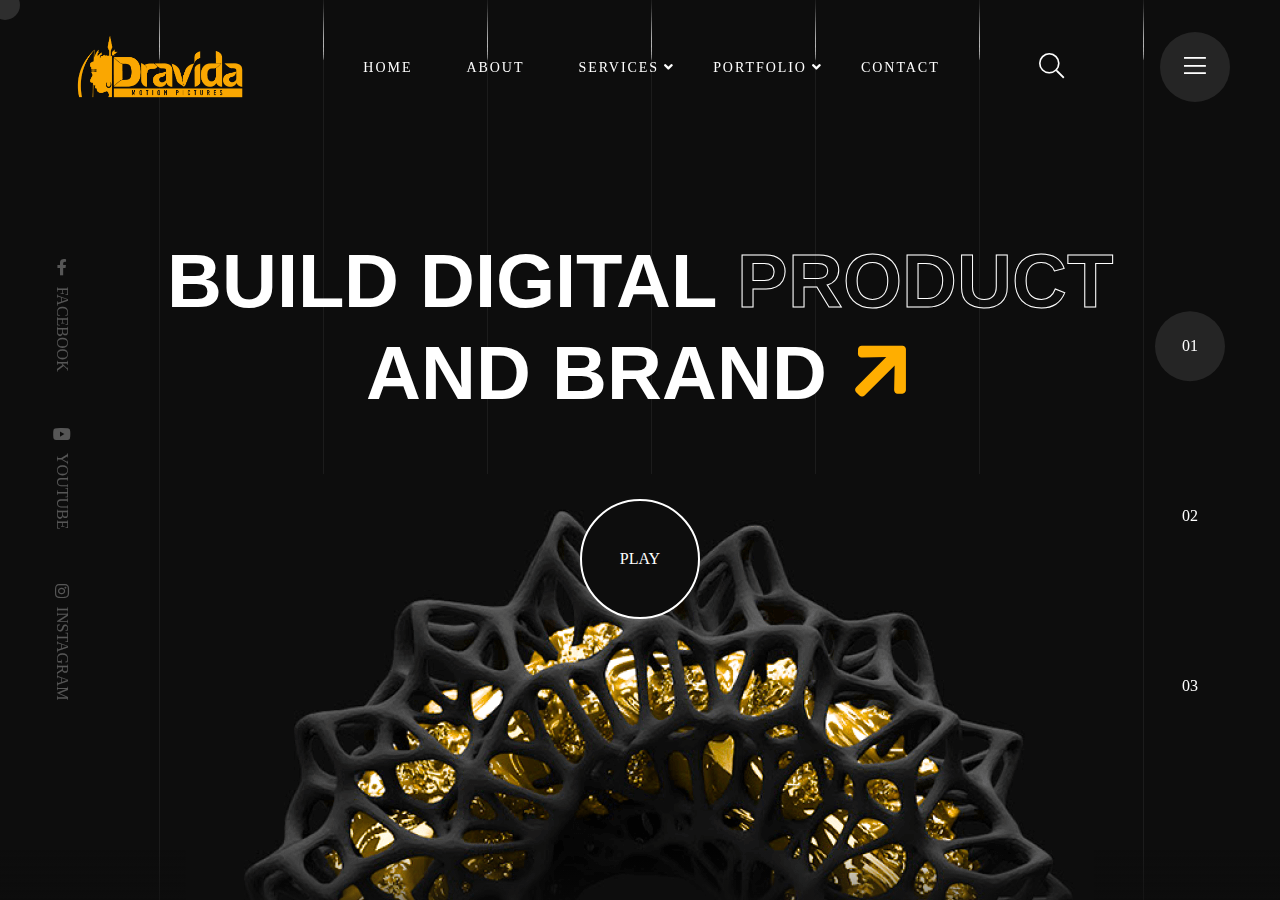
<file: index.html>
<!DOCTYPE html>
<html lang="en">
<head>
    <meta charset="UTF-8">
    <meta name="viewport" content="width=device-width, initial-scale=1.0">
    <title>DRAVIDA MOTION PICTURES - Advertising agency - Digital Studio  </title>
	<meta name="description" content="DRAVIDA MOTION PICTURES - Digital Marketing Agency ">
	<meta name="keywords" content="advertising, advertising agency, agency, agency theme, business, creative agency, digital, digital advertising, digital agency, digital marketing, digital marketing agency, digital theme, marketing, startup">
	<meta name="author" content="pn">
	<link rel="shortcut icon" href="dravida-motion-pictures-logo.png" type="image/x-icon">

</head>
<frameset rows="*,0" frameborder="no" border="0" framespacing="0">
    <frame src="Dravida/index.html" name="mainFrame" id="mainFrame" title="mainFrame" />
    
  </frameset>
  <noframes><body>
  </body></noframes>
</html>
</file>
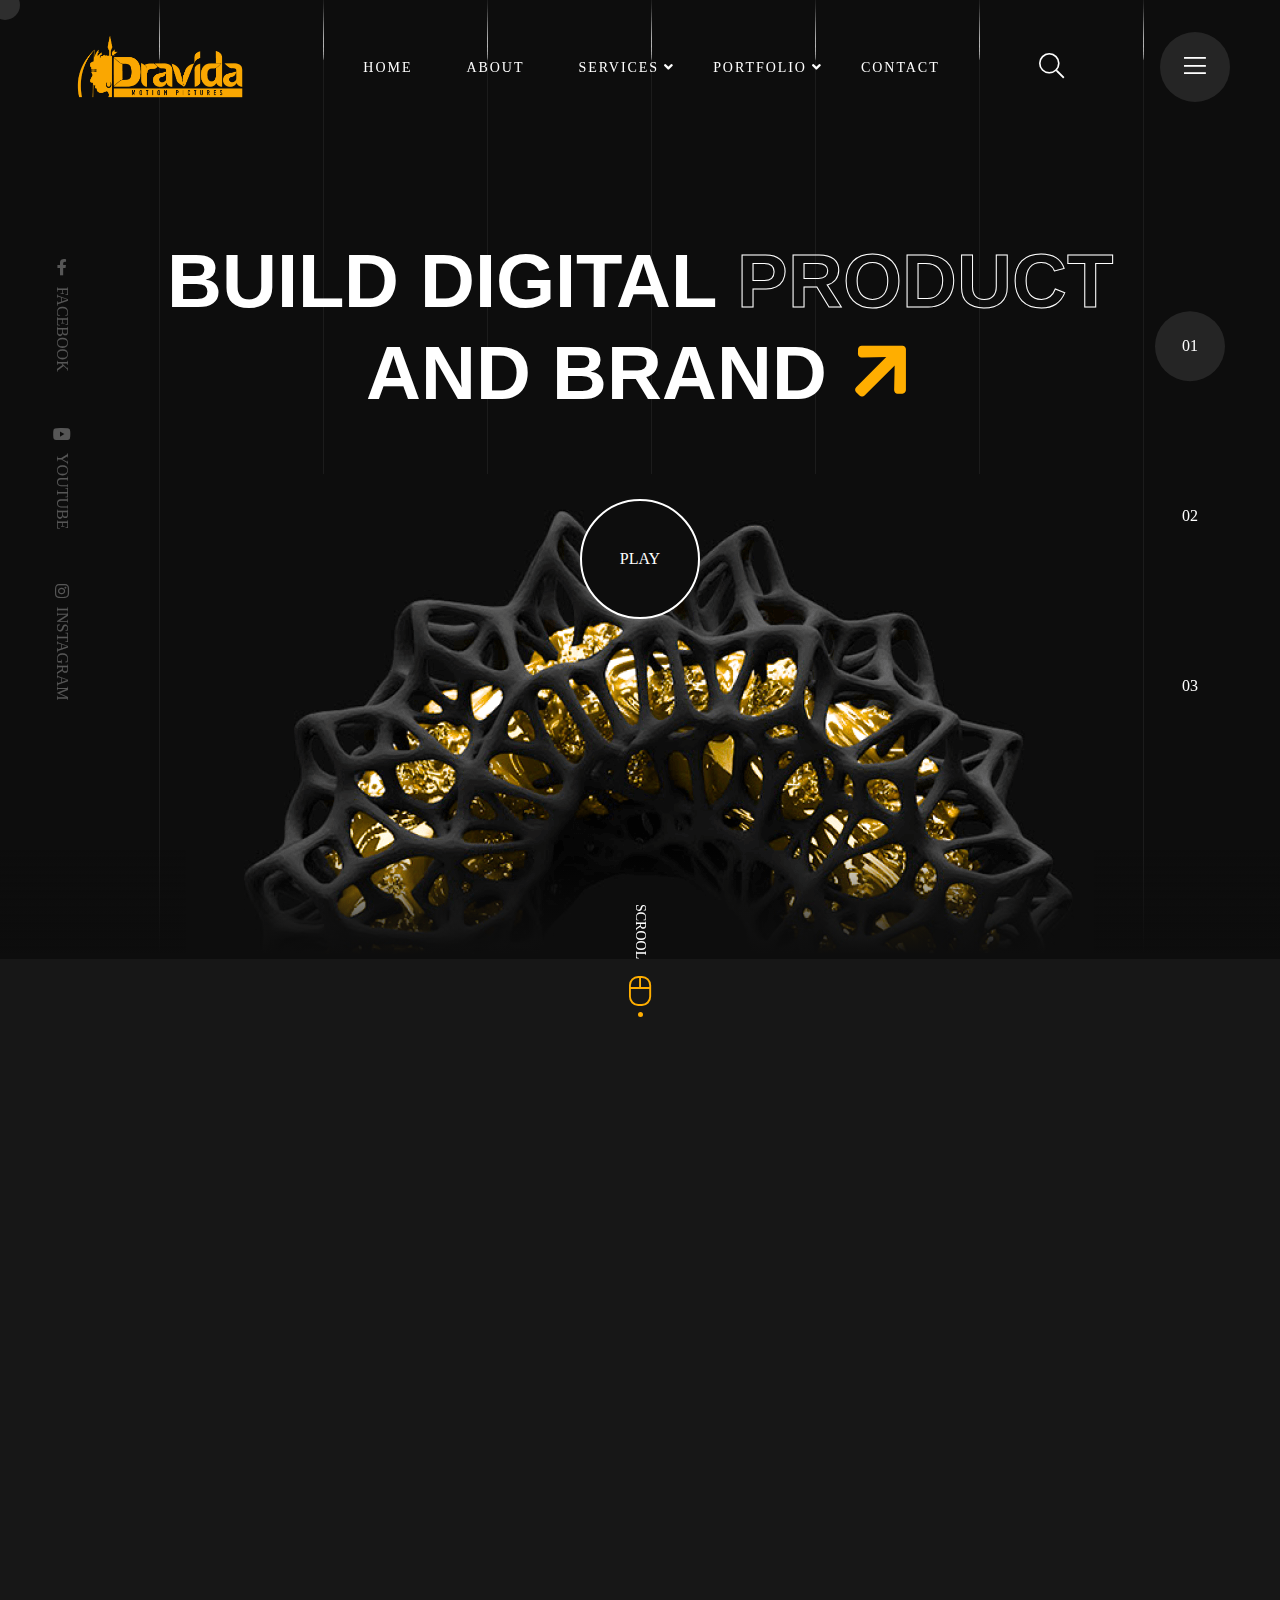
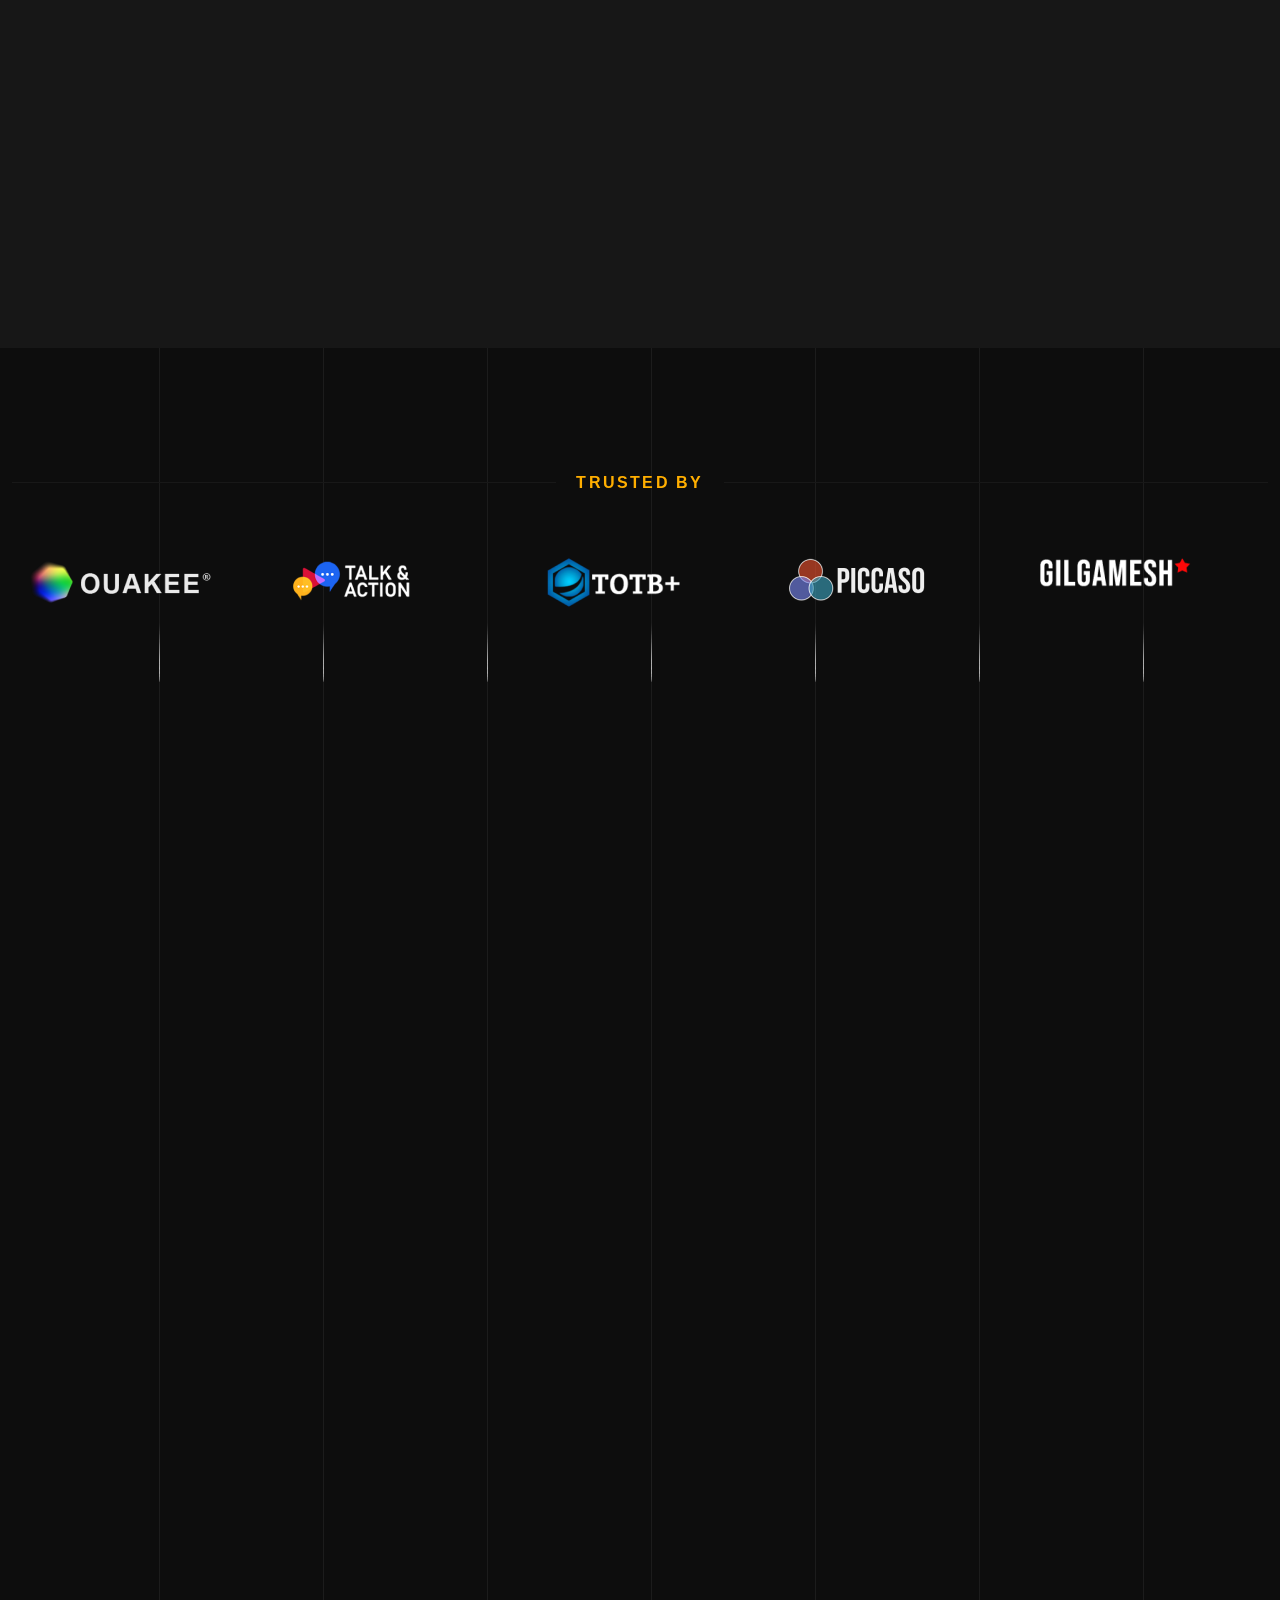
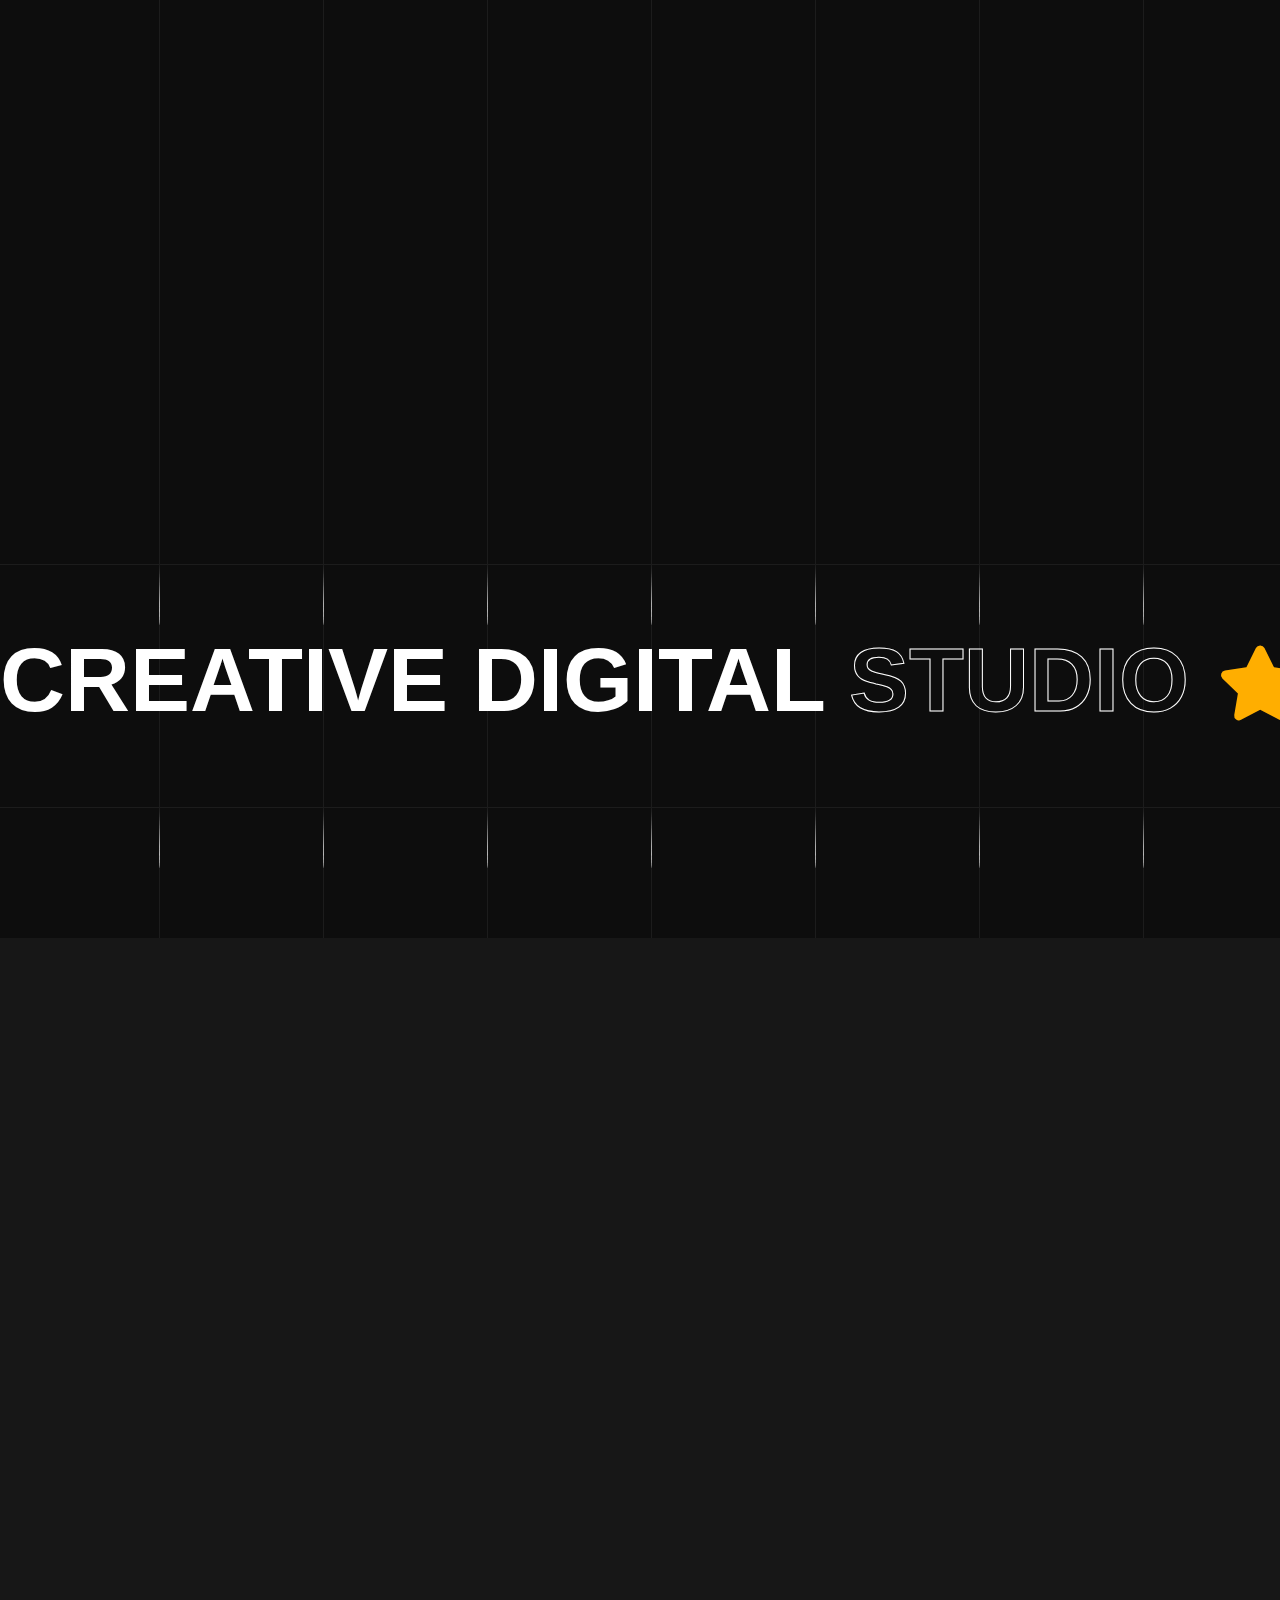
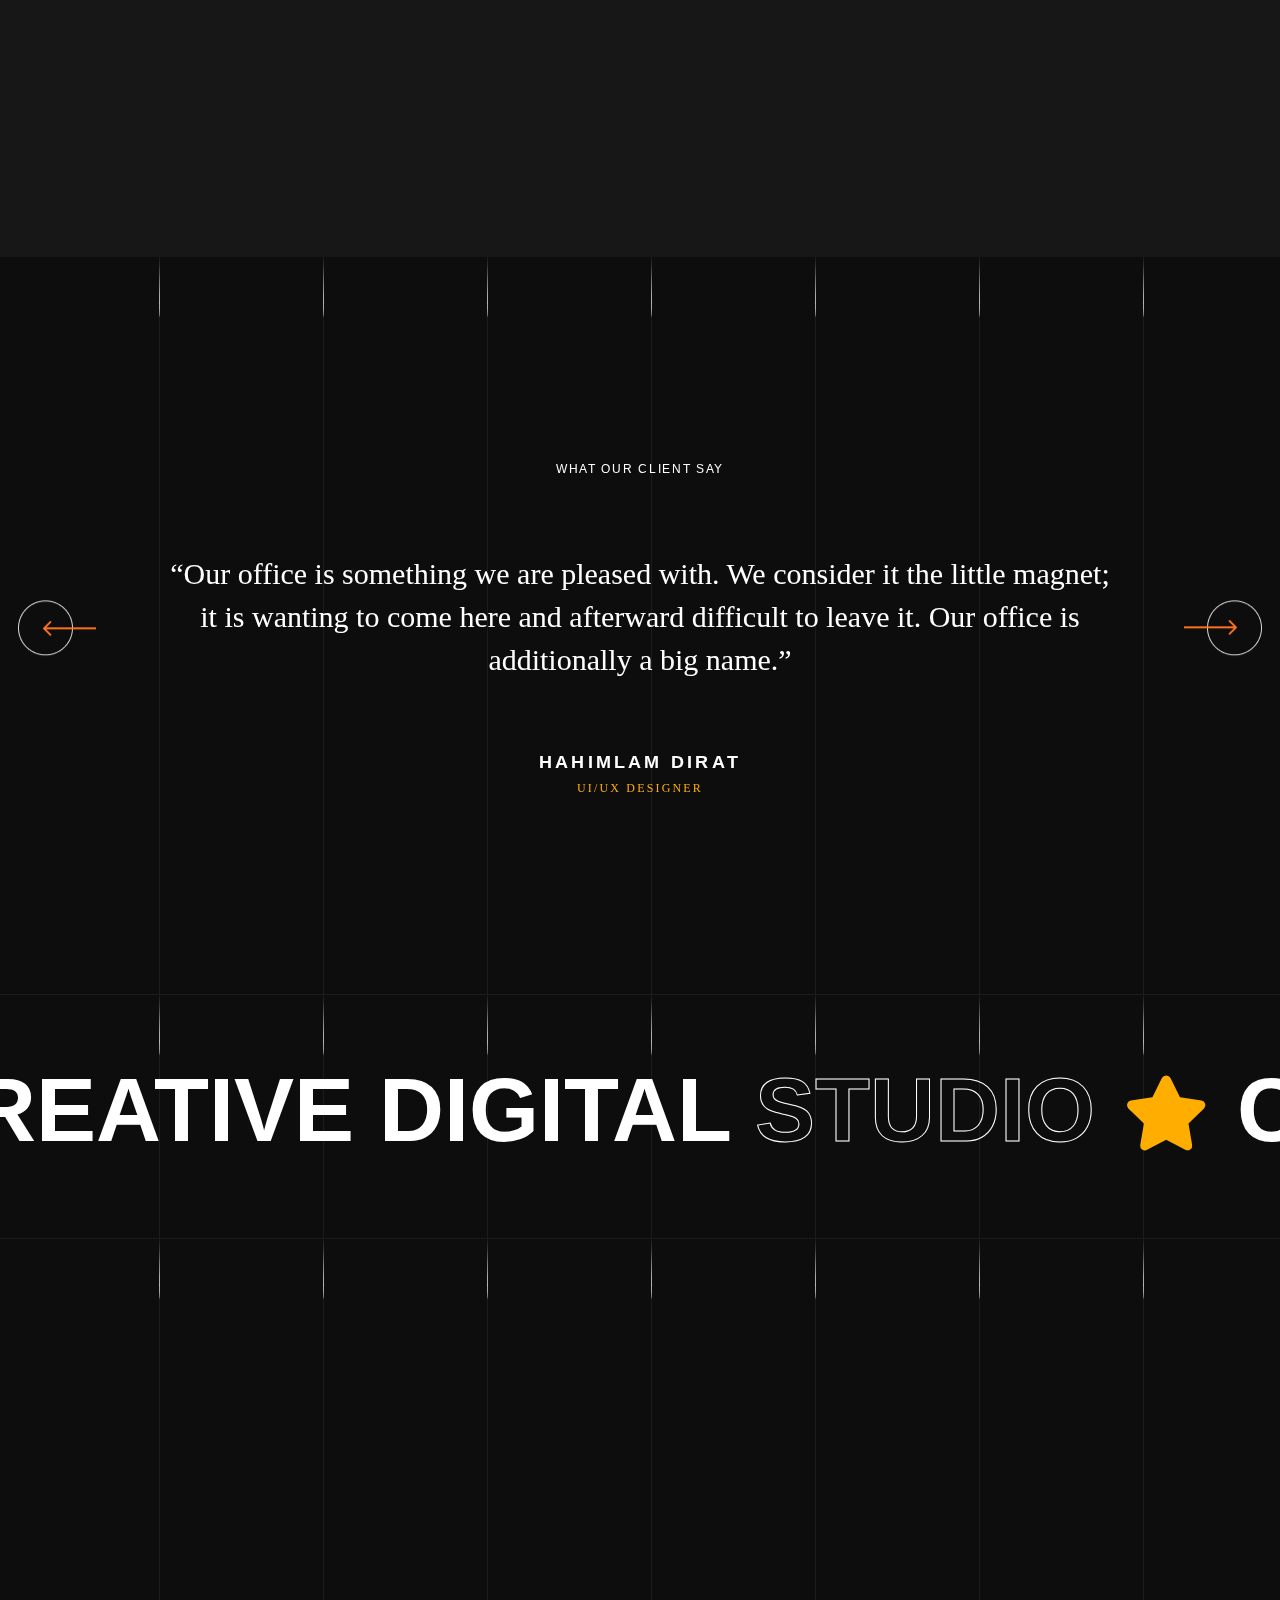
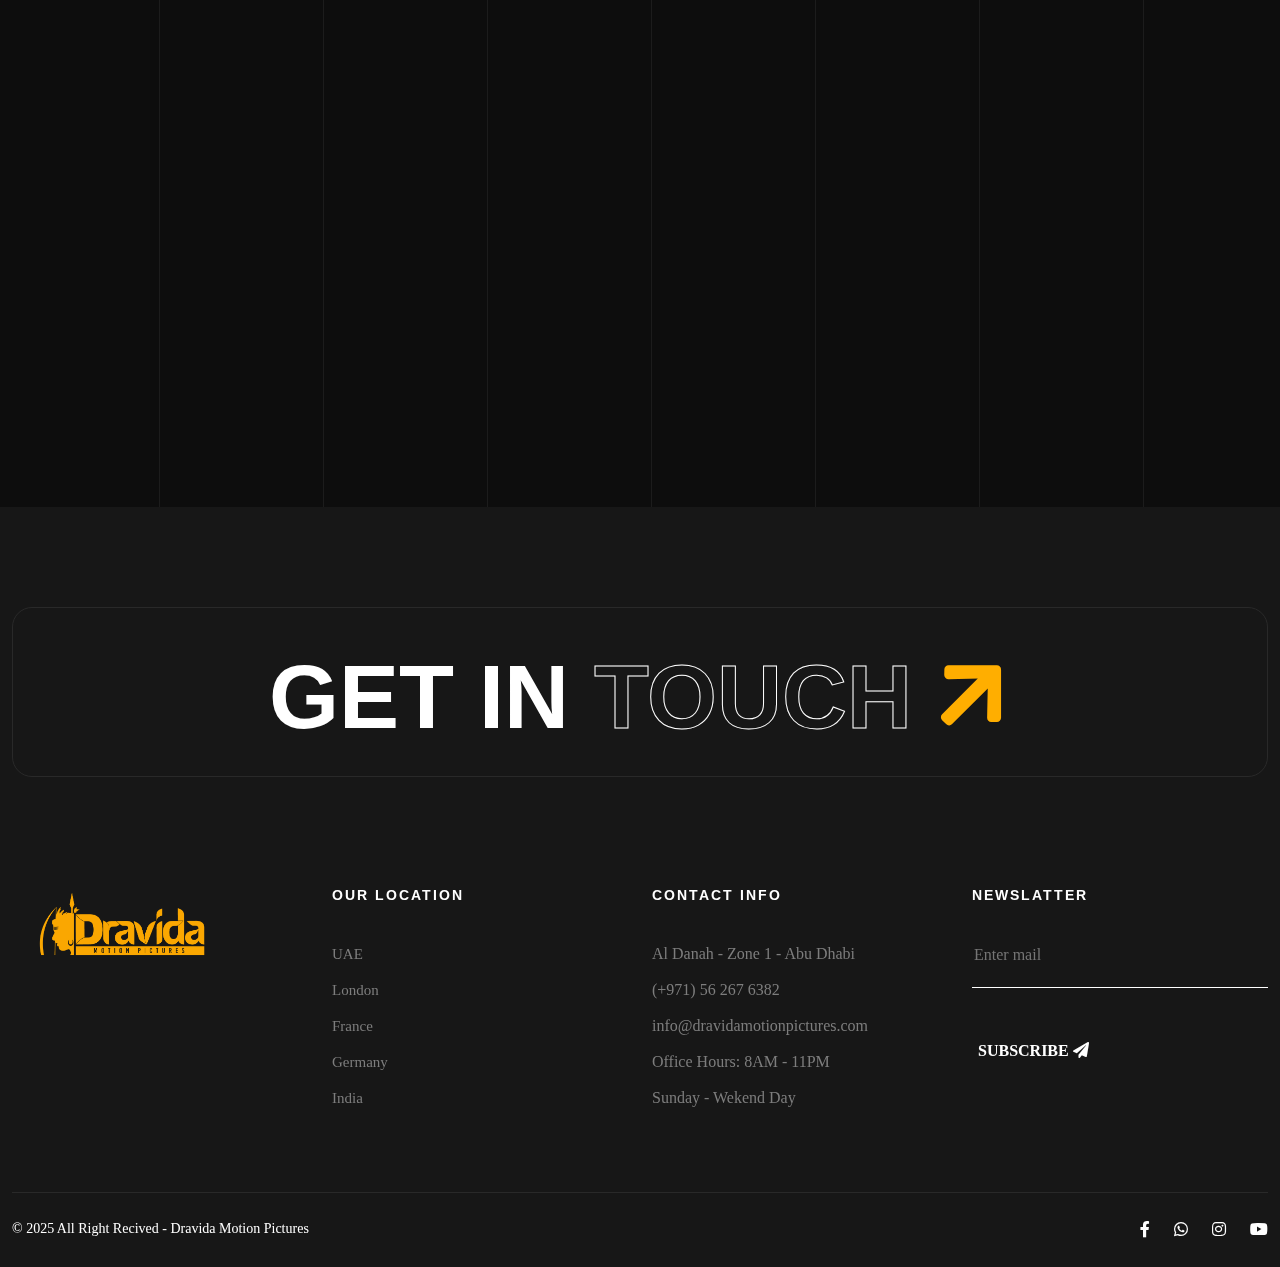
<file: Dravida/index.html>
<!DOCTYPE html>
<html lang="en">

<head>
	<meta charset="UTF-8">
	<title>DRAVIDA MOTION PICTURES - Advertising agency - Digital Studio  </title>
	<meta name="description" content="DRAVIDA MOTION PICTURES - Digital Marketing Agency ">
	<meta name="keywords" content="advertising, advertising agency, agency, agency theme, business, creative agency, digital, digital advertising, digital agency, digital marketing, digital marketing agency, digital theme, marketing, startup">
	<meta name="author" content="pn">
	<link rel="shortcut icon" href="assets/img/logo/logo/dravida-motion-pictures-logo.png" type="image/x-icon">
	<!-- Mobile Specific Meta -->
	<meta name="viewport" content="width=device-width, initial-scale=1">

	<link rel="stylesheet" href="assets/css/bootstrap.min.css">
	<link rel="stylesheet" href="assets/css/fontawesome-all.css">
	<link rel="stylesheet" href="assets/css/animate.css">
	<link rel="stylesheet" href="assets/css/video.min.css">
	<link rel="stylesheet" href="assets/css/slick-theme.css">
	<link rel="stylesheet" href="assets/css/slick.css">
	<link rel="stylesheet" href="assets/css/global.css">
	<link rel="stylesheet" href="assets/css/style.css">

	<script>
        var isNS = (navigator.appName == "PN") ? 1 : 0;
        if(navigator.appName == "PN") document.captureEvents(Event.MOUSEDOWN||Event.MOUSEUP);
        function mischandler(){
        return false;
        }
        function mousehandler(e){
        var myevent = (isNS) ? e : event;
        var eventbutton = (isNS) ? myevent.which : myevent.button;
        if((eventbutton==2)||(eventbutton==3)) return false;
        }
        document.oncontextmenu = mischandler;
        document.onmousedown = mousehandler;
        document.onmouseup = mousehandler;
        </script>


</head>
<body class="ori-digital-studio">
	<div id="preloader"></div>
	<div class="up">
		<a href="#" class="scrollup text-center"><i class="fas fa-chevron-up"></i></a>
	</div>
	<div class="cursor"></div>
<!-- Start of header section
	============================================= -->
	<header id="ori-header" class="ori-header-section header-style-one">
		<div class="ori-header-content-area">
			<div class="ori-header-content d-flex align-items-center justify-content-between">
				<div class="brand-logo">
					<a href=""><img src="assets/img/logo/logo/dravida-motion-pictures-logo-Abu-Dhabi.png" width="220" alt=""></a>
				</div>
				<div class="ori-main-navigation-area">
					<nav class="ori-main-navigation clearfix ul-li">
						<ul id="main-nav" class="nav navbar-nav clearfix">
							<li class="dropdown ori-megamenu">
								<a href="">Home</a>
								
							</li>
							<li><a href="about.html">About</a></li>
							
							<li class="dropdown">
								<a href="service.html">Services</a>
								<ul class="dropdown-menu clearfix">
									<li><a href="service.html">Services</a></li>
									<li class="dropdown">
										<a href="service-single.html">Service Details</a>
										<ul class="dropdown-menu clearfix">
												<li><a href="service-single.html">Photography</a></li>
												<li><a href="service-single.html">Videography</a></li>
												<li><a href="service-single.html">Logo Design</a></li>
												<li><a href="service-single.html">Brand Design</a></li>
											<li><a href="service-single.html">Digital Marketing</a></li>
											<li><a href="service-single.html">Product Design</a></li>
											<li><a href="service-single.html">Web Development</a></li>
											<li><a href="service-single.html">UI/UX Design</a></li>
											<li><a href="service-single.html">Mobile Solutions</a></li>
											<li><a href="service-single.html">App Development</a></li>
											<li><a href="service-single.html">Email Marketing</a></li>
										</ul>
									</li>
									
									<li><a href="faq.html">FAQ</a></li>
									
									<li><a href="mission.html">Mission & Vision</a></li>
								</ul>
							</li>
							
							<li class="dropdown">
								<a href="%21.html#">Portfolio</a>
								<ul class="dropdown-menu clearfix">
									<li><a href="portfolio.html">Portfolio </a></li>
									<li><a href="portfolio-single.html">Portfolio Details</a></li>
								</ul>
							</li>
							<li><a href="contact.html">Contact</a></li>
						</ul>
					</nav>
				</div>
				<div class="ori-header-sidebar-search d-flex align-items-center">
					<div class="ori-search-btn">
						<button class="search-box-outer"><i class="fal fa-search"></i></button>
					</div>
					<div class="ori-sidenav-btn navSidebar-button">
						<button><i class="fal fa-bars"></i></button>
					</div>
				</div>
			</div>
			<div class="mobile_menu position-relative">
				<div class="mobile_menu_button open_mobile_menu">
					<i class="fal fa-bars"></i>
				</div>
				<div class="mobile_menu_wrap">
					<div class="mobile_menu_overlay open_mobile_menu"></div>
					<div class="mobile_menu_content">
						<div class="mobile_menu_close open_mobile_menu">
							<i class="fal fa-times"></i>
						</div>
						<div class="m-brand-logo">
							<a  href=""><img src="assets/img/logo/logo/dravida-motion-pictures-logo-Abu-Dhabi.png" width="120" alt=""></a>
						</div>
						<nav class="mobile-main-navigation  clearfix ul-li">
							<ul id="m-main-nav" class="nav navbar-nav clearfix">
								<li >
									<a href="">Home</a>
									
								</li>
								<li><a href="about.html">About</a></li>
								
								<li class="dropdown">
									<a href="service.html">Services</a>
									<ul class="dropdown-menu clearfix">
										<li><a href="service.html">Services</a></li>
										<li class="dropdown">
											<a href="service-single.html">Services Details</a>
											<ul class="dropdown-menu clearfix">
												<li><a href="service-single.html">Photography</a></li>
												<li><a href="service-single.html">Videography</a></li>
												<li><a href="service-single.html">Logo Design</a></li>
												<li><a href="service-single.html">Brand Design</a></li>
												<li><a href="service-single.html">Digital Marketing</a></li>
												<li><a href="service-single.html">Product Design</a></li>
												<li><a href="service-single.html">Web Development</a></li>
											<li><a href="service-single.html">UI/UX Design</a></li>
												<li><a href="service-single.html">Mobile Solutions</a></li>
												<li><a href="service-single.html">App Development</a></li>
												<li><a href="service-single.html">Email Marketing</a></li>
											</ul>
										</li>
										
										<li><a href="faq.html">FAQ </a></li>
										
										<li><a href="mission.html">Mission & Vision</a></li>
									</ul>
								</li>
								
								<li class="dropdown">
									<a href="%21.html#">Portfolio</a>
									<ul class="dropdown-menu clearfix">
										<li><a href="portfolio.html">Portfolio </a></li>
										<li><a href="portfolio-single.html">Portfolio Details</a></li>
									</ul>
								</li>
								<li><a href="contact.html">Contact</a></li>
							</ul>
						</nav>
					</div>
				</div>
				<!-- /Mobile-Menu -->
			</div>
		</div>
	</header><!-- /header -->

	<!-- Search PopUp -->
	<div class="search-popup">
		<button class="close-search style-two"><span class="fal fa-times"></span></button>
		<button class="close-search"><span class="fa fa-arrow-up"></span></button>
		<form method="post" action="">
			<div class="form-group">
				<input type="search" name="search-field" value="" placeholder="Search Here" required="">
				<button type="submit"><i class="fa fa-search"></i></button>
			</div>
		</form>
	</div>
	<!-- Sidebar sidebar Item -->
	<div class="xs-sidebar-group info-group">
		<div class="xs-overlay xs-bg-black">
			<div class="row loader-area">
				<div class="col-3 preloader-wrap">
					<div class="loader-bg"></div>
				</div>
				<div class="col-3 preloader-wrap">
					<div class="loader-bg"></div>
				</div>
				<div class="col-3 preloader-wrap">
					<div class="loader-bg"></div>
				</div>
				<div class="col-3 preloader-wrap">
					<div class="loader-bg"></div>
				</div>
			</div>
		</div>
		<div class="xs-sidebar-widget">
			<div class="sidebar-widget-container">
				<div class="widget-heading">
					<a href="#" class="close-side-widget">
						X
					</a>
				</div>
				<div class="sidebar-textwidget">

					<div class="sidebar-info-contents headline pera-content">
						<div class="content-inner">
							<div class="logo">
								<a href="index.html"><img src="assets/img/logo/logo/dravida-motion-pictures-logo-Abu-Dhabi.png" width="220" alt=""></a>
							</div>
							<div class="content-box">
								<h5>About Us</h5>
								<p class="text">At Dravida Motion Pictures, creativity meets purpose. We are more than just an advertising agency—we are storytellers, dreamers, and strategists who craft campaigns that inspire, engage, and deliver results.</p>
							</div>
							<div class="gallery-box ul-li">
								
							</div>
							<div class="content-box">
								<h5>Social Account</h5>
								<ul class="social-box">
									<li><a href="https://www.instagram.com/dravida_motionpictures/" target="_blank" class="fab fa-instagram"></a></li>
									<li><a href="https://www.youtube.com/@dravida_motionpictures" target="_blank" class="fab fa-youtube"></a></li>
									<li><a href="https://www.facebook.com/dravidamotionpictures/" target="_blank" class="fab fa-facebook-f"></a></li>
									<li><a href="https://wa.me/971562676382#" target="_blank" class="fab fa-whatsapp"></a></li>
								</ul>
							</div>
						</div>
					</div>
				</div>
			</div>
		</div>
	</div>
<!-- End of header section
	============================================= -->

<!-- Start of Slider section
	============================================= -->
	<section id="ori-slider-1" class="ori-slider-section-1 position-relative">
		<div class="ori-slider-content-wrapper-1 postion-relative">
			<div class="ori-slider-social position-absolute text-uppercase ul-li">
				<ul>
					<li><a href="https://www.facebook.com/dravidamotionpictures/" target="_blank"><i class="fab fa-facebook-f"></i> Facebook</a></li>
					<li><a href="https://www.youtube.com/@dravida_motionpictures" target="_blank"><i class="fab fa-youtube"></i> Youtube</a></li>
					<li><a href="https://www.instagram.com/dravida_motionpictures/" target="_blank"><i class="fab fa-instagram"></i>Instagram</a></li>
				</ul>
			</div>
			<div class="ori-slider-wrap-1">
				<div  class="ori-slider-content-1 position-relative">
					<div class="ori-slider-text text-center  text-uppercase">
						<h1>Build Digital <span>PRoduct</span> 
							and Brand <i class="fas fa-arrow-right"></i>
						</h1>
						<div class="slider-play-btn">
							<a class="video_box d-flex align-items-center justify-content-center text-uppercase" href="https://www.youtube.com/watch?v=f17-br7b4R0">PLAY</a>
						</div>
						<div class="ori-slider-img position-absolute">
							<img src="assets/img/slider/slider-1.png" alt="">
						</div>
					</div>
				</div>
				<div class="ori-slider-content-1 position-relative">
					<div class="ori-slider-text text-center  text-uppercase">
						<h1>Build Digital <span>PRoduct</span> 
							and Brand <i class="fas fa-arrow-right"></i>
						</h1>
						<div class="slider-play-btn">
							<a class="video_box d-flex align-items-center justify-content-center text-uppercase" href="https://www.youtube.com/watch?v=f17-br7b4R0">PLAY</a>
						</div>
						<div class="ori-slider-img position-absolute">
							<img src="assets/img/slider/slider-1.png" alt="">
						</div>
					</div>
				</div>
				<div class="ori-slider-content-1 position-relative">
					<div class="ori-slider-text text-center  text-uppercase">
						<h1>Build Digital <span>PRoduct</span> 
							and Brand <i class="fas fa-arrow-right"></i>
						</h1>
						<div class="slider-play-btn">
							<a class="video_box d-flex align-items-center justify-content-center text-uppercase" href="https://www.youtube.com/watch?v=f17-br7b4R0">PLAY</a>
						</div>
						<div class="ori-slider-img position-absolute">
							<img src="assets/img/slider/slider-1.png" alt="">
						</div>
					</div>
				</div>
			</div>
			<div class="line_animation">
				<div class="line_area"></div>
				<div class="line_area"></div>
				<div class="line_area"></div>
				<div class="line_area"></div>
				<div class="line_area"></div>
				<div class="line_area"></div>
				<div class="line_area"></div>
				<div class="line_area"></div>
			</div>
		</div>
		<div  class="ori-slider-scroll position-absolute text-uppercase">
			<span>SCrool </span>
			<div class="scroll-mouse">
				<i class="fal fa-mouse"></i>
			</div>
		</div>
	</section>				
<!-- End of Slider section
	============================================= -->

<!-- Start of Service section
	============================================= -->
	<section id="ori-service-1" class="ori-service-section-1">
		<div class="ori-service-wrapper-1">
			<div class="container">
				<div class="ori-service-top-content-1 d-flex justify-content-between align-items-center">
					<div class="ori-section-title-1 text-uppercase wow fadeInLeft" data-wow-delay="200ms" data-wow-duration="1500ms">
						<h2>Modern digital <span> design experience</span></h2>
					</div>
					<div class="ori-btn-1 text-uppercase wow fadeInRight" data-wow-delay="300ms" data-wow-duration="1500ms">
						<a href="service.html">Our services</a>
					</div>
				</div>
				<div class="ori-service-content-1">
					<div class="row">
						<div class="col-lg-4 wow fadeInUp" data-wow-delay="400ms" data-wow-duration="1500ms">
							<div class="ori-service-inner-item position-relative">
								<div class="ori-service-more position-absolute">
									<a href="about.html"><i class="fas fa-arrow-right"></i></a>
								</div>
								<div class="ori-service-img-title position-relative">
									<div class="ori-service-img">
										<img src="assets/img/service/ser1.png" alt="">
									</div>
									<div class="ori-service-title text-center position-absolute">
										<h3>About us  <i class="fal fa-arrow-right"></i></h3>
									</div> 
								</div>
							</div>
						</div>
						<div class="col-lg-4 wow fadeInUp" data-wow-delay="600ms" data-wow-duration="1500ms">
							<div class="ori-service-inner-item position-relative">
								<div class="ori-service-more position-absolute">
									<a href="mission.html"><i class="fas fa-arrow-right"></i></a>
								</div>
								<div class="ori-service-img-title position-relative">
									<div class="ori-service-img">
										<img src="assets/img/service/ser2.png" alt="">
									</div>
									<div class="ori-service-title text-center position-absolute">
										<h3>Our Mission  <i class="fal fa-arrow-right"></i></h3>
									</div> 
								</div>
							</div>
						</div>
						<div class="col-lg-4 wow fadeInUp" data-wow-delay="800ms" data-wow-duration="1500ms">
							<div class="ori-service-inner-item position-relative">
								<div class="ori-service-more position-absolute">
									<a href="service.html"><i class="fas fa-arrow-right"></i></a>
								</div>
								<div class="ori-service-img-title position-relative">
									<div class="ori-service-img">
										<img src="assets/img/service/ser3.png" alt="">
									</div>
									<div class="ori-service-title text-center position-absolute">
										<h3>Our approach  <i class="fal fa-arrow-right"></i></h3>
									</div> 
								</div>
							</div>
						</div>
					</div>
				</div>
			</div>
		</div>
	</section>
<!-- End of Service section
	============================================= -->

<!-- Start of Sponsor section
	============================================= -->
	<section id="ori-sponsor-1" class="ori-sponsor-section-1 position-relative">
		<div class="container">
			<div class="ori-sponsor-title text-uppercase text-center">
				<h3><i></i> <span>Trusted by</span> <i></i> </h3>
			</div>
			<div class="ori-sponsor-content">
				<div class="ori-sponsor-slider">
					<div class="ori-sponsor-item">
						<div class="ori-sponsor-img">
							<a href="#">
								<img src="assets/img/sponsor/sp1.png" alt="">
							</a>
						</div>
					</div>
					<div class="ori-sponsor-item">
						<div class="ori-sponsor-img">
							<a href="#">
								<img src="assets/img/sponsor/sp2.png" alt="">
							</a>
						</div>
					</div>
					<div class="ori-sponsor-item">
						<div class="ori-sponsor-img">
							<a href="#">
								<img src="assets/img/sponsor/sp3.png" alt="">
							</a>
						</div>
					</div>
					<div class="ori-sponsor-item">
						<div class="ori-sponsor-img">
							<a href="#">
								<img src="assets/img/sponsor/sp4.png" alt="">
							</a>
						</div>
					</div>
					<div class="ori-sponsor-item">
						<div class="ori-sponsor-img">
							<a href="#">
								<img src="assets/img/sponsor/sp5.png" alt="">
							</a>
						</div>
					</div>
					<div class="ori-sponsor-item">
						<div class="ori-sponsor-img">
							<a href="#">
								<img src="assets/img/sponsor/sp1.png" alt="">
							</a>
						</div>
					</div>
					<div class="ori-sponsor-item">
						<div class="ori-sponsor-img">
							<a href="#">
								<img src="assets/img/sponsor/sp2.png" alt="">
							</a>
						</div>
					</div>
					<div class="ori-sponsor-item">
						<div class="ori-sponsor-img">
							<a href="#">
								<img src="assets/img/sponsor/sp3.png" alt="">
							</a>
						</div>
					</div>
				</div>
			</div>
		</div>
		<div class="line_animation">
			<div class="line_area"></div>
			<div class="line_area"></div>
			<div class="line_area"></div>
			<div class="line_area"></div>
			<div class="line_area"></div>
			<div class="line_area"></div>
			<div class="line_area"></div>
			<div class="line_area"></div>
		</div>
	</section>				
<!-- End of Sponsor section
	============================================= -->

<!-- Start of Project section
	============================================= -->
	<section id="ori-project-1" class="ori-project-section-1 position-relative">
		<div class="container">
			<div class="ori-project-content-1 position-relative">
				<div class="row">
					<div class="col-lg-4">
						<div class="ori-project-tab-btn-content">
							<div class="ori-section-title-1 text-uppercase wow fadeInUp" data-wow-delay="200ms" data-wow-duration="1500ms">
								<h2>complete <span> project</span></h2>
							</div>
							<div class="ori-project-tab-btn ul-li-block text-uppercase wow fadeInUp" data-wow-delay="400ms" data-wow-duration="1500ms">
								<ul class="nav nav-pills" id="pills-tab" role="tablist">
									<li class="nav-item" role="presentation">
										<button class="nav-link active" id="pills-home-tab" data-bs-toggle="pill" data-bs-target="#pills-home" type="button" role="tab" aria-controls="pills-home" aria-selected="true">Photography & Videography</button>
									</li>
									<li class="nav-item" role="presentation">
										<button class="nav-link" id="pills-profile-tab" data-bs-toggle="pill" data-bs-target="#pills-profile" type="button" role="tab" aria-controls="pills-profile" aria-selected="false">Digital Art</button>
									</li>
									<li class="nav-item" role="presentation">
										<button class="nav-link" id="pills-contact-tab" data-bs-toggle="pill" data-bs-target="#pills-contact" type="button" role="tab" aria-controls="pills-contact" aria-selected="false">Branding Design</button>
									</li>
									<li class="nav-item" role="presentation">
										<button class="nav-link" id="interior-tab" data-bs-toggle="pill" data-bs-target="#interior" type="button" role="tab" aria-controls="pills-contact" aria-selected="false">Web Project</button>
									</li>
									<li class="nav-item" role="presentation">
										<button class="nav-link" id="construction-tab" data-bs-toggle="pill" data-bs-target="#construction" type="button" role="tab" aria-controls="pills-contact" aria-selected="false">Graphic Design</button>
									</li>
								</ul>
							</div>
						</div>
					</div>
					<div class="col-lg-8">
						<div class="ori-project-tab-content wow fadeInUp" data-wow-delay="500ms" data-wow-duration="1500ms">
							<div class="tab-content" id="pills-tabContent">
								<div class="tab-pane fade show active" id="pills-home" role="tabpanel" aria-labelledby="pills-home-tab">
									<div class="ori-project-item-1 position-relative">
										<div class="ori-project-img">
											<img src="assets/img/project/pro1.png" alt="">
										</div>
										<div class="ori-project-text position-absolute">
											<h3><a href="portfolio-single.html">Portrait Man Digital Art</a></h3>
											<span class="text-uppercase project-category"><a href="#">Baskcate Ball Art</a></span>
										</div>
										<div class="ori-project-link position-absolute">
											<a href="portfolio-single.html"><i class="fas fa-arrow-right"></i></a>
										</div>
									</div>
									<div class="ori-project-item-1 position-relative">
										<div class="ori-project-img">
											<img src="assets/img/project/pro2.png" alt="">
										</div>
										<div class="ori-project-text position-absolute">
											<h3><a href="portfolio-single.html">Portrait Man Digital Art</a></h3>
											<span class="text-uppercase project-category"><a href="#">Baskcate Ball Art</a></span>
										</div>
										<div class="ori-project-link position-absolute">
											<a href="portfolio-single.html"><i class="fas fa-arrow-right"></i></a>
										</div>
									</div>
									<div class="ori-project-item-1 position-relative">
										<div class="ori-project-img">
											<img src="assets/img/project/pro3.png" alt="">
										</div>
										<div class="ori-project-text position-absolute">
											<h3><a href="portfolio-single.html">Portrait Man Digital Art</a></h3>
											<span class="text-uppercase project-category"><a href="#">Baskcate Ball Art</a></span>
										</div>
										<div class="ori-project-link position-absolute">
											<a href="portfolio-single.html"><i class="fas fa-arrow-right"></i></a>
										</div>
									</div>
								</div>
								<div class="tab-pane fade" id="pills-profile" role="tabpanel" aria-labelledby="pills-home-tab">
									<div class="ori-project-item-1 position-relative">
										<div class="ori-project-img">
											<img src="assets/img/project/pro1.png" alt="">
										</div>
										<div class="ori-project-text position-absolute">
											<h3><a href="portfolio-single.html">Portrait Man Digital Art</a></h3>
											<span class="text-uppercase project-category"><a href="#">Baskcate Ball Art</a></span>
										</div>
										<div class="ori-project-link position-absolute">
											<a href="portfolio-single.html"><i class="fas fa-arrow-right"></i></a>
										</div>
									</div>
									<div class="ori-project-item-1 position-relative">
										<div class="ori-project-img">
											<img src="assets/img/project/pro2.png" alt="">
										</div>
										<div class="ori-project-text position-absolute">
											<h3><a href="portfolio-single.html">Portrait Man Digital Art</a></h3>
											<span class="text-uppercase project-category"><a href="#">Baskcate Ball Art</a></span>
										</div>
										<div class="ori-project-link position-absolute">
											<a href="portfolio-single.html"><i class="fas fa-arrow-right"></i></a>
										</div>
									</div>
									<div class="ori-project-item-1 position-relative">
										<div class="ori-project-img">
											<img src="assets/img/project/pro3.png" alt="">
										</div>
										<div class="ori-project-text position-absolute">
											<h3><a href="portfolio-single.html">Portrait Man Digital Art</a></h3>
											<span class="text-uppercase project-category"><a href="#">Baskcate Ball Art</a></span>
										</div>
										<div class="ori-project-link position-absolute">
											<a href="portfolio-single.html"><i class="fas fa-arrow-right"></i></a>
										</div>
									</div>
								</div>
								<div class="tab-pane fade" id="pills-contact" role="tabpanel" aria-labelledby="pills-home-tab">
									<div class="ori-project-item-1 position-relative">
										<div class="ori-project-img">
											<img src="assets/img/project/pro1.png" alt="">
										</div>
										<div class="ori-project-text position-absolute">
											<h3><a href="portfolio-single.html">Portrait Man Digital Art</a></h3>
											<span class="text-uppercase project-category"><a href="#">Baskcate Ball Art</a></span>
										</div>
										<div class="ori-project-link position-absolute">
											<a href="portfolio-single.html"><i class="fas fa-arrow-right"></i></a>
										</div>
									</div>
									<div class="ori-project-item-1 position-relative">
										<div class="ori-project-img">
											<img src="assets/img/project/pro2.png" alt="">
										</div>
										<div class="ori-project-text position-absolute">
											<h3><a href="portfolio-single.html">Portrait Man Digital Art</a></h3>
											<span class="text-uppercase project-category"><a href="#">Baskcate Ball Art</a></span>
										</div>
										<div class="ori-project-link position-absolute">
											<a href="portfolio-single.html"><i class="fas fa-arrow-right"></i></a>
										</div>
									</div>
									<div class="ori-project-item-1 position-relative">
										<div class="ori-project-img">
											<img src="assets/img/project/pro3.png" alt="">
										</div>
										<div class="ori-project-text position-absolute">
											<h3><a href="portfolio-single.html">Portrait Man Digital Art</a></h3>
											<span class="text-uppercase project-category"><a href="#">Baskcate Ball Art</a></span>
										</div>
										<div class="ori-project-link position-absolute">
											<a href="portfolio-single.html"><i class="fas fa-arrow-right"></i></a>
										</div>
									</div>
								</div>
								<div class="tab-pane fade" id="interior" role="tabpanel" aria-labelledby="pills-home-tab">
									<div class="ori-project-item-1 position-relative">
										<div class="ori-project-img">
											<img src="assets/img/project/pro1.png" alt="">
										</div>
										<div class="ori-project-text position-absolute">
											<h3><a href="portfolio-single.html">Portrait Man Digital Art</a></h3>
											<span class="text-uppercase project-category"><a href="#">Baskcate Ball Art</a></span>
										</div>
										<div class="ori-project-link position-absolute">
											<a href="portfolio-single.html"><i class="fas fa-arrow-right"></i></a>
										</div>
									</div>
									<div class="ori-project-item-1 position-relative">
										<div class="ori-project-img">
											<img src="assets/img/project/pro2.png" alt="">
										</div>
										<div class="ori-project-text position-absolute">
											<h3><a href="portfolio-single.html">Portrait Man Digital Art</a></h3>
											<span class="text-uppercase project-category"><a href="#">Baskcate Ball Art</a></span>
										</div>
										<div class="ori-project-link position-absolute">
											<a href="portfolio-single.html"><i class="fas fa-arrow-right"></i></a>
										</div>
									</div>
									<div class="ori-project-item-1 position-relative">
										<div class="ori-project-img">
											<img src="assets/img/project/pro3.png" alt="">
										</div>
										<div class="ori-project-text position-absolute">
											<h3><a href="portfolio-single.html">Portrait Man Digital Art</a></h3>
											<span class="text-uppercase project-category"><a href="#">Baskcate Ball Art</a></span>
										</div>
										<div class="ori-project-link position-absolute">
											<a href="portfolio-single.html"><i class="fas fa-arrow-right"></i></a>
										</div>
									</div>
								</div>
								<div class="tab-pane fade" id="construction" role="tabpanel" aria-labelledby="pills-home-tab">
									<div class="ori-project-item-1 position-relative">
										<div class="ori-project-img">
											<img src="assets/img/project/pro1.png" alt="">
										</div>
										<div class="ori-project-text position-absolute">
											<h3><a href="portfolio-single.html">Portrait Man Digital Art</a></h3>
											<span class="text-uppercase project-category"><a href="#">Baskcate Ball Art</a></span>
										</div>
										<div class="ori-project-link position-absolute">
											<a href="portfolio-single.html"><i class="fas fa-arrow-right"></i></a>
										</div>
									</div>
									<div class="ori-project-item-1 position-relative">
										<div class="ori-project-img">
											<img src="assets/img/project/pro2.png" alt="">
										</div>
										<div class="ori-project-text position-absolute">
											<h3><a href="portfolio-single.html">Portrait Man Digital Art</a></h3>
											<span class="text-uppercase project-category"><a href="#">Baskcate Ball Art</a></span>
										</div>
										<div class="ori-project-link position-absolute">
											<a href="portfolio-single.html"><i class="fas fa-arrow-right"></i></a>
										</div>
									</div>
									<div class="ori-project-item-1 position-relative">
										<div class="ori-project-img">
											<img src="assets/img/project/pro3.png" alt="">
										</div>
										<div class="ori-project-text position-absolute">
											<h3><a href="portfolio-single.html">Portrait Man Digital Art</a></h3>
											<span class="text-uppercase project-category"><a href="#">Baskcate Ball Art</a></span>
										</div>
										<div class="ori-project-link position-absolute">
											<a href="portfolio-single.html"><i class="fas fa-arrow-right"></i></a>
										</div>
									</div>
								</div>
							</div>
						</div>
					</div>
				</div>
				<div class="ori-btn-1 position-absolute text-uppercase wow fadeInUp" data-wow-delay="400ms" data-wow-duration="1500ms">
					<a href="portfolio.html">Visit our all work</a>
				</div>
			</div>
		</div>
		<div class="line_animation">
			<div class="line_area"></div>
			<div class="line_area"></div>
			<div class="line_area"></div>
			<div class="line_area"></div>
			<div class="line_area"></div>
			<div class="line_area"></div>
			<div class="line_area"></div>
			<div class="line_area"></div>
		</div>
	</section>		
<!-- End of Project section
	============================================= -->

<!-- Start of Text scroll section
	============================================= -->
	<section id="ori-text-scroll-1" class="ori-text-scroll-section-1 position-relative">
		<div class="ori-text-scroll-content">
			<div class="ori-text-scroll-item-1 text-uppercase">
				<h3>Creative Digital <span>Studio</span></h3>
				<span class="ori-text-scroll-icon"><i class="fas fa-star"></i></span>
				<h3>Creative Digital <span>Agency</span></h3>
				<span class="ori-text-scroll-icon"><i class="fas fa-star"></i></span>
			</div>
		</div>
		<div class="line_animation">
			<div class="line_area"></div>
			<div class="line_area"></div>
			<div class="line_area"></div>
			<div class="line_area"></div>
			<div class="line_area"></div>
			<div class="line_area"></div>
			<div class="line_area"></div>
			<div class="line_area"></div>
		</div>
	</section>		
<!-- End of Text scroll section
	============================================= -->

<!-- Start of Team section
	============================================= -->
	<section id="ori-team-1" class="ori-team-section-1 position-relative">
		<div class="ori-team-content-area">
			<div class="container">
				<div class="ori-team-top-content-1 d-flex justify-content-between align-items-center">
					<div class="ori-section-title-1 text-uppercase wow fadeInLeft" data-wow-delay="200ms" data-wow-duration="1500ms">
						<h2>Meet our team of <span>professional</span></h2>
					</div>
					<div class="ori-btn-1 text-uppercase wow fadeInRight" data-wow-delay="300ms" data-wow-duration="1500ms">
						<a href="team.html">all Team Member</a>
					</div>
				</div>
				<div class="ori-team-content-1">
					<div class="row">
						<div class="col-lg-4 wow fadeInUp" data-wow-delay="400ms" data-wow-duration="1500ms">
							<div class="ori-team-inner-item position-relative">
								<div class="ori-team-img">
									<img src="assets/img/team/tm1.png" alt="">
								</div>
								<div class="ori-team-text text-center position-absolute">
									<h3><a href="team-single.html">Alextina Ditarson</a></h3>
									<span>GRAPHIC DESIGNER</span>
								</div>
								<div class="ori-team-social text-center position-absolute">
									<a href="#"><i class="fab fa-facebook-f"></i></a>
									<a href="#"><i class="fab fa-twitter"></i></a>
									<a href="#"><i class="fab fa-instagram"></i></a>
									<a href="#"><i class="fab fa-youtube"></i></a>
								</div>
							</div>
						</div>
						<div class="col-lg-4 wow fadeInUp" data-wow-delay="600ms" data-wow-duration="1500ms">
							<div class="ori-team-inner-item position-relative">
								<div class="ori-team-img">
									<img src="assets/img/team/tm2.png" alt="">
								</div>
								<div class="ori-team-text text-center position-absolute">
									<h3><a href="team-single.html">Alextina Ditarson</a></h3>
									<span>GRAPHIC DESIGNER</span>
								</div>
								<div class="ori-team-social text-center position-absolute">
									<a href="#"><i class="fab fa-facebook-f"></i></a>
									<a href="#"><i class="fab fa-twitter"></i></a>
									<a href="#"><i class="fab fa-instagram"></i></a>
									<a href="#"><i class="fab fa-youtube"></i></a>
								</div>
							</div>
						</div>
						<div class="col-lg-4 wow fadeInUp" data-wow-delay="800ms" data-wow-duration="1500ms">
							<div class="ori-team-inner-item position-relative">
								<div class="ori-team-img">
									<img src="assets/img/team/tm3.png" alt="">
								</div>
								<div class="ori-team-text text-center position-absolute">
									<h3><a href="team-single.html">Alextina Ditarson</a></h3>
									<span>GRAPHIC DESIGNER</span>
								</div>
								<div class="ori-team-social text-center position-absolute">
									<a href="#"><i class="fab fa-facebook-f"></i></a>
									<a href="#"><i class="fab fa-twitter"></i></a>
									<a href="#"><i class="fab fa-instagram"></i></a>
									<a href="#"><i class="fab fa-youtube"></i></a>
								</div>
							</div>
						</div>
					</div>
				</div>
			</div>
		</div>
		<div class="line_animation">
			<div class="line_area"></div>
			<div class="line_area"></div>
			<div class="line_area"></div>
			<div class="line_area"></div>
			<div class="line_area"></div>
			<div class="line_area"></div>
			<div class="line_area"></div>
			<div class="line_area"></div>
		</div>
	</section>
<!-- End of Team section
	============================================= -->

<!-- Start of Testimonial section
	============================================= -->
	<section id="ori-testimonial-1" class="ori-testimonial-section-1 position-relative">
		<div class="ori-vector-bg position-absolute wow fadeInUp" data-wow-delay="400ms" data-wow-duration="1500ms">
			<img src="assets/img/vector/tst-vector1.png" alt="">
		</div>
		<div class="container">
			<div class="ori-testimonial-content-1 position-relative">
				<div class="ori-testimonial-title text-center text-uppercase">
					<h3>What our Client say</h3>
				</div>
				<div class="ori-testimonial-slider-1">
					<div class="ori-testimonial-item-area">
						<div class="ori-testimonial-item-1">
							<div class="ori-testimonial-text text-center pera-content">
								<p>“Our office is something we are pleased with. We consider it the little magnet; it is wanting to come here and afterward difficult to leave it. Our office is additionally a big name.”
								</p>
								<div class="ori-testimonial-author text-center text-uppercase">
									<h4>Hahimlam Dirat</h4>
									<span>ui/ux Designer</span>
								</div>
							</div>
						</div>
					</div>
					<div class="ori-testimonial-item-area">
						<div class="ori-testimonial-item-1">
							<div class="ori-testimonial-text text-center pera-content">
								<p>“Our office is something we are pleased with. We consider it the little magnet; it is wanting to come here and afterward difficult to leave it. Our office is additionally a big name.”
								</p>
								<div class="ori-testimonial-author text-center text-uppercase">
									<h4>Hahimlam Dirat</h4>
									<span>ui/ux Designer</span>
								</div>
							</div>
						</div>
					</div>
					<div class="ori-testimonial-item-area">
						<div class="ori-testimonial-item-1">
							<div class="ori-testimonial-text text-center pera-content">
								<p>“Our office is something we are pleased with. We consider it the little magnet; it is wanting to come here and afterward difficult to leave it. Our office is additionally a big name.”
								</p>
								<div class="ori-testimonial-author text-center text-uppercase">
									<h4>Hahimlam Dirat</h4>
									<span>ui/ux Designer</span>
								</div>
							</div>
						</div>
					</div>
				</div>
				<div class="carousel_nav">
					<button type="button" class="testi-left_arrow"><img src="assets/img/vector/prev.png" alt=""></button>
					<button type="button" class="testi-right_arrow"><img src="assets/img/vector/next.png" alt=""></button>
				</div>
			</div>
		</div>
		<div class="line_animation">
			<div class="line_area"></div>
			<div class="line_area"></div>
			<div class="line_area"></div>
			<div class="line_area"></div>
			<div class="line_area"></div>
			<div class="line_area"></div>
			<div class="line_area"></div>
			<div class="line_area"></div>
		</div>
	</section>				
<!-- End of Testimonial section
	============================================= -->	 

<!-- Start of Text scroll section
	============================================= -->
	<section id="ori-text-scroll-2" class="ori-text-scroll-section-2 position-relative">
		<div class="ori-text-scroll-content">
			<div class="ori-text-scroll-item-2 clearfix text-uppercase">
				<h3>Creative Digital <span>Studio</span></h3>
				<span class="ori-text-scroll-icon"><i class="fas fa-star"></i></span>
				<h3>Creative Digital <span>Agency</span></h3>
				<span class="ori-text-scroll-icon"><i class="fas fa-star"></i></span>
			</div>
		</div>
		<div class="line_animation">
			<div class="line_area"></div>
			<div class="line_area"></div>
			<div class="line_area"></div>
			<div class="line_area"></div>
			<div class="line_area"></div>
			<div class="line_area"></div>
			<div class="line_area"></div>
			<div class="line_area"></div>
		</div>
	</section>		
<!-- End of Text scroll section
	============================================= -->

<!-- Start of Blog section
	============================================= -->
	<section id="ori-blog-1" class="ori-blog-section-1 position-relative">
		<div class="container">
			<div class="ori-blog-top-content-1 d-flex justify-content-between align-items-center">
				<div class="ori-section-title-1 text-uppercase wow fadeInLeft" data-wow-delay="200ms" data-wow-duration="1500ms">
					<h2>latest <span>posts</span></h2>
				</div>
				<div class="ori-btn-1 text-uppercase wow fadeInRight" data-wow-delay="300ms" data-wow-duration="1500ms">
					<a href="blog.html">See all blogs</a>
				</div>
			</div>
			<div class="ori-blog-content-1">
				<div class="row">
					<div class="col-lg-4 wow fadeInUp" data-wow-delay="400ms" data-wow-duration="1500ms">
						<div class="ori-blog-inner-item">
							<div class="blog-inner-img">
								<img src="assets/img/blog/blg1.png" alt="">
							</div>
							<div class="blog-inner-text">
								<h3><a href="blog-single.html">Accelerating UX Maturity With A Breakthrough Project</a></h3>
								<a class="read-more text-uppercase" href="blog-single.html">Read more <i class="fal fa-chevron-right"></i></a>
							</div>
						</div>
					</div>
					<div class="col-lg-4 wow fadeInUp" data-wow-delay="600ms" data-wow-duration="1500ms">
						<div class="ori-blog-inner-item">
							<div class="blog-inner-img">
								<img src="assets/img/blog/blg2.png" alt="">
							</div>
							<div class="blog-inner-text">
								<h3><a href="blog-single.html">Jump Into July (2022 Desktop Wallpapers Edition)</a></h3>
								<a class="read-more text-uppercase" href="blog-single.html">Read more <i class="fal fa-chevron-right"></i></a>
							</div>
						</div>
					</div>
					<div class="col-lg-4 wow fadeInUp" data-wow-delay="800ms" data-wow-duration="1500ms">
						<div class="ori-blog-inner-item">
							<div class="blog-inner-img">
								<img src="assets/img/blog/blg3.png" alt="">
							</div>
							<div class="blog-inner-text">
								<h3><a href="blog-single.html">How To Build A Localized Website With Hugo And Strapi</a></h3>
								<a class="read-more text-uppercase" href="blog-single.html">Read more <i class="fal fa-chevron-right"></i></a>
							</div>
						</div>
					</div>
				</div>
			</div>
		</div>
		<div class="line_animation">
			<div class="line_area"></div>
			<div class="line_area"></div>
			<div class="line_area"></div>
			<div class="line_area"></div>
			<div class="line_area"></div>
			<div class="line_area"></div>
			<div class="line_area"></div>
			<div class="line_area"></div>
		</div>
	</section>	
<!-- End of Blog section
	============================================= -->

<!-- Start of Footer section
	============================================= -->
	<footer id="ori-footer" class="ori-footer-section footer-style-one">
		<div class="container">
			<div class="ori-footer-title text-center text-uppercase">
				<h2>Get In <span>Touch</span><a href="contact.html"><i class="fas fa-arrow-right"></i></a></h2>
			</div>
			<div class="ori-footer-widget-wrapper">
				<div class="row">
					<div class="col-lg-3 col-md-6">
						<div class="ori-footer-widget">
							<div class="logo-widget">
								<a href="#"><img src="assets/img/logo/logo/dravida-motion-pictures-logo-Abu-Dhabi.png" width="220" alt=""></a>
							</div>
						</div>
					</div>
					<div class="col-lg-3 col-md-6">
						<div class="ori-footer-widget">
							<div class="menu-location-widget ul-li-block">
								<h2 class="widget-title text-uppercase">Our Location</h2>
								<ul>
									<li><a href="https://maps.app.goo.gl/zQnjzWbpHMCJqm1J7" >UAE</a></li>
									<li><a href="#">London</a></li>
									<li><a href="#">France</a></li>
									<li><a href="#">Germany</a></li>
									<li><a href="#">India</a></li>
								</ul>
							</div>
						</div>
					</div>
					<div class="col-lg-3 col-md-6">
						<div class="ori-footer-widget">
							<div class="contact-widget ul-li-block">
								<h2 class="widget-title text-uppercase">Contact info</h2>
								<div class="contact-info">
									<span>Al Danah - Zone 1 - Abu Dhabi </span>
									<span>(+971) 56 267 6382</span>
									<a href="mailto:info@dravidamotionpictures.com">info@dravidamotionpictures.com</a>
									<span>Office Hours: 8AM - 11PM</span>
									<span>Sunday - Wekend Day</span>
								</div>
							</div>
						</div>
					</div>
					<div class="col-lg-3 col-md-6">
						<div class="ori-footer-widget">
							<div class="newslatter-widget ul-li-block">
								<h2 class="widget-title text-uppercase">Newslatter</h2>
								<div class="newslatter-form">
									<form action="#" method="get">
										<input type="email" name="email" placeholder="Enter mail">
										<button type="submit">Subscribe <i class="fas fa-paper-plane"></i></button>
									</form>
								</div>
							</div>
						</div>
					</div>
				</div>
			</div>
			<div class="ori-footer-copyright d-flex justify-content-between">
				<div class="ori-copyright-text">
					© 2025 All Right Recived - Dravida Motion Pictures
				</div>
				<div class="ori-copyright-social">
					<a href="https://www.facebook.com/dravidamotionpictures/" target="_blank"><i class="fab fa-facebook-f"></i></a>
					<a href="https://wa.me/971562676382#" target="_blank"><i class="fab fa-whatsapp"></i></a>
					<a href="https://www.instagram.com/dravida_motionpictures/" target="_blank"><i class="fab fa-instagram"></i></a>
					<a href="https://www.youtube.com/@dravida_motionpictures" target="_blank"><i class="fab fa-youtube"></i></a>
				</div>
			</div>
		</div>
	</footer>
<!-- End of Footer section
	============================================= -->		

	<!-- For Js Library -->
	<script src="assets/js/jquery.min.js"></script>
	<script src="assets/js/jquery-ui.min.js"></script>
	<script src="assets/js/bootstrap.min.js"></script>
	<script src="assets/js/popper.min.js"></script>
	<script src="assets/js/appear.js"></script>
	<script src="assets/js/slick.js"></script>
	<script src="assets/js/twin.js"></script>
	<script src="assets/js/wow.min.js"></script>
	<script src="assets/js/knob.js"></script>
	<script src="assets/js/jquery.filterizr.js"></script>
	<script src="assets/js/imagesloaded.pkgd.min.js"></script>
	<script src="assets/js/rbtools.min.js"></script>
	<script src="assets/js/rs6.min.js"></script>
	<script src="assets/js/jarallax.js"></script>
	<script src="assets/js/jquery.inputarrow.js"></script>
	<script src="assets/js/swiper.min.js"></script>
	<script src="assets/js/jquery.counterup.min.js"></script>
	<script src="assets/js/waypoints.min.js"></script>
	<script src="assets/js/jquery.magnific-popup.min.js"></script>
	<script src="assets/js/jquery.marquee.min.js"></script>
	<script src="assets/js/script.js"></script>
</body>

</html>
</file>
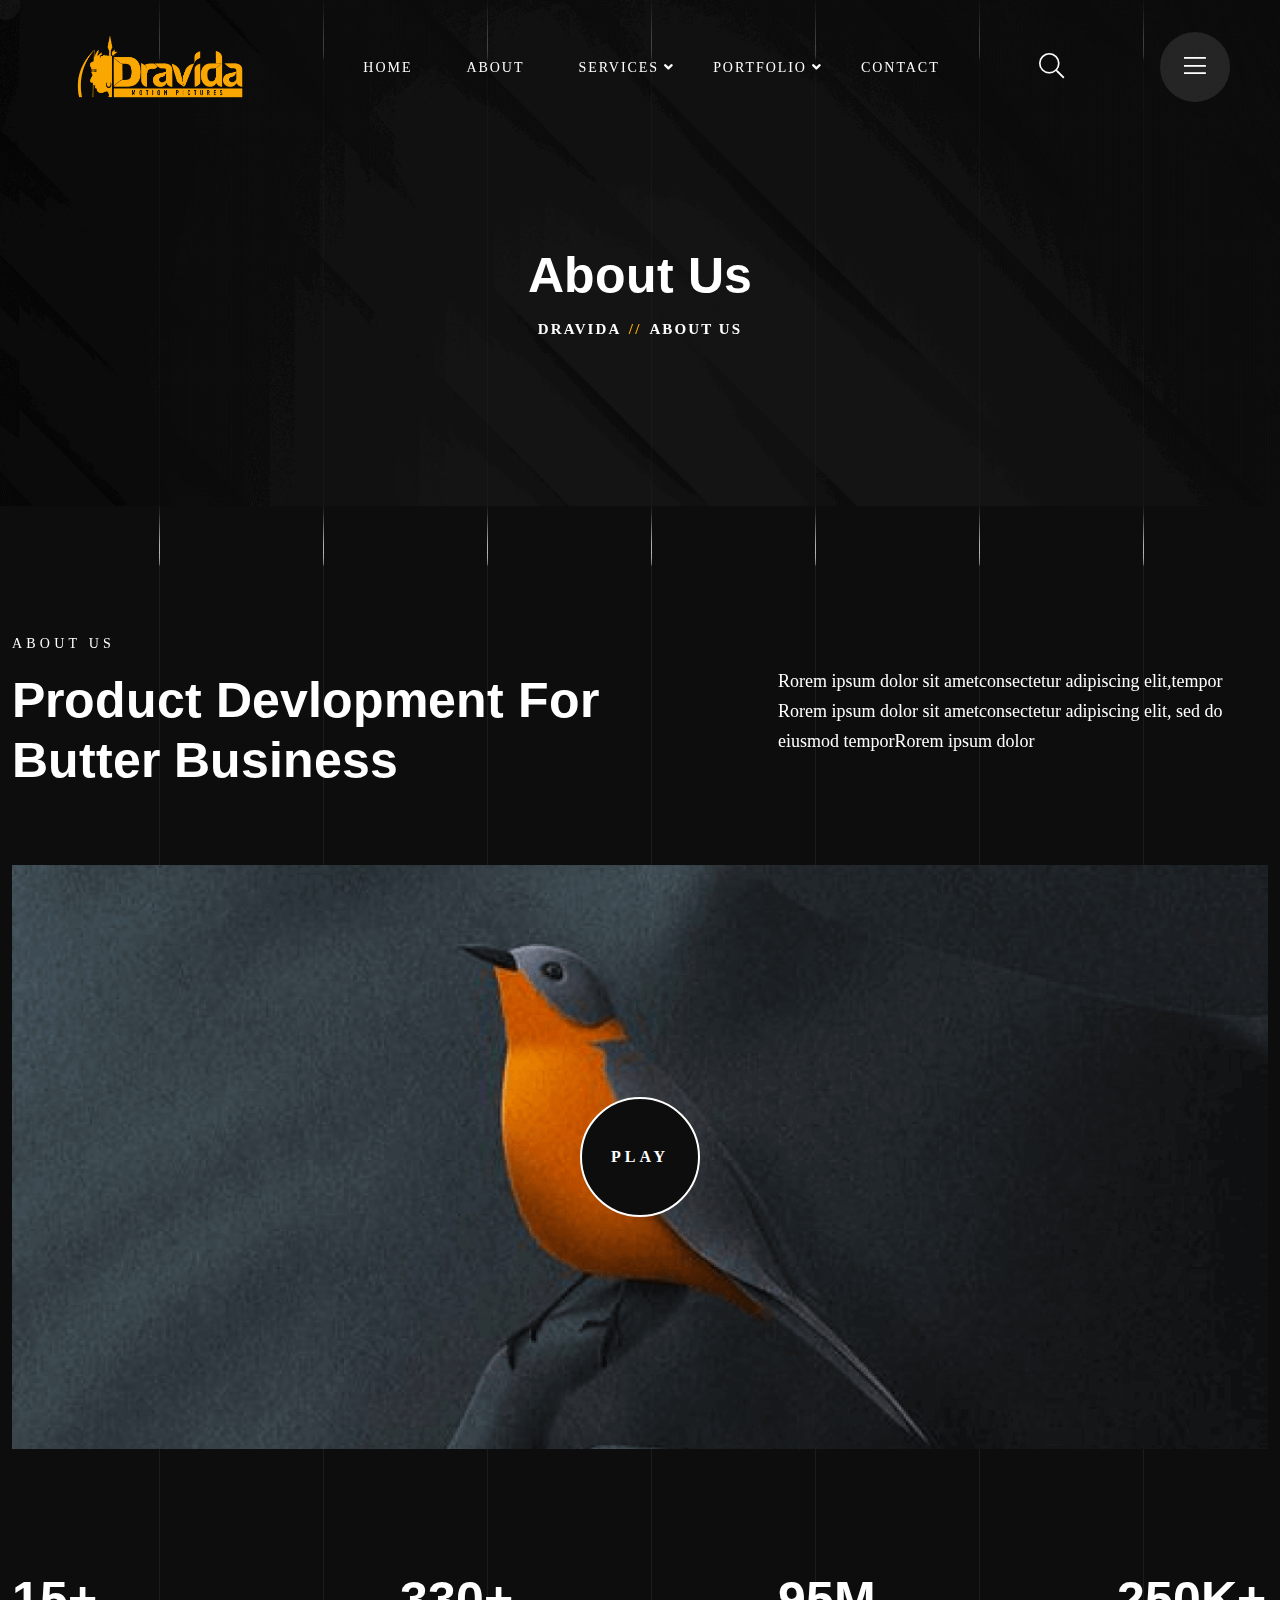
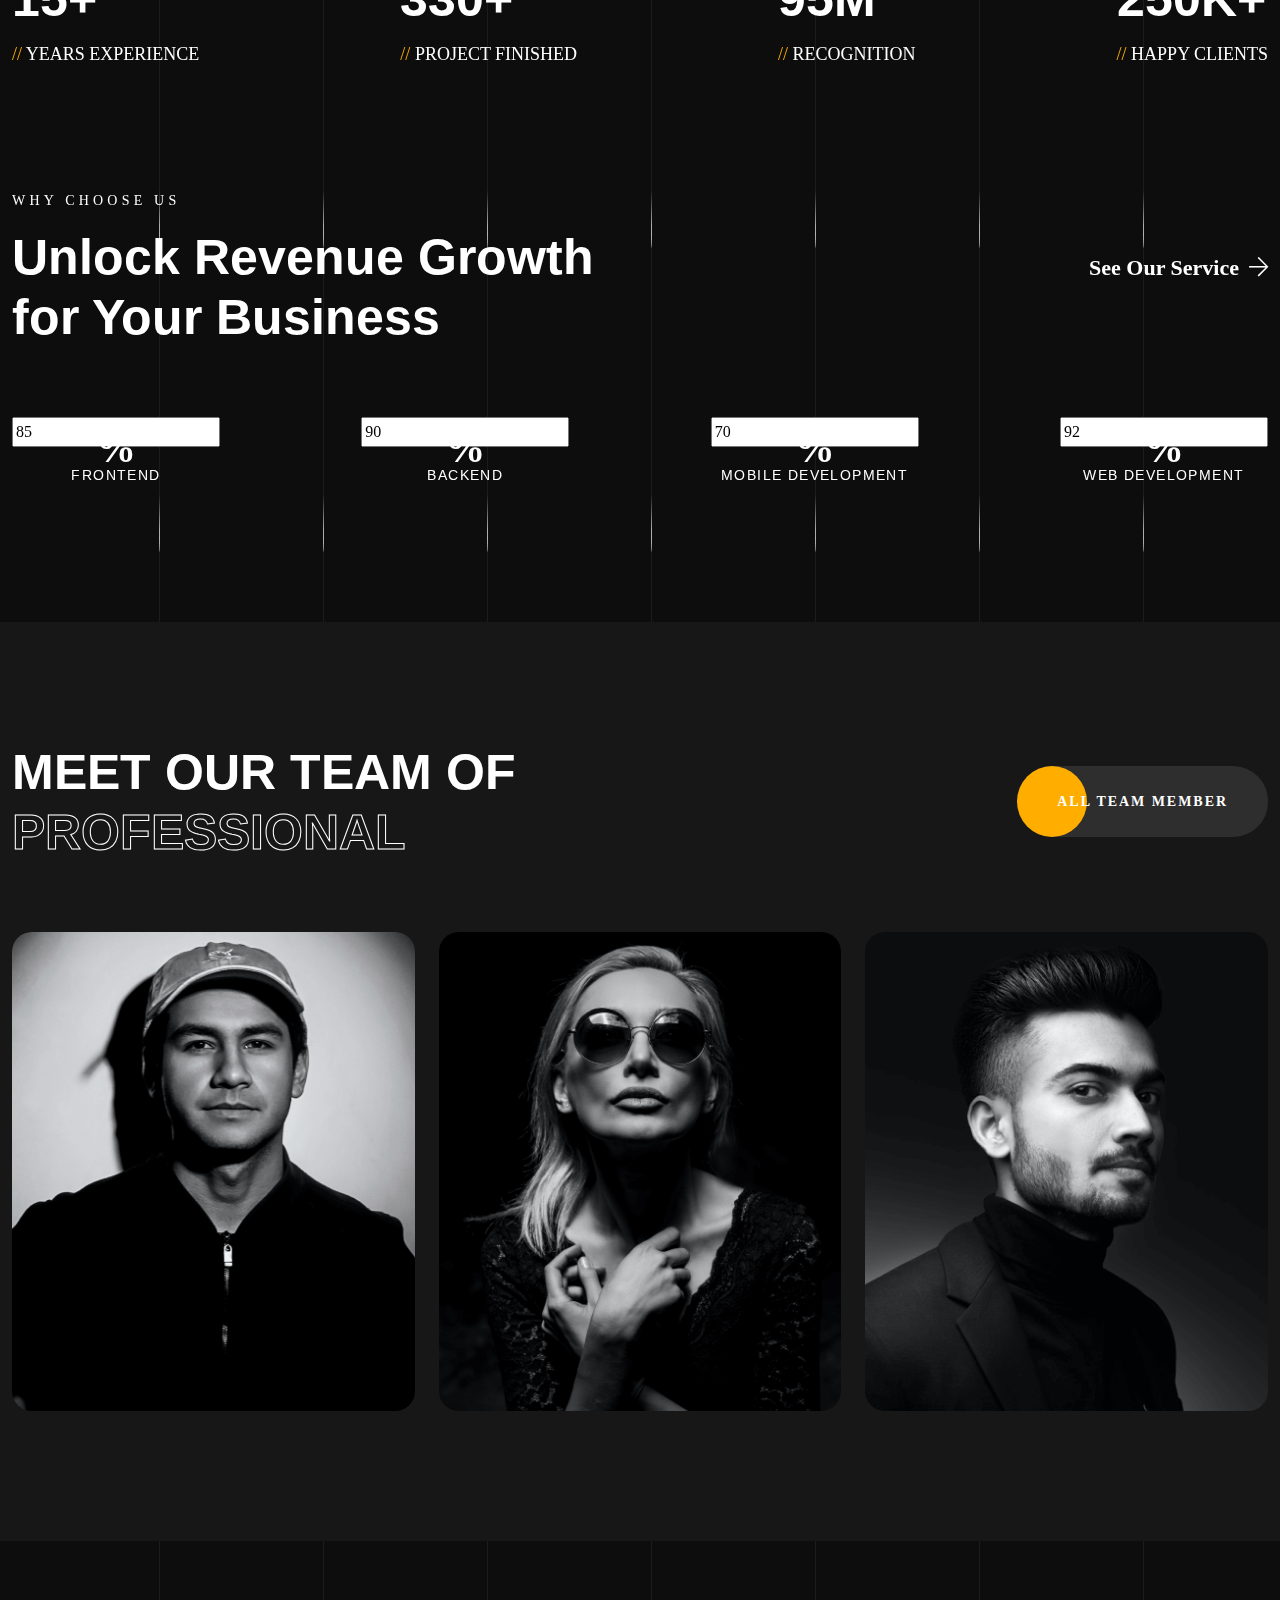
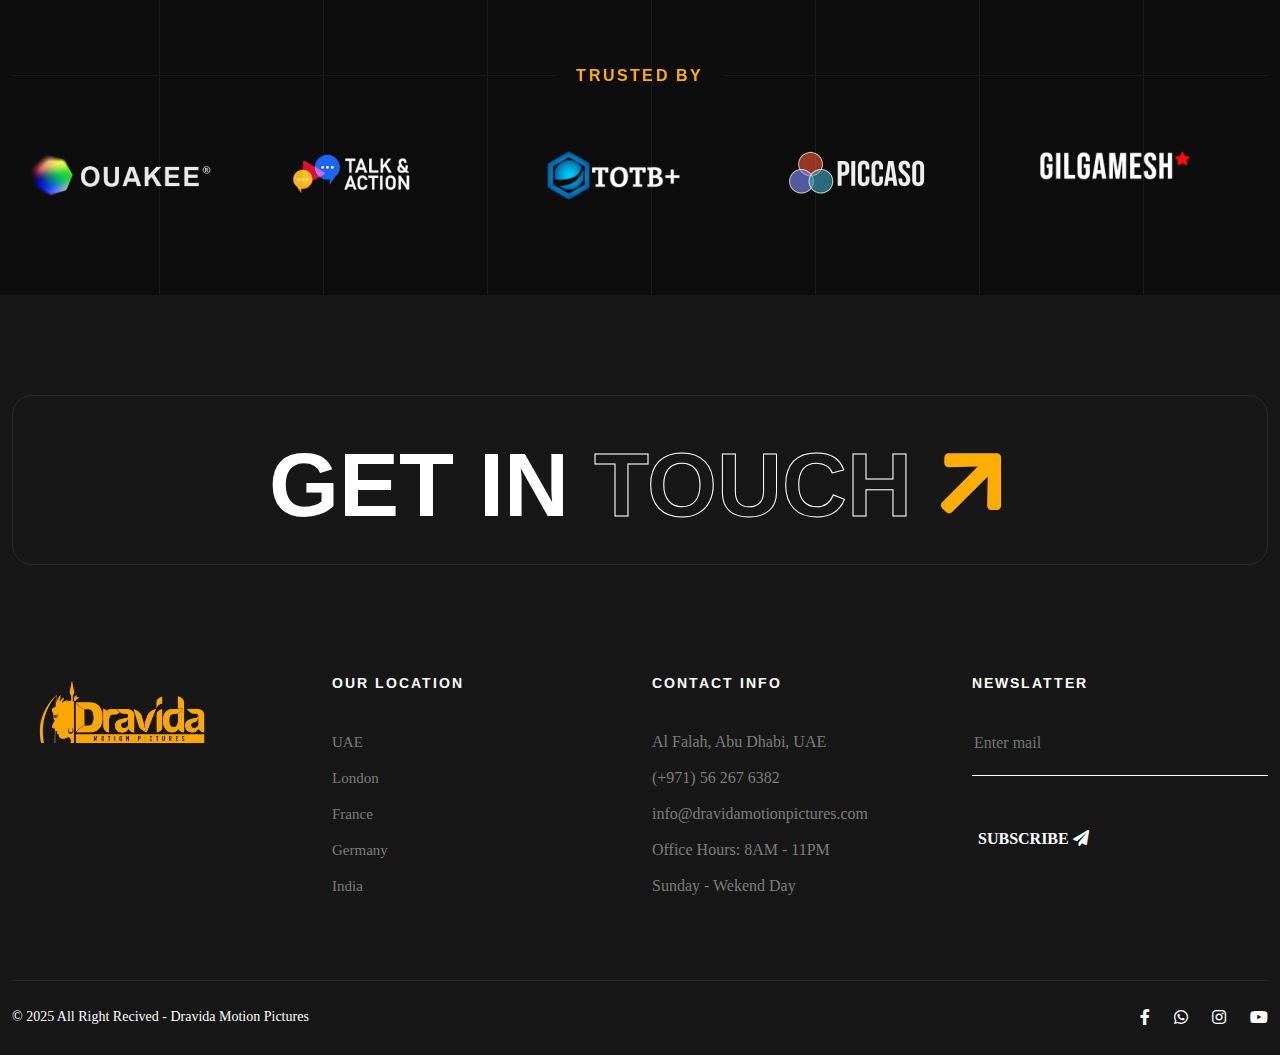
<file: Dravida/about.html>
<!DOCTYPE html>
<html lang="en">

<head>
	<meta charset="UTF-8">
	<title>About - DRAVIDA MOTION PICTURES </title>
	<meta name="description" content="DRAVIDA MOTION PICTURES - Digital Marketing Agency ">
	<meta name="keywords" content="advertising, advertising agency, agency, agency theme, business, creative agency, digital, digital advertising, digital agency, digital marketing, digital marketing agency, digital theme, marketing, startup">
	<meta name="author" content="pn">
	<link rel="shortcut icon" href="assets/img/logo/logo/dravida-motion-pictures-logo.png" type="image/x-icon">
	<!-- Mobile Specific Meta -->
	<meta name="viewport" content="width=device-width, initial-scale=1">

	<link rel="stylesheet" href="assets/css/bootstrap.min.css">
	<link rel="stylesheet" href="assets/css/fontawesome-all.css">
	<link rel="stylesheet" href="assets/css/animate.css">
	<link rel="stylesheet" href="assets/css/video.min.css">
	<link rel="stylesheet" href="assets/css/slick-theme.css">
	<link rel="stylesheet" href="assets/css/slick.css">
	<link rel="stylesheet" href="assets/css/global.css">
	<link rel="stylesheet" href="assets/css/style.css">

	
	<script>
        var isNS = (navigator.appName == "PN") ? 1 : 0;
        if(navigator.appName == "PN") document.captureEvents(Event.MOUSEDOWN||Event.MOUSEUP);
        function mischandler(){
        return false;
        }
        function mousehandler(e){
        var myevent = (isNS) ? e : event;
        var eventbutton = (isNS) ? myevent.which : myevent.button;
        if((eventbutton==2)||(eventbutton==3)) return false;
        }
        document.oncontextmenu = mischandler;
        document.onmousedown = mousehandler;
        document.onmouseup = mousehandler;
        </script>

</head>
<body class="ori-digital-studio">
	<div id="preloader"></div>
	<div class="up">
		<a href="#" class="scrollup text-center"><i class="fas fa-chevron-up"></i></a>
	</div>
	<div class="cursor"></div>
<!-- Start of header section
	============================================= -->
	<header id="ori-header" class="ori-header-section header-style-one">
		<div class="ori-header-content-area">
			<div class="ori-header-content d-flex align-items-center justify-content-between">
				<div class="brand-logo">
					<a href="index.html"><img src="assets/img/logo/logo/dravida-motion-pictures-logo-Abu-Dhabi.png" width="220" alt=""></a>
				</div>
				<div class="ori-main-navigation-area">
					<nav class="ori-main-navigation clearfix ul-li">
						<ul id="main-nav" class="nav navbar-nav clearfix">
							<li class="dropdown ori-megamenu">
								<a href="index.html">Home</a>
								
							</li>
							<li><a href="about.html">About</a></li>
							
							<li class="dropdown">
								<a href="service.html">Services</a>
								<ul class="dropdown-menu clearfix">
									<li><a href="service.html">Services</a></li>
									<li class="dropdown">
										<a href="service-single.html">Service Details</a>
										<ul class="dropdown-menu clearfix">
												<li><a href="service-single.html">Photography</a></li>
												<li><a href="service-single.html">Videography</a></li>
												<li><a href="service-single.html">Logo Design</a></li>
												<li><a href="service-single.html">Brand Design</a></li>
											<li><a href="service-single.html">Digital Marketing</a></li>
											<li><a href="service-single.html">Product Design</a></li>
											<li><a href="service-single.html">Web Development</a></li>
											<li><a href="service-single.html">UI/UX Design</a></li>
											<li><a href="service-single.html">Mobile Solutions</a></li>
											<li><a href="service-single.html">App Development</a></li>
											<li><a href="service-single.html">Email Marketing</a></li>
										</ul>
									</li>
									
									<li><a href="faq.html">FAQ</a></li>
									
									<li><a href="mission.html">Mission & Vision</a></li>
								</ul>
							</li>
							
							<li class="dropdown">
								<a href="">Portfolio</a>
								<ul class="dropdown-menu clearfix">
									<li><a href="portfolio.html">Portfolio </a></li>
									<li><a href="portfolio-single.html">Portfolio Details</a></li>
								</ul>
							</li>
							<li><a href="contact.html">Contact</a></li>
						</ul>
					</nav>
				</div>
				<div class="ori-header-sidebar-search d-flex align-items-center">
					<div class="ori-search-btn">
						<button class="search-box-outer"><i class="fal fa-search"></i></button>
					</div>
					<div class="ori-sidenav-btn navSidebar-button">
						<button><i class="fal fa-bars"></i></button>
					</div>
				</div>
			</div>
			<div class="mobile_menu position-relative">
				<div class="mobile_menu_button open_mobile_menu">
					<i class="fal fa-bars"></i>
				</div>
				<div class="mobile_menu_wrap">
					<div class="mobile_menu_overlay open_mobile_menu"></div>
					<div class="mobile_menu_content">
						<div class="mobile_menu_close open_mobile_menu">
							<i class="fal fa-times"></i>
						</div>
						<div class="m-brand-logo">
							<a  href=""><img src="assets/img/logo/logo/dravida-motion-pictures-logo-Abu-Dhabi.png" width="120" alt=""></a>
						</div>
						<nav class="mobile-main-navigation  clearfix ul-li">
							<ul id="m-main-nav" class="nav navbar-nav clearfix">
								<li >
									<a href="index.html">Home</a>
									
								</li>
								<li><a href="about.html">About</a></li>
								
								<li class="dropdown">
									<a href="service.html">Services</a>
									<ul class="dropdown-menu clearfix">
										<li><a href="service.html">Services</a></li>
										<li class="dropdown">
											<a href="service-single.html">Services Details</a>
											<ul class="dropdown-menu clearfix">
												<li><a href="service-single.html">Photography</a></li>
												<li><a href="service-single.html">Videography</a></li>
												<li><a href="service-single.html">Logo Design</a></li>
												<li><a href="service-single.html">Brand Design</a></li>
												<li><a href="service-single.html">Digital Marketing</a></li>
												<li><a href="service-single.html">Product Design</a></li>
												<li><a href="service-single.html">Web Development</a></li>
											<li><a href="service-single.html">UI/UX Design</a></li>
												<li><a href="service-single.html">Mobile Solutions</a></li>
												<li><a href="service-single.html">App Development</a></li>
												<li><a href="service-single.html">Email Marketing</a></li>
											</ul>
										</li>
										
										<li><a href="faq.html">FAQ </a></li>
										
										<li><a href="mission.html">Mission & Vision</a></li>
									</ul>
								</li>
								
								<li class="dropdown">
									<a href="%21.html#">Portfolio</a>
									<ul class="dropdown-menu clearfix">
										<li><a href="portfolio.html">Portfolio </a></li>
										<li><a href="portfolio-single.html">Portfolio Details</a></li>
									</ul>
								</li>
								<li><a href="contact.html">Contact</a></li>
							</ul>
						</nav>
					</div>
				</div>
				<!-- /Mobile-Menu -->
			</div>
		</div>
	</header><!-- /header -->

	<!-- Search PopUp -->
	<div class="search-popup">
		<button class="close-search style-two"><span class="fal fa-times"></span></button>
		<button class="close-search"><span class="fa fa-arrow-up"></span></button>
		<form method="post" action="">
			<div class="form-group">
				<input type="search" name="search-field" value="" placeholder="Search Here" required="">
				<button type="submit"><i class="fa fa-search"></i></button>
			</div>
		</form>
	</div>

	<!-- Sidebar sidebar Item -->
	<div class="xs-sidebar-group info-group">
		<div class="xs-overlay xs-bg-black">
			<div class="row loader-area">
				<div class="col-3 preloader-wrap">
					<div class="loader-bg"></div>
				</div>
				<div class="col-3 preloader-wrap">
					<div class="loader-bg"></div>
				</div>
				<div class="col-3 preloader-wrap">
					<div class="loader-bg"></div>
				</div>
				<div class="col-3 preloader-wrap">
					<div class="loader-bg"></div>
				</div>
			</div>
		</div>
		<div class="xs-sidebar-widget">
			<div class="sidebar-widget-container">
				<div class="widget-heading">
					<a href="#" class="close-side-widget">
						X
					</a>
				</div>
				<div class="sidebar-textwidget">

					<div class="sidebar-info-contents headline pera-content">
						<div class="content-inner">
							<div class="logo">
								<a href="index.html"><img src="assets/img/logo/logo/dravida-motion-pictures-logo-Abu-Dhabi.png" width="220" alt=""></a>
							</div>
							<div class="content-box">
								<h5>About Us</h5>
								<p class="text">At Dravida Motion Pictures, creativity meets purpose. We are more than just an advertising agency—we are storytellers, dreamers, and strategists who craft campaigns that inspire, engage, and deliver results.</p>
							</div>
							<div class="gallery-box ul-li">
								
							</div>
							<div class="content-box">
								<h5>Social Account</h5>
								<ul class="social-box">
									<li><a href="https://www.instagram.com/dravida_motionpictures/" target="_blank" class="fab fa-instagram"></a></li>
									<li><a href="https://www.youtube.com/@dravida_motionpictures" target="_blank" class="fab fa-youtube"></a></li>
									<li><a href="https://www.facebook.com/dravidamotionpictures/" target="_blank" class="fab fa-facebook-f"></a></li>
									<li><a href="https://wa.me/971562676382#" target="_blank" class="fab fa-whatsapp"></a></li>
								</ul>
							</div>
						</div>
					</div>
				</div>
			</div>
		</div>
	</div>
<!-- End of header section
	============================================= -->

<!-- Start of Breadcrumbs  section
	============================================= -->
	<section id="ori-breadcrumbs" class="ori-breadcrumbs-section position-relative" data-background="assets/img/bg/bread-bg.png">
		<div class="container">
			<div class="ori-breadcrumb-content text-center ul-li">
				<h1>About Us</h1>
				<ul>
					<li><a href="index.html">Dravida</a></li>
					<li>About Us</li>
				</ul>
			</div>
		</div>
		<div class="line_animation">
			<div class="line_area"></div>
			<div class="line_area"></div>
			<div class="line_area"></div>
			<div class="line_area"></div>
			<div class="line_area"></div>
			<div class="line_area"></div>
			<div class="line_area"></div>
			<div class="line_area"></div>
		</div>
	</section>	
<!-- End of Breadcrumbs section
	============================================= -->

<!-- Start of About Play  section
	============================================= -->
	<section id="ori-about-play" class="ori-about-play-section position-relative">
		<div class="container">
			<div class="ori-about-play-top-content d-flex justify-content-between align-items-center">
				<div class="ori-inner-section-title">
					<span class="sub-title text-uppercase">About us</span>
					<h2>Product Devlopment For Butter Business</h2>
				</div>
				<div class="ori-about-play-top-text">
					Rorem ipsum dolor sit ametconsectetur adipiscing elit,tempor Rorem ipsum dolor sit ametconsectetur adipiscing elit, sed do eiusmod temporRorem ipsum dolor
				</div>
			</div>
			<div class="ori-about-play-area position-relative">
				<div class="ori-about-play-img">
					<img src="assets/img/about/play-bg.png" alt="">
				</div>
				<div class="about-play-btn position-absolute">
					<a class="text-uppercase video_box d-flex align-items-center justify-content-center" href="https://www.youtube.com/watch?v=f17-br7b4R0">Play</a>
				</div>
			</div>
			<div class="ori-about-counter-area">
				<div class="ori-about-counter-item-wrap d-flex justify-content-between">
					<div class="ori-about-counter-item pera-content">
						<h3><span class="counter">15</span>+</h3>
						<p class="text-uppercase"><span>//</span> YEARS EXPERIENCE</p>
					</div>
					<div class="ori-about-counter-item pera-content">
						<h3><span class="counter">330</span>+</h3>
						<p class="text-uppercase"><span>//</span> PROJECT FINISHED</p>
					</div>
					<div class="ori-about-counter-item pera-content">
						<h3><span class="counter">95</span>M</h3>
						<p class="text-uppercase"><span>//</span> RECOGNITION</p>
					</div>
					<div class="ori-about-counter-item pera-content">
						<h3><span class="counter">250</span>K+</h3>
						<p class="text-uppercase"><span>//</span> HAPPY CLIENTS</p>
					</div>
				</div>
			</div>
		</div>
		<div class="line_animation">
			<div class="line_area"></div>
			<div class="line_area"></div>
			<div class="line_area"></div>
			<div class="line_area"></div>
			<div class="line_area"></div>
			<div class="line_area"></div>
			<div class="line_area"></div>
			<div class="line_area"></div>
		</div>
	</section>		
<!-- End of About Play   section
	============================================= -->

<!-- Start of About Circle Progress  section
	============================================= -->
	<section id="ori-about-circle-progress" class="ori-about-circle-progress-section position-relative">
		<div class="container">
			<div class="ori-circle-progress-top-content d-flex justify-content-between align-items-center">
				<div class="ori-inner-section-title">
					<span class="sub-title text-uppercase">why choose us</span>
					<h2>Unlock Revenue Growth for Your Business</h2>
				</div>
				<div class="ori-circle-progress-btn">
					<a href="service.html">See Our Service<i class="fal fa-arrow-right"></i></a>
				</div>
			</div>
			<div class="ori-about-circle-progress-item-wrap d-flex align-items-center justify-content-between">
				<div class="ori-about-circle-progress-item">
					<div class="counter-boxed text-center headline position-relative">
						<div class="graph-outer">
							<input type="text" class="dial" data-fgColor="#FF7425" data-bgColor="#fff" data-width="180" data-height="180" data-linecap="round"  value="85" >
							<div class="inner-text count-box"><span class="count-text" data-stop="85" data-speed="4500"></span>%</div>
						</div>
						<h3 class="text-uppercase">fRONTEND</h3>
					</div>
				</div>
				<div class="ori-about-circle-progress-item">
					<div class="counter-boxed text-center headline position-relative">
						<div class="graph-outer">
							<input type="text" class="dial" data-fgColor="#FF7425" data-bgColor="#fff" data-width="180" data-height="180" data-linecap="round"  value="90" >
							<div class="inner-text count-box"><span class="count-text" data-stop="90" data-speed="4500"></span>%</div>
						</div>
						<h3 class="text-uppercase">backend</h3>
					</div>
				</div>
				<div class="ori-about-circle-progress-item">
					<div class="counter-boxed text-center headline position-relative">
						<div class="graph-outer">
							<input type="text" class="dial" data-fgColor="#FF7425" data-bgColor="#fff" data-width="180" data-height="180" data-linecap="round"  value="70" >
							<div class="inner-text count-box"><span class="count-text" data-stop="70" data-speed="4500"></span>%</div>
						</div>
						<h3 class="text-uppercase">mobile development</h3>
					</div>
				</div>
				<div class="ori-about-circle-progress-item">
					<div class="counter-boxed text-center headline position-relative">
						<div class="graph-outer">
							<input type="text" class="dial" data-fgColor="#FF7425" data-bgColor="#fff" data-width="180" data-height="180" data-linecap="round"  value="92" >
							<div class="inner-text count-box"><span class="count-text" data-stop="92" data-speed="4500"></span>%</div>
						</div>
						<h3 class="text-uppercase">web development</h3>
					</div>
				</div>
			</div>
		</div>
		<div class="line_animation">
			<div class="line_area"></div>
			<div class="line_area"></div>
			<div class="line_area"></div>
			<div class="line_area"></div>
			<div class="line_area"></div>
			<div class="line_area"></div>
			<div class="line_area"></div>
			<div class="line_area"></div>
		</div>
	</section>		
<!-- End of About Circle Progress  section
	============================================= -->

<!-- Start of Team section
	============================================= -->
	<section id="ori-team-1" class="ori-team-section-1 position-relative">
		<div class="ori-team-content-area">
			<div class="container">
				<div class="ori-team-top-content-1 d-flex justify-content-between align-items-center">
					<div class="ori-section-title-1 text-uppercase">
						<h2>Meet our team of <span>professional</span></h2>
					</div>
					<div class="ori-btn-1 text-uppercase">
						<a href="team.html">all Team Member</a>
					</div>
				</div>
				<div class="ori-team-content-1">
					<div class="row">
						<div class="col-lg-4">
							<div class="ori-team-inner-item position-relative">
								<div class="ori-team-img">
									<img src="assets/img/team/tm1.png" alt="">
								</div>
								<div class="ori-team-text text-center position-absolute">
									<h3><a href="team-single.html">Alextina Ditarson</a></h3>
									<span>GRAPHIC DESIGNER</span>
								</div>
								<div class="ori-team-social text-center position-absolute">
									<a href="#"><i class="fab fa-facebook-f"></i></a>
									<a href="#"><i class="fab fa-twitter"></i></a>
									<a href="#"><i class="fab fa-instagram"></i></a>
									<a href="#"><i class="fab fa-youtube"></i></a>
								</div>
							</div>
						</div>
						<div class="col-lg-4">
							<div class="ori-team-inner-item position-relative">
								<div class="ori-team-img">
									<img src="assets/img/team/tm2.png" alt="">
								</div>
								<div class="ori-team-text text-center position-absolute">
									<h3><a href="team-single.html">Alextina Ditarson</a></h3>
									<span>GRAPHIC DESIGNER</span>
								</div>
								<div class="ori-team-social text-center position-absolute">
									<a href="#"><i class="fab fa-facebook-f"></i></a>
									<a href="#"><i class="fab fa-twitter"></i></a>
									<a href="#"><i class="fab fa-instagram"></i></a>
									<a href="#"><i class="fab fa-youtube"></i></a>
								</div>
							</div>
						</div>
						<div class="col-lg-4">
							<div class="ori-team-inner-item position-relative">
								<div class="ori-team-img">
									<img src="assets/img/team/tm3.png" alt="">
								</div>
								<div class="ori-team-text text-center position-absolute">
									<h3><a href="team-single.html">Alextina Ditarson</a></h3>
									<span>GRAPHIC DESIGNER</span>
								</div>
								<div class="ori-team-social text-center position-absolute">
									<a href="#"><i class="fab fa-facebook-f"></i></a>
									<a href="#"><i class="fab fa-twitter"></i></a>
									<a href="#"><i class="fab fa-instagram"></i></a>
									<a href="#"><i class="fab fa-youtube"></i></a>
								</div>
							</div>
						</div>
					</div>
				</div>
			</div>
		</div>
		<div class="line_animation">
			<div class="line_area"></div>
			<div class="line_area"></div>
			<div class="line_area"></div>
			<div class="line_area"></div>
			<div class="line_area"></div>
			<div class="line_area"></div>
			<div class="line_area"></div>
			<div class="line_area"></div>
		</div>
	</section>
<!-- End of Team section
	============================================= -->

<!-- Start of Sponsor section
	============================================= -->
	<section id="ori-sponsor-1" class="ori-sponsor-section-1 inner-sponsor position-relative">
		<div class="container">
			<div class="ori-sponsor-title text-uppercase text-center">
				<h3><i></i> <span>Trusted by</span><i></i></h3>
			</div>
			<div class="ori-sponsor-content">
				<div class="ori-sponsor-slider">
					<div class="ori-sponsor-item">
						<div class="ori-sponsor-img">
							<a href="#">
								<img src="assets/img/sponsor/sp1.png" alt="">
							</a>
						</div>
					</div>
					<div class="ori-sponsor-item">
						<div class="ori-sponsor-img">
							<a href="#">
								<img src="assets/img/sponsor/sp2.png" alt="">
							</a>
						</div>
					</div>
					<div class="ori-sponsor-item">
						<div class="ori-sponsor-img">
							<a href="#">
								<img src="assets/img/sponsor/sp3.png" alt="">
							</a>
						</div>
					</div>
					<div class="ori-sponsor-item">
						<div class="ori-sponsor-img">
							<a href="#">
								<img src="assets/img/sponsor/sp4.png" alt="">
							</a>
						</div>
					</div>
					<div class="ori-sponsor-item">
						<div class="ori-sponsor-img">
							<a href="#">
								<img src="assets/img/sponsor/sp5.png" alt="">
							</a>
						</div>
					</div>
					<div class="ori-sponsor-item">
						<div class="ori-sponsor-img">
							<a href="#">
								<img src="assets/img/sponsor/sp1.png" alt="">
							</a>
						</div>
					</div>
					<div class="ori-sponsor-item">
						<div class="ori-sponsor-img">
							<a href="#">
								<img src="assets/img/sponsor/sp2.png" alt="">
							</a>
						</div>
					</div>
					<div class="ori-sponsor-item">
						<div class="ori-sponsor-img">
							<a href="#">
								<img src="assets/img/sponsor/sp3.png" alt="">
							</a>
						</div>
					</div>
				</div>
			</div>
		</div>
		<div class="line_animation">
			<div class="line_area"></div>
			<div class="line_area"></div>
			<div class="line_area"></div>
			<div class="line_area"></div>
			<div class="line_area"></div>
			<div class="line_area"></div>
			<div class="line_area"></div>
			<div class="line_area"></div>
		</div>
	</section>				
<!-- End of Sponsor section
	============================================= -->			


<!-- Start of Footer section
	============================================= -->
	<footer id="ori-footer" class="ori-footer-section footer-style-one">
		<div class="container">
			<div class="ori-footer-title text-center text-uppercase">
				<h2>Get In <span>Touch</span><a href="contact.html"><i class="fas fa-arrow-right"></i></a></h2>
			</div>
			<div class="ori-footer-widget-wrapper">
				<div class="row">
					<div class="col-lg-3 col-md-6">
						<div class="ori-footer-widget">
							<div class="logo-widget">
								<a href="#"><img src="assets/img/logo/logo/dravida-motion-pictures-logo-Abu-Dhabi.png" width="220" alt=""></a>
							</div>
						</div>
					</div>
					<div class="col-lg-3 col-md-6">
						<div class="ori-footer-widget">
							<div class="menu-location-widget ul-li-block">
								<h2 class="widget-title text-uppercase">Our Location</h2>
								<ul>
									<li><a href="https://maps.app.goo.gl/zQnjzWbpHMCJqm1J7" >UAE</a></li>
									<li><a href="#">London</a></li>
									<li><a href="#">France</a></li>
									<li><a href="#">Germany</a></li>
									<li><a href="#">India</a></li>
								</ul>
							</div>
						</div>
					</div>
					<div class="col-lg-3 col-md-6">
						<div class="ori-footer-widget">
							<div class="contact-widget ul-li-block">
								<h2 class="widget-title text-uppercase">Contact info</h2>
								<div class="contact-info">
									<span>Al Falah, Abu Dhabi, UAE </span>
									<span>(+971) 56 267 6382</span>
									<a href="mailto:info@dravidamotionpictures.com">info@dravidamotionpictures.com</a>
									<span>Office Hours: 8AM - 11PM</span>
									<span>Sunday - Wekend Day</span>
								</div>
							</div>
						</div>
					</div>
					<div class="col-lg-3 col-md-6">
						<div class="ori-footer-widget">
							<div class="newslatter-widget ul-li-block">
								<h2 class="widget-title text-uppercase">Newslatter</h2>
								<div class="newslatter-form">
									<form action="#" method="get">
										<input type="email" name="email" placeholder="Enter mail">
										<button type="submit">Subscribe <i class="fas fa-paper-plane"></i></button>
									</form>
								</div>
							</div>
						</div>
					</div>
				</div>
			</div>
			<div class="ori-footer-copyright d-flex justify-content-between">
				<div class="ori-copyright-text">
					© 2025 All Right Recived - Dravida Motion Pictures
				</div>
				<div class="ori-copyright-social">
					<a href="https://www.facebook.com/dravidamotionpictures/" target="_blank"><i class="fab fa-facebook-f"></i></a>
					<a href="https://wa.me/971562676382#" target="_blank"><i class="fab fa-whatsapp"></i></a>
					<a href="https://www.instagram.com/dravida_motionpictures/" target="_blank"><i class="fab fa-instagram"></i></a>
					<a href="https://www.youtube.com/@dravida_motionpictures" target="_blank"><i class="fab fa-youtube"></i></a>
				</div>
			</div>
		</div>
	</footer>
<!-- End of Footer section
	============================================= -->	

	<!-- For Js Library -->
	<script src="assets/js/jquery.min.js"></script>
	<script src="assets/js/jquery-ui.min.js"></script>
	<script src="assets/js/bootstrap.min.js"></script>
	<script src="assets/js/popper.min.js"></script>
	<script src="assets/js/appear.js"></script>
	<script src="assets/js/slick.js"></script>
	<script src="assets/js/twin.js"></script>
	<script src="assets/js/wow.min.js"></script>
	<script src="assets/js/knob.js"></script>
	<script src="assets/js/jquery.filterizr.js"></script>
	<script src="assets/js/imagesloaded.pkgd.min.js"></script>
	<script src="assets/js/rbtools.min.js"></script>
	<script src="assets/js/rs6.min.js"></script>
	<script src="assets/js/jarallax.js"></script>
	<script src="assets/js/jquery.inputarrow.js"></script>
	<script src="assets/js/swiper.min.js"></script>
	<script src="assets/js/jquery.counterup.min.js"></script>
	<script src="assets/js/waypoints.min.js"></script>
	<script src="assets/js/jquery.magnific-popup.min.js"></script>
	<script src="assets/js/jquery.marquee.min.js"></script>
	<script src="assets/js/script.js"></script>
</body>

</html>
</file>
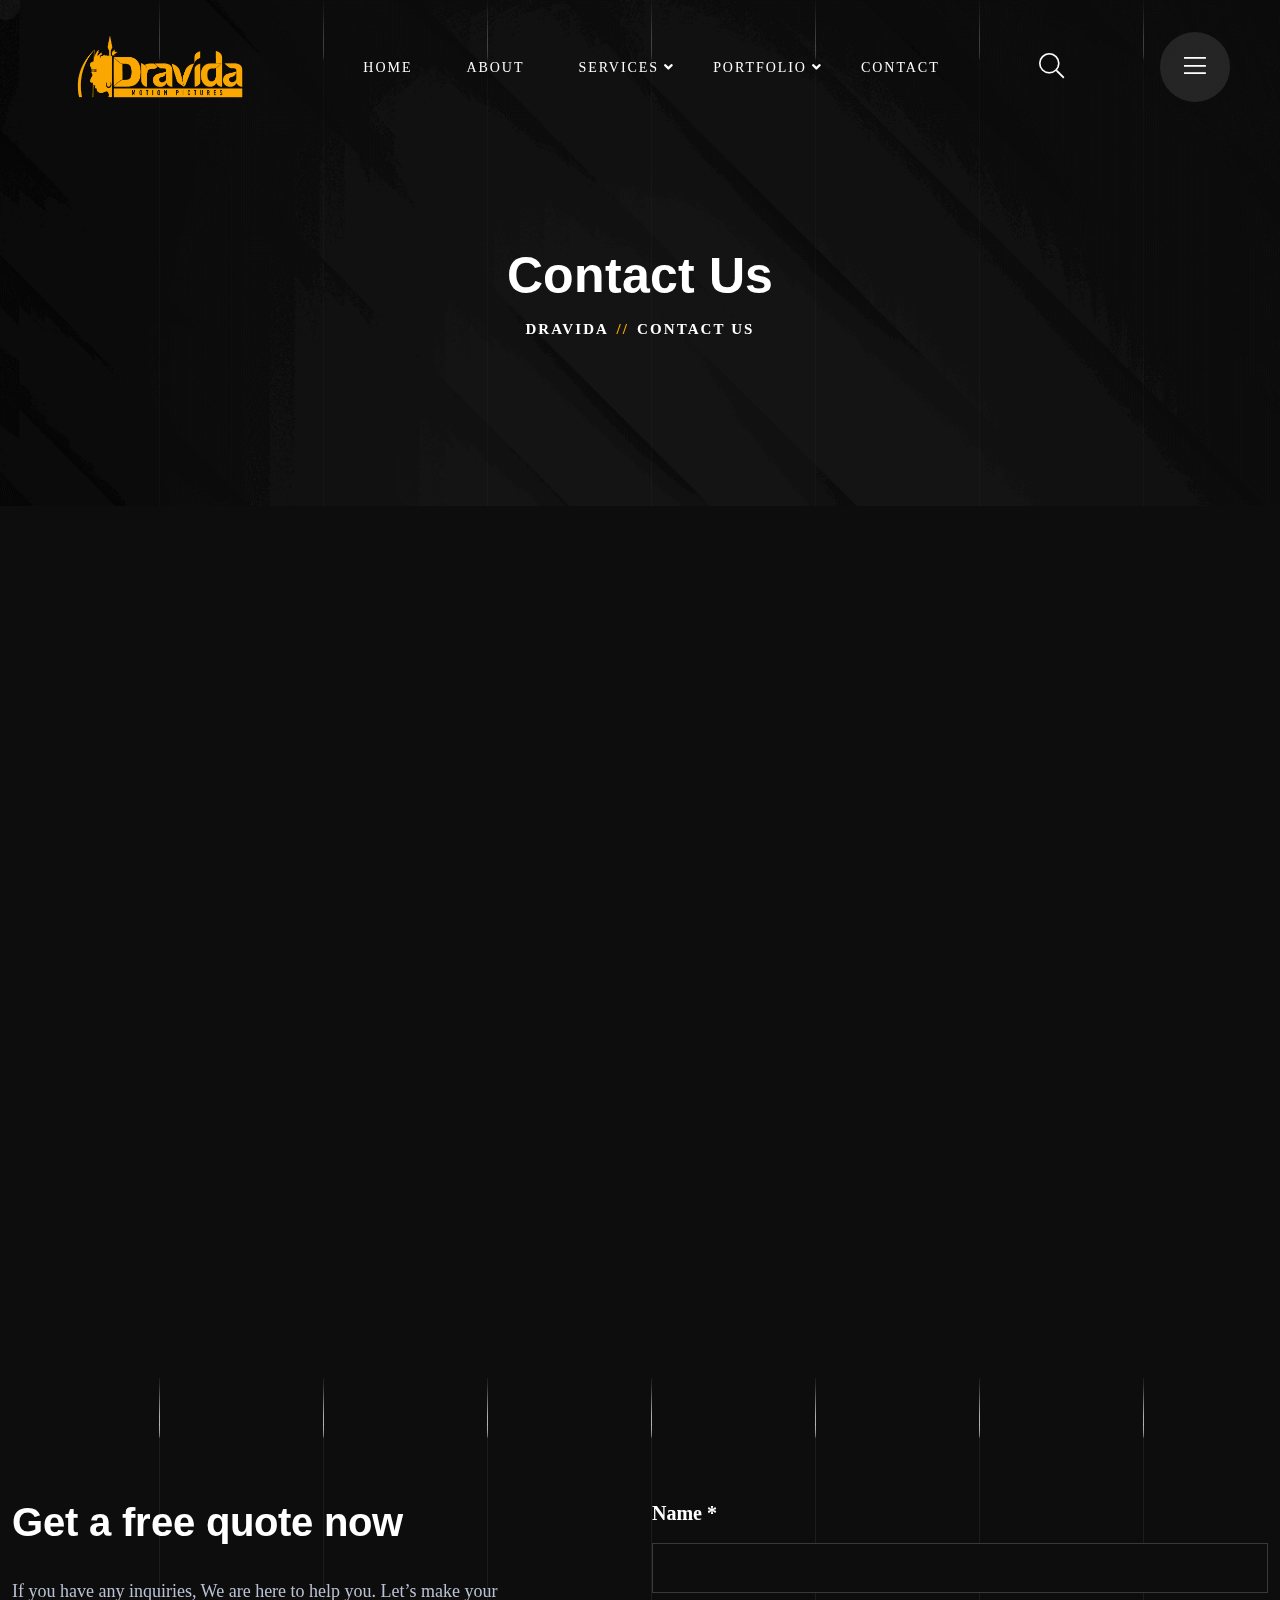
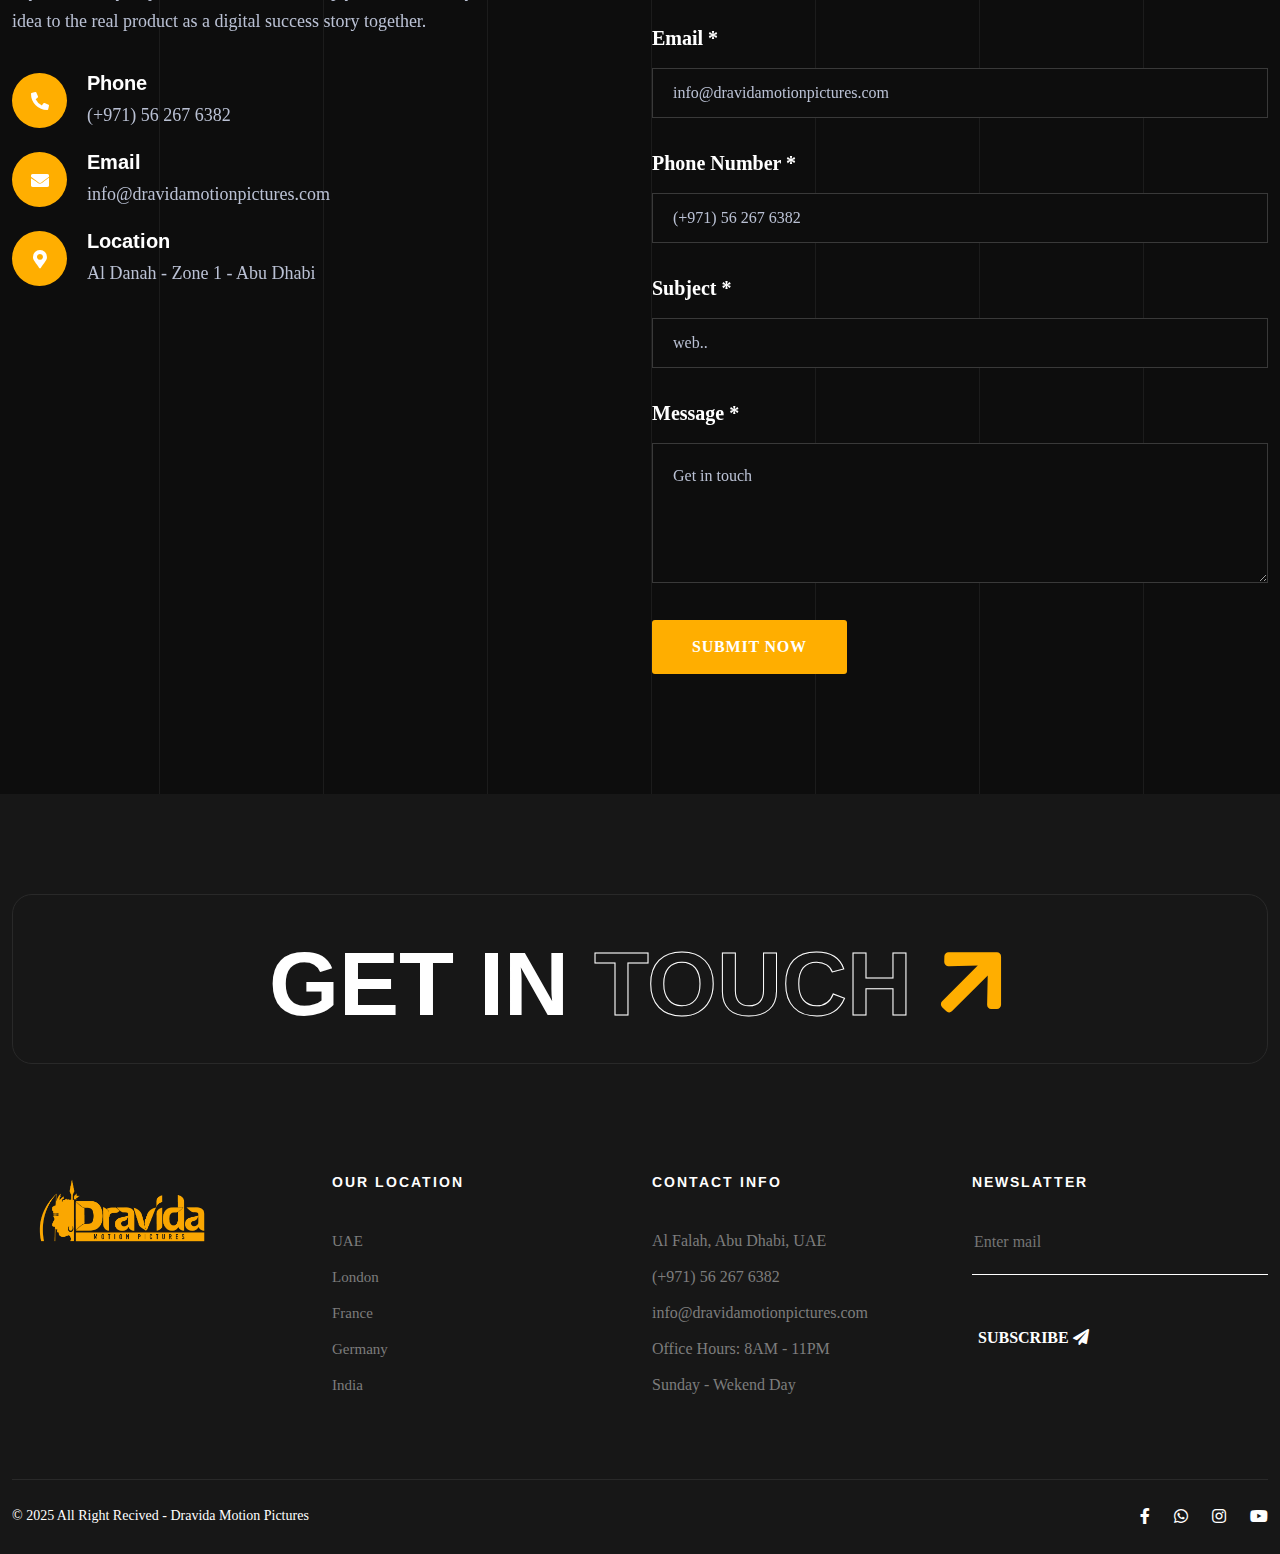
<file: Dravida/contact.html>
<!DOCTYPE html>
<html lang="en">

<head>
	<meta charset="UTF-8">
	<title>Contact - DRAVIDA MOTION PICTURES - </title>
	<meta name="description" content="DRAVIDA MOTION PICTURES - Digital Marketing Agency ">
	<meta name="keywords" content="advertising, advertising agency, agency, agency theme, business, creative agency, digital, digital advertising, digital agency, digital marketing, digital marketing agency, digital theme, marketing, startup">
	<meta name="author" content="pn">
	<link rel="shortcut icon" href="assets/img/logo/logo/dravida-motion-pictures-logo.png" type="image/x-icon">
	<!-- Mobile Specific Meta -->
	<meta name="viewport" content="width=device-width, initial-scale=1">

	<link rel="stylesheet" href="assets/css/bootstrap.min.css">
	<link rel="stylesheet" href="assets/css/jquery-ui.css">
	<link rel="stylesheet" href="assets/css/fontawesome-all.css">
	<link rel="stylesheet" href="assets/css/animate.css">
	<link rel="stylesheet" href="assets/css/odometer-theme-default.css">
	<link rel="stylesheet" href="assets/css/video.min.css">
	<link rel="stylesheet" href="assets/css/slick-theme.css">
	<link rel="stylesheet" href="assets/css/slick.css">
	<link rel="stylesheet" href="assets/css/global.css">
	<link rel="stylesheet" href="assets/css/style.css">

	<script src="https://ajax.googleapis.com/ajax/libs/jquery/3.5.1/jquery.min.js"></script>

	<script>
        var isNS = (navigator.appName == "PN") ? 1 : 0;
        if(navigator.appName == "PN") document.captureEvents(Event.MOUSEDOWN||Event.MOUSEUP);
        function mischandler(){
        return false;
        }
        function mousehandler(e){
        var myevent = (isNS) ? e : event;
        var eventbutton = (isNS) ? myevent.which : myevent.button;
        if((eventbutton==2)||(eventbutton==3)) return false;
        }
        document.oncontextmenu = mischandler;
        document.onmousedown = mousehandler;
        document.onmouseup = mousehandler;
        </script>

</head>
<body class="ori-inner-page">
	<div id="preloader"></div>
	<div class="up">
		<a href="#" class="scrollup text-center"><i class="fas fa-chevron-up"></i></a>
	</div>
	<div class="cursor"></div>


	<!-- Start of header section
	============================================= -->
	<header id="ori-header" class="ori-header-section header-style-one">
		<div class="ori-header-content-area">
			<div class="ori-header-content d-flex align-items-center justify-content-between">
				<div class="brand-logo">
					<a href="index.html"><img src="assets/img/logo/logo/dravida-motion-pictures-logo-Abu-Dhabi.png" width="220" alt=""></a>
				</div>
				<div class="ori-main-navigation-area">
					<nav class="ori-main-navigation clearfix ul-li">
						<ul id="main-nav" class="nav navbar-nav clearfix">
							<li class="dropdown ori-megamenu">
								<a href="index.html">Home</a>
								
							</li>
							<li><a href="about.html">About</a></li>
							
							<li class="dropdown">
								<a href="service.html">Services</a>
								<ul class="dropdown-menu clearfix">
									<li><a href="service.html">Services</a></li>
									<li class="dropdown">
										<a href="service-single.html">Service Details</a>
										<ul class="dropdown-menu clearfix">
												<li><a href="service-single.html">Photography</a></li>
												<li><a href="service-single.html">Videography</a></li>
												<li><a href="service-single.html">Logo Design</a></li>
												<li><a href="service-single.html">Brand Design</a></li>
											<li><a href="service-single.html">Digital Marketing</a></li>
											<li><a href="service-single.html">Product Design</a></li>
											<li><a href="service-single.html">Web Development</a></li>
											<li><a href="service-single.html">UI/UX Design</a></li>
											<li><a href="service-single.html">Mobile Solutions</a></li>
											<li><a href="service-single.html">App Development</a></li>
											<li><a href="service-single.html">Email Marketing</a></li>
										</ul>
									</li>
									
									<li><a href="faq.html">FAQ</a></li>
									
									<li><a href="mission.html">Mission & Vision</a></li>
								</ul>
							</li>
							
							<li class="dropdown">
								<a href="">Portfolio</a>
								<ul class="dropdown-menu clearfix">
									<li><a href="portfolio.html">Portfolio </a></li>
									<li><a href="portfolio-single.html">Portfolio Details</a></li>
								</ul>
							</li>
							<li><a href="contact.html">Contact</a></li>
						</ul>
					</nav>
				</div>
				<div class="ori-header-sidebar-search d-flex align-items-center">
					<div class="ori-search-btn">
						<button class="search-box-outer"><i class="fal fa-search"></i></button>
					</div>
					<div class="ori-sidenav-btn navSidebar-button">
						<button><i class="fal fa-bars"></i></button>
					</div>
				</div>
			</div>
			<div class="mobile_menu position-relative">
				<div class="mobile_menu_button open_mobile_menu">
					<i class="fal fa-bars"></i>
				</div>
				<div class="mobile_menu_wrap">
					<div class="mobile_menu_overlay open_mobile_menu"></div>
					<div class="mobile_menu_content">
						<div class="mobile_menu_close open_mobile_menu">
							<i class="fal fa-times"></i>
						</div>
						<div class="m-brand-logo">
							<a  href=""><img src="assets/img/logo/logo/dravida-motion-pictures-logo-Abu-Dhabi.png" width="120" alt=""></a>
						</div>
						<nav class="mobile-main-navigation  clearfix ul-li">
							<ul id="m-main-nav" class="nav navbar-nav clearfix">
								<li >
									<a href="index.html">Home</a>
									
								</li>
								<li><a href="about.html">About</a></li>
								
								<li class="dropdown">
									<a href="service.html">Services</a>
									<ul class="dropdown-menu clearfix">
										<li><a href="service.html">Services</a></li>
										<li class="dropdown">
											<a href="service-single.html">Services Details</a>
											<ul class="dropdown-menu clearfix">
												<li><a href="service-single.html">Photography</a></li>
												<li><a href="service-single.html">Videography</a></li>
												<li><a href="service-single.html">Logo Design</a></li>
												<li><a href="service-single.html">Brand Design</a></li>
												<li><a href="service-single.html">Digital Marketing</a></li>
												<li><a href="service-single.html">Product Design</a></li>
												<li><a href="service-single.html">Web Development</a></li>
											<li><a href="service-single.html">UI/UX Design</a></li>
												<li><a href="service-single.html">Mobile Solutions</a></li>
												<li><a href="service-single.html">App Development</a></li>
												<li><a href="service-single.html">Email Marketing</a></li>
											</ul>
										</li>
										
										<li><a href="faq.html">FAQ </a></li>
										
										<li><a href="mission.html">Mission & Vision</a></li>
									</ul>
								</li>
								
								<li class="dropdown">
									<a href="%21.html#">Portfolio</a>
									<ul class="dropdown-menu clearfix">
										<li><a href="portfolio.html">Portfolio </a></li>
										<li><a href="portfolio-single.html">Portfolio Details</a></li>
									</ul>
								</li>
								<li><a href="contact.html">Contact</a></li>
							</ul>
						</nav>
					</div>
				</div>
				<!-- /Mobile-Menu -->
			</div>
		</div>
	</header><!-- /header -->

	<!-- Search PopUp -->
	<div class="search-popup">
		<button class="close-search style-two"><span class="fal fa-times"></span></button>
		<button class="close-search"><span class="fa fa-arrow-up"></span></button>
		<form method="post" action="">
			<div class="form-group">
				<input type="search" name="search-field" value="" placeholder="Search Here" required="">
				<button type="submit"><i class="fa fa-search"></i></button>
			</div>
		</form>
	</div>

	<!-- Sidebar sidebar Item -->
	<div class="xs-sidebar-group info-group">
		<div class="xs-overlay xs-bg-black">
			<div class="row loader-area">
				<div class="col-3 preloader-wrap">
					<div class="loader-bg"></div>
				</div>
				<div class="col-3 preloader-wrap">
					<div class="loader-bg"></div>
				</div>
				<div class="col-3 preloader-wrap">
					<div class="loader-bg"></div>
				</div>
				<div class="col-3 preloader-wrap">
					<div class="loader-bg"></div>
				</div>
			</div>
		</div>
		<div class="xs-sidebar-widget">
			<div class="sidebar-widget-container">
				<div class="widget-heading">
					<a href="#" class="close-side-widget">
						X
					</a>
				</div>
				<div class="sidebar-textwidget">

					<div class="sidebar-info-contents headline pera-content">
						<div class="content-inner">
							<div class="logo">
								<a href="index.html"><img src="assets/img/logo/logo/dravida-motion-pictures-logo-Abu-Dhabi.png" width="220" alt=""></a>
							</div>
							<div class="content-box">
								<h5>About Us</h5>
								<p class="text">At Dravida Motion Pictures, creativity meets purpose. We are more than just an advertising agency—we are storytellers, dreamers, and strategists who craft campaigns that inspire, engage, and deliver results.</p>
							</div>
							<div class="gallery-box ul-li">
								
							</div>
							<div class="content-box">
								<h5>Social Account</h5>
								<ul class="social-box">
									<li><a href="https://www.instagram.com/" class="fab fa-instagram"></a></li>
									<li><a href="https://www.twitter.com/" class="fab fa-twitter"></a></li>
									<li><a href="https://facebook.com/" class="fab fa-facebook-f"></a></li>
									<li><a href="https://www.linkedin.com/" class="fab fa-whatsapp"></a></li>
								</ul>
							</div>
						</div>
					</div>
				</div>
			</div>
		</div>
	</div>
<!-- End of header section
	============================================= -->

<!-- Start of Breadcrumbs  section
	============================================= -->
	<section id="ori-breadcrumbs" class="ori-breadcrumbs-section position-relative" data-background="assets/img/bg/bread-bg.png">
		<div class="container">
			<div class="ori-breadcrumb-content text-center ul-li">
				<h1>Contact Us </h1>
				<ul>
					<li><a href="index.html">Dravida</a></li>
					<li>Contact Us </li>
				</ul>
			</div>
		</div>
		<div class="line_animation">
			<div class="line_area"></div>
			<div class="line_area"></div>
			<div class="line_area"></div>
			<div class="line_area"></div>
			<div class="line_area"></div>
			<div class="line_area"></div>
			<div class="line_area"></div>
			<div class="line_area"></div> 
		</div>
	</section>	
<!-- End of Breadcrumbs section
	============================================= -->

<!-- Start of  google map  section
	============================================= -->
	<div class="ori-google-map">
		<iframe class="map" src="https://www.google.com/maps/embed?pb=!1m18!1m12!1m3!1d3630.853950526085!2d54.36723967356631!3d24.490516759964326!2m3!1f0!2f0!3f0!3m2!1i1024!2i768!4f13.1!3m3!1m2!1s0x3e5e67002baa4047%3A0x1460c8131e36679c!2sDravida%20Motion%20Pictures!5e0!3m2!1sen!2sae!4v1733949159497!5m2!1sen!2sae"  height="865"></iframe>
	</div>	
<!-- End of  google map  section
	============================================= -->

<!-- Start of Contact form  section
	============================================= -->
	<section id="ori-contact-form" class="ori-contact-form-section position-relative">
		<div class="container">
			<div class="ori-contact-form-content">
				<div class="row">
					<div class="col-lg-6">
						<div class="ori-contact-form-text-info pera-content">
							<h3>Get a free quote now</h3>
							<p>If you have any inquiries, We are here to help you. Let’s make your idea to the real product as a digital success story together.</p>
							<div class="ori-contact-form-item-info">
								<div class="ori-contact-info d-flex align-items-center">
									<div class="info-icon d-flex align-items-center justify-content-center">
										<i class="fas fa-phone-alt"></i>
									</div>
									<div class="info-text pera-content">
										<h4>Phone</h4>
										<p>(+971) 56 267 6382</p>
									</div>
								</div>
								<div class="ori-contact-info d-flex align-items-center">
									<div class="info-icon d-flex align-items-center justify-content-center">
										<i class="fas fa-envelope"></i>
									</div>
									<div class="info-text pera-content">
										<h4>Email</h4>
										<p>info@dravidamotionpictures.com</p>
									</div>
								</div>
								<div class="ori-contact-info d-flex align-items-center">
									<div class="info-icon d-flex align-items-center justify-content-center">
										<i class="fas fa-map-marker-alt"></i>
									</div>
									<div class="info-text pera-content">
										<h4>Location</h4>
										<p>Al Danah - Zone 1 - Abu Dhabi</p>
									</div>
								</div>
							</div>
						</div>
					</div>
					<div class="col-lg-6">
						<div class="ori-contact-form-wrap">
							 <form id="submit-form" action="" method="">
							 	<label>Name *</label>
							 	<input type="text" name="name" required >
							 	<label>Email *</label>
							 	<input type="text" name="email" placeholder="info@dravidamotionpictures.com" required >
							 	<label>Phone Number *</label>
							 	<input type="text" name="text" placeholder="(+971) 56 267 6382" required >
							 	<label>Subject *</label>
							 	<input type="text" name="text" placeholder="web.." required >
							 	<label>Message *</label>
							 	<textarea name="message" placeholder="Get in touch "></textarea>
							 	<button type="submit">submit now</button>
							 </form>

							 <script>
								$("#submit-form").submit((e)=>{
								e.preventDefault()
								$.ajax({
								url:"https://script.google.com/macros/s/AKfycbzmgi9U1h1tu9PgREyHKYT0jA3lZZqX-9LozcBFET4ltiZEPdaNuHQKNQfRapW9-QAA/exec",
								data:$("#submit-form").serialize(),
								method:"post",
								success:function (response){
								alert("Your message has been sent. Thank you!")
								window.location.reload()
								//window.location.href="https://google.com"
								},
								error:function (err){
								alert("Something Error")
								
								}
								})
								})
								</script>


						</div>
					</div>
				</div>
			</div>
		</div>
		<div class="line_animation">
			<div class="line_area"></div>
			<div class="line_area"></div>
			<div class="line_area"></div>
			<div class="line_area"></div>
			<div class="line_area"></div>
			<div class="line_area"></div>
			<div class="line_area"></div>
			<div class="line_area"></div> 
		</div>
	</section>
<!-- End of Contact Form section
	============================================= -->			


<!-- Start of Footer section
	============================================= -->
	<footer id="ori-footer" class="ori-footer-section footer-style-one">
		<div class="container">
			<div class="ori-footer-title text-center text-uppercase">
				<h2>Get In <span>Touch</span><a href="contact.html"><i class="fas fa-arrow-right"></i></a></h2>
			</div>
			<div class="ori-footer-widget-wrapper">
				<div class="row">
					<div class="col-lg-3 col-md-6">
						<div class="ori-footer-widget">
							<div class="logo-widget">
								<a href="#"><img src="assets/img/logo/logo/dravida-motion-pictures-logo-Abu-Dhabi.png" width="220" alt=""></a>
							</div>
						</div>
					</div>
					<div class="col-lg-3 col-md-6">
						<div class="ori-footer-widget">
							<div class="menu-location-widget ul-li-block">
								<h2 class="widget-title text-uppercase">Our Location</h2>
								<ul>
									<li><a href="https://maps.app.goo.gl/zQnjzWbpHMCJqm1J7" >UAE</a></li>
									<li><a href="#">London</a></li>
									<li><a href="#">France</a></li>
									<li><a href="#">Germany</a></li>
									<li><a href="#">India</a></li>
								</ul>
							</div>
						</div>
					</div>
					<div class="col-lg-3 col-md-6">
						<div class="ori-footer-widget">
							<div class="contact-widget ul-li-block">
								<h2 class="widget-title text-uppercase">Contact info</h2>
								<div class="contact-info">
									<span>Al Falah, Abu Dhabi, UAE </span>
									<span>(+971) 56 267 6382</span>
									<a href="mailto:info@dravidamotionpictures.com">info@dravidamotionpictures.com</a>
									<span>Office Hours: 8AM - 11PM</span>
									<span>Sunday - Wekend Day</span>
								</div>
							</div>
						</div>
					</div>
					<div class="col-lg-3 col-md-6">
						<div class="ori-footer-widget">
							<div class="newslatter-widget ul-li-block">
								<h2 class="widget-title text-uppercase">Newslatter</h2>
								<div class="newslatter-form">
									<form action="#" method="get">
										<input type="email" name="email" placeholder="Enter mail">
										<button type="submit">Subscribe <i class="fas fa-paper-plane"></i></button>
									</form>
								</div>
							</div>
						</div>
					</div>
				</div>
			</div>
			<div class="ori-footer-copyright d-flex justify-content-between">
				<div class="ori-copyright-text">
					© 2025 All Right Recived - Dravida Motion Pictures
				</div>
				<div class="ori-copyright-social">
					<a href="https://www.facebook.com/dravidamotionpictures/" target="_blank"><i class="fab fa-facebook-f"></i></a>
					<a href="https://wa.me/971562676382#" target="_blank"><i class="fab fa-whatsapp"></i></a>
					<a href="https://www.instagram.com/dravida_motionpictures/" target="_blank"><i class="fab fa-instagram"></i></a>
					<a href="https://www.youtube.com/@dravida_motionpictures" target="_blank"><i class="fab fa-youtube"></i></a>
				</div>
			</div>
		</div>
	</footer>
<!-- End of Footer section
	============================================= -->		


	<!-- For Js Library -->
	<script src="assets/js/jquery.min.js"></script>
	<script src="assets/js/jquery-ui.min.js"></script>
	<script src="assets/js/bootstrap.min.js"></script>
	<script src="assets/js/popper.min.js"></script>
	<script src="assets/js/appear.js"></script>
	<script src="assets/js/slick.js"></script>
	<script src="assets/js/twin.js"></script>
	<script src="assets/js/wow.min.js"></script>
	<script src="assets/js/knob.js"></script>
	<script src="assets/js/jquery.filterizr.js"></script>
	<script src="assets/js/imagesloaded.pkgd.min.js"></script>
	<script src="assets/js/rbtools.min.js"></script>
	<script src="assets/js/rs6.min.js"></script>
	<script src="assets/js/jarallax.js"></script>
	<script src="assets/js/jquery.inputarrow.js"></script>
	<script src="assets/js/swiper.min.js"></script>
	<script src="assets/js/jquery.counterup.min.js"></script>
	<script src="assets/js/waypoints.min.js"></script>
	<script src="assets/js/jquery.magnific-popup.min.js"></script>
	<script src="assets/js/jquery.marquee.min.js"></script>
	<script src="assets/js/script.js"></script>
</body>
</html>
</file>
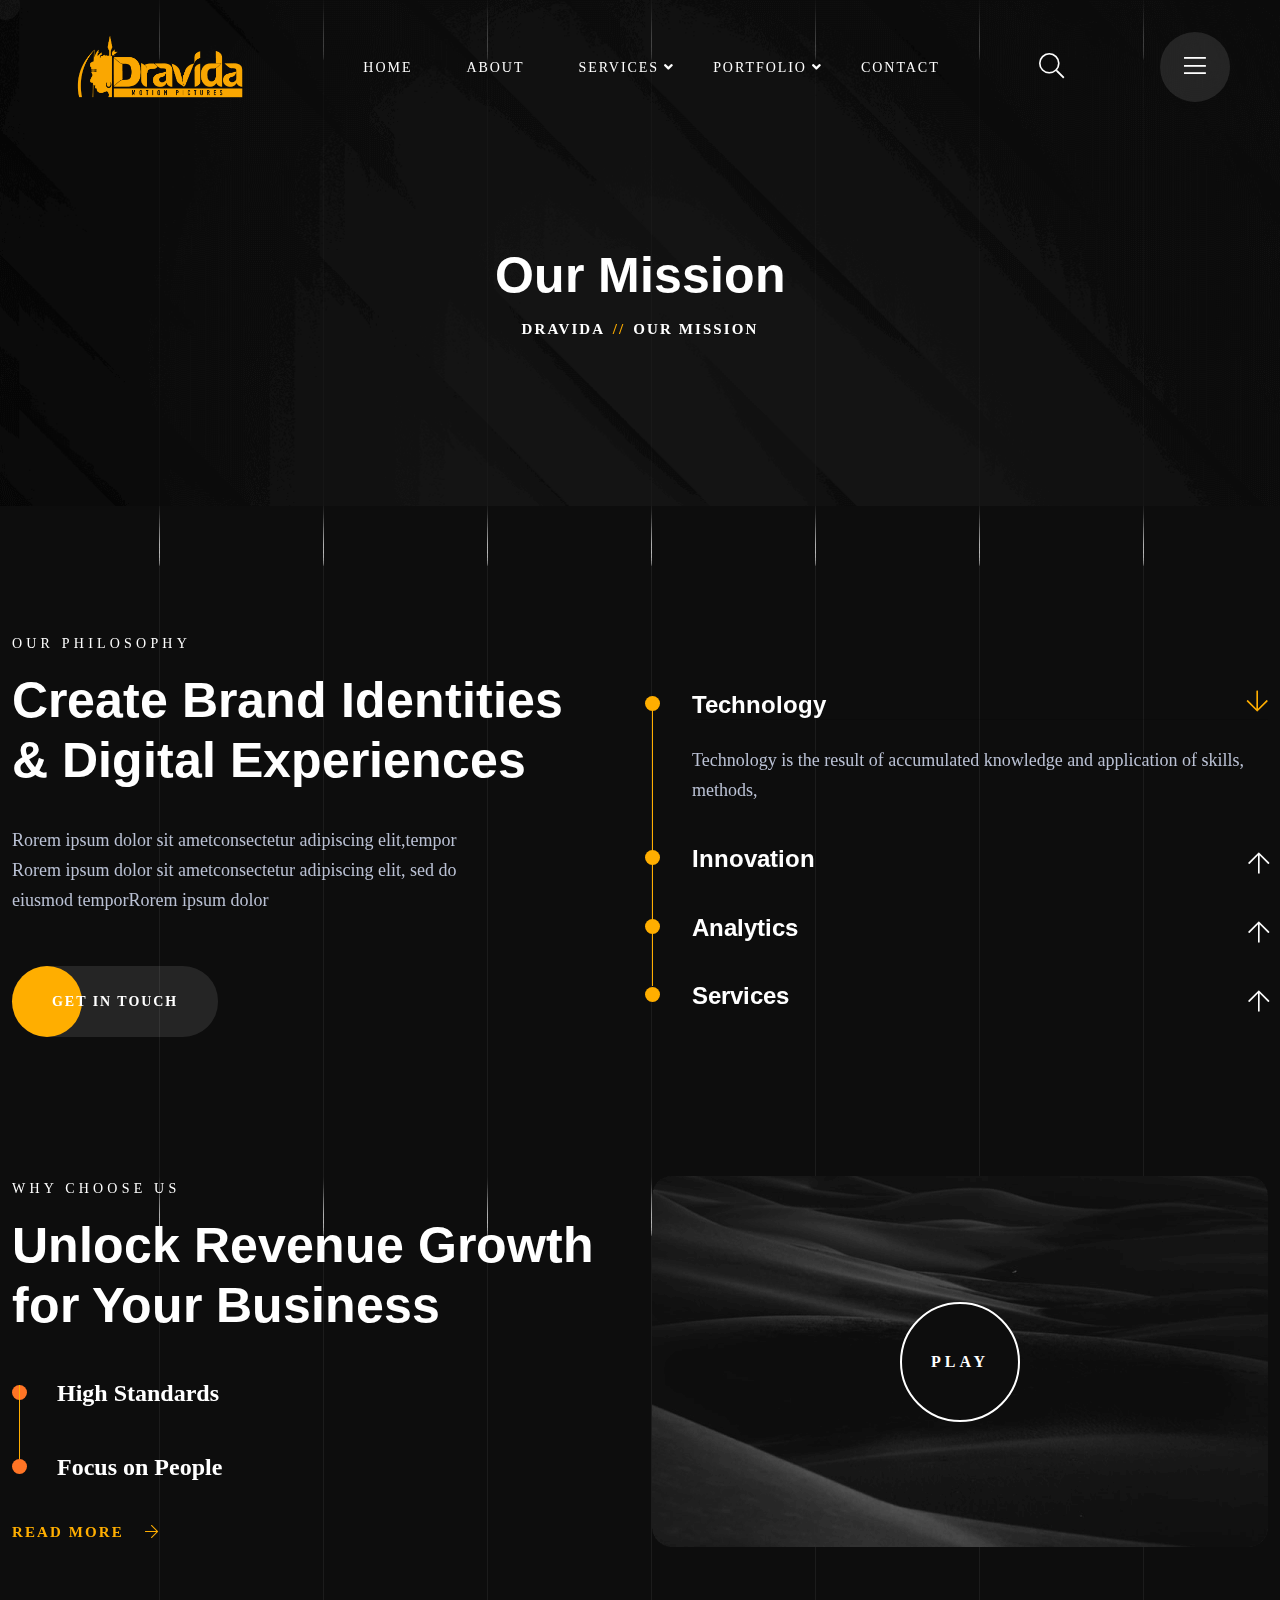
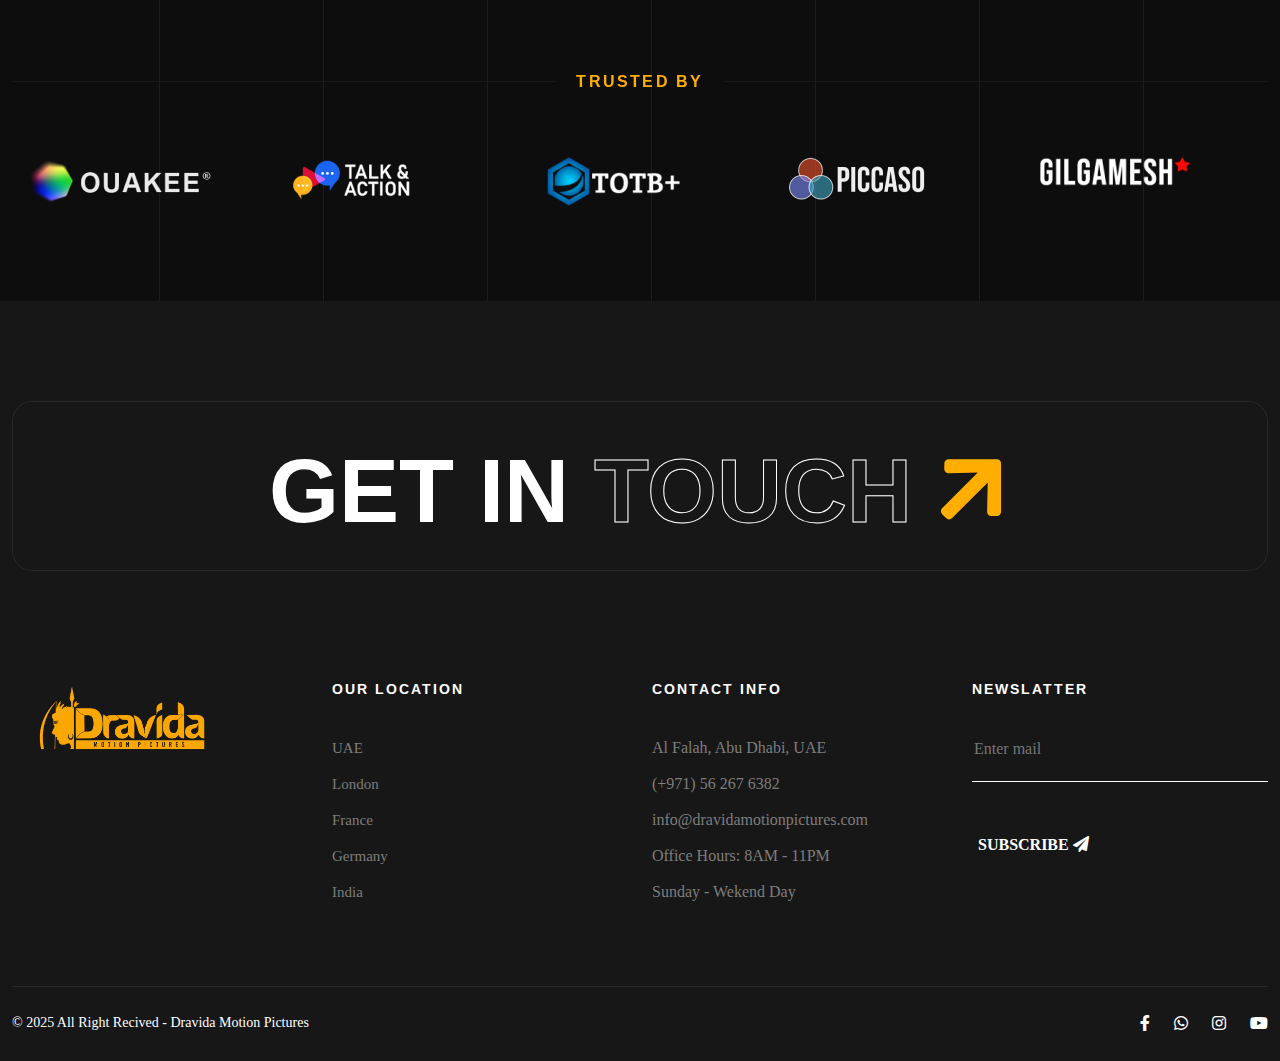
<file: Dravida/mission.html>
<!DOCTYPE html>
<html lang="en">
<head>
	<meta charset="UTF-8">
	<title>Mission - DRAVIDA MOTION PICTURES</title>
	<meta name="description" content="DRAVIDA MOTION PICTURES - Digital Marketing Agency">
	<meta name="keywords" content="advertising, advertising agency, agency, agency theme, business, creative agency, digital, digital advertising, digital agency, digital marketing, digital marketing agency, digital theme, marketing, startup">
	<meta name="author" content="pn">
	<link rel="shortcut icon" href="assets/img/logo/logo/dravida-motion-pictures-logo.png" type="image/x-icon">
	<!-- Mobile Specific Meta -->
	<meta name="viewport" content="width=device-width, initial-scale=1">

	<link rel="stylesheet" href="assets/css/bootstrap.min.css">
	<link rel="stylesheet" href="assets/css/fontawesome-all.css">
	<link rel="stylesheet" href="assets/css/animate.css">
	<link rel="stylesheet" href="assets/css/odometer-theme-default.css">
	<link rel="stylesheet" href="assets/css/video.min.css">
	<link rel="stylesheet" href="assets/css/slick-theme.css">
	<link rel="stylesheet" href="assets/css/slick.css">
	<link rel="stylesheet" href="assets/css/global.css">
	<link rel="stylesheet" href="assets/css/style.css">

	<script>
        var isNS = (navigator.appName == "PN") ? 1 : 0;
        if(navigator.appName == "PN") document.captureEvents(Event.MOUSEDOWN||Event.MOUSEUP);
        function mischandler(){
        return false;
        }
        function mousehandler(e){
        var myevent = (isNS) ? e : event;
        var eventbutton = (isNS) ? myevent.which : myevent.button;
        if((eventbutton==2)||(eventbutton==3)) return false;
        }
        document.oncontextmenu = mischandler;
        document.onmousedown = mousehandler;
        document.onmouseup = mousehandler;
        </script>

</head>
<body class="ori-inner-page">
	<div id="preloader"></div>
	<div class="up">
		<a href="#" class="scrollup text-center"><i class="fas fa-chevron-up"></i></a>
	</div>
	<div class="cursor"></div>

<!-- Start of header section
	============================================= -->
	<header id="ori-header" class="ori-header-section header-style-one">
		<div class="ori-header-content-area">
			<div class="ori-header-content d-flex align-items-center justify-content-between">
				<div class="brand-logo">
					<a href="index.html"><img src="assets/img/logo/logo/dravida-motion-pictures-logo-Abu-Dhabi.png" width="220" alt=""></a>
				</div>
				<div class="ori-main-navigation-area">
					<nav class="ori-main-navigation clearfix ul-li">
						<ul id="main-nav" class="nav navbar-nav clearfix">
							<li class="dropdown ori-megamenu">
								<a href="index.html">Home</a>
								
							</li>
							<li><a href="about.html">About</a></li>
							
							<li class="dropdown">
								<a href="service.html">Services</a>
								<ul class="dropdown-menu clearfix">
									<li><a href="service.html">Services</a></li>
									<li class="dropdown">
										<a href="service-single.html">Service Details</a>
										<ul class="dropdown-menu clearfix">
												<li><a href="service-single.html">Photography</a></li>
												<li><a href="service-single.html">Videography</a></li>
												<li><a href="service-single.html">Logo Design</a></li>
												<li><a href="service-single.html">Brand Design</a></li>
											<li><a href="service-single.html">Digital Marketing</a></li>
											<li><a href="service-single.html">Product Design</a></li>
											<li><a href="service-single.html">Web Development</a></li>
											<li><a href="service-single.html">UI/UX Design</a></li>
											<li><a href="service-single.html">Mobile Solutions</a></li>
											<li><a href="service-single.html">App Development</a></li>
											<li><a href="service-single.html">Email Marketing</a></li>
										</ul>
									</li>
									
									<li><a href="faq.html">FAQ</a></li>
									
									<li><a href="mission.html">Mission & Vision</a></li>
								</ul>
							</li>
							
							<li class="dropdown">
								<a href="">Portfolio</a>
								<ul class="dropdown-menu clearfix">
									<li><a href="portfolio.html">Portfolio </a></li>
									<li><a href="portfolio-single.html">Portfolio Details</a></li>
								</ul>
							</li>
							<li><a href="contact.html">Contact</a></li>
						</ul>
					</nav>
				</div>
				<div class="ori-header-sidebar-search d-flex align-items-center">
					<div class="ori-search-btn">
						<button class="search-box-outer"><i class="fal fa-search"></i></button>
					</div>
					<div class="ori-sidenav-btn navSidebar-button">
						<button><i class="fal fa-bars"></i></button>
					</div>
				</div>
			</div>
			<div class="mobile_menu position-relative">
				<div class="mobile_menu_button open_mobile_menu">
					<i class="fal fa-bars"></i>
				</div>
				<div class="mobile_menu_wrap">
					<div class="mobile_menu_overlay open_mobile_menu"></div>
					<div class="mobile_menu_content">
						<div class="mobile_menu_close open_mobile_menu">
							<i class="fal fa-times"></i>
						</div>
						<div class="m-brand-logo">
							<a  href=""><img src="assets/img/logo/logo/dravida-motion-pictures-logo-Abu-Dhabi.png" width="120" alt=""></a>
						</div>
						<nav class="mobile-main-navigation  clearfix ul-li">
							<ul id="m-main-nav" class="nav navbar-nav clearfix">
								<li >
									<a href="index.html">Home</a>
									
								</li>
								<li><a href="about.html">About</a></li>
								
								<li class="dropdown">
									<a href="service.html">Services</a>
									<ul class="dropdown-menu clearfix">
										<li><a href="service.html">Services</a></li>
										<li class="dropdown">
											<a href="service-single.html">Services Details</a>
											<ul class="dropdown-menu clearfix">
												<li><a href="service-single.html">Photography</a></li>
												<li><a href="service-single.html">Videography</a></li>
												<li><a href="service-single.html">Logo Design</a></li>
												<li><a href="service-single.html">Brand Design</a></li>
												<li><a href="service-single.html">Digital Marketing</a></li>
												<li><a href="service-single.html">Product Design</a></li>
												<li><a href="service-single.html">Web Development</a></li>
											<li><a href="service-single.html">UI/UX Design</a></li>
												<li><a href="service-single.html">Mobile Solutions</a></li>
												<li><a href="service-single.html">App Development</a></li>
												<li><a href="service-single.html">Email Marketing</a></li>
											</ul>
										</li>
										
										<li><a href="faq.html">FAQ </a></li>
										
										<li><a href="mission.html">Mission & Vision</a></li>
									</ul>
								</li>
								
								<li class="dropdown">
									<a href="%21.html#">Portfolio</a>
									<ul class="dropdown-menu clearfix">
										<li><a href="portfolio.html">Portfolio </a></li>
										<li><a href="portfolio-single.html">Portfolio Details</a></li>
									</ul>
								</li>
								<li><a href="contact.html">Contact</a></li>
							</ul>
						</nav>
					</div>
				</div>
				<!-- /Mobile-Menu -->
			</div>
		</div>
	</header><!-- /header -->

	<!-- Search PopUp -->
	<div class="search-popup">
		<button class="close-search style-two"><span class="fal fa-times"></span></button>
		<button class="close-search"><span class="fa fa-arrow-up"></span></button>
		<form method="post" action="">
			<div class="form-group">
				<input type="search" name="search-field" value="" placeholder="Search Here" required="">
				<button type="submit"><i class="fa fa-search"></i></button>
			</div>
		</form>
	</div>

	<!-- Sidebar sidebar Item -->
	<div class="xs-sidebar-group info-group">
		<div class="xs-overlay xs-bg-black">
			<div class="row loader-area">
				<div class="col-3 preloader-wrap">
					<div class="loader-bg"></div>
				</div>
				<div class="col-3 preloader-wrap">
					<div class="loader-bg"></div>
				</div>
				<div class="col-3 preloader-wrap">
					<div class="loader-bg"></div>
				</div>
				<div class="col-3 preloader-wrap">
					<div class="loader-bg"></div>
				</div>
			</div>
		</div>
		<div class="xs-sidebar-widget">
			<div class="sidebar-widget-container">
				<div class="widget-heading">
					<a href="#" class="close-side-widget">
						X
					</a>
				</div>
				<div class="sidebar-textwidget">

					<div class="sidebar-info-contents headline pera-content">
						<div class="content-inner">
							<div class="logo">
								<a href="index.html"><img src="assets/img/logo/logo/dravida-motion-pictures-logo-Abu-Dhabi.png" width="220" alt=""></a>
							</div>
							<div class="content-box">
								<h5>About Us</h5>
								<p class="text">At Dravida Motion Pictures, creativity meets purpose. We are more than just an advertising agency—we are storytellers, dreamers, and strategists who craft campaigns that inspire, engage, and deliver results.</p>
							</div>
							<div class="gallery-box ul-li">
								
							</div>
							<div class="content-box">
								<h5>Social Account</h5>
								<ul class="social-box">
									<li><a href="https://www.instagram.com/dravida_motionpictures/" target="_blank" class="fab fa-instagram"></a></li>
									<li><a href="https://www.youtube.com/@dravida_motionpictures" target="_blank" class="fab fa-youtube"></a></li>
									<li><a href="https://www.facebook.com/dravidamotionpictures/" target="_blank" class="fab fa-facebook-f"></a></li>
									<li><a href="https://wa.me/971562676382#" target="_blank" class="fab fa-whatsapp"></a></li>
								</ul>
							</div>
						</div>
					</div>
				</div>
			</div>
		</div>
	</div>
<!-- End of header section
	============================================= -->


<!-- Start of Breadcrumbs  section
	============================================= -->
	<section id="ori-breadcrumbs" class="ori-breadcrumbs-section position-relative" data-background="assets/img/bg/bread-bg.png">
		<div class="container">
			<div class="ori-breadcrumb-content text-center ul-li">
				<h1>Our Mission</h1>
				<ul>
					<li><a href="index.html">Dravida</a></li>
					<li>Our Mission</li>
				</ul>
			</div>
		</div>
		<div class="line_animation">
			<div class="line_area"></div>
			<div class="line_area"></div>
			<div class="line_area"></div>
			<div class="line_area"></div>
			<div class="line_area"></div>
			<div class="line_area"></div>
			<div class="line_area"></div>
			<div class="line_area"></div> 
		</div>
	</section>	
<!-- End of Breadcrumbs section
	============================================= -->

<!-- Start of Mission Accordion  section
	============================================= -->
	<section id="ori-mission" class="ori-mission-section position-relative">
		<div class="container">
			<div class="ori-mission-content">
				<div class="row">
					<div class="col-lg-6">
						<div class="ori-mission-title-text">
							<div class="ori-inner-section-title">
								<span class="sub-title text-uppercase">OUR PHILOSOPHY</span>
								<h2>Create Brand Identities & Digital Experiences</h2>
								<p>Rorem ipsum dolor sit ametconsectetur adipiscing elit,tempor Rorem ipsum dolor sit ametconsectetur adipiscing elit, sed do eiusmod temporRorem ipsum dolor</p>
							</div>
							<div class="ori-btn-1 text-uppercase">
								<a href="contact.html">GET IN TOUCH</a>
							</div>
						</div>
					</div>
					<div class="col-lg-6">
						<div class="ori-mission-accordion position-relative">
							<div class="accordion" id="accordionExample">
								<div class="accordion-item">
									<h2 class="accordion-header" id="headingOne">
										<button class="accordion-button" type="button" data-bs-toggle="collapse" data-bs-target="#collapseOne" aria-expanded="true" aria-controls="collapseOne">
											Technology
										</button>
									</h2>
									<div id="collapseOne" class="accordion-collapse collapse show" aria-labelledby="headingOne" data-bs-parent="#accordionExample">
										<div class="accordion-body">
											Technology is the result of accumulated knowledge and application of skills, methods, 
										</div>
									</div>
								</div>
								<div class="accordion-item">
									<h2 class="accordion-header" id="headingTwo">
										<button class="accordion-button collapsed" type="button" data-bs-toggle="collapse" data-bs-target="#collapseTwo" aria-expanded="false" aria-controls="collapseTwo">
											Innovation
										</button>
									</h2>
									<div id="collapseTwo" class="accordion-collapse collapse" aria-labelledby="headingTwo" data-bs-parent="#accordionExample">
										<div class="accordion-body">
											Technology is the result of accumulated knowledge and application of skills, methods, 
										</div>
									</div>
								</div>
								<div class="accordion-item">
									<h2 class="accordion-header" id="headingThree">
										<button class="accordion-button collapsed" type="button" data-bs-toggle="collapse" data-bs-target="#collapseThree" aria-expanded="false" aria-controls="collapseThree">
											Analytics
										</button>
									</h2>
									<div id="collapseThree" class="accordion-collapse collapse" aria-labelledby="headingThree" data-bs-parent="#accordionExample">
										<div class="accordion-body">
											Technology is the result of accumulated knowledge and application of skills, methods, 
										</div>
									</div>
								</div>
								<div class="accordion-item">
									<h2 class="accordion-header" id="headingFour">
										<button class="accordion-button collapsed" type="button" data-bs-toggle="collapse" data-bs-target="#collapseFour" aria-expanded="false" aria-controls="collapseFour">
											Services
										</button>
									</h2>
									<div id="collapseFour" class="accordion-collapse collapse" aria-labelledby="headingFour" data-bs-parent="#accordionExample">
										<div class="accordion-body">
											Technology is the result of accumulated knowledge and application of skills, methods, 
										</div>
									</div>
								</div>
							</div>
						</div>
					</div>
				</div>
			</div>
		</div>
		<div class="line_animation">
			<div class="line_area"></div>
			<div class="line_area"></div>
			<div class="line_area"></div>
			<div class="line_area"></div>
			<div class="line_area"></div>
			<div class="line_area"></div>
			<div class="line_area"></div>
			<div class="line_area"></div>
		</div>
	</section>
<!-- End of Mission Accordion  section
	============================================= -->

<!-- Start of Vission section
	============================================= -->
	<section id="ori-vission" class="ori-vission-section position-relative">
		<div class="container">
			<div class="ori-vission-content">
				<div class="row">
					<div class="col-lg-6">
						<div class="ori-vission-text-area">
							<div class="ori-service-why-choose-text">
								<div class="ori-inner-section-title">
									<span class="sub-title text-uppercase">Why choose us</span>
									<h2>Unlock Revenue Growth for Your Business
									</h2>
								</div>
								<div class="ori-service-why-choose-list-item ul-li-block">
									<ul>
										<li>High Standards</li>
										<li>Focus on People</li>
									</ul>
								</div>
								<div class="ori-vission-more-btn text-uppercase">
									<a href="about.html">Read More <i class="fal fa-arrow-right"></i></a>
								</div>
							</div>
						</div>
					</div>
					<div class="col-lg-6">
						<div class="ori-about-play-area position-relative">
							<div class="ori-about-play-img">
								<img src="assets/img/about/v-play.png" alt="">
							</div>
							<div class="about-play-btn position-absolute">
								<a class="text-uppercase video_box d-flex align-items-center justify-content-center" href="https://www.youtube.com/watch?v=bIoPkZRVll">Play</a>
							</div>
						</div>
					</div>
				</div>
			</div>
		</div>
		<div class="line_animation">
			<div class="line_area"></div>
			<div class="line_area"></div>
			<div class="line_area"></div>
			<div class="line_area"></div>
			<div class="line_area"></div>
			<div class="line_area"></div>
			<div class="line_area"></div>
			<div class="line_area"></div>
		</div>
	</section>
<!-- End of Vission  section
	============================================= -->

<!-- Start of Sponsor section
	============================================= -->
	<section id="ori-sponsor-1" class="ori-sponsor-section-1 inner-sponsor position-relative">
		<div class="container">
			<div class="ori-sponsor-title text-uppercase text-center">
				<h3><i></i><span>Trusted by</span><i></i></h3>
			</div>
			<div class="ori-sponsor-content">
				<div class="ori-sponsor-slider">
					<div class="ori-sponsor-item">
						<div class="ori-sponsor-img">
							<a href="#">
								<img src="assets/img/sponsor/sp1.png" alt="">
							</a>
						</div>
					</div>
					<div class="ori-sponsor-item">
						<div class="ori-sponsor-img">
							<a href="#">
								<img src="assets/img/sponsor/sp2.png" alt="">
							</a>
						</div>
					</div>
					<div class="ori-sponsor-item">
						<div class="ori-sponsor-img">
							<a href="#">
								<img src="assets/img/sponsor/sp3.png" alt="">
							</a>
						</div>
					</div>
					<div class="ori-sponsor-item">
						<div class="ori-sponsor-img">
							<a href="#">
								<img src="assets/img/sponsor/sp4.png" alt="">
							</a>
						</div>
					</div>
					<div class="ori-sponsor-item">
						<div class="ori-sponsor-img">
							<a href="#">
								<img src="assets/img/sponsor/sp5.png" alt="">
							</a>
						</div>
					</div>
					<div class="ori-sponsor-item">
						<div class="ori-sponsor-img">
							<a href="#">
								<img src="assets/img/sponsor/sp1.png" alt="">
							</a>
						</div>
					</div>
					<div class="ori-sponsor-item">
						<div class="ori-sponsor-img">
							<a href="#">
								<img src="assets/img/sponsor/sp2.png" alt="">
							</a>
						</div>
					</div>
					<div class="ori-sponsor-item">
						<div class="ori-sponsor-img">
							<a href="#">
								<img src="assets/img/sponsor/sp3.png" alt="">
							</a>
						</div>
					</div>
				</div>
			</div>
		</div>
		<div class="line_animation">
			<div class="line_area"></div>
			<div class="line_area"></div>
			<div class="line_area"></div>
			<div class="line_area"></div>
			<div class="line_area"></div>
			<div class="line_area"></div>
			<div class="line_area"></div>
			<div class="line_area"></div>
		</div>
	</section>				
<!-- End of Sponsor section
	============================================= -->


<!-- Start of Footer section
	============================================= -->
	<footer id="ori-footer" class="ori-footer-section footer-style-one">
		<div class="container">
			<div class="ori-footer-title text-center text-uppercase">
				<h2>Get In <span>Touch</span><a href="contact.html"><i class="fas fa-arrow-right"></i></a></h2>
			</div>
			<div class="ori-footer-widget-wrapper">
				<div class="row">
					<div class="col-lg-3 col-md-6">
						<div class="ori-footer-widget">
							<div class="logo-widget">
								<a href="#"><img src="assets/img/logo/logo/dravida-motion-pictures-logo-Abu-Dhabi.png" width="220" alt=""></a>
							</div>
						</div>
					</div>
					<div class="col-lg-3 col-md-6">
						<div class="ori-footer-widget">
							<div class="menu-location-widget ul-li-block">
								<h2 class="widget-title text-uppercase">Our Location</h2>
								<ul>
									<li><a href="https://maps.app.goo.gl/zQnjzWbpHMCJqm1J7" >UAE</a></li>
									<li><a href="#">London</a></li>
									<li><a href="#">France</a></li>
									<li><a href="#">Germany</a></li>
									<li><a href="#">India</a></li>
								</ul>
							</div>
						</div>
					</div>
					<div class="col-lg-3 col-md-6">
						<div class="ori-footer-widget">
							<div class="contact-widget ul-li-block">
								<h2 class="widget-title text-uppercase">Contact info</h2>
								<div class="contact-info">
									<span>Al Falah, Abu Dhabi, UAE </span>
									<span>(+971) 56 267 6382</span>
									<a href="mailto:info@dravidamotionpictures.com">info@dravidamotionpictures.com</a>
									<span>Office Hours: 8AM - 11PM</span>
									<span>Sunday - Wekend Day</span>
								</div>
							</div>
						</div>
					</div>
					<div class="col-lg-3 col-md-6">
						<div class="ori-footer-widget">
							<div class="newslatter-widget ul-li-block">
								<h2 class="widget-title text-uppercase">Newslatter</h2>
								<div class="newslatter-form">
									<form action="#" method="get">
										<input type="email" name="email" placeholder="Enter mail">
										<button type="submit">Subscribe <i class="fas fa-paper-plane"></i></button>
									</form>
								</div>
							</div>
						</div>
					</div>
				</div>
			</div>
			<div class="ori-footer-copyright d-flex justify-content-between">
				<div class="ori-copyright-text">
					© 2025 All Right Recived - Dravida Motion Pictures
				</div>
				<div class="ori-copyright-social">
					<a href="https://www.facebook.com/dravidamotionpictures/" target="_blank"><i class="fab fa-facebook-f"></i></a>
					<a href="https://wa.me/971562676382#" target="_blank"><i class="fab fa-whatsapp"></i></a>
					<a href="https://www.instagram.com/dravida_motionpictures/" target="_blank"><i class="fab fa-instagram"></i></a>
					<a href="https://www.youtube.com/@dravida_motionpictures" target="_blank"><i class="fab fa-youtube"></i></a>
				</div>
			</div>
		</div>
	</footer>
<!-- End of Footer section
	============================================= -->	

	<!-- For Js Library -->
	<script src="assets/js/jquery.min.js"></script>
	<script src="assets/js/jquery-ui.min.js"></script>
	<script src="assets/js/bootstrap.min.js"></script>
	<script src="assets/js/popper.min.js"></script>
	<script src="assets/js/appear.js"></script>
	<script src="assets/js/slick.js"></script>
	<script src="assets/js/twin.js"></script>
	<script src="assets/js/wow.min.js"></script>
	<script src="assets/js/knob.js"></script>
	<script src="assets/js/jquery.filterizr.js"></script>
	<script src="assets/js/imagesloaded.pkgd.min.js"></script>
	<script src="assets/js/rbtools.min.js"></script>
	<script src="assets/js/rs6.min.js"></script>
	<script src="assets/js/jarallax.js"></script>
	<script src="assets/js/jquery.inputarrow.js"></script>
	<script src="assets/js/swiper.min.js"></script>
	<script src="assets/js/jquery.counterup.min.js"></script>
	<script src="assets/js/waypoints.min.js"></script>
	<script src="assets/js/jquery.magnific-popup.min.js"></script>
	<script src="assets/js/jquery.marquee.min.js"></script>
	<script src="assets/js/script.js"></script>
</body>

<!-- Mirrored from html.themexriver.com/Orixy/mission.html by HTTrack Website Copier/3.x [XR&CO'2014], Fri, 29 Nov 2024 13:03:52 GMT -->
</html>
</file>
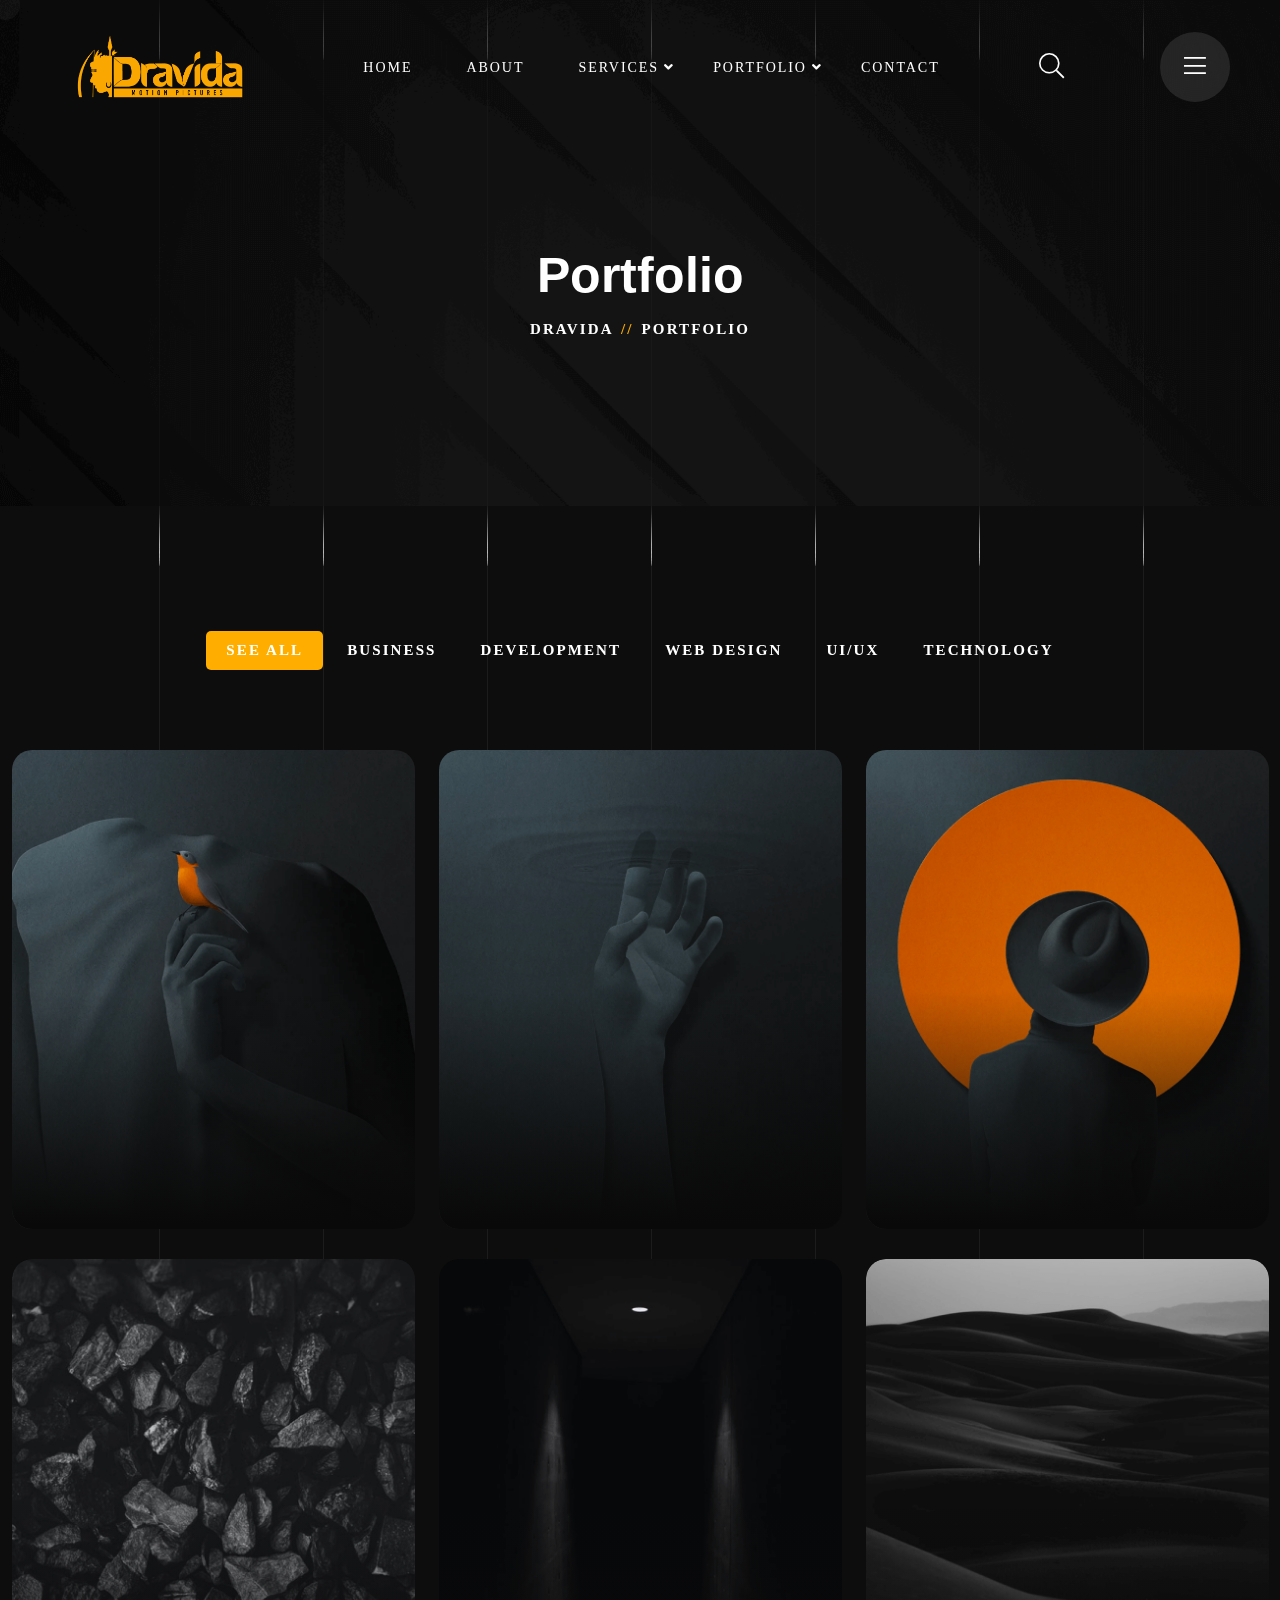
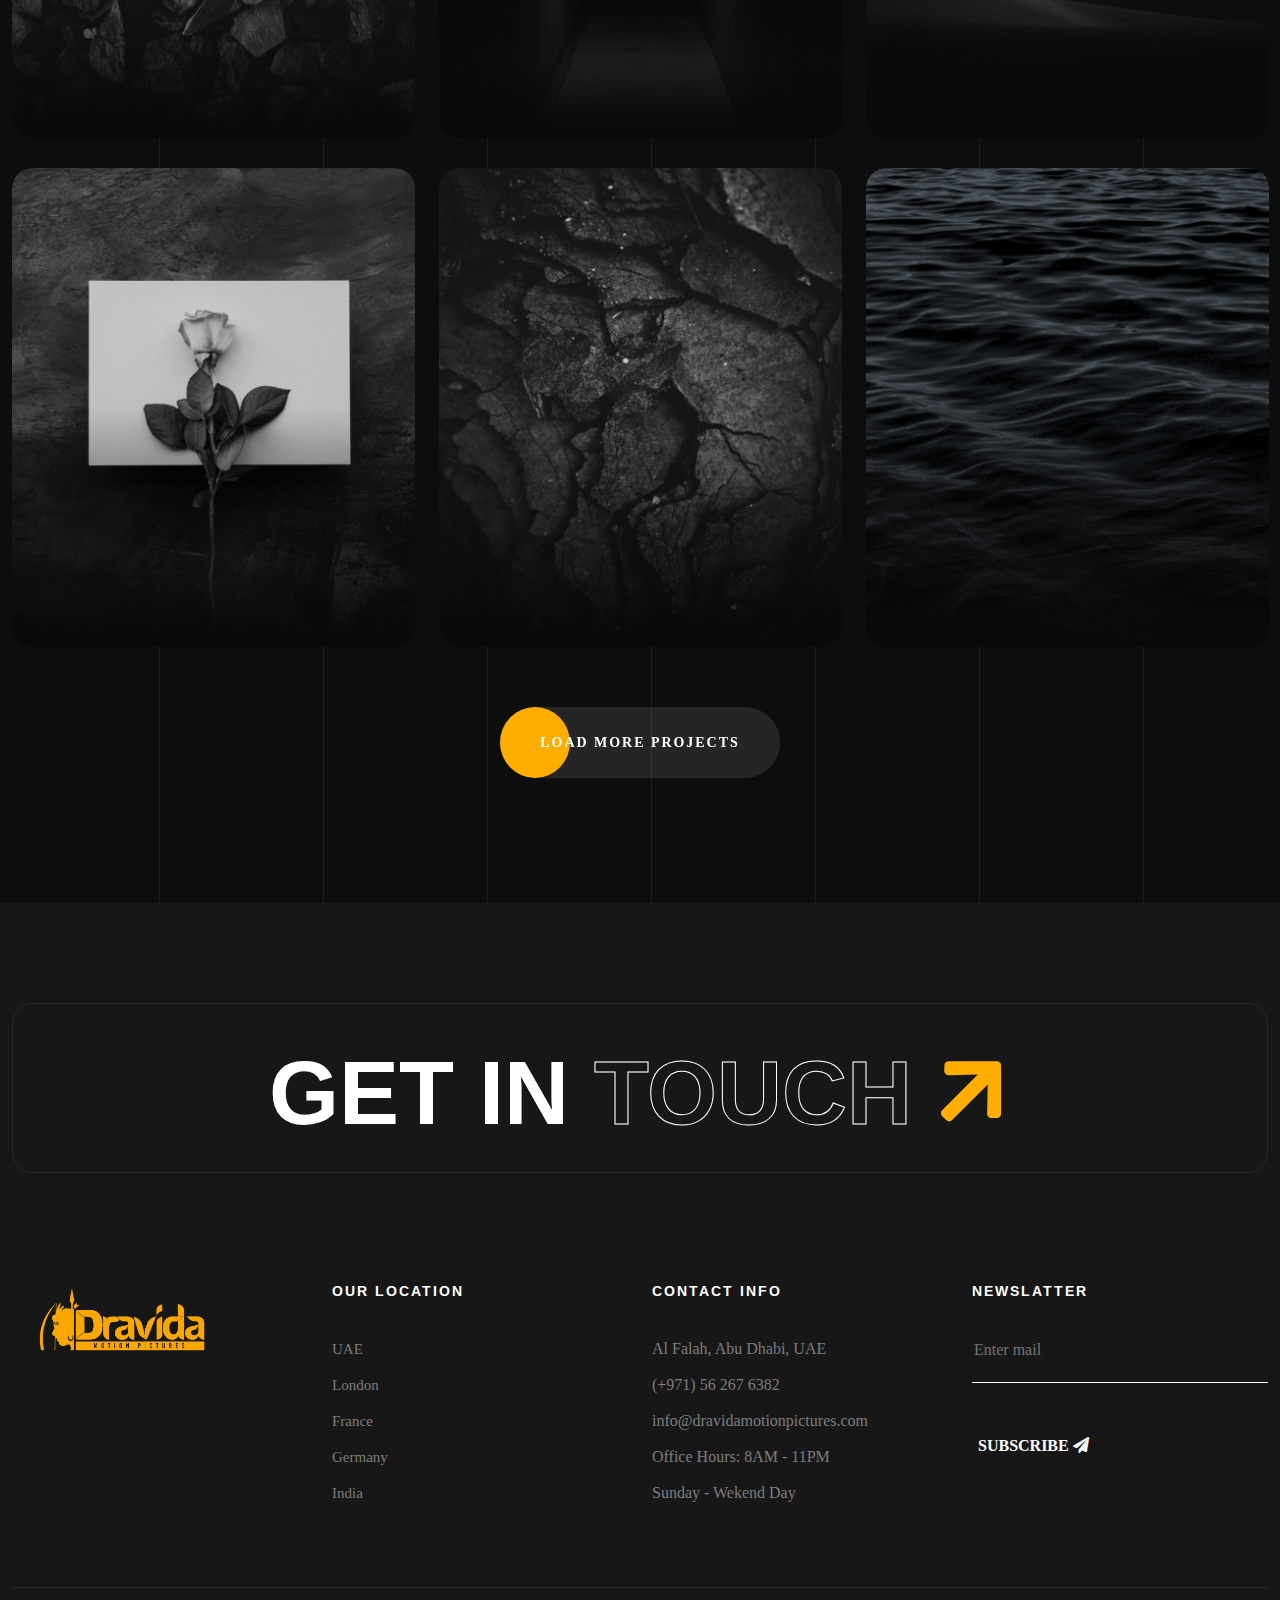
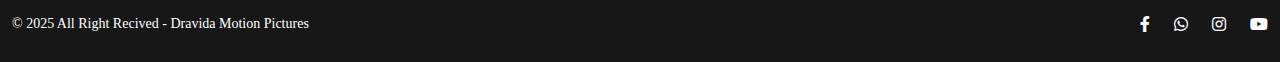
<file: Dravida/portfolio.html>
<!DOCTYPE html>
<html lang="en">

<head>
	<meta charset="UTF-8">
	<title>Portfolio DRAVIDA MOTION PICTURES </title>
	<meta name="description" content="DRAVIDA MOTION PICTURES - Digital Marketing Agency ">
	<meta name="keywords" content="advertising, advertising agency, agency, agency theme, business, creative agency, digital, digital advertising, digital agency, digital marketing, digital marketing agency, digital theme, marketing, startup">
	<meta name="author" content="pn">
	<link rel="shortcut icon" href="assets/img/logo/logo/dravida-motion-pictures-logo.png" type="image/x-icon">
	<!-- Mobile Specific Meta -->
	<meta name="viewport" content="width=device-width, initial-scale=1">

	<link rel="stylesheet" href="assets/css/bootstrap.min.css">
	<link rel="stylesheet" href="assets/css/fontawesome-all.css">
	<link rel="stylesheet" href="assets/css/animate.css">
	<link rel="stylesheet" href="assets/css/odometer-theme-default.css">
	<link rel="stylesheet" href="assets/css/video.min.css">
	<link rel="stylesheet" href="assets/css/slick-theme.css">
	<link rel="stylesheet" href="assets/css/slick.css">
	<link rel="stylesheet" href="assets/css/global.css">
	<link rel="stylesheet" href="assets/css/style.css">

	<script>
        var isNS = (navigator.appName == "PN") ? 1 : 0;
        if(navigator.appName == "PN") document.captureEvents(Event.MOUSEDOWN||Event.MOUSEUP);
        function mischandler(){
        return false;
        }
        function mousehandler(e){
        var myevent = (isNS) ? e : event;
        var eventbutton = (isNS) ? myevent.which : myevent.button;
        if((eventbutton==2)||(eventbutton==3)) return false;
        }
        document.oncontextmenu = mischandler;
        document.onmousedown = mousehandler;
        document.onmouseup = mousehandler;
        </script>

</head>
<body class="ori-inner-page">
	<div id="preloader"></div>
	<div class="up">
		<a href="#" class="scrollup text-center"><i class="fas fa-chevron-up"></i></a>
	</div>
	<div class="cursor"></div>

	<!-- Start of header section
	============================================= -->
	<header id="ori-header" class="ori-header-section header-style-one">
		<div class="ori-header-content-area">
			<div class="ori-header-content d-flex align-items-center justify-content-between">
				<div class="brand-logo">
					<a href="index.html"><img src="assets/img/logo/logo/dravida-motion-pictures-logo-Abu-Dhabi.png" width="220" alt=""></a>
				</div>
				<div class="ori-main-navigation-area">
					<nav class="ori-main-navigation clearfix ul-li">
						<ul id="main-nav" class="nav navbar-nav clearfix">
							<li class="dropdown ori-megamenu">
								<a href="index.html">Home</a>
								
							</li>
							<li><a href="about.html">About</a></li>
							
							<li class="dropdown">
								<a href="service.html">Services</a>
								<ul class="dropdown-menu clearfix">
									<li><a href="service.html">Services</a></li>
									<li class="dropdown">
										<a href="service-single.html">Service Details</a>
										<ul class="dropdown-menu clearfix">
												<li><a href="service-single.html">Photography</a></li>
												<li><a href="service-single.html">Videography</a></li>
												<li><a href="service-single.html">Logo Design</a></li>
												<li><a href="service-single.html">Brand Design</a></li>
											<li><a href="service-single.html">Digital Marketing</a></li>
											<li><a href="service-single.html">Product Design</a></li>
											<li><a href="service-single.html">Web Development</a></li>
											<li><a href="service-single.html">UI/UX Design</a></li>
											<li><a href="service-single.html">Mobile Solutions</a></li>
											<li><a href="service-single.html">App Development</a></li>
											<li><a href="service-single.html">Email Marketing</a></li>
										</ul>
									</li>
									
									<li><a href="faq.html">FAQ</a></li>
									
									<li><a href="mission.html">Mission & Vision</a></li>
								</ul>
							</li>
							
							<li class="dropdown">
								<a href="">Portfolio</a>
								<ul class="dropdown-menu clearfix">
									<li><a href="portfolio.html">Portfolio </a></li>
									<li><a href="portfolio-single.html">Portfolio Details</a></li>
								</ul>
							</li>
							<li><a href="contact.html">Contact</a></li>
						</ul>
					</nav>
				</div>
				<div class="ori-header-sidebar-search d-flex align-items-center">
					<div class="ori-search-btn">
						<button class="search-box-outer"><i class="fal fa-search"></i></button>
					</div>
					<div class="ori-sidenav-btn navSidebar-button">
						<button><i class="fal fa-bars"></i></button>
					</div>
				</div>
			</div>
			<div class="mobile_menu position-relative">
				<div class="mobile_menu_button open_mobile_menu">
					<i class="fal fa-bars"></i>
				</div>
				<div class="mobile_menu_wrap">
					<div class="mobile_menu_overlay open_mobile_menu"></div>
					<div class="mobile_menu_content">
						<div class="mobile_menu_close open_mobile_menu">
							<i class="fal fa-times"></i>
						</div>
						<div class="m-brand-logo">
							<a  href=""><img src="assets/img/logo/logo/dravida-motion-pictures-logo-Abu-Dhabi.png" width="120" alt=""></a>
						</div>
						<nav class="mobile-main-navigation  clearfix ul-li">
							<ul id="m-main-nav" class="nav navbar-nav clearfix">
								<li >
									<a href="index.html">Home</a>
									
								</li>
								<li><a href="about.html">About</a></li>
								
								<li class="dropdown">
									<a href="service.html">Services</a>
									<ul class="dropdown-menu clearfix">
										<li><a href="service.html">Services</a></li>
										<li class="dropdown">
											<a href="service-single.html">Services Details</a>
											<ul class="dropdown-menu clearfix">
												<li><a href="service-single.html">Photography</a></li>
												<li><a href="service-single.html">Videography</a></li>
												<li><a href="service-single.html">Logo Design</a></li>
												<li><a href="service-single.html">Brand Design</a></li>
												<li><a href="service-single.html">Digital Marketing</a></li>
												<li><a href="service-single.html">Product Design</a></li>
												<li><a href="service-single.html">Web Development</a></li>
											<li><a href="service-single.html">UI/UX Design</a></li>
												<li><a href="service-single.html">Mobile Solutions</a></li>
												<li><a href="service-single.html">App Development</a></li>
												<li><a href="service-single.html">Email Marketing</a></li>
											</ul>
										</li>
										
										<li><a href="faq.html">FAQ </a></li>
										
										<li><a href="mission.html">Mission & Vision</a></li>
									</ul>
								</li>
								
								<li class="dropdown">
									<a href="%21.html#">Portfolio</a>
									<ul class="dropdown-menu clearfix">
										<li><a href="portfolio.html">Portfolio </a></li>
										<li><a href="portfolio-single.html">Portfolio Details</a></li>
									</ul>
								</li>
								<li><a href="contact.html">Contact</a></li>
							</ul>
						</nav>
					</div>
				</div>
				<!-- /Mobile-Menu -->
			</div>
		</div>
	</header><!-- /header -->

	<!-- Search PopUp -->
	<div class="search-popup">
		<button class="close-search style-two"><span class="fal fa-times"></span></button>
		<button class="close-search"><span class="fa fa-arrow-up"></span></button>
		<form method="post" action="">
			<div class="form-group">
				<input type="search" name="search-field" value="" placeholder="Search Here" required="">
				<button type="submit"><i class="fa fa-search"></i></button>
			</div>
		</form>
	</div>

	<!-- Sidebar sidebar Item -->
	<div class="xs-sidebar-group info-group">
		<div class="xs-overlay xs-bg-black">
			<div class="row loader-area">
				<div class="col-3 preloader-wrap">
					<div class="loader-bg"></div>
				</div>
				<div class="col-3 preloader-wrap">
					<div class="loader-bg"></div>
				</div>
				<div class="col-3 preloader-wrap">
					<div class="loader-bg"></div>
				</div>
				<div class="col-3 preloader-wrap">
					<div class="loader-bg"></div>
				</div>
			</div>
		</div>
		<div class="xs-sidebar-widget">
			<div class="sidebar-widget-container">
				<div class="widget-heading">
					<a href="#" class="close-side-widget">
						X
					</a>
				</div>
				<div class="sidebar-textwidget">

					<div class="sidebar-info-contents headline pera-content">
						<div class="content-inner">
							<div class="logo">
								<a href="index.html"><img src="assets/img/logo/logo/dravida-motion-pictures-logo-Abu-Dhabi.png" width="220" alt=""></a>
							</div>
							<div class="content-box">
								<h5>About Us</h5>
								<p class="text">At Dravida Motion Pictures, creativity meets purpose. We are more than just an advertising agency—we are storytellers, dreamers, and strategists who craft campaigns that inspire, engage, and deliver results.</p>
							</div>
							<div class="gallery-box ul-li">
								
							</div>
							<div class="content-box">
								<h5>Social Account</h5>
								<ul class="social-box">
									<li><a href="https://www.instagram.com/dravida_motionpictures/" target="_blank" class="fab fa-instagram"></a></li>
									<li><a href="https://www.youtube.com/@dravida_motionpictures" target="_blank" class="fab fa-youtube"></a></li>
									<li><a href="https://www.facebook.com/dravidamotionpictures/" target="_blank" class="fab fa-facebook-f"></a></li>
									<li><a href="https://wa.me/971562676382#" target="_blank" class="fab fa-whatsapp"></a></li>
								</ul>
							</div>
						</div>
					</div>
				</div>
			</div>
		</div>
	</div>
<!-- End of header section
	============================================= -->

<!-- Start of Breadcrumbs  section
	============================================= -->
	<section id="ori-breadcrumbs" class="ori-breadcrumbs-section position-relative" data-background="assets/img/bg/bread-bg.png">
		<div class="container">
			<div class="ori-breadcrumb-content text-center ul-li">
				<h1>Portfolio </h1>
				<ul>
					<li><a href="index.html">Dravida</a></li>
					<li>Portfolio</li>
				</ul>
			</div>
		</div>
		<div class="line_animation">
			<div class="line_area"></div>
			<div class="line_area"></div>
			<div class="line_area"></div>
			<div class="line_area"></div>
			<div class="line_area"></div>
			<div class="line_area"></div>
			<div class="line_area"></div>
			<div class="line_area"></div> 
		</div>
	</section>	
<!-- End of Breadcrumbs section
	============================================= -->

<!-- Start of Portfolio  section
	============================================= -->	
	<section id="ori-portfolio-feed" class="ori-portfolio-feed-section position-relative">
		<div class="container">
			<div class="ori-portfolio-filter-btn ul-li text-center">
				<ul id="filters" class="nav-gallery">
					<li class="filtr-button filtr-active" data-filter="all">see all</li>
					<li class="filtr-button" data-filter="1">Business</li>
					<li class="filtr-button" data-filter="2">Development</li>
					<li class="filtr-button" data-filter="3">Web Design </li>
					<li class="filtr-button" data-filter="4">ui/ux </li>
					<li class="filtr-button" data-filter="5">TECHNOLOGY</li>
				</ul>
			</div>
			<div class="ori-portfolio-feed-item-wrapper filtr-container row">
				<div class="col-lg-4 col-sm-6 filtr-item" data-category="1, 3, 4" data-sort="Busy streets">
					<div class="ori-portfolio-item position-relative">
						<div class="portfolio-img">
							<img src="assets/img/service/ser1.png" alt="">
						</div>
						<div class="portfolio-text">
							<span class="port-category text-uppercase"><a href="portfolio.html">Web design</a></span>
							<h3><a href="portfolio-single.html">Effective solution For Your Business</a></h3>
						</div>
					</div>
				</div>
				<div class="col-lg-4 col-sm-6 filtr-item" data-category="2, 5, 4" data-sort="Busy streets">
					<div class="ori-portfolio-item position-relative">
						<div class="portfolio-img">
							<img src="assets/img/service/ser2.png" alt="">
						</div>
						<div class="portfolio-text">
							<span class="port-category text-uppercase"><a href="portfolio.html">Web design</a></span>
							<h3><a href="portfolio-single.html">Effective solution For Your Business</a></h3>
						</div>
					</div>
				</div>
				<div class="col-lg-4 col-sm-6 filtr-item" data-category="3, 4" data-sort="Busy streets">
					<div class="ori-portfolio-item position-relative">
						<div class="portfolio-img">
							<img src="assets/img/service/ser3.png" alt="">
						</div>
						<div class="portfolio-text">
							<span class="port-category text-uppercase"><a href="portfolio.html">Web design</a></span>
							<h3><a href="portfolio-single.html">Effective solution For Your Business</a></h3>
						</div>
					</div>
				</div>
				<div class="col-lg-4 col-sm-6 filtr-item" data-category="2,  4" data-sort="Busy streets">
					<div class="ori-portfolio-item position-relative">
						<div class="portfolio-img">
							<img src="assets/img/project/pro4.png" alt="">
						</div>
						<div class="portfolio-text">
							<span class="port-category text-uppercase"><a href="portfolio.html">Web design</a></span>
							<h3><a href="portfolio-single.html">Effective solution For Your Business</a></h3>
						</div>
					</div>
				</div>
				<div class="col-lg-4 col-sm-6 filtr-item" data-category="1, 3" data-sort="Busy streets">
					<div class="ori-portfolio-item position-relative">
						<div class="portfolio-img">
							<img src="assets/img/project/pro5.png" alt="">
						</div>
						<div class="portfolio-text">
							<span class="port-category text-uppercase"><a href="portfolio.html">Web design</a></span>
							<h3><a href="portfolio-single.html">Effective solution For Your Business</a></h3>
						</div>
					</div>
				</div>
				<div class="col-lg-4 col-sm-6 filtr-item" data-category="1, 2" data-sort="Busy streets">
					<div class="ori-portfolio-item position-relative">
						<div class="portfolio-img">
							<img src="assets/img/project/pro6.png" alt="">
						</div>
						<div class="portfolio-text">
							<span class="port-category text-uppercase"><a href="portfolio.html">Web design</a></span>
							<h3><a href="portfolio-single.html">Effective solution For Your Business</a></h3>
						</div>
					</div>
				</div>
				<div class="col-lg-4 col-sm-6 filtr-item" data-category="2, 3, 5" data-sort="Busy streets">
					<div class="ori-portfolio-item position-relative">
						<div class="portfolio-img">
							<img src="assets/img/project/pro7.png" alt="">
						</div>
						<div class="portfolio-text">
							<span class="port-category text-uppercase"><a href="portfolio.html">Web design</a></span>
							<h3><a href="portfolio-single.html">Effective solution For Your Business</a></h3>
						</div>
					</div>
				</div>
				<div class="col-lg-4 col-sm-6 filtr-item" data-category="5, 3, 4" data-sort="Busy streets">
					<div class="ori-portfolio-item position-relative">
						<div class="portfolio-img">
							<img src="assets/img/project/pro8.png" alt="">
						</div>
						<div class="portfolio-text">
							<span class="port-category text-uppercase"><a href="portfolio.html">Web design</a></span>
							<h3><a href="portfolio-single.html">Effective solution For Your Business</a></h3>
						</div>
					</div>
				</div>
				<div class="col-lg-4 col-sm-6 filtr-item" data-category="5, 2, 4" data-sort="Busy streets">
					<div class="ori-portfolio-item position-relative">
						<div class="portfolio-img">
							<img src="assets/img/project/pro9.png" alt="">
						</div>
						<div class="portfolio-text">
							<span class="port-category text-uppercase"><a href="portfolio.html">Web design</a></span>
							<h3><a href="portfolio-single.html">Effective solution For Your Business</a></h3>
						</div>
					</div>
				</div>
			</div>
			<div  class="ori-portfolio-more-btn text-center">
				<div class="ori-btn-1 text-uppercase">
					<a href="#">load more projects</a>
				</div>
			</div>
		</div>
		<div class="line_animation">
			<div class="line_area"></div>
			<div class="line_area"></div>
			<div class="line_area"></div>
			<div class="line_area"></div>
			<div class="line_area"></div>
			<div class="line_area"></div>
			<div class="line_area"></div>
			<div class="line_area"></div> 
		</div>
	</section>
<!-- End of Portfolio  section
	============================================= -->	



<!-- Start of Footer section
	============================================= -->
	<footer id="ori-footer" class="ori-footer-section footer-style-one">
		<div class="container">
			<div class="ori-footer-title text-center text-uppercase">
				<h2>Get In <span>Touch</span><a href="contact.html"><i class="fas fa-arrow-right"></i></a></h2>
			</div>
			<div class="ori-footer-widget-wrapper">
				<div class="row">
					<div class="col-lg-3 col-md-6">
						<div class="ori-footer-widget">
							<div class="logo-widget">
								<a href="#"><img src="assets/img/logo/logo/dravida-motion-pictures-logo-Abu-Dhabi.png" width="220" alt=""></a>
							</div>
						</div>
					</div>
					<div class="col-lg-3 col-md-6">
						<div class="ori-footer-widget">
							<div class="menu-location-widget ul-li-block">
								<h2 class="widget-title text-uppercase">Our Location</h2>
								<ul>
									<li><a href="https://maps.app.goo.gl/zQnjzWbpHMCJqm1J7" >UAE</a></li>
									<li><a href="#">London</a></li>
									<li><a href="#">France</a></li>
									<li><a href="#">Germany</a></li>
									<li><a href="#">India</a></li>
								</ul>
							</div>
						</div>
					</div>
					<div class="col-lg-3 col-md-6">
						<div class="ori-footer-widget">
							<div class="contact-widget ul-li-block">
								<h2 class="widget-title text-uppercase">Contact info</h2>
								<div class="contact-info">
									<span>Al Falah, Abu Dhabi, UAE </span>
									<span>(+971) 56 267 6382</span>
									<a href="mailto:info@dravidamotionpictures.com">info@dravidamotionpictures.com</a>
									<span>Office Hours: 8AM - 11PM</span>
									<span>Sunday - Wekend Day</span>
								</div>
							</div>
						</div>
					</div>
					<div class="col-lg-3 col-md-6">
						<div class="ori-footer-widget">
							<div class="newslatter-widget ul-li-block">
								<h2 class="widget-title text-uppercase">Newslatter</h2>
								<div class="newslatter-form">
									<form action="#" method="get">
										<input type="email" name="email" placeholder="Enter mail">
										<button type="submit">Subscribe <i class="fas fa-paper-plane"></i></button>
									</form>
								</div>
							</div>
						</div>
					</div>
				</div>
			</div>
			<div class="ori-footer-copyright d-flex justify-content-between">
				<div class="ori-copyright-text">
					© 2025 All Right Recived - Dravida Motion Pictures
				</div>
				<div class="ori-copyright-social">
					<a href="https://www.facebook.com/dravidamotionpictures/" target="_blank"><i class="fab fa-facebook-f"></i></a>
					<a href="https://wa.me/971562676382#" target="_blank"><i class="fab fa-whatsapp"></i></a>
					<a href="https://www.instagram.com/dravida_motionpictures/" target="_blank"><i class="fab fa-instagram"></i></a>
					<a href="https://www.youtube.com/@dravida_motionpictures" target="_blank"><i class="fab fa-youtube"></i></a>
				</div>
			</div>
		</div>
	</footer>
<!-- End of Footer section
	============================================= -->	
		


	<!-- For Js Library -->
	<script src="assets/js/jquery.min.js"></script>
	<script src="assets/js/jquery-ui.min.js"></script>
	<script src="assets/js/bootstrap.min.js"></script>
	<script src="assets/js/popper.min.js"></script>
	<script src="assets/js/appear.js"></script>
	<script src="assets/js/slick.js"></script>
	<script src="assets/js/twin.js"></script>
	<script src="assets/js/wow.min.js"></script>
	<script src="assets/js/knob.js"></script>
	<script src="assets/js/jquery.filterizr.js"></script>
	<script src="assets/js/imagesloaded.pkgd.min.js"></script>
	<script src="assets/js/rbtools.min.js"></script>
	<script src="assets/js/rs6.min.js"></script>
	<script src="assets/js/jarallax.js"></script>
	<script src="assets/js/jquery.inputarrow.js"></script>
	<script src="assets/js/swiper.min.js"></script>
	<script src="assets/js/jquery.counterup.min.js"></script>
	<script src="assets/js/waypoints.min.js"></script>
	<script src="assets/js/jquery.magnific-popup.min.js"></script>
	<script src="assets/js/jquery.marquee.min.js"></script>
	<script src="assets/js/script.js"></script>
</body>

</html>
</file>
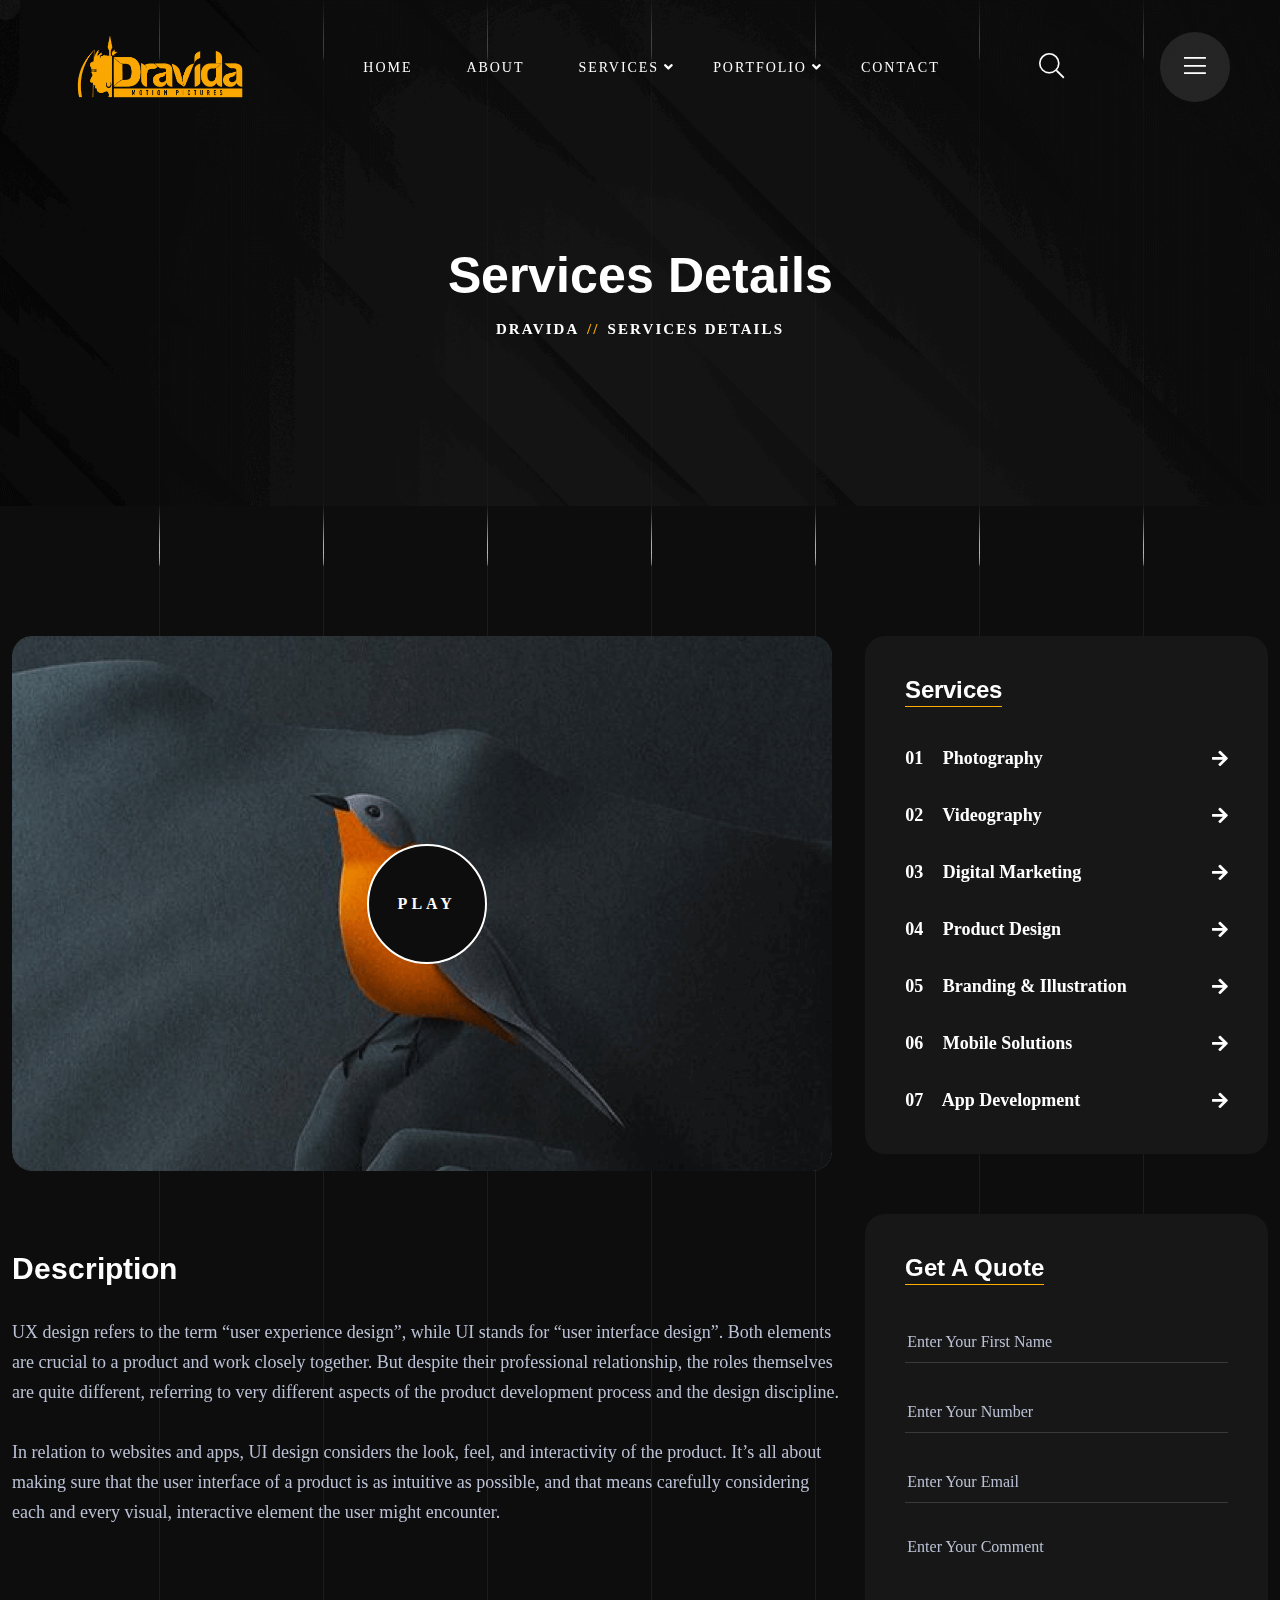
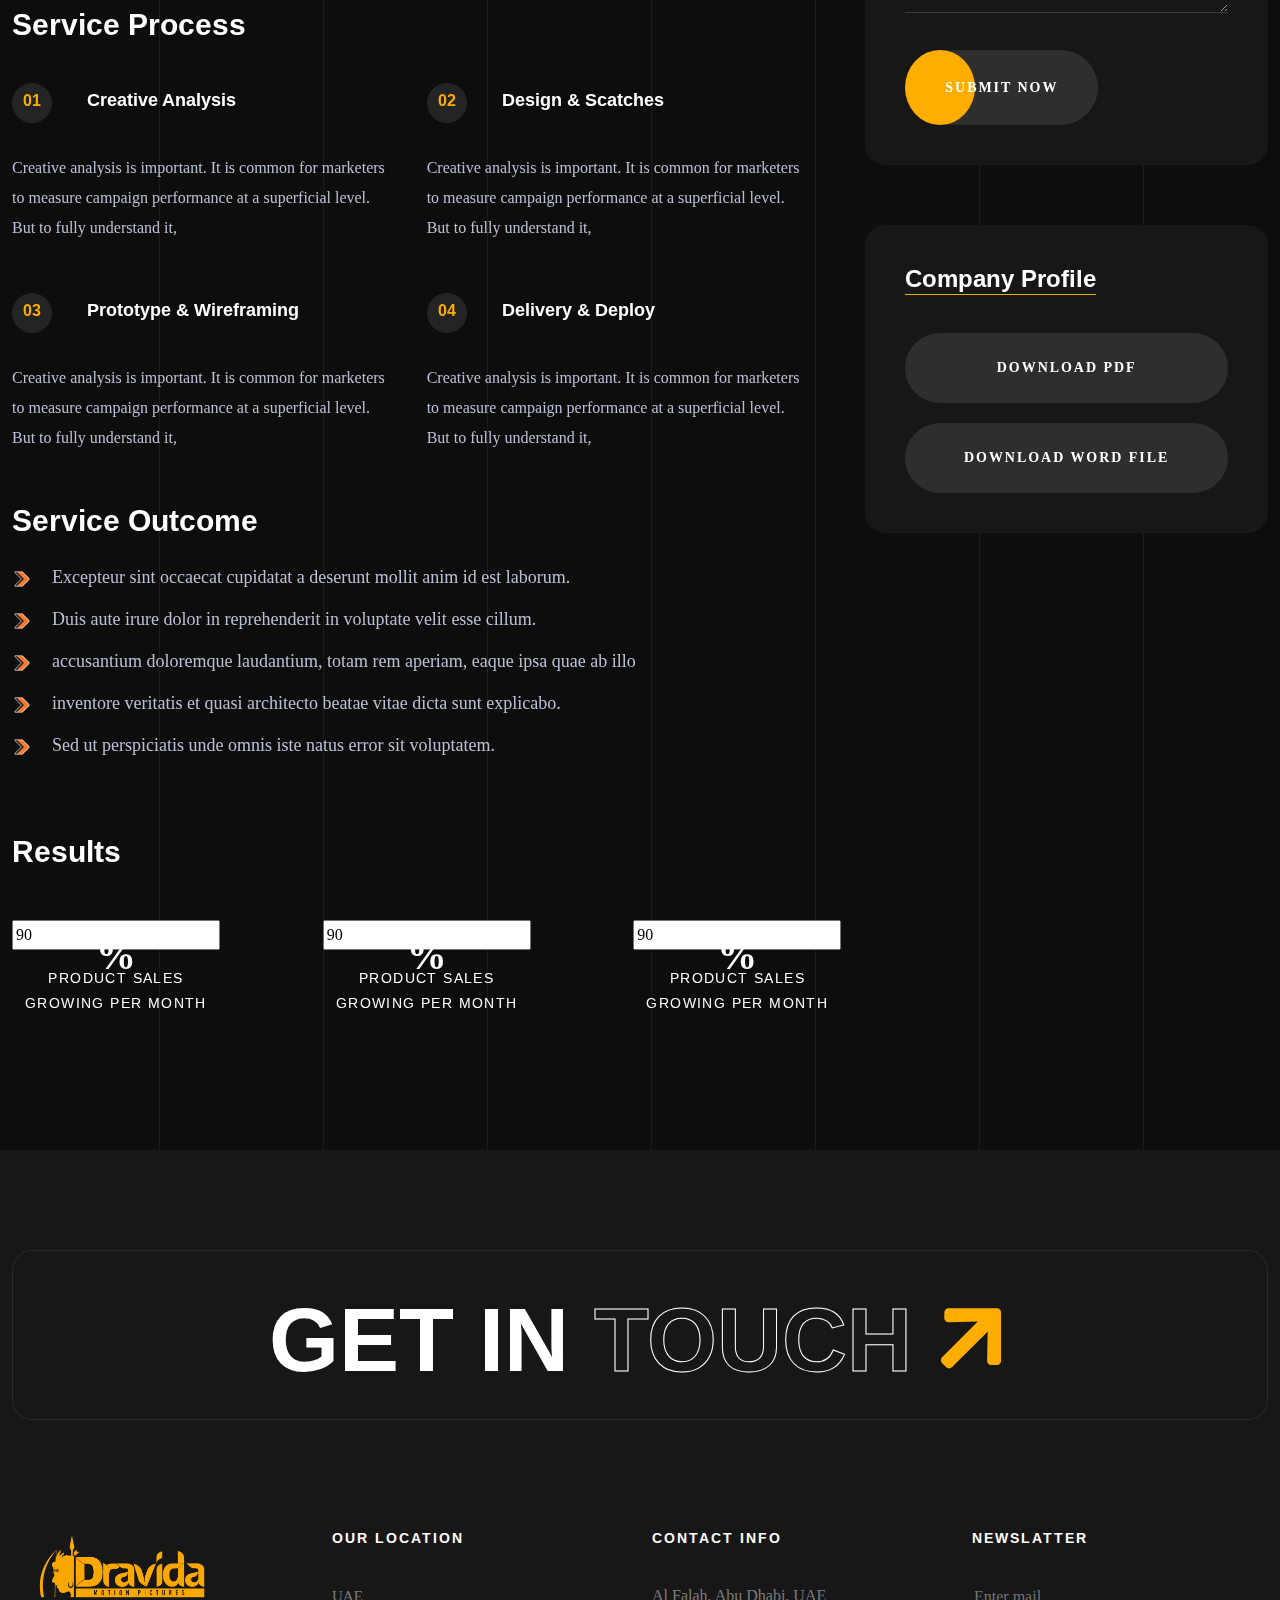
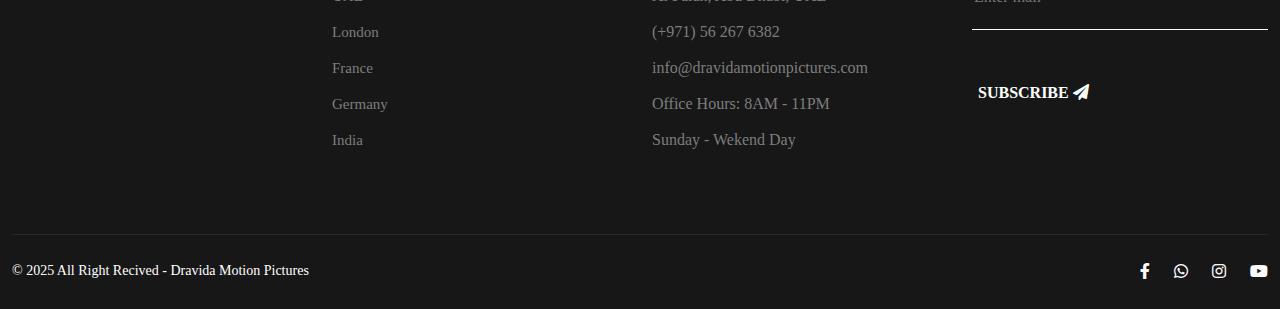
<file: Dravida/service-single.html>
<!DOCTYPE html>
<html lang="en">
<head>
	<meta charset="UTF-8">
	<title>Service Details</title>
	<meta name="description" content="DRAVIDA MOTION PICTURES - Digital Marketing Agency">
	<meta name="keywords" content="advertising, advertising agency, agency, agency theme, business, creative agency, digital, digital advertising, digital agency, digital marketing, digital marketing agency, digital theme, marketing, startup">
	<meta name="author" content="pn">
	<link rel="shortcut icon" href="assets/img/logo/logo/dravida-motion-pictures-logo.png" type="image/x-icon">
	<!-- Mobile Specific Meta -->
	<meta name="viewport" content="width=device-width, initial-scale=1">

	<link rel="stylesheet" href="assets/css/bootstrap.min.css">
	<link rel="stylesheet" href="assets/css/fontawesome-all.css">
	<link rel="stylesheet" href="assets/css/animate.css">
	<link rel="stylesheet" href="assets/css/odometer-theme-default.css">
	<link rel="stylesheet" href="assets/css/video.min.css">
	<link rel="stylesheet" href="assets/css/slick-theme.css">
	<link rel="stylesheet" href="assets/css/slick.css">
	<link rel="stylesheet" href="assets/css/global.css">
	<link rel="stylesheet" href="assets/css/style.css">

	<script>
        var isNS = (navigator.appName == "PN") ? 1 : 0;
        if(navigator.appName == "PN") document.captureEvents(Event.MOUSEDOWN||Event.MOUSEUP);
        function mischandler(){
        return false;
        }
        function mousehandler(e){
        var myevent = (isNS) ? e : event;
        var eventbutton = (isNS) ? myevent.which : myevent.button;
        if((eventbutton==2)||(eventbutton==3)) return false;
        }
        document.oncontextmenu = mischandler;
        document.onmousedown = mousehandler;
        document.onmouseup = mousehandler;
        </script>

</head>
<body class="ori-inner-page">
	<div id="preloader"></div>
	<div class="up">
		<a href="#" class="scrollup text-center"><i class="fas fa-chevron-up"></i></a>
	</div>
	<div class="cursor"></div>

<!-- Start of header section
	============================================= -->
	<header id="ori-header" class="ori-header-section header-style-one">
		<div class="ori-header-content-area">
			<div class="ori-header-content d-flex align-items-center justify-content-between">
				<div class="brand-logo">
					<a href="index.html"><img src="assets/img/logo/logo/dravida-motion-pictures-logo-Abu-Dhabi.png" width="220" alt=""></a>
				</div>
				<div class="ori-main-navigation-area">
					<nav class="ori-main-navigation clearfix ul-li">
						<ul id="main-nav" class="nav navbar-nav clearfix">
							<li class="dropdown ori-megamenu">
								<a href="index.html">Home</a>
								
							</li>
							<li><a href="about.html">About</a></li>
							
							<li class="dropdown">
								<a href="service.html">Services</a>
								<ul class="dropdown-menu clearfix">
									<li><a href="service.html">Services</a></li>
									<li class="dropdown">
										<a href="service-single.html">Service Details</a>
										<ul class="dropdown-menu clearfix">
												<li><a href="service-single.html">Photography</a></li>
												<li><a href="service-single.html">Videography</a></li>
												<li><a href="service-single.html">Logo Design</a></li>
												<li><a href="service-single.html">Brand Design</a></li>
											<li><a href="service-single.html">Digital Marketing</a></li>
											<li><a href="service-single.html">Product Design</a></li>
											<li><a href="service-single.html">Web Development</a></li>
											<li><a href="service-single.html">UI/UX Design</a></li>
											<li><a href="service-single.html">Mobile Solutions</a></li>
											<li><a href="service-single.html">App Development</a></li>
											<li><a href="service-single.html">Email Marketing</a></li>
										</ul>
									</li>
									
									<li><a href="faq.html">FAQ</a></li>
									
									<li><a href="mission.html">Mission & Vision</a></li>
								</ul>
							</li>
							
							<li class="dropdown">
								<a href="">Portfolio</a>
								<ul class="dropdown-menu clearfix">
									<li><a href="portfolio.html">Portfolio </a></li>
									<li><a href="portfolio-single.html">Portfolio Details</a></li>
								</ul>
							</li>
							<li><a href="contact.html">Contact</a></li>
						</ul>
					</nav>
				</div>
				<div class="ori-header-sidebar-search d-flex align-items-center">
					<div class="ori-search-btn">
						<button class="search-box-outer"><i class="fal fa-search"></i></button>
					</div>
					<div class="ori-sidenav-btn navSidebar-button">
						<button><i class="fal fa-bars"></i></button>
					</div>
				</div>
			</div>
			<div class="mobile_menu position-relative">
				<div class="mobile_menu_button open_mobile_menu">
					<i class="fal fa-bars"></i>
				</div>
				<div class="mobile_menu_wrap">
					<div class="mobile_menu_overlay open_mobile_menu"></div>
					<div class="mobile_menu_content">
						<div class="mobile_menu_close open_mobile_menu">
							<i class="fal fa-times"></i>
						</div>
						<div class="m-brand-logo">
							<a  href=""><img src="assets/img/logo/logo/dravida-motion-pictures-logo-Abu-Dhabi.png" width="120" alt=""></a>
						</div>
						<nav class="mobile-main-navigation  clearfix ul-li">
							<ul id="m-main-nav" class="nav navbar-nav clearfix">
								<li >
									<a href="index.html">Home</a>
									
								</li>
								<li><a href="about.html">About</a></li>
								
								<li class="dropdown">
									<a href="service.html">Services</a>
									<ul class="dropdown-menu clearfix">
										<li><a href="service.html">Services</a></li>
										<li class="dropdown">
											<a href="service-single.html">Services Details</a>
											<ul class="dropdown-menu clearfix">
												<li><a href="service-single.html">Photography</a></li>
												<li><a href="service-single.html">Videography</a></li>
												<li><a href="service-single.html">Logo Design</a></li>
												<li><a href="service-single.html">Brand Design</a></li>
												<li><a href="service-single.html">Digital Marketing</a></li>
												<li><a href="service-single.html">Product Design</a></li>
												<li><a href="service-single.html">Web Development</a></li>
											<li><a href="service-single.html">UI/UX Design</a></li>
												<li><a href="service-single.html">Mobile Solutions</a></li>
												<li><a href="service-single.html">App Development</a></li>
												<li><a href="service-single.html">Email Marketing</a></li>
											</ul>
										</li>
										
										<li><a href="faq.html">FAQ </a></li>
										
										<li><a href="mission.html">Mission & Vision</a></li>
									</ul>
								</li>
								
								<li class="dropdown">
									<a href="%21.html#">Portfolio</a>
									<ul class="dropdown-menu clearfix">
										<li><a href="portfolio.html">Portfolio </a></li>
										<li><a href="portfolio-single.html">Portfolio Details</a></li>
									</ul>
								</li>
								<li><a href="contact.html">Contact</a></li>
							</ul>
						</nav>
					</div>
				</div>
				<!-- /Mobile-Menu -->
			</div>
		</div>
	</header><!-- /header -->

	<!-- Search PopUp -->
	<div class="search-popup">
		<button class="close-search style-two"><span class="fal fa-times"></span></button>
		<button class="close-search"><span class="fa fa-arrow-up"></span></button>
		<form method="post" action="">
			<div class="form-group">
				<input type="search" name="search-field" value="" placeholder="Search Here" required="">
				<button type="submit"><i class="fa fa-search"></i></button>
			</div>
		</form>
	</div>

	<!-- Sidebar sidebar Item -->
	<div class="xs-sidebar-group info-group">
		<div class="xs-overlay xs-bg-black">
			<div class="row loader-area">
				<div class="col-3 preloader-wrap">
					<div class="loader-bg"></div>
				</div>
				<div class="col-3 preloader-wrap">
					<div class="loader-bg"></div>
				</div>
				<div class="col-3 preloader-wrap">
					<div class="loader-bg"></div>
				</div>
				<div class="col-3 preloader-wrap">
					<div class="loader-bg"></div>
				</div>
			</div>
		</div>
		<div class="xs-sidebar-widget">
			<div class="sidebar-widget-container">
				<div class="widget-heading">
					<a href="#" class="close-side-widget">
						X
					</a>
				</div>
				<div class="sidebar-textwidget">

					<div class="sidebar-info-contents headline pera-content">
						<div class="content-inner">
							<div class="logo">
								<a href="index.html"><img src="assets/img/logo/logo/dravida-motion-pictures-logo-Abu-Dhabi.png" width="220" alt=""></a>
							</div>
							<div class="content-box">
								<h5>About Us</h5>
								<p class="text">At Dravida Motion Pictures, creativity meets purpose. We are more than just an advertising agency—we are storytellers, dreamers, and strategists who craft campaigns that inspire, engage, and deliver results.</p>
							</div>
							<div class="gallery-box ul-li">
								
							</div>
							<div class="content-box">
								<h5>Social Account</h5>
								<ul class="social-box">
									<li><a href="https://www.instagram.com/dravida_motionpictures/" target="_blank" class="fab fa-instagram"></a></li>
									<li><a href="https://www.youtube.com/@dravida_motionpictures" target="_blank" class="fab fa-youtube"></a></li>
									<li><a href="https://www.facebook.com/dravidamotionpictures/" target="_blank" class="fab fa-facebook-f"></a></li>
									<li><a href="https://wa.me/971562676382#" target="_blank" class="fab fa-whatsapp"></a></li>
								</ul>
							</div>
						</div>
					</div>
				</div>
			</div>
		</div>
	</div>
<!-- End of header section
	============================================= -->


<!-- Start of Breadcrumbs  section
	============================================= -->
	<section id="ori-breadcrumbs" class="ori-breadcrumbs-section position-relative" data-background="assets/img/bg/bread-bg.png">
		<div class="container">
			<div class="ori-breadcrumb-content text-center ul-li">
				<h1>Services Details</h1>
				<ul>
					<li><a href="index.html">Dravida</a></li>
					<li>Services Details</li>
				</ul>
			</div>
		</div>
		<div class="line_animation">
			<div class="line_area"></div>
			<div class="line_area"></div>
			<div class="line_area"></div>
			<div class="line_area"></div>
			<div class="line_area"></div>
			<div class="line_area"></div>
			<div class="line_area"></div>
			<div class="line_area"></div>
		</div>
	</section>	
<!-- End of Breadcrumbs section
	============================================= -->

<!-- Start of Service Details  section
	============================================= -->
	<section id="ori-service-details" class="ori-service-details-section position-relative">
		<div class="container">
			<div class="ori-service-details-content-wrapper">
				<div class="row">
					<div class="col-lg-8">
						<div class="ori-service-details-content">
							<div class="ori-about-play-area position-relative">
								<div class="ori-about-play-img">
									<img src="assets/img/about/serd.png" alt="">
								</div>
								<div class="about-play-btn position-absolute">
									<a class="text-uppercase d-flex align-items-center justify-content-center" href="#">Play</a>
								</div>
							</div>
							<div class="ori-service-details-text pera-content">
								<h2>Description</h2>
								<p>UX design refers to the term “user experience design”, while UI stands for “user interface design”. Both elements are crucial to a product and work closely together. But despite their professional relationship, the roles themselves are quite different, referring to very different aspects of the product development process and the design discipline.</p>
								<p>In relation to websites and apps, UI design considers the look, feel, and interactivity of the product. It’s all about making sure that the user interface of a product is as intuitive as possible, and that means carefully considering each and every visual, interactive element the user might encounter.</p>
								<div class="ori-service-details-process ul-li-block">
									<h2>Service Process</h2>
									<div class="ori-service-process-item-wrap d-flex flex-wrap">
										<div class="ori-service-process-item pera-content">
											<h3><span>01</span> Creative Analysis </h3>
											<p>Creative analysis is important. It is common for marketers to measure campaign performance at a superficial level. But to fully understand it, </p>
										</div>
										<div class="ori-service-process-item pera-content">
											<h3><span>02</span> Design & Scatches </h3>
											<p>Creative analysis is important. It is common for marketers to measure campaign performance at a superficial level. But to fully understand it, </p>
										</div>
										<div class="ori-service-process-item pera-content">
											<h3><span>03</span> Prototype & Wireframing  </h3>
											<p>Creative analysis is important. It is common for marketers to measure campaign performance at a superficial level. But to fully understand it, </p>
										</div>
										<div class="ori-service-process-item pera-content">
											<h3><span>04</span> Delivery & Deploy  </h3>
											<p>Creative analysis is important. It is common for marketers to measure campaign performance at a superficial level. But to fully understand it, </p>
										</div>
									</div>
								</div>
								<div class="ori-service-details-outcome ul-li-block">
									<h2>Service Outcome</h2>
									<ul>
										<li>Excepteur sint occaecat cupidatat a deserunt mollit anim id est laborum. </li>
										<li>Duis aute irure dolor in reprehenderit in voluptate velit esse cillum.</li>
										<li>accusantium doloremque laudantium, totam rem aperiam, eaque ipsa quae ab illo</li>
										<li>inventore veritatis et quasi architecto beatae vitae dicta sunt explicabo.</li>
										<li>Sed ut perspiciatis unde omnis iste natus error sit voluptatem. </li>
									</ul>
								</div>
								<div class="ori-service-details-result">
									<h2>Results</h2>
									<div class="ori-service-details-result-item-wrap d-flex justify-content-between">
										<div class="ori-about-circle-progress-item">
											<div class="counter-boxed text-center headline position-relative">
												<div class="graph-outer">
													<input type="text" class="dial" data-fgColor="#FF7425" data-bgColor="#fff" data-width="180" data-height="180" data-linecap="round"  value="90" >
													<div class="inner-text count-box"><span class="count-text" data-stop="90" data-speed="4500"></span>%</div>
												</div>
												<h3 class="text-uppercase">product sales</h3>
												<h3 class="text-uppercase"> growing per month</h3>
											</div>
										</div>
										<div class="ori-about-circle-progress-item">
											<div class="counter-boxed text-center headline position-relative">
												<div class="graph-outer">
													<input type="text" class="dial" data-fgColor="#FF7425" data-bgColor="#fff" data-width="180" data-height="180" data-linecap="round"  value="90" >
													<div class="inner-text count-box"><span class="count-text" data-stop="90" data-speed="4500"></span>%</div>
												</div>
												<h3 class="text-uppercase">product sales</h3>
												<h3 class="text-uppercase"> growing per month</h3>
											</div>
										</div>
										<div class="ori-about-circle-progress-item">
											<div class="counter-boxed text-center headline position-relative">
												<div class="graph-outer">
													<input type="text" class="dial" data-fgColor="#FF7425" data-bgColor="#fff" data-width="180" data-height="180" data-linecap="round"  value="90" >
													<div class="inner-text count-box"><span class="count-text" data-stop="90" data-speed="4500"></span>%</div>
												</div>
												<h3 class="text-uppercase">product sales</h3>
												<h3 class="text-uppercase"> growing per month</h3>
											</div>
										</div>
									</div>
								</div>
							</div>
						</div>
					</div>
					<div class="col-lg-4">
						<div class="ori-service-details-sidebar-widget-area">
							<div class="ori-service-details-widget ul-li-block">
								<div class="category-widget">
									<h3 class="widget-title">Services</h3>
									<ul>
										<li><a href="#"><span>01</span> Photography</a></li>
										<li><a href="#"><span>02</span>  Videography</a></li>
										<li><a href="#"><span>03</span> Digital Marketing</a></li>
										<li><a href="#"><span>04</span>  Product Design</a></li>
										<li><a href="#"><span>05</span>  Branding & Illustration</a></li>
										<li><a href="#"><span>06</span>  Mobile Solutions</a></li>
										<li><a href="#"><span>07</span> App Development </a></li>
									</ul>
								</div>
							</div>
							<div class="ori-service-details-widget ul-li-block">
								<div class="quote-widget">
									<h3 class="widget-title">Get A Quote</h3>
									<form action="#" method="get">
										<input type="text" name="name" placeholder="Enter Your First Name" required >
										<input type="number" name="email" placeholder="Enter Your Number" required >
										<input type="email" name="email" placeholder="Enter Your Email" required >
										<textarea name="massege" placeholder="Enter Your Comment"></textarea>
										<button class="ori-submit-btn1  text-uppercase" type="submit">submit now</button>
									</form>
								</div>
							</div>
							<div class="ori-service-details-widget ul-li-block">
								<div class="company-profile-widget">
									<h3 class="widget-title">Company Profile</h3>
									<div class="profile-download-btn text-center text-uppercase">
										<a href="#">download PDF</a>
										<a href="#">DOWNLOAD WORD FILE</a>
									</div>
								</div>
							</div>
						</div>
					</div>
				</div>
			</div>
		</div>
		<div class="line_animation">
			<div class="line_area"></div>
			<div class="line_area"></div>
			<div class="line_area"></div>
			<div class="line_area"></div>
			<div class="line_area"></div>
			<div class="line_area"></div>
			<div class="line_area"></div>
			<div class="line_area"></div>
		</div>
	</section>
<!-- End of Service Details  section
	============================================= -->	

	
<!-- Start of Footer section
	============================================= -->
	<footer id="ori-footer" class="ori-footer-section footer-style-one">
		<div class="container">
			<div class="ori-footer-title text-center text-uppercase">
				<h2>Get In <span>Touch</span><a href="contact.html"><i class="fas fa-arrow-right"></i></a></h2>
			</div>
			<div class="ori-footer-widget-wrapper">
				<div class="row">
					<div class="col-lg-3 col-md-6">
						<div class="ori-footer-widget">
							<div class="logo-widget">
								<a href="#"><img src="assets/img/logo/logo/dravida-motion-pictures-logo-Abu-Dhabi.png" width="220" alt=""></a>
							</div>
						</div>
					</div>
					<div class="col-lg-3 col-md-6">
						<div class="ori-footer-widget">
							<div class="menu-location-widget ul-li-block">
								<h2 class="widget-title text-uppercase">Our Location</h2>
								<ul>
									<li><a href="https://maps.app.goo.gl/zQnjzWbpHMCJqm1J7" >UAE</a></li>
									<li><a href="#">London</a></li>
									<li><a href="#">France</a></li>
									<li><a href="#">Germany</a></li>
									<li><a href="#">India</a></li>
								</ul>
							</div>
						</div>
					</div>
					<div class="col-lg-3 col-md-6">
						<div class="ori-footer-widget">
							<div class="contact-widget ul-li-block">
								<h2 class="widget-title text-uppercase">Contact info</h2>
								<div class="contact-info">
									<span>Al Falah, Abu Dhabi, UAE </span>
									<span>(+971) 56 267 6382</span>
									<a href="mailto:info@dravidamotionpictures.com">info@dravidamotionpictures.com</a>
									<span>Office Hours: 8AM - 11PM</span>
									<span>Sunday - Wekend Day</span>
								</div>
							</div>
						</div>
					</div>
					<div class="col-lg-3 col-md-6">
						<div class="ori-footer-widget">
							<div class="newslatter-widget ul-li-block">
								<h2 class="widget-title text-uppercase">Newslatter</h2>
								<div class="newslatter-form">
									<form action="#" method="get">
										<input type="email" name="email" placeholder="Enter mail">
										<button type="submit">Subscribe <i class="fas fa-paper-plane"></i></button>
									</form>
								</div>
							</div>
						</div>
					</div>
				</div>
			</div>
			<div class="ori-footer-copyright d-flex justify-content-between">
				<div class="ori-copyright-text">
					© 2025 All Right Recived - Dravida Motion Pictures
				</div>
				<div class="ori-copyright-social">
					<a href="https://www.facebook.com/dravidamotionpictures/" target="_blank"><i class="fab fa-facebook-f"></i></a>
					<a href="https://wa.me/971562676382#" target="_blank"><i class="fab fa-whatsapp"></i></a>
					<a href="https://www.instagram.com/dravida_motionpictures/" target="_blank"><i class="fab fa-instagram"></i></a>
					<a href="https://www.youtube.com/@dravida_motionpictures" target="_blank"><i class="fab fa-youtube"></i></a>
				</div>
			</div>
		</div>
	</footer>
<!-- End of Footer section
	============================================= -->	

	<!-- For Js Library -->
	<script src="assets/js/jquery.min.js"></script>
	<script src="assets/js/jquery-ui.min.js"></script>
	<script src="assets/js/bootstrap.min.js"></script>
	<script src="assets/js/popper.min.js"></script>
	<script src="assets/js/appear.js"></script>
	<script src="assets/js/slick.js"></script>
	<script src="assets/js/twin.js"></script>
	<script src="assets/js/wow.min.js"></script>
	<script src="assets/js/knob.js"></script>
	<script src="assets/js/jquery.filterizr.js"></script>
	<script src="assets/js/imagesloaded.pkgd.min.js"></script>
	<script src="assets/js/rbtools.min.js"></script>
	<script src="assets/js/rs6.min.js"></script>
	<script src="assets/js/jarallax.js"></script>
	<script src="assets/js/jquery.inputarrow.js"></script>
	<script src="assets/js/swiper.min.js"></script>
	<script src="assets/js/jquery.counterup.min.js"></script>
	<script src="assets/js/waypoints.min.js"></script>
	<script src="assets/js/jquery.magnific-popup.min.js"></script>
	<script src="assets/js/jquery.marquee.min.js"></script>
	<script src="assets/js/script.js"></script>
</body>

<!-- Mirrored from html.themexriver.com/Orixy/service-single.html by HTTrack Website Copier/3.x [XR&CO'2014], Fri, 29 Nov 2024 13:03:52 GMT -->
</html>
</file>
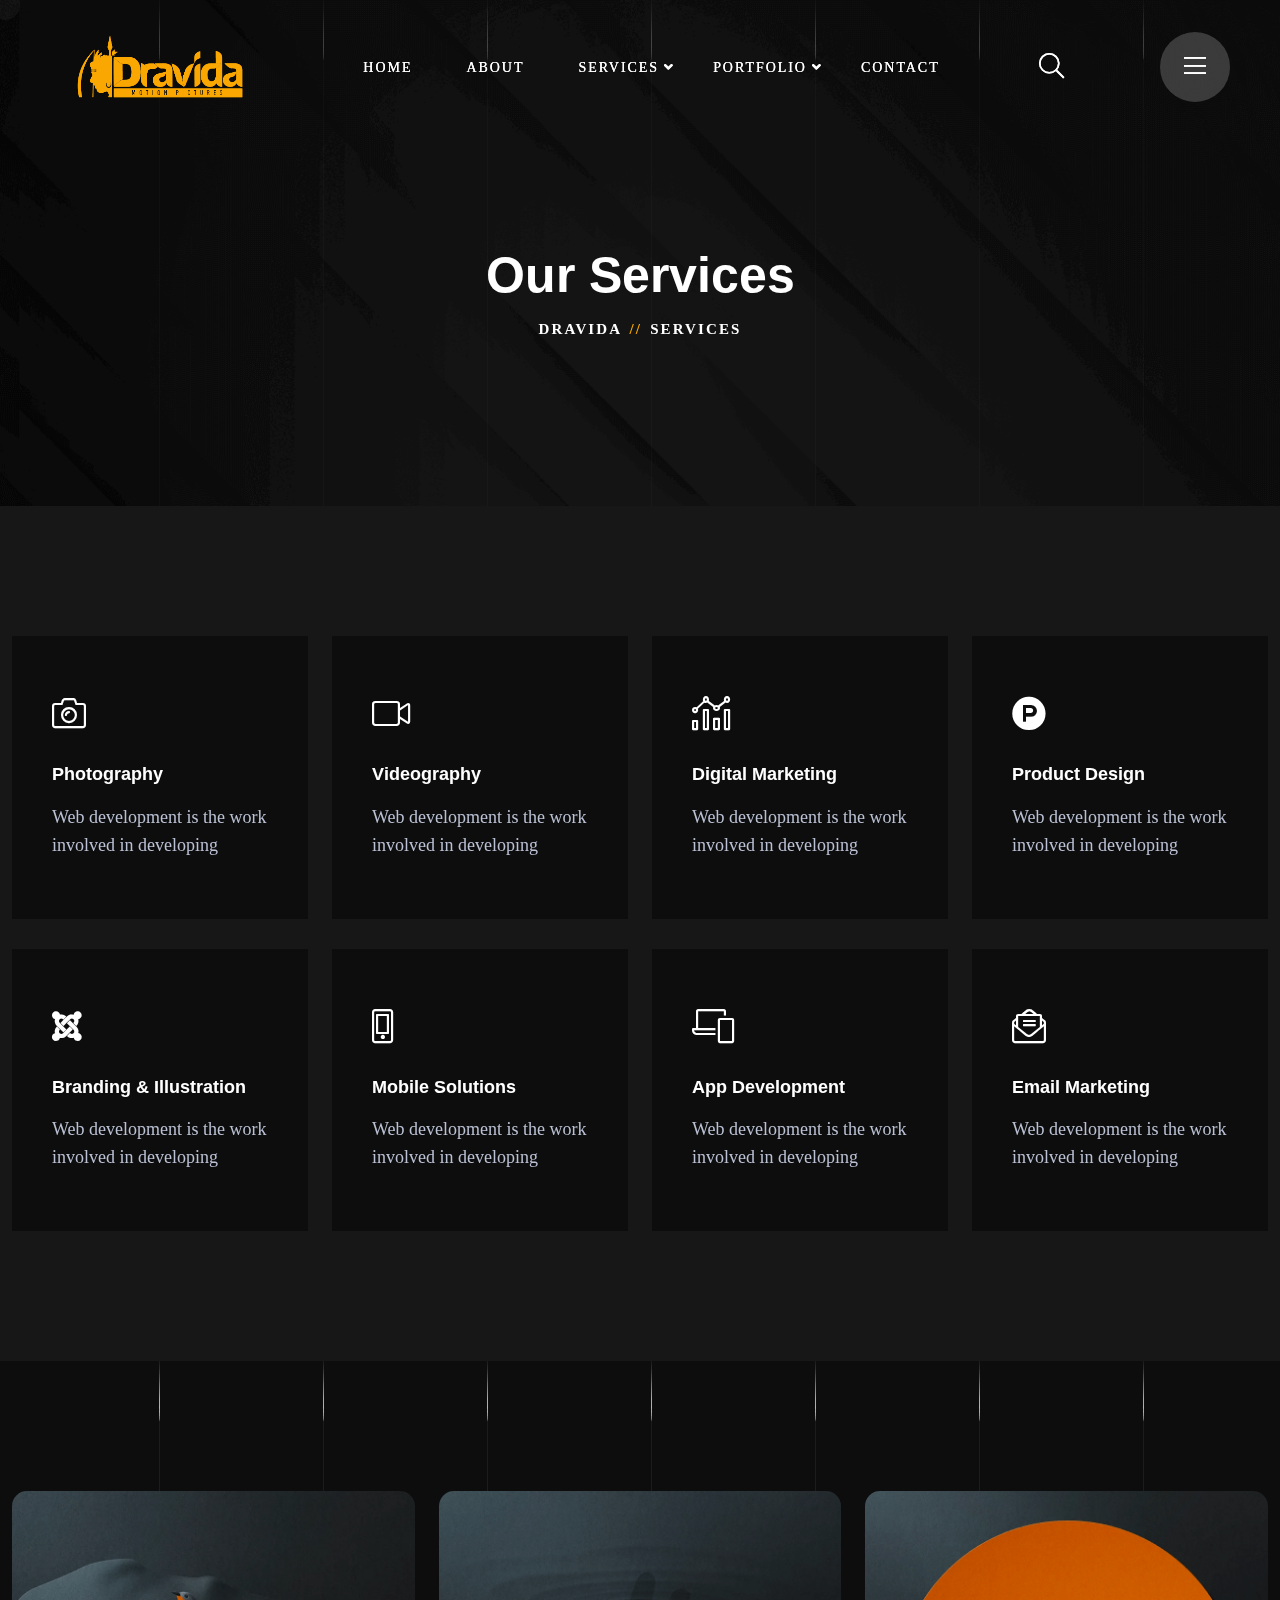
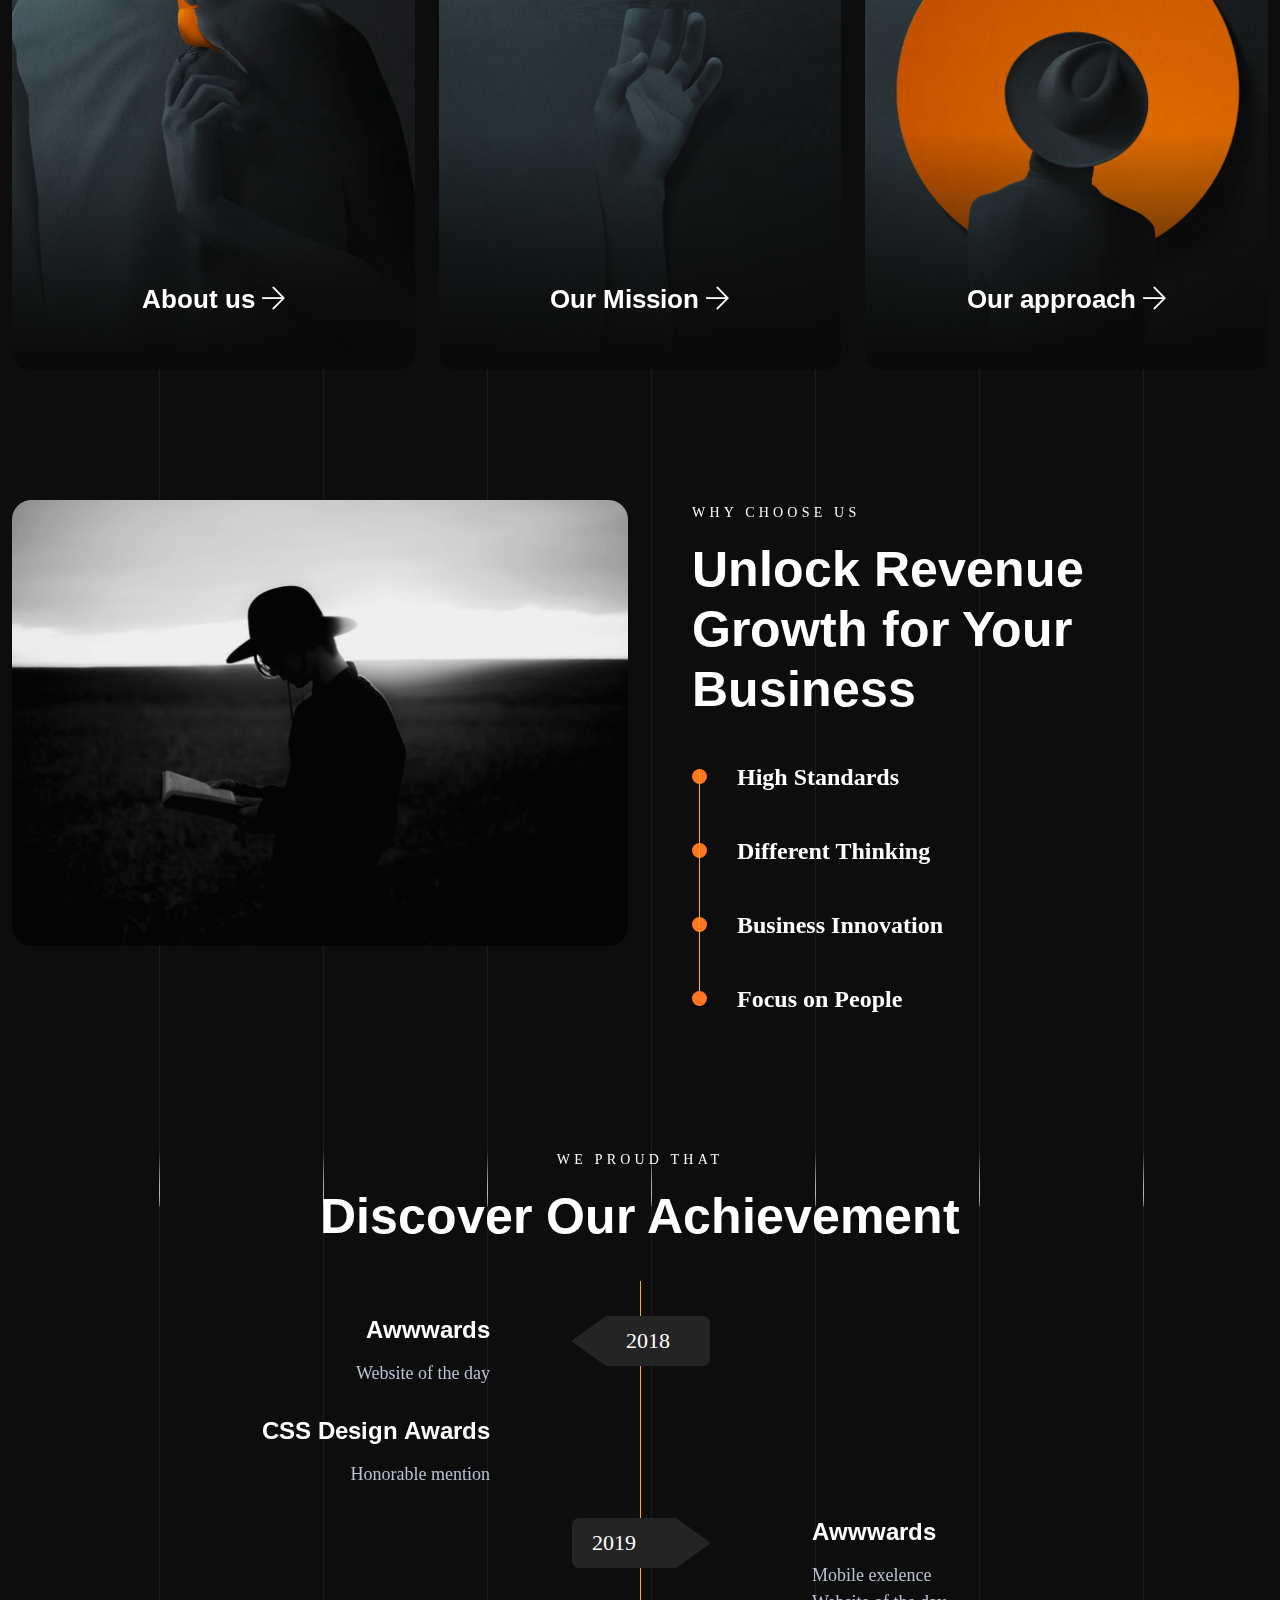
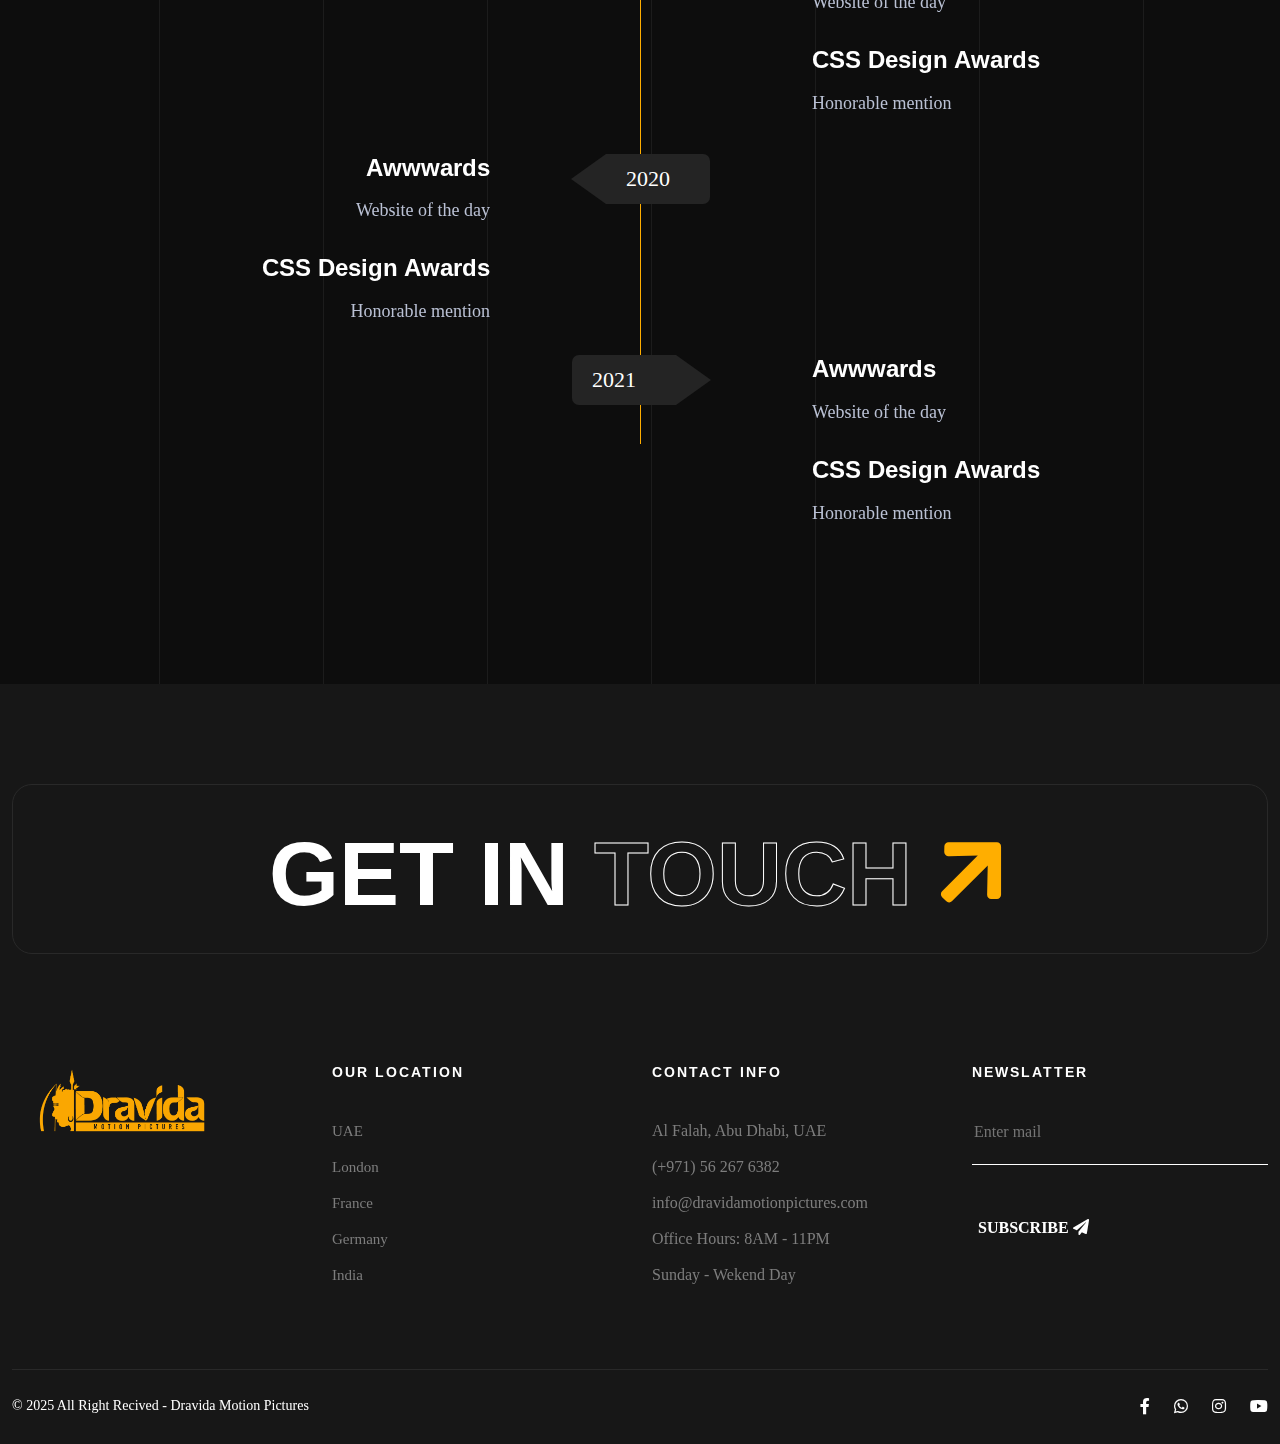
<file: Dravida/service.html>
<!DOCTYPE html>
<html lang="en">

<head>
	<meta charset="UTF-8">
	<title>Service - DRAVIDA MOTION PICTURES</title>
	<meta name="description" content="DRAVIDA MOTION PICTURES - Digital Marketing Agency ">
	<meta name="keywords" content="advertising, advertising agency, agency, agency theme, business, creative agency, digital, digital advertising, digital agency, digital marketing, digital marketing agency, digital theme, marketing, startup">
	<meta name="author" content="pn">
	<link rel="shortcut icon" href="assets/img/logo/logo/dravida-motion-pictures-logo.png" type="image/x-icon">
	<!-- Mobile Specific Meta -->
	<meta name="viewport" content="width=device-width, initial-scale=1">

	<link rel="stylesheet" href="assets/css/bootstrap.min.css">
	<link rel="stylesheet" href="assets/css/fontawesome-all.css">
	<link rel="stylesheet" href="assets/css/animate.css">
	<link rel="stylesheet" href="assets/css/odometer-theme-default.css">
	<link rel="stylesheet" href="assets/css/video.min.css">
	<link rel="stylesheet" href="assets/css/slick-theme.css">
	<link rel="stylesheet" href="assets/css/slick.css">
	<link rel="stylesheet" href="assets/css/global.css">
	<link rel="stylesheet" href="assets/css/style.css">

	<script>
        var isNS = (navigator.appName == "PN") ? 1 : 0;
        if(navigator.appName == "PN") document.captureEvents(Event.MOUSEDOWN||Event.MOUSEUP);
        function mischandler(){
        return false;
        }
        function mousehandler(e){
        var myevent = (isNS) ? e : event;
        var eventbutton = (isNS) ? myevent.which : myevent.button;
        if((eventbutton==2)||(eventbutton==3)) return false;
        }
        document.oncontextmenu = mischandler;
        document.onmousedown = mousehandler;
        document.onmouseup = mousehandler;
        </script>

</head>
<body class="ori-inner-page">
	<div id="preloader"></div>
	<div class="up">
		<a href="#" class="scrollup text-center"><i class="fas fa-chevron-up"></i></a>
	</div>
	<div class="cursor"></div>
<!-- Start of header section
	============================================= -->
	<header id="ori-header" class="ori-header-section header-style-one">
		<div class="ori-header-content-area">
			<div class="ori-header-content d-flex align-items-center justify-content-between">
				<div class="brand-logo">
					<a href="index.html"><img src="assets/img/logo/logo/dravida-motion-pictures-logo-Abu-Dhabi.png" width="220" alt=""></a>
				</div>
				<div class="ori-main-navigation-area">
					<nav class="ori-main-navigation clearfix ul-li">
						<ul id="main-nav" class="nav navbar-nav clearfix">
							<li class="dropdown ori-megamenu">
								<a href="index.html">Home</a>
								
							</li>
							<li><a href="about.html">About</a></li>
							
							<li class="dropdown">
								<a href="service.html">Services</a>
								<ul class="dropdown-menu clearfix">
									<li><a href="service.html">Services</a></li>
									<li class="dropdown">
										<a href="service-single.html">Service Details</a>
										<ul class="dropdown-menu clearfix">
												<li><a href="service-single.html">Photography</a></li>
												<li><a href="service-single.html">Videography</a></li>
												<li><a href="service-single.html">Logo Design</a></li>
												<li><a href="service-single.html">Brand Design</a></li>
											<li><a href="service-single.html">Digital Marketing</a></li>
											<li><a href="service-single.html">Product Design</a></li>
											<li><a href="service-single.html">Web Development</a></li>
											<li><a href="service-single.html">UI/UX Design</a></li>
											<li><a href="service-single.html">Mobile Solutions</a></li>
											<li><a href="service-single.html">App Development</a></li>
											<li><a href="service-single.html">Email Marketing</a></li>
										</ul>
									</li>
									
									<li><a href="faq.html">FAQ</a></li>
									
									<li><a href="mission.html">Mission & Vision</a></li>
								</ul>
							</li>
							
							<li class="dropdown">
								<a href="">Portfolio</a>
								<ul class="dropdown-menu clearfix">
									<li><a href="portfolio.html">Portfolio </a></li>
									<li><a href="portfolio-single.html">Portfolio Details</a></li>
								</ul>
							</li>
							<li><a href="contact.html">Contact</a></li>
						</ul>
					</nav>
				</div>
				<div class="ori-header-sidebar-search d-flex align-items-center">
					<div class="ori-search-btn">
						<button class="search-box-outer"><i class="fal fa-search"></i></button>
					</div>
					<div class="ori-sidenav-btn navSidebar-button">
						<button><i class="fal fa-bars"></i></button>
					</div>
				</div>
			</div>
			<div class="mobile_menu position-relative">
				<div class="mobile_menu_button open_mobile_menu">
					<i class="fal fa-bars"></i>
				</div>
				<div class="mobile_menu_wrap">
					<div class="mobile_menu_overlay open_mobile_menu"></div>
					<div class="mobile_menu_content">
						<div class="mobile_menu_close open_mobile_menu">
							<i class="fal fa-times"></i>
						</div>
						<div class="m-brand-logo">
							<a  href=""><img src="assets/img/logo/logo/dravida-motion-pictures-logo-Abu-Dhabi.png" width="120" alt=""></a>
						</div>
						<nav class="mobile-main-navigation  clearfix ul-li">
							<ul id="m-main-nav" class="nav navbar-nav clearfix">
								<li >
									<a href="index.html">Home</a>
									
								</li>
								<li><a href="about.html">About</a></li>
								
								<li class="dropdown">
									<a href="service.html">Services</a>
									<ul class="dropdown-menu clearfix">
										<li><a href="service.html">Services</a></li>
										<li class="dropdown">
											<a href="service-single.html">Services Details</a>
											<ul class="dropdown-menu clearfix">
												<li><a href="service-single.html">Photography</a></li>
												<li><a href="service-single.html">Videography</a></li>
												<li><a href="service-single.html">Logo Design</a></li>
												<li><a href="service-single.html">Brand Design</a></li>
												<li><a href="service-single.html">Digital Marketing</a></li>
												<li><a href="service-single.html">Product Design</a></li>
												<li><a href="service-single.html">Web Development</a></li>
												<li><a href="service-single.html">UI/UX Design</a></li>
												<li><a href="service-single.html">Mobile Solutions</a></li>
												<li><a href="service-single.html">App Development</a></li>
												<li><a href="service-single.html">Email Marketing</a></li>
											</ul>
										</li>
										
										<li><a href="faq.html">FAQ </a></li>
										
										<li><a href="mission.html">Mission & Vision</a></li>
									</ul>
								</li>
								
								<li class="dropdown">
									<a href="%21.html#">Portfolio</a>
									<ul class="dropdown-menu clearfix">
										<li><a href="portfolio.html">Portfolio </a></li>
										<li><a href="portfolio-single.html">Portfolio Details</a></li>
									</ul>
								</li>
								<li><a href="contact.html">Contact</a></li>
							</ul>
						</nav>
					</div>
				</div>
				<!-- /Mobile-Menu -->
			</div>
		</div>
	</header><!-- /header -->

	<!-- Search PopUp -->
	<div class="search-popup">
		<button class="close-search style-two"><span class="fal fa-times"></span></button>
		<button class="close-search"><span class="fa fa-arrow-up"></span></button>
		<form method="post" action="">
			<div class="form-group">
				<input type="search" name="search-field" value="" placeholder="Search Here" required="">
				<button type="submit"><i class="fa fa-search"></i></button>
			</div>
		</form>
	</div>

	<!-- Sidebar sidebar Item -->
	<div class="xs-sidebar-group info-group">
		<div class="xs-overlay xs-bg-black">
			<div class="row loader-area">
				<div class="col-3 preloader-wrap">
					<div class="loader-bg"></div>
				</div>
				<div class="col-3 preloader-wrap">
					<div class="loader-bg"></div>
				</div>
				<div class="col-3 preloader-wrap">
					<div class="loader-bg"></div>
				</div>
				<div class="col-3 preloader-wrap">
					<div class="loader-bg"></div>
				</div>
			</div>
		</div>
		<div class="xs-sidebar-widget">
			<div class="sidebar-widget-container">
				<div class="widget-heading">
					<a href="#" class="close-side-widget">
						X
					</a>
				</div>
				<div class="sidebar-textwidget">

					<div class="sidebar-info-contents headline pera-content">
						<div class="content-inner">
							<div class="logo">
								<a href="index.html"><img src="assets/img/logo/logo/dravida-motion-pictures-logo-Abu-Dhabi.png" width="220" alt=""></a>
							</div>
							<div class="content-box">
								<h5>About Us</h5>
								<p class="text">At Dravida Motion Pictures, creativity meets purpose. We are more than just an advertising agency—we are storytellers, dreamers, and strategists who craft campaigns that inspire, engage, and deliver results.</p>
							</div>
							<div class="gallery-box ul-li">
								
							</div>
							<div class="content-box">
								<h5>Social Account</h5>
								<ul class="social-box">
									<li><a href="https://www.instagram.com/" class="fab fa-instagram"></a></li>
									<li><a href="https://www.twitter.com/" class="fab fa-twitter"></a></li>
									<li><a href="https://facebook.com/" class="fab fa-facebook-f"></a></li>
									<li><a href="https://www.linkedin.com/" class="fab fa-whatsapp"></a></li>
								</ul>
							</div>
						</div>
					</div>
				</div>
			</div>
		</div>
	</div>
<!-- End of header section
	============================================= -->
<!-- Start of header section
	============================================= -->
	<header id="ori-header" class="ori-header-section header-style-one">
		<div class="ori-header-content-area">
			<div class="ori-header-content d-flex align-items-center justify-content-between">
				<div class="brand-logo">
					<a href="index.html"><img src="assets/img/logo/logo/dravida-motion-pictures-logo-Abu-Dhabi.png" width="220" alt=""></a>
				</div>
				<div class="ori-main-navigation-area">
					<nav class="ori-main-navigation clearfix ul-li">
						<ul id="main-nav" class="nav navbar-nav clearfix">
							<li class="dropdown ori-megamenu">
								<a href="index.html">Home</a>
								
							</li>
							<li><a href="about.html">About</a></li>
							
							<li class="dropdown">
								<a href="">Services</a>
								<ul class="dropdown-menu clearfix">
									<li><a href="service.html">Services</a></li>
									<li class="dropdown">
										<a href="service-single.html">Service Details</a>
										<ul class="dropdown-menu clearfix">
												<li><a href="service-single.html">Photography</a></li>
												<li><a href="service-single.html">Videography</a></li>
												<li><a href="service-single.html">Logo Design</a></li>
												<li><a href="service-single.html">Brand Design</a></li>
											<li><a href="service-single.html">Digital Marketing</a></li>
											<li><a href="service-single.html">Product Design</a></li>
											<li><a href="service-single.html">Web Development</a></li>
											<li><a href="service-single.html">UI/UX Design</a></li>
											<li><a href="service-single.html">Mobile Solutions</a></li>
											<li><a href="service-single.html">App Development</a></li>
											<li><a href="service-single.html">Email Marketing</a></li>
										</ul>
									</li>
									
									<li><a href="faq.html">FAQ</a></li>
									
									<li><a href="mission.html">Mission & Vision</a></li>
								</ul>
							</li>
							
							<li class="dropdown">
								<a href="">Portfolio</a>
								<ul class="dropdown-menu clearfix">
									<li><a href="portfolio.html">Portfolio </a></li>
									<li><a href="portfolio-single.html">Portfolio Details</a></li>
								</ul>
							</li>
							<li><a href="contact.html">Contact</a></li>
						</ul>
					</nav>
				</div>
				<div class="ori-header-sidebar-search d-flex align-items-center">
					<div class="ori-search-btn">
						<button class="search-box-outer"><i class="fal fa-search"></i></button>
					</div>
					<div class="ori-sidenav-btn navSidebar-button">
						<button><i class="fal fa-bars"></i></button>
					</div>
				</div>
			</div>
			<div class="mobile_menu position-relative">
				<div class="mobile_menu_button open_mobile_menu">
					<i class="fal fa-bars"></i>
				</div>
				<div class="mobile_menu_wrap">
					<div class="mobile_menu_overlay open_mobile_menu"></div>
					<div class="mobile_menu_content">
						<div class="mobile_menu_close open_mobile_menu">
							<i class="fal fa-times"></i>
						</div>
						<div class="m-brand-logo">
							<a  href=""><img src="assets/img/logo/logo/dravida-motion-pictures-logo-Abu-Dhabi.png" width="120" alt=""></a>
						</div>
						<nav class="mobile-main-navigation  clearfix ul-li">
							<ul id="m-main-nav" class="nav navbar-nav clearfix">
								<li >
									<a href="index.html">Home</a>
									
								</li>
								<li><a href="about.html">About</a></li>
								
								<li class="dropdown">
									<a href="">Services</a>
									<ul class="dropdown-menu clearfix">
										<li><a href="service.html">Services</a></li>
										<li class="dropdown">
											<a href="service-single.html">Services Details</a>
											<ul class="dropdown-menu clearfix">
												<li><a href="service-single.html">Photography</a></li>
												<li><a href="service-single.html">Videography</a></li>
												<li><a href="service-single.html">Logo Design</a></li>
												<li><a href="service-single.html">Brand Design</a></li>
												<li><a href="service-single.html">Digital Marketing</a></li>
												<li><a href="service-single.html">Product Design</a></li>
												<li><a href="service-single.html">Web Development</a></li>
											<li><a href="service-single.html">UI/UX Design</a></li>
												<li><a href="service-single.html">Mobile Solutions</a></li>
												<li><a href="service-single.html">App Development</a></li>
												<li><a href="service-single.html">Email Marketing</a></li>
											</ul>
										</li>
										
										<li><a href="faq.html">FAQ </a></li>
										
										<li><a href="mission.html">Mission & Vision</a></li>
									</ul>
								</li>
								
								<li class="dropdown">
									<a href="%21.html#">Portfolio</a>
									<ul class="dropdown-menu clearfix">
										<li><a href="portfolio.html">Portfolio </a></li>
										<li><a href="portfolio-single.html">Portfolio Details</a></li>
									</ul>
								</li>
								<li><a href="contact.html">Contact</a></li>
							</ul>
						</nav>
					</div>
				</div>
				<!-- /Mobile-Menu -->
			</div>
		</div>
	</header><!-- /header -->

	<!-- Search PopUp -->
	<div class="search-popup">
		<button class="close-search style-two"><span class="fal fa-times"></span></button>
		<button class="close-search"><span class="fa fa-arrow-up"></span></button>
		<form method="post" action="">
			<div class="form-group">
				<input type="search" name="search-field" value="" placeholder="Search Here" required="">
				<button type="submit"><i class="fa fa-search"></i></button>
			</div>
		</form>
	</div>

	<!-- Sidebar sidebar Item -->
	<div class="xs-sidebar-group info-group">
		<div class="xs-overlay xs-bg-black">
			<div class="row loader-area">
				<div class="col-3 preloader-wrap">
					<div class="loader-bg"></div>
				</div>
				<div class="col-3 preloader-wrap">
					<div class="loader-bg"></div>
				</div>
				<div class="col-3 preloader-wrap">
					<div class="loader-bg"></div>
				</div>
				<div class="col-3 preloader-wrap">
					<div class="loader-bg"></div>
				</div>
			</div>
		</div>
		<div class="xs-sidebar-widget">
			<div class="sidebar-widget-container">
				<div class="widget-heading">
					<a href="#" class="close-side-widget">
						X
					</a>
				</div>
				<div class="sidebar-textwidget">

					<div class="sidebar-info-contents headline pera-content">
						<div class="content-inner">
							<div class="logo">
								<a href="index.html"><img src="assets/img/logo/logo/dravida-motion-pictures-logo-Abu-Dhabi.png" width="220" alt=""></a>
							</div>
							<div class="content-box">
								<h5>About Us</h5>
								<p class="text">At Dravida Motion Pictures, creativity meets purpose. We are more than just an advertising agency—we are storytellers, dreamers, and strategists who craft campaigns that inspire, engage, and deliver results.</p>
							</div>
							<div class="gallery-box ul-li">
								
							</div>
							<div class="content-box">
								<h5>Social Account</h5>
								<ul class="social-box">
									<li><a href="https://www.instagram.com/dravida_motionpictures/" target="_blank" class="fab fa-instagram"></a></li>
									<li><a href="https://www.youtube.com/@dravida_motionpictures" target="_blank" class="fab fa-youtube"></a></li>
									<li><a href="https://www.facebook.com/dravidamotionpictures/" target="_blank" class="fab fa-facebook-f"></a></li>
									<li><a href="https://wa.me/971562676382#" target="_blank" class="fab fa-whatsapp"></a></li>
								</ul>
							</div>
						</div>
					</div>
				</div>
			</div>
		</div>
	</div>
<!-- End of header section
	============================================= -->

<!-- Start of Breadcrumbs  section
	============================================= -->
	<section id="ori-breadcrumbs" class="ori-breadcrumbs-section position-relative" data-background="assets/img/bg/bread-bg.png">
		<div class="container">
			<div class="ori-breadcrumb-content text-center ul-li">
				<h1>Our Services</h1>
				<ul>
					<li><a href="index.html">Dravida</a></li>
					<li>Services</li>
				</ul>
			</div>
		</div>
		<div class="line_animation">
			<div class="line_area"></div>
			<div class="line_area"></div>
			<div class="line_area"></div>
			<div class="line_area"></div>
			<div class="line_area"></div>
			<div class="line_area"></div>
			<div class="line_area"></div>
			<div class="line_area"></div>
		</div>
	</section>	
<!-- End of Breadcrumbs section
	============================================= -->

<!-- Start of Service  section
	============================================= -->
	<section id="ori-service-page-service" class="ori-service-page-service-section">
		<div class="container">
			<div class="ori-service-page-service-content">
				<div class="row">
					<div class="col-lg-3 col-md-6">
						<div class="ori-service-page-service-inner-item">
							<div class="service-icon">
								<i class="fal fa-camera-alt"></i>
							</div>
							<div class="service-text pera-content">
								<h3><a href="service-single.html">Photography</a></h3>
								<p>Web development is the work involved in developing </p>
							</div>
						</div>
					</div>
					<div class="col-lg-3 col-md-6">
						<div class="ori-service-page-service-inner-item">
							<div class="service-icon">
								<i class="fal fa-video"></i>
							</div>
							<div class="service-text pera-content">
								<h3><a href="service-single.html">Videography</a></h3>
								<p>Web development is the work involved in developing </p>
							</div>
						</div>
					</div>
					<div class="col-lg-3 col-md-6">
						<div class="ori-service-page-service-inner-item">
							<div class="service-icon">
								<i class="fal fa-analytics"></i>
							</div>
							<div class="service-text pera-content">
								<h3><a href="service-single.html">Digital Marketing</a></h3>
								<p>Web development is the work involved in developing </p>
							</div>
						</div>
					</div>
					<div class="col-lg-3 col-md-6">
						<div class="ori-service-page-service-inner-item">
							<div class="service-icon">
								<i class="fab fa-product-hunt"></i>
							</div>
							<div class="service-text pera-content">
								<h3><a href="service-single.html">Product Design</a></h3>
								<p>Web development is the work involved in developing </p>
							</div>
						</div>
					</div>
					<div class="col-lg-3 col-md-6">
						<div class="ori-service-page-service-inner-item">
							<div class="service-icon">
								<i class="fab fa-joomla"></i>
							</div>
							<div class="service-text pera-content">
								<h3><a href="service-single.html">Branding & Illustration</a></h3>
								<p>Web development is the work involved in developing </p>
							</div>
						</div>
					</div>
					<div class="col-lg-3 col-md-6">
						<div class="ori-service-page-service-inner-item">
							<div class="service-icon">
								<i class="fal fa-mobile-alt"></i>
							</div>
							<div class="service-text pera-content">
								<h3><a href="service-single.html">Mobile Solutions</a></h3>
								<p>Web development is the work involved in developing </p>
							</div>
						</div>
					</div>
					<div class="col-lg-3 col-md-6">
						<div class="ori-service-page-service-inner-item">
							<div class="service-icon">
								<i class="fal fa-phone-laptop"></i>
							</div>
							<div class="service-text pera-content">
								<h3><a href="service-single.html">App Development</a></h3>
								<p>Web development is the work involved in developing </p>
							</div>
						</div>
					</div>
					<div class="col-lg-3 col-md-6">
						<div class="ori-service-page-service-inner-item">
							<div class="service-icon">
								<i class="fal fa-envelope-open-text"></i>
							</div>
							<div class="service-text pera-content">
								<h3><a href="service-single.html">Email Marketing</a></h3>
								<p>Web development is the work involved in developing </p>
							</div>
						</div>
					</div>
				</div>
			</div>
		</div>
	</section>
<!-- End of Service  section
	============================================= -->


<!-- Start of Service section
	============================================= -->
	<section id="ori-service-inner-area" class="ori-service-inner-section position-relative">
		<div class="container">
			<div class="ori-service-content-1">
				<div class="row">
					<div class="col-lg-4">
						<div class="ori-service-inner-item position-relative">
							<div class="ori-service-more position-absolute">
								<a href="about.html"><i class="fas fa-arrow-right"></i></a>
							</div>
							<div class="ori-service-img-title position-relative">
								<div class="ori-service-img">
									<img src="assets/img/service/ser1.png" alt="">
								</div>
								<div class="ori-service-title text-center position-absolute">
									<h3>About us  <i class="fal fa-arrow-right"></i></h3>
								</div> 
							</div>
						</div>
					</div>
					<div class="col-lg-4">
						<div class="ori-service-inner-item position-relative">
							<div class="ori-service-more position-absolute">
								<a href="mission.html"><i class="fas fa-arrow-right"></i></a>
							</div>
							<div class="ori-service-img-title position-relative">
								<div class="ori-service-img">
									<img src="assets/img/service/ser2.png" alt="">
								</div>
								<div class="ori-service-title text-center position-absolute">
									<h3>Our Mission  <i class="fal fa-arrow-right"></i></h3>
								</div> 
							</div>
						</div>
					</div>
					<div class="col-lg-4">
						<div class="ori-service-inner-item position-relative">
							<div class="ori-service-more position-absolute">
								<a href="about.html"><i class="fas fa-arrow-right"></i></a>
							</div>
							<div class="ori-service-img-title position-relative">
								<div class="ori-service-img">
									<img src="assets/img/service/ser3.png" alt="">
								</div>
								<div class="ori-service-title text-center position-absolute">
									<h3>Our approach  <i class="fal fa-arrow-right"></i></h3>
								</div> 
							</div>
						</div>
					</div>
				</div>
			</div>
			<div class="ori-service-why-choose">
				<div class="row">
					<div class="col-lg-6">
						<div class="ori-service-why-choose-img">
							<img src="assets/img/about/ser.png" alt="">
						</div>
					</div>
					<div class="col-lg-6">
						<div class="ori-service-why-choose-text">
							<div class="ori-inner-section-title">
								<span class="sub-title text-uppercase">Why choose us</span>
								<h2>Unlock Revenue Growth for Your Business
								</h2>
							</div>
							<div class="ori-service-why-choose-list-item ul-li-block">
								<ul>
									<li>High Standards</li>
									<li>Different Thinking</li>
									<li>Business Innovation</li>
									<li>Focus on People</li>
								</ul>
							</div>
						</div>
					</div>
				</div>
			</div>
		</div>
		<div class="line_animation">
			<div class="line_area"></div>
			<div class="line_area"></div>
			<div class="line_area"></div>
			<div class="line_area"></div>
			<div class="line_area"></div>
			<div class="line_area"></div>
			<div class="line_area"></div>
			<div class="line_area"></div>
		</div>
	</section>
<!-- End of Service section
	============================================= -->

<!-- Start of Achievement History section
	============================================= -->
	<section id="ori-achivement-history" class="ori-achivement-history-section position-relative">
		<div class="container">
			<div class="ori-inner-section-title text-center">
				<span class="sub-title text-uppercase">
				WE PROUD THAT</span>
				<h2>Discover Our Achievement
				</h2>
			</div>
			<div class="ori-achivement-history-content">
				<div class="ori-achivement-history-item-wrapper position-relative">
					<div class="ori-achivement-history-item-area">
						<div class="ori-achivement-history-item pera-content position-relative">
							<div class="achive-year position-absolute">
								2018
							</div>
							<div class="achivement-text">
								<h3>Awwwards</h3>
								<p>Website of the day</p>
							</div>
							<div class="achivement-text">
								<h3>CSS Design Awards</h3>
								<p>Honorable mention</p>
							</div>
						</div>
					</div>
					<div class="ori-achivement-history-item-area">
						<div class="ori-achivement-history-item pera-content position-relative">
							<div class="achive-year position-absolute">
								2019
							</div>
							<div class="achivement-text">
								<h3>Awwwards</h3>
								<p>Mobile exelence</p>
								<p>Website of the day</p>
							</div>
							<div class="achivement-text">
								<h3>CSS Design Awards</h3>
								<p>Honorable mention</p>
							</div>
						</div>
					</div>
					<div class="ori-achivement-history-item-area">
						<div class="ori-achivement-history-item pera-content  position-relative">
							<div class="achive-year position-absolute">
								2020
							</div>
							<div class="achivement-text">
								<h3>Awwwards</h3>
								<p>Website of the day</p>
							</div>
							<div class="achivement-text">
								<h3>CSS Design Awards</h3>
								<p>Honorable mention</p>
							</div>
						</div>
					</div>
					<div class="ori-achivement-history-item-area">
						<div class="ori-achivement-history-item pera-content  position-relative">
							<div class="achive-year position-absolute">
								2021
							</div>
							<div class="achivement-text">
								<h3>Awwwards</h3>
								<p>Website of the day</p>
							</div>
							<div class="achivement-text">
								<h3>CSS Design Awards</h3>
								<p>Honorable mention</p>
							</div>
						</div>
					</div>
				</div>
			</div>
		</div>
		<div class="line_animation">
			<div class="line_area"></div>
			<div class="line_area"></div>
			<div class="line_area"></div>
			<div class="line_area"></div>
			<div class="line_area"></div>
			<div class="line_area"></div>
			<div class="line_area"></div>
			<div class="line_area"></div>
		</div>
	</section>	
<!-- End of Achievement History section
	============================================= -->	

	
<!-- Start of Footer section
	============================================= -->
	<footer id="ori-footer" class="ori-footer-section footer-style-one">
		<div class="container">
			<div class="ori-footer-title text-center text-uppercase">
				<h2>Get In <span>Touch</span><a href="contact.html"><i class="fas fa-arrow-right"></i></a></h2>
			</div>
			<div class="ori-footer-widget-wrapper">
				<div class="row">
					<div class="col-lg-3 col-md-6">
						<div class="ori-footer-widget">
							<div class="logo-widget">
								<a href="#"><img src="assets/img/logo/logo/dravida-motion-pictures-logo-Abu-Dhabi.png" width="220" alt=""></a>
							</div>
						</div>
					</div>
					<div class="col-lg-3 col-md-6">
						<div class="ori-footer-widget">
							<div class="menu-location-widget ul-li-block">
								<h2 class="widget-title text-uppercase">Our Location</h2>
								<ul>
									<li><a href="https://maps.app.goo.gl/zQnjzWbpHMCJqm1J7" >UAE</a></li>
									<li><a href="#">London</a></li>
									<li><a href="#">France</a></li>
									<li><a href="#">Germany</a></li>
									<li><a href="#">India</a></li>
								</ul>
							</div>
						</div>
					</div>
					<div class="col-lg-3 col-md-6">
						<div class="ori-footer-widget">
							<div class="contact-widget ul-li-block">
								<h2 class="widget-title text-uppercase">Contact info</h2>
								<div class="contact-info">
									<span>Al Falah, Abu Dhabi, UAE </span>
									<span>(+971) 56 267 6382</span>
									<a href="mailto:info@dravidamotionpictures.com">info@dravidamotionpictures.com</a>
									<span>Office Hours: 8AM - 11PM</span>
									<span>Sunday - Wekend Day</span>
								</div>
							</div>
						</div>
					</div>
					<div class="col-lg-3 col-md-6">
						<div class="ori-footer-widget">
							<div class="newslatter-widget ul-li-block">
								<h2 class="widget-title text-uppercase">Newslatter</h2>
								<div class="newslatter-form">
									<form action="#" method="get">
										<input type="email" name="email" placeholder="Enter mail">
										<button type="submit">Subscribe <i class="fas fa-paper-plane"></i></button>
									</form>
								</div>
							</div>
						</div>
					</div>
				</div>
			</div>
			<div class="ori-footer-copyright d-flex justify-content-between">
				<div class="ori-copyright-text">
					© 2025 All Right Recived - Dravida Motion Pictures
				</div>
				<div class="ori-copyright-social">
					<a href="https://www.facebook.com/dravidamotionpictures/" target="_blank"><i class="fab fa-facebook-f"></i></a>
					<a href="https://wa.me/971562676382#" target="_blank"><i class="fab fa-whatsapp"></i></a>
					<a href="https://www.instagram.com/dravida_motionpictures/" target="_blank"><i class="fab fa-instagram"></i></a>
					<a href="https://www.youtube.com/@dravida_motionpictures" target="_blank"><i class="fab fa-youtube"></i></a>
				</div>
			</div>
		</div>
	</footer>
<!-- End of Footer section
	============================================= -->	


	<!-- For Js Library -->
	<script src="assets/js/jquery.min.js"></script>
	<script src="assets/js/jquery-ui.min.js"></script>
	<script src="assets/js/bootstrap.min.js"></script>
	<script src="assets/js/popper.min.js"></script>
	<script src="assets/js/appear.js"></script>
	<script src="assets/js/slick.js"></script>
	<script src="assets/js/twin.js"></script>
	<script src="assets/js/wow.min.js"></script>
	<script src="assets/js/knob.js"></script>
	<script src="assets/js/jquery.filterizr.js"></script>
	<script src="assets/js/imagesloaded.pkgd.min.js"></script>
	<script src="assets/js/rbtools.min.js"></script>
	<script src="assets/js/rs6.min.js"></script>
	<script src="assets/js/jarallax.js"></script>
	<script src="assets/js/jquery.inputarrow.js"></script>
	<script src="assets/js/swiper.min.js"></script>
	<script src="assets/js/jquery.counterup.min.js"></script>
	<script src="assets/js/waypoints.min.js"></script>
	<script src="assets/js/jquery.magnific-popup.min.js"></script>
	<script src="assets/js/jquery.marquee.min.js"></script>
	<script src="assets/js/script.js"></script>
</body>

</html>
</file>
<file: Dravida/assets/css/global.css>
:root {
	
	/* #ff6b61 in decimal RGB */
  --base-color-1: #FF7425;
  --base-color-2: #FFE43B;
  --base-color-3: #7486E5;
  --base-color-4: #63DAD9;
  --base-color-5: #14A3EB;
  --base-color-6: #43d4d2;
  --base-color-7: #7489f7;
  


  /* Fonts */
  --heading-1: 'Arimo';
  --heading-2: 'Oswald';
  --heading-3: 'Jost';
  --heading-4: 'Poppins';
  --body-font: 'Arimo';  
	--transition: 500ms all ease;

   --base-color: #ffc801;
  


  /* Fonts */
  --heading: 'Nunito';
  --body-font: 'Rubik';  
  --transition: 500ms all ease;
}
</file>
<file: Dravida/assets/css/style.css>
/*----------------------------------------------------
CSS Table Of Content
1. Global Area 
2. Header Section
3. Home Page 1
	- global area
	- slider area
	- service area
	- global area
	- sponsor area
	- project area
	- text-scroll area
	- team area
	- blog area
4. Home page 2
	- global area
	- banner area
	- funfact area
	- integration area
	- feature area
	- how-it-work area
	- testimonial area
	- Overview area
5. Home Page 3
	- global area
	- banner area
	- portfolio area
	- fun-fact area
	- video-play area
	- Testimonial area
	- Blog area
6. Home age 4
	- global area
	-banner area
	-Feature area
	-Project area
	-Service area
	-Pricing area
	-Testimonial area
	-Blog area
7. Home page 5
	-Global area
	-Search area
	-service area
	-fun-fact area
	-contact area
	-Testimonial area
	-Blog area
8. Home page 6
	- Global area	
	- Banner area	
	- Service area	
	- About area	
	- Case area	
	- How Help area	
	- Sponsor Testimonial area	
	- Blog area	
9. Home page 7
	- Global area	
	- banner area	
	- sponsor area	
	- about area	
	- service area	
	- video-skill area	
	- counter-project area	
	- project area	
	- testimonial area	
	- blog area	
	- social-ratting area	
	- footer-ctat area	
10. Inner Pages
	-breadcrumb	
	-about-page	
	-service-page	
	-service-details-page	
	-mission-page	
	-team-details-page	
	-faq-page	
	-portfolio-page	
	-portfolio-details-page	
	-blog-page	
	-blog-details-page	
	-shop-page	
	-shop-details-page	
	-cart-page	
	-check-out-page	
	-price-page	
	-contact-page	
11. Footer Area
12. Responsive Area 

=====================================================================*/
/*=========
Font load
===========*/
@import url("https://fonts.googleapis.com/css2?family=Arimo:ital,wght@0,400;0,500;0,600;0,700;1,400&amp;family=Jost:wght@200;400;500;600;700;800&amp;family=Oswald:wght@300;400;500;600;700&amp;family=Poppins:wght@300;400;500;600;700&amp;display=swap");
/*global area*/
/*----------------------------------------------------*/
@import url("https://fonts.googleapis.com/css2?family=Nunito:wght@400;500;600;700&amp;family=Rubik:wght@400;500;600;700&amp;display=swap");
@media (prefers-reduced-motion: no-preference) {
  :root {
    scroll-behavior: inherit;
  }
}
body {
  margin: 0;
  padding: 0;
  z-index: 1;
  font-size: 16px;
  line-height: 1.5;
  position: relative;
  overflow-x: hidden;
  color: var(--body-color);
  font-family: var(--body-font);
  -moz-osx-font-smoothing: antialiased;
  -webkit-font-smoothing: antialiased;
}
body .container {
  max-width: 1310px;
}

.ul-li ul {
  margin: 0;
  padding: 0;
}
.ul-li ul li {
  list-style: none;
  display: inline-block;
}

.ul-li-block ul {
  margin: 0;
  padding: 0;
}
.ul-li-block ul li {
  display: block;
  list-style: none;
}

#preloader {
  position: fixed;
  left: 0;
  top: 0;
  z-index: 99999;
  width: 100%;
  height: 100%;
  overflow: visible;
  background: #000 url("../img/logo/logo/dravida-motion-pictures-logo-preload.png") no-repeat center center;
}

[data-background] {
  background-size: cover;
  background-repeat: no-repeat;
  background-position: center center;
}

a {
  color: inherit;
  text-decoration: none;
  -webkit-transition: 500ms all ease;
  transition: 500ms all ease;
}
a:hover, a:focus {
  text-decoration: none;
}

img {
  max-width: 100%;
  height: auto;
}

button {
  cursor: pointer;
}

.form-control:focus,
button:visited,
button.active,
button:hover,
button:focus,
input:visited,
input.active,
input:hover,
input:focus,
textarea:hover,
textarea:focus,
a:hover,
a:focus,
a:visited,
a.active,
select,
select:hover,
select:focus,
select:visited {
  outline: none;
  -webkit-box-shadow: none;
          box-shadow: none;
  text-decoration: none;
  color: inherit;
}

.form-control {
  -webkit-box-shadow: none;
          box-shadow: none;
}

.relative-position {
  position: relative;
}

.pera-content p {
  margin-bottom: 0;
}

.float-left {
  float: left;
}

.float-right {
  float: right;
}

.text-right {
  text-align: right;
}

.background_overlay {
  top: 0;
  left: 0;
  width: 100%;
  height: 100%;
  position: absolute;
}

.background_position {
  background-size: cover;
  background-repeat: no-repeat;
  background-position: center center;
}

.scrollup {
  width: 55px;
  right: 20px;
  z-index: 5;
  height: 55px;
  bottom: 20px;
  display: none;
  position: fixed;
  border-radius: 100%;
  line-height: 55px;
  background-color: #ffae00;
}
.scrollup i {
  color: #fff;
}

.slick-dotted.slick-slider {
  margin-bottom: 0;
}

.cursor {
  border-radius: 50%;
  display: block;
  position: fixed;
  margin-top: -10px;
  margin-left: -10px;
  width: 30px;
  height: 30px;
  pointer-events: none;
  mix-blend-mode: multiply;
  -webkit-transform: scale(1);
          transform: scale(1);
  background-color: rgba(122, 122, 122, 0.3);
  -webkit-transition: -webkit-transform 0.35s ease-out;
  transition: -webkit-transform 0.35s ease-out;
  transition: transform 0.35s ease-out;
  transition: transform 0.35s ease-out, -webkit-transform 0.35s ease-out;
  z-index: 1011;
}

@-webkit-keyframes line_animation {
  0% {
    top: 0px;
    opacity: 1;
  }
  50% {
    top: 50%;
  }
  100% {
    top: 100%;
    opacity: 1;
  }
}
@keyframes line_animation {
  0% {
    top: 0px;
    opacity: 1;
  }
  50% {
    top: 50%;
  }
  100% {
    top: 100%;
    opacity: 1;
  }
}
@-webkit-keyframes line_animation_2 {
  0% {
    opacity: 1;
    bottom: 0px;
  }
  50% {
    bottom: 50%;
  }
  100% {
    bottom: 100%;
    opacity: 1;
  }
}
@keyframes line_animation_2 {
  0% {
    opacity: 1;
    bottom: 0px;
  }
  50% {
    bottom: 50%;
  }
  100% {
    bottom: 100%;
    opacity: 1;
  }
}
.line_animation {
  top: 0px;
  left: 50%;
  z-index: -1;
  width: 100%;
  bottom: 0px;
  display: block;
  position: absolute;
  -webkit-transform: translateX(-50%);
  transform: translateX(-50%);
}
.line_animation .line_area {
  width: 12.5%;
  height: 100%;
  position: relative;
  display: inline-block;
  border-right: 1px solid #1C1C1C;
}
.line_animation .line_area:before {
  width: 1px;
  right: -1px;
  content: "";
  height: 60px;
  border-radius: 100%;
  position: absolute;
  background-image: -webkit-gradient(linear, left bottom, left top, from(#ffffff), to(transparent));
  background-image: linear-gradient(0deg, #ffffff, transparent);
}

.line_animation .line_area:nth-child(even):before {
  -webkit-animation: line_animation 20s ease-out infinite;
  animation: line_animation 20s ease-out infinite;
}

.line_animation .line_area:nth-child(odd):before {
  -webkit-animation: line_animation_2 20s ease-out infinite;
  animation: line_animation_2 20s ease-out infinite;
}

@-webkit-keyframes icon-bounce {
  0%, 100%, 20%, 50%, 80% {
    -webkit-transform: translateY(0);
    transform: translateY(0);
  }
  40% {
    -webkit-transform: translateY(-10px);
    transform: translateY(-10px);
  }
  60% {
    -webkit-transform: translateY(-5px);
    transform: translateY(-5px);
  }
}
@keyframes icon-bounce {
  0%, 100%, 20%, 50%, 80% {
    -webkit-transform: translateY(0);
    transform: translateY(0);
  }
  40% {
    -webkit-transform: translateY(-10px);
    transform: translateY(-10px);
  }
  60% {
    -webkit-transform: translateY(-5px);
    transform: translateY(-5px);
  }
}
@keyframes Ori_animation_4 {
  0% {
    -webkit-transform: translate(-300px, 151px) rotate(0);
            transform: translate(-300px, 151px) rotate(0);
  }
  100% {
    -webkit-transform: translate(251px, -200px) rotate(180deg);
            transform: translate(251px, -200px) rotate(180deg);
  }
}
@-webkit-keyframes Ori_animation_4 {
  0% {
    -webkit-transform: translate(-300px, 151px) rotate(0);
  }
  100% {
    -webkit-transform: translate(251px, -200px) rotate(180deg);
  }
}
@keyframes Ori_animation_5 {
  0% {
    -webkit-transform: translate(0, 0) rotate(0);
            transform: translate(0, 0) rotate(0);
  }
  20% {
    -webkit-transform: translate(73px, -1px) rotate(36deg);
            transform: translate(73px, -1px) rotate(36deg);
  }
  40% {
    -webkit-transform: translate(111px, 72px) rotate(72deg);
            transform: translate(111px, 72px) rotate(72deg);
  }
  60% {
    -webkit-transform: translate(93px, 122px) rotate(108deg);
            transform: translate(93px, 122px) rotate(108deg);
  }
  80% {
    -webkit-transform: translate(-70px, 72px) rotate(124deg);
            transform: translate(-70px, 72px) rotate(124deg);
  }
  100% {
    -webkit-transform: translate(0, 0) rotate(0);
            transform: translate(0, 0) rotate(0);
  }
}
@-webkit-keyframes Ori_animation_5 {
  0% {
    -webkit-transform: translate(0, 0) rotate(0);
  }
  20% {
    -webkit-transform: translate(73px, -1px) rotate(36deg);
  }
  40% {
    -webkit-transform: translate(111px, 72px) rotate(72deg);
  }
  60% {
    -webkit-transform: translate(83px, 122px) rotate(108deg);
  }
  80% {
    -webkit-transform: translate(-40px, 72px) rotate(124deg);
  }
  100% {
    -webkit-transform: translate(0, 0) rotate(0);
  }
}
/*Modal Popip Login Form */
/*--------------------------------------*/
.ori-signup-modal .modal-content {
  border-radius: 0;
}
.ori-signup-modal .modal-dialog {
  padding: 0;
  max-width: 1020px;
}
.ori-signup-modal .modal-dialog .modal-body {
  padding: 0;
}
.ori-signup-modal .close-btn {
  color: #fff;
  top: 20px;
  right: 20px;
  border: none;
  position: absolute;
  background-color: transparent;
}

.ori-sign-up-modal-form-content {
  background-color: #171717;
}
.ori-sign-up-modal-form-content .brand-logo {
  top: 30px;
  left: 30px;
}
.ori-sign-up-modal-form-content .ori-sign-up-modal-img {
  width: 50%;
}
.ori-sign-up-modal-form-content .ori-sign-up-modal-form {
  width: 50%;
  padding-top: 50px;
  padding-left: 40px;
  padding-right: 20px;
  padding-bottom: 50px;
}
.ori-sign-up-modal-form-content .ori-sign-up-modal-form h3 {
  color: #fff;
  font-size: 35px;
  font-weight: 700;
  padding-bottom: 18px;
}
.ori-sign-up-modal-form-content .ori-sign-up-modal-form p {
  color: #BAC1D4;
}
.ori-sign-up-modal-form-content .ori-sign-up-modal-form form {
  margin-top: 25px;
}
.ori-sign-up-modal-form-content .ori-sign-up-modal-form label {
  color: #fff;
  display: block;
  font-size: 18px;
  font-weight: 700;
  margin-bottom: 10px;
}
.ori-sign-up-modal-form-content .ori-sign-up-modal-form input {
  width: 100%;
  border: none;
  margin-bottom: 15px;
  padding-bottom: 10px;
  background-color: transparent;
  border-bottom: 1px solid #393939;
}
.ori-sign-up-modal-form-content .ori-sign-up-modal-form .ori-signup-account-forget {
  margin: 20px 0px;
}
.ori-sign-up-modal-form-content .ori-sign-up-modal-form .keep-login input {
  width: auto;
}
.ori-sign-up-modal-form-content .ori-sign-up-modal-form .forgot-pass a {
  color: #ffae00;
}
.ori-sign-up-modal-form-content .ori-sign-up-modal-form button {
  color: #fff;
  width: 100%;
  border: none;
  font-weight: 700;
  padding: 15px 20px;
  border-radius: 4px;
  background-color: #ffae00;
}

/*---------------------------------------------------- */
/*Header area*/
/*----------------------------------------------------*/
/*Header Style One*/
/*----------------------------------------------------*/
.ori-header-section {
  top: 0;
  left: 0%;
  z-index: 10;
  width: 100%;
  position: absolute;
  padding: 40px 100px;
}
.ori-header-section .ori-megamenu {
  position: static !important;
}
.ori-header-section .ori-megamenu .dropdown-menu {
  left: 0;
  right: 0;
  top: 80%;
  width: 100%;
  padding: 20px;
  margin: 0 auto;
  max-width: 1170px;
}
.ori-header-section .ori-megamenu .dropdown-menu .ori-megamenu-item {
  margin: 10px;
}
.ori-header-section .ori-megamenu .dropdown-menu .ori-megamenu-item h3 {
  color: #fff;
  font-size: 15px;
  font-weight: 700;
  text-align: center;
  padding-top: 15px;
}
.ori-header-section .ori-megamenu .dropdown-menu .ori-megamenu-item:hover .ori-menu-btn-grp {
  top: 50%;
  opacity: 1;
}
.ori-header-section .ori-megamenu .dropdown-menu .ori-menu-btn-grp {
  left: 0;
  top: 60%;
  right: 0;
  opacity: 0;
  position: absolute;
  -webkit-transform: translateY(-50%);
          transform: translateY(-50%);
  -webkit-transition: 500ms all ease;
  transition: 500ms all ease;
}
.ori-header-section .ori-megamenu .dropdown-menu .ori-menu-btn-grp a {
  width: 100px;
  margin: 0 auto;
  white-space: nowrap;
  margin-bottom: 8px;
  font-size: 12px !important;
  font-weight: 500 !important;
  padding: 8px 10px !important;
  background-color: #ffae00;
}
.ori-header-section .ori-megamenu .dropdown-menu .ori-menu-btn-grp a:hover {
  color: #000 !important;
}
.ori-header-section .ori-megamenu .dropdown-menu .ori-menu-btn-grp a:last-child {
  margin-bottom: 0;
}
.ori-header-section.sticky-on {
  top: 0;
  width: 100%;
  z-index: 10;
  position: fixed;
  padding: 10px 100px;
  -webkit-animation-duration: 1s;
          animation-duration: 1s;
  -webkit-animation-fill-mode: both;
          animation-fill-mode: both;
  -webkit-animation-name: slideInDown;
          animation-name: slideInDown;
  background-color: #171717;
  -webkit-animation-timing-function: ease;
          animation-timing-function: ease;
  -webkit-transition: 0.3s all ease-in-out;
  transition: 0.3s all ease-in-out;
  -webkit-box-shadow: 0px 0px 18px 1px rgba(0, 0, 0, 0.1);
          box-shadow: 0px 0px 18px 1px rgba(0, 0, 0, 0.1);
}
.ori-header-section.sticky-on .ori-megamenu .dropdown-menu {
  top: 100%;
}

.ori-main-navigation-area .navbar-nav {
  display: inherit;
}
.ori-main-navigation-area .dropdown {
  position: relative;
}
.ori-main-navigation-area .dropdown:after {
  top: 2px;
  color: #fff;
  right: -14px;
  content: "\f107";
  font-size: 14px;
  font-weight: 700;
  font-weight: 900;
  position: absolute;
  font-family: "Font Awesome 5 Pro";
  -webkit-transition: 0.3s all ease-in-out;
  transition: 0.3s all ease-in-out;
}
.ori-main-navigation-area .dropdown:hover .dropdown-menu {
  visibility: visible;
  opacity: 1;
  clip: inherit;
  -webkit-transform: scaleY(1);
  -khtml-transform: scaleY(1);
  transform: scaleY(1);
}
.ori-main-navigation-area .dropdown-menu {
  left: 0;
  top: 55px;
  z-index: 100;
  margin: 0px;
  padding: 20px 0;
  height: auto;
  min-width: 250px;
  display: block;
  border: none;
  border-radius: 0;
  position: absolute;
  opacity: 0;
  background: #000;
  border-radius: 2px;
  -webkit-transform: scaleY(0);
          transform: scaleY(0);
  transform-origin: 0 0 0;
  -webkit-transform-origin: 0 0 0;
  -ms-transform-origin: 0 0 0;
  -o-transform-origin: 0 0 0;
  text-align: left;
  -webkit-transition: all 0.3s ease-in-out;
  transition: all 0.3s ease-in-out;
}
.ori-main-navigation-area .dropdown-menu .dropdown-menu {
  top: 30px;
  left: 100%;
  -webkit-transform: scaleY(0);
          transform: scaleY(0);
  opacity: 0 !important;
}
.ori-main-navigation-area .dropdown-menu .dropdown-menu a {
  font-size: 14px;
  font-weight: 400;
  color: #fff;
}
.ori-main-navigation-area .dropdown-menu .dropdown-menu a:before {
  display: none;
}
.ori-main-navigation-area .dropdown-menu li {
  display: block;
  margin: 0 !important;
  -webkit-transition: 0.3s all ease-in-out;
  transition: 0.3s all ease-in-out;
}
.ori-main-navigation-area .dropdown-menu li:last-child {
  border-bottom: none;
}
.ori-main-navigation-area .dropdown-menu li:after {
  display: none;
}
.ori-main-navigation-area .dropdown-menu li:hover .dropdown-menu {
  top: 0;
  opacity: 1 !important;
}
.ori-main-navigation-area .dropdown-menu a {
  width: 100%;
  display: block;
  position: relative;
  padding: 10px 30px !important;
  color: #fff !important;
  font-weight: 600 !important;
  font-size: 14px !important;
}
.ori-main-navigation-area .dropdown-menu a:before {
  display: none;
}
.ori-main-navigation-area .dropdown-menu a:hover {
  color: #ffae00 !important;
}

.ori-header-sidebar-search button {
  color: #fff;
  border: none;
  font-size: 25px;
  background-color: transparent;
}
.ori-header-sidebar-search .ori-sidenav-btn {
  margin-left: 90px;
}
.ori-header-sidebar-search .ori-sidenav-btn button {
  width: 70px;
  height: 70px;
  border-radius: 100%;
  background-color: rgba(255, 255, 255, 0.1);
}

.ori-header-login-signup button {
  color: #fff;
  border: none;
  margin-left: 20px;
  padding: 20px 45px;
  border-radius: 50px;
  letter-spacing: 0.14em;
  text-transform: uppercase;
  -webkit-transition: 500ms all ease;
  transition: 500ms all ease;
}
.ori-header-login-signup .ori-login-btn button {
  background-color: #292F3F;
}
.ori-header-login-signup .ori-login-btn button:hover {
  background-color: #00AC83;
}
.ori-header-login-signup .ori-login-btn button i {
  display: none;
}
.ori-header-login-signup .ori-sign-btn button {
  white-space: nowrap;
  background-color: #ffae00;
}
.ori-header-login-signup .ori-sign-btn button:hover {
  background-color: #00AC83;
}

/*Header Style Three*/
/*----------------------------------------------------*/
.header-style-three .ori-header-btn a {
  color: #1D1A26;
  font-size: 14px;
  font-weight: 700;
  white-space: nowrap;
  padding: 25px 40px;
  letter-spacing: 0.14em;
  background-color: var(--base-color-2);
}
.header-style-three .ori-header-btn a:hover {
  background-color: #fff;
}

/*Header Style 4/5/6*/
/*----------------------------------------------------*/
.header-style-four .ori-header-login-search-sidenav button,
.header-style-five .ori-header-login-search-sidenav button,
.header-style-six .ori-header-login-search-sidenav button {
  border: none;
  font-size: 25px;
  background-color: transparent;
}
.header-style-four .ori-header-login-search-sidenav .ori-header-login-search button,
.header-style-five .ori-header-login-search-sidenav .ori-header-login-search button,
.header-style-six .ori-header-login-search-sidenav .ori-header-login-search button {
  margin-left: 20px;
}
.header-style-four .ori-header-login-search-sidenav .ori-sidenav-btn,
.header-style-five .ori-header-login-search-sidenav .ori-sidenav-btn,
.header-style-six .ori-header-login-search-sidenav .ori-sidenav-btn {
  margin-left: 80px;
}
.header-style-four .ori-header-login-search-sidenav .ori-sidenav-btn button,
.header-style-five .ori-header-login-search-sidenav .ori-sidenav-btn button,
.header-style-six .ori-header-login-search-sidenav .ori-sidenav-btn button {
  color: #fff;
  width: 70px;
  height: 70px;
  border-radius: 100%;
  background-color: var(--base-color-4);
}
.header-style-four .ori-main-navigation li a,
.header-style-five .ori-main-navigation li a,
.header-style-six .ori-main-navigation li a {
  color: #0D0D0D;
  font-weight: 700;
}
.header-style-four .ori-main-navigation-area .dropdown:after,
.header-style-five .ori-main-navigation-area .dropdown:after,
.header-style-six .ori-main-navigation-area .dropdown:after {
  color: #0D0D0D;
}

.ori-header-section.header-style-four.sticky-on,
.ori-header-section.header-style-five.sticky-on {
  background-color: #fff;
}

/*Header Style Five*/
/*----------------------------------------------------*/
.header-style-five .ori-header-login-search-sidenav .ori-sidenav-btn button {
  background-color: var(--base-color-5);
}

/*Header Style Six*/
/*----------------------------------------------------*/
.header-style-six .ori-main-navigation li a {
  color: #fff;
  font-weight: 400;
}
.header-style-six .ori-main-navigation-area .dropdown:after {
  color: #fff;
}
.header-style-six .ori-header-login-search-sidenav button {
  color: #fff;
}
.header-style-six .ori-header-login-search-sidenav .ori-sidenav-btn {
  margin-left: 30px;
}
.header-style-six .ori-header-login-search-sidenav .ori-sidenav-btn button {
  background-color: transparent;
}

/*Header Style Seven*/
/*----------------------------------------------------*/
.header-style-seven {
  padding: 25px 185px;
}
.header-style-seven:before {
  top: 0;
  right: 0;
  width: 60%;
  z-index: -1;
  content: "";
  height: 115px;
  position: absolute;
  background-color: #fff;
  border-bottom-left-radius: 60px;
  -webkit-box-shadow: -0.278px 1.981px 20px 0px rgba(138, 138, 138, 0.12);
          box-shadow: -0.278px 1.981px 20px 0px rgba(138, 138, 138, 0.12);
}
.header-style-seven .ori-main-navigation li a {
  color: #141729;
  font-weight: 700;
  letter-spacing: 0;
}
.header-style-seven .ori-main-navigation-area .dropdown:after {
  color: #141729;
}
.header-style-seven .ori-header-cta-btn {
  margin-left: 30px;
}
.header-style-seven .ori-header-cta-btn a {
  color: #fff;
  font-size: 15px;
  font-weight: 700;
  padding: 22px 38px;
  display: inline-block;
  border-radius: 3px;
  background-color: var(--base-color-6);
}
.header-style-seven .ori-header-cta-btn a:hover {
  background-color: var(--base-color-7);
}

.ori-header-section.header-style-seven.sticky-on {
  background-color: #fff;
}
.ori-header-section.header-style-seven.sticky-on:before {
  display: none;
}

.ori-main-navigation li {
  margin: 0px 25px;
}
.ori-main-navigation li a {
  color: #fff;
  font-size: 14px;
  padding-bottom: 40px;
  letter-spacing: 0.14em;
  text-transform: uppercase;
}

/*Search popup Page*/
/*-------------------*/
.search-popup {
  position: fixed;
  left: 0;
  top: 0;
  height: 100vh;
  width: 100%;
  z-index: 100;
  margin-top: -540px;
  -webkit-transform: translateY(-110%);
          transform: translateY(-110%);
  background-color: rgba(0, 0, 0, 0.9);
  -webkit-transition: all 1500ms cubic-bezier(0.86, 0, 0.07, 1);
  transition: all 1500ms cubic-bezier(0.86, 0, 0.07, 1);
  -webkit-transition-timing-function: cubic-bezier(0.86, 0, 0.07, 1);
          transition-timing-function: cubic-bezier(0.86, 0, 0.07, 1);
}

.search-active .search-popup {
  -webkit-transform: translateY(0%);
          transform: translateY(0%);
  margin-top: 0;
}

.search-popup .close-search {
  position: absolute;
  left: 0;
  right: 0;
  top: 75%;
  margin: 0 auto;
  margin-top: -200px;
  border-radius: 50%;
  text-align: center;
  background-color: #ffae00;
  width: 70px;
  height: 70px;
  cursor: pointer;
  border: none;
  -webkit-transition: all 500ms ease;
  transition: all 500ms ease;
  opacity: 0;
  visibility: hidden;
}

.search-popup .close-search span {
  position: relative;
  display: block;
  height: 70px;
  font-size: 25px;
  line-height: 65px;
  color: #ffffff;
}

.search-active .search-popup .close-search {
  visibility: visible;
  opacity: 1;
  top: 50%;
  -webkit-transition-delay: 1500ms;
          transition-delay: 1500ms;
}

.search-popup form {
  position: absolute;
  max-width: 700px;
  top: 50%;
  left: 15px;
  right: 15px;
  margin: -35px auto 0;
  -webkit-transform: scaleX(0);
          transform: scaleX(0);
  -webkit-transform-origin: center;
          transform-origin: center;
  background-color: #111111;
  -webkit-transition: all 300ms ease;
  transition: all 300ms ease;
}

.search-active .search-popup form {
  -webkit-transform: scaleX(1);
          transform: scaleX(1);
  -webkit-transition-delay: 1200ms;
          transition-delay: 1200ms;
}

.search-popup .form-group {
  position: relative;
  margin: 0px;
  overflow: hidden;
}

.search-popup .form-group input[type=text],
.search-popup .form-group input[type=search] {
  position: relative;
  display: block;
  font-size: 18px;
  line-height: 50px;
  color: #000000;
  height: 70px;
  width: 100%;
  padding: 10px 30px;
  background-color: #ffffff;
  -webkit-transition: all 500ms ease;
  transition: all 500ms ease;
  font-weight: 500;
  text-transform: capitalize;
}

.search-popup .form-group input[type=submit],
.search-popup .form-group button {
  position: absolute;
  right: 30px;
  top: 0px;
  height: 70px;
  line-height: 70px;
  background: transparent;
  text-align: center;
  font-size: 24px;
  color: #000000;
  padding: 0;
  cursor: pointer;
  border: none;
  -webkit-transition: all 500ms ease;
  transition: all 500ms ease;
}

.search-popup .form-group input[type=submit]:hover,
.search-popup .form-group button:hover {
  color: #000000;
}

.search-popup input::-webkit-input-placeholder, .search-popup textarea::-webkit-input-placeholder {
  color: #000000;
}

.search-popup input::-moz-placeholder, .search-popup textarea::-moz-placeholder {
  color: #000000;
}

.search-popup input:-ms-input-placeholder, .search-popup textarea:-ms-input-placeholder {
  color: #000000;
}

.search-popup input::-ms-input-placeholder, .search-popup textarea::-ms-input-placeholder {
  color: #000000;
}

.search-popup input::placeholder,
.search-popup textarea::placeholder {
  color: #000000;
}

.search-popup .close-search.style-two {
  position: absolute;
  right: 25px;
  left: auto;
  color: #ffffff;
  width: auto;
  height: auto;
  top: 25px;
  margin: 0px;
  border: none;
  background: none !important;
  -webkit-box-shadow: none !important;
          box-shadow: none !important;
  -webkit-transition: all 500ms ease;
  transition: all 500ms ease;
}

.search-popup .close-search.style-two span {
  font-size: 20px;
  color: #ffffff;
}

/*// off canvas style*/
/*----------------------------------------------------*/
.sidebar-info-contents {
  position: relative;
}

.sidebar-info-contents .content-inner {
  position: relative;
}

.sidebar-info-contents .content-inner .logo {
  padding-bottom: 20px;
  max-width: 180px;
}

.sidebar-info-contents .content-inner .logo img {
  display: inline-block;
  max-width: 100%;
}

.sidebar-info-contents .content-inner .content-box {
  position: relative;
  margin-top: 50px;
}

.sidebar-info-contents .content-inner h5 {
  color: #fff;
  font-weight: 700;
  margin: 25px 0px 15px;
}

.sidebar-info-contents .content-inner .content-box .text {
  color: #fff;
  margin-bottom: 35px;
}

.sidebar-info-contents .content-inner .social-box {
  position: relative;
  margin-top: 0px;
  padding-left: 0;
  margin-bottom: 30px;
}

.sidebar-info-contents .content-inner .social-box li {
  position: relative;
  display: inline-block;
  margin-right: 5px;
  transition: all 900ms ease;
  -moz-transition: all 900ms ease;
  -webkit-transition: all 900ms ease;
  -ms-transition: all 900ms ease;
  -o-transition: all 900ms ease;
}

.sidebar-info-contents .content-inner .social-box li a {
  position: relative;
  width: 36px;
  height: 36px;
  color: #fff;
  z-index: 1;
  font-size: 14px;
  line-height: 36px;
  text-align: center;
  border-radius: 50%;
  display: inline-block;
  background-color: rgba(255, 255, 255, 0.1);
  -webkit-transition: all 500ms ease;
  transition: all 500ms ease;
}

.sidebar-info-contents .content-inner .social-box li a:hover {
  color: #fff;
  background-color: #ffae00;
}

.close-side-widget,
.close-side-widget:hover {
  color: #fff !important;
  font-size: 24px;
}

.xs-sidebar-group .xs-overlay {
  top: 0;
  left: 0;
  width: 100%;
  height: 100%;
  font-size: 0;
  position: fixed;
  pointer-events: none;
}
.xs-sidebar-group .xs-overlay .loader-area {
  height: 100vh;
}

.xs-sidebar-group.info-group .xs-overlay {
  z-index: 10;
}

.xs-sidebar-group .preloader-wrap {
  padding: 0px;
}

.xs-sidebar-group .loader-area {
  height: 100vh;
}

.xs-sidebar-group.info-group.isActive .preloader-wrap .loader-bg {
  left: 0;
  width: 100%;
  height: 100%;
  background-color: #000;
  -webkit-transition: 800ms all cubic-bezier(0.77, 0, 0.175, 1);
  transition: 800ms all cubic-bezier(0.77, 0, 0.175, 1);
}

.xs-sidebar-group.info-group .preloader-wrap .loader-bg {
  left: 0;
  width: 0;
  opacity: 0;
  opacity: 0.95;
  height: 100%;
  -webkit-transition: 800ms all cubic-bezier(0.1, 0.1, 0.1, 1);
  transition: 800ms all cubic-bezier(0.1, 0.1, 0.1, 1);
}

.xs-sidebar-group .widget-heading {
  position: absolute;
  top: 0;
  right: 0;
  padding: 25px;
}

.xs-sidebar-widget {
  position: fixed;
  right: -100%;
  top: 0;
  bottom: 0;
  width: 100%;
  max-width: 360px;
  z-index: 20;
  overflow: hidden;
  overflow-y: auto;
  -webkit-overflow-scrolling: touch;
  background-color: #272727;
  -webkit-transition: all 0.5s cubic-bezier(0.9, 0.03, 0, 0.96) 0.6s;
  transition: all 0.5s cubic-bezier(0.9, 0.03, 0, 0.96) 0.6s;
  visibility: hidden;
  opacity: 0;
}

.xs-sidebar-group.isActive .xs-sidebar-widget {
  opacity: 1;
  visibility: visible;
  right: 0;
  -webkit-transition: all 0.7s cubic-bezier(0.9, 0.03, 0, 0.96) 0.4s;
  transition: all 0.7s cubic-bezier(0.9, 0.03, 0, 0.96) 0.4s;
}

.sidebar-textwidget {
  padding: 40px;
}

.close-side-widget {
  color: #1768dd;
  font-size: rem(15px);
  display: block;
}

.sidebar-widget-container {
  position: relative;
  top: 150px;
  opacity: 0;
  visibility: hidden;
  -webkit-transition: all 0.3s ease-in 0.3s;
  transition: all 0.3s ease-in 0.3s;
  -webkit-backface-visibility: hidden;
  backface-visibility: hidden;
}

.xs-sidebar-group.isActive .sidebar-widget-container {
  top: 0px;
  opacity: 1;
  visibility: visible;
  -webkit-transition: all 1s ease-out 1.2s;
  transition: all 1s ease-out 1.2s;
  -webkit-backface-visibility: hidden;
  backface-visibility: hidden;
}

.sidebar-info-contents .gallery-box li a {
  width: 80px;
  display: block;
  margin-bottom: 5px;
  position: relative;
}
.sidebar-info-contents .gallery-box li a:before {
  top: 0;
  left: 0;
  width: 0%;
  content: "";
  height: 100%;
  position: absolute;
  -webkit-transition: 500ms all ease;
  transition: 500ms all ease;
  background-color: rgb(0, 0, 0);
}
.sidebar-info-contents .gallery-box li a:after {
  left: 0;
  right: 0;
  top: 40%;
  opacity: 0;
  font-size: 18px;
  content: "\f066";
  font-weight: 900;
  text-align: center;
  position: absolute;
  -webkit-transition: 500ms all ease;
  transition: 500ms all ease;
  -webkit-transform: translateY(-50%);
          transform: translateY(-50%);
  font-family: "Font Awesome 5 Pro";
}
.sidebar-info-contents .gallery-box li a:hover:before {
  width: 100%;
}
.sidebar-info-contents .gallery-box li a:hover:after {
  top: 50%;
  opacity: 1;
}

/*Mobile area*/
/*----------------------------------------------------*/
.mobile_logo {
  top: 10px;
  left: 15px;
  display: none;
  position: absolute;
}

.mobile_menu_content {
  top: 0px;
  bottom: 0;
  left: -350px;
  height: 100vh;
  z-index: 101;
  position: fixed;
  width: 310px;
  overflow-y: scroll;
  background-color: #000;
  padding: 20px 35px 35px 35px;
  -webkit-box-shadow: 0px 3px 5px rgba(100, 100, 100, 0.19);
          box-shadow: 0px 3px 5px rgba(100, 100, 100, 0.19);
  -webkit-transition: all 0.5s ease-in;
  transition: all 0.5s ease-in;
}
.mobile_menu_content .mobile-main-navigation {
  width: 100%;
}
.mobile_menu_content .mobile-main-navigation .navbar-nav {
  width: 100%;
}
.mobile_menu_content .dropdown:after {
  display: none;
}
.mobile_menu_content .navbar-nav .dropdown-menu {
  position: static !important;
  -webkit-transform: none !important;
          transform: none !important;
}
.mobile_menu_content .mobile-main-navigation .navbar-nav li {
  width: 100%;
  display: block;
  -webkit-transition: 0.3s all ease-in-out;
  transition: 0.3s all ease-in-out;
}
.mobile_menu_content .mobile-main-navigation .navbar-nav li a {
  padding: 0;
  width: 100%;
  color: #fff;
  display: block;
  font-weight: 600;
  font-size: 14px;
  text-transform: uppercase;
  padding: 10px 30px 10px 0;
}
.mobile_menu_content .m-brand-logo {
  width: 120px;
  margin: 50px auto;
}

.mobile_menu_wrap.mobile_menu_on .mobile_menu_content {
  left: 0px;
  -webkit-transition: all 0.7s ease-out;
  transition: all 0.7s ease-out;
}

.mobile_menu_overlay {
  top: 0;
  width: 100%;
  height: 100%;
  position: fixed;
  z-index: 100;
  right: 0%;
  height: 120vh;
  opacity: 0;
  visibility: hidden;
  background-color: rgba(0, 0, 0, 0.9);
  -webkit-transition: all 0.5s ease-in-out;
  transition: all 0.5s ease-in-out;
}

.mobile_menu_overlay_on {
  overflow: hidden;
}

.mobile_menu_wrap.mobile_menu_on .mobile_menu_overlay {
  opacity: 1;
  visibility: visible;
}

.mobile_menu_button {
  left: 0px;
  top: -35px;
  z-index: 5;
  color: #fff;
  display: none;
  font-size: 24px;
  cursor: pointer;
  line-height: 38px;
  position: absolute;
  text-align: center;
}

.mobile_menu .mobile-main-navigation .navbar-nav li a:after {
  display: none;
}
.mobile_menu .mobile-main-navigation .dropdown > .dropdown-menu {
  opacity: 1;
  visibility: visible;
}
.mobile_menu .mobile_menu_content .mobile-main-navigation .navbar-nav .dropdown-menu {
  border: none;
  display: none;
  -webkit-transition: none;
  transition: none;
  -webkit-box-shadow: none;
          box-shadow: none;
  padding: 5px 0px;
  width: 100%;
  background-color: transparent;
}
.mobile_menu .mobile_menu_content .mobile-main-navigation .navbar-nav .dropdown-menu li {
  border: none;
  padding: 0 10px;
  line-height: 1;
}
.mobile_menu .mobile_menu_content .mobile-main-navigation .navbar-nav .dropdown-menu li:hover {
  background-color: transparent;
}
.mobile_menu .mobile_menu_content .mobile-main-navigation .navbar-nav .dropdown-menu li a {
  color: #fff !important;
}
.mobile_menu .mobile_menu_content .mobile-main-navigation .navbar-nav .dropdown-menu li a:hover {
  background-color: transparent;
}
.mobile_menu .dropdown {
  position: relative;
}
.mobile_menu .dropdown .dropdown-btn {
  top: 3px;
  right: 0;
  height: 30px;
  color: #9397a7;
  padding: 5px 10px;
  position: absolute;
  -webkit-transition: 500ms all ease;
  transition: 500ms all ease;
}
.mobile_menu .dropdown .dropdown-btn.toggle-open {
  -webkit-transform: rotate(90deg);
          transform: rotate(90deg);
}
.mobile_menu .mobile_menu_close {
  top: 25px;
  right: 25px;
  color: #fff;
  font-size: 20px;
  cursor: pointer;
  position: absolute;
}

.ori-lan-header-btn-grp a {
  font-weight: 700;
  margin-left: 30px;
  border-radius: 90px;
  padding: 20px 55px 18px;
  border: 1px solid #2E2E2E;
  background-color: #1C1D1D;
}
.ori-lan-header-btn-grp a:hover {
  color: #060709;
  background-color: var(--base-color-2);
}

/*---------------------------------------------------- */
/* Digital Studio Home Page*/
/*----------------------------------------------------*/
/*Global area For Digital Studio*/
/*----------------------------------------------------*/
.ori-digital-studio,
.ori-inner-page {
  color: #fff;
  background-color: #0d0d0d;
}
.ori-digital-studio h1,
.ori-digital-studio h2,
.ori-digital-studio h3,
.ori-digital-studio h4,
.ori-digital-studio h5,
.ori-digital-studio h6,
.ori-inner-page h1,
.ori-inner-page h2,
.ori-inner-page h3,
.ori-inner-page h4,
.ori-inner-page h5,
.ori-inner-page h6 {
  margin: 0;
  font-weight: 400;
  font-family: var(--heading-1);
}

.ori-btn-1 a {
  z-index: 1;
  font-size: 14px;
  display: block;
  font-weight: 700;
  padding: 25px 40px;
  position: relative;
  display: inline-block;
  border-radius: 35px;
  letter-spacing: 0.14em;
  background-color: rgba(255, 255, 255, 0.1);
}
.ori-btn-1 a:after {
  top: 0;
  left: 0;
  z-index: -1;
  width: 70px;
  content: "";
  height: 100%;
  position: absolute;
  border-radius: 100%;
  -webkit-transition: 500ms all ease;
  transition: 500ms all ease;
  background-color: #ffae00;
}
.ori-btn-1 a:hover:after {
  width: 100%;
  border-radius: 35px;
}

.ori-section-title-1 h2 {
  color: #fff;
  font-size: 50px;
  font-weight: 700;
  line-height: 60px;
}
.ori-section-title-1 h2 span {
  display: block;
  -webkit-text-fill-color: transparent;
  -webkit-text-stroke-width: 1px;
  -webkit-text-stroke-color: #fff;
}

.ori-inner-section-title .sub-title {
  color: #fff;
  font-size: 14px;
  letter-spacing: 0.3em;
}
.ori-inner-section-title h2 {
  font-size: 50px;
  font-weight: 700;
  line-height: 60px;
  padding-top: 15px;
}

.ori-submit-btn1 {
  z-index: 1;
  color: #fff;
  display: block;
  font-size: 14px;
  font-weight: 700;
  padding: 27px 40px;
  position: relative;
  border-radius: 40px;
  letter-spacing: 0.14em;
  background-color: rgba(255, 255, 255, 0.1);
}
.ori-submit-btn1:after {
  top: 0;
  left: 0;
  z-index: -1;
  width: 70px;
  content: "";
  height: 100%;
  position: absolute;
  border-radius: 100%;
  -webkit-transition: 500ms all ease;
  transition: 500ms all ease;
  background-color: #ffae00;
}
.ori-submit-btn1:hover:after {
  width: 100%;
  border-radius: 40px;
}

/*---------------------------------------------------- */
/*Slider area*/
/*----------------------------------------------------*/
@-webkit-keyframes MoveUpDown {
  0%, 100% {
    bottom: 0;
  }
  50% {
    bottom: 25px;
  }
}
@keyframes MoveUpDown {
  0%, 100% {
    bottom: 0;
  }
  50% {
    bottom: 25px;
  }
}
.ori-slider-section-1 .ori-slider-social {
  top: 50%;
  left: 100px;
  z-index: 1;
  -webkit-writing-mode: vertical-lr;
      -ms-writing-mode: tb-lr;
          writing-mode: vertical-lr;
  -webkit-transform: translateY(-50%);
          transform: translateY(-50%);
}
.ori-slider-section-1 .ori-slider-social li {
  margin-bottom: 50px;
}
.ori-slider-section-1 .ori-slider-social li:last-child {
  margin-bottom: 0;
}
.ori-slider-section-1 .ori-slider-social li a {
  color: rgba(255, 255, 255, 0.3);
}
.ori-slider-section-1 .ori-slider-social li a:hover {
  color: rgb(255, 255, 255);
}
.ori-slider-section-1 .ori-slider-social li i {
  margin-bottom: 8px;
}
.ori-slider-section-1 .ori-slider-scroll {
  left: 0;
  right: 0;
  z-index: 1;
  color: #fff;
  bottom: -50px;
  margin: 0 auto;
  text-align: center;
}
.ori-slider-section-1 .ori-slider-scroll span {
  font-size: 14px;
  margin-bottom: 10px;
  -webkit-writing-mode: vertical-lr;
      -ms-writing-mode: tb-lr;
          writing-mode: vertical-lr;
}
.ori-slider-section-1 .ori-slider-scroll .scroll-mouse {
  position: relative;
}
.ori-slider-section-1 .ori-slider-scroll .scroll-mouse:after {
  left: 0;
  right: 0;
  width: 5px;
  height: 5px;
  content: "";
  bottom: -8px;
  margin: auto;
  border-radius: 100%;
  position: absolute;
  background-color: #ffae00;
  -webkit-animation: MoveUpDown 3s linear infinite;
          animation: MoveUpDown 3s linear infinite;
}
.ori-slider-section-1 .ori-slider-scroll .scroll-mouse i {
  font-size: 30px;
  color: #ffae00;
}

.ori-slider-content-wrapper-1 {
  z-index: 1;
  overflow: hidden;
}

.ori-slider-content-1 {
  z-index: 1;
  padding: 235px 0px 340px;
}
.ori-slider-content-1 .ori-slider-img {
  left: 0;
  right: 0;
  bottom: 0;
  opacity: 0;
  z-index: -2;
  -webkit-transform: translateY(50px);
          transform: translateY(50px);
}
.ori-slider-content-1 .ori-slider-img img {
  display: inline-block;
}
.ori-slider-content-1:before {
  left: 0;
  right: 0;
  bottom: 0;
  width: 100%;
  content: "";
  z-index: -1;
  height: 530px;
  margin: 0 auto;
  position: absolute;
  background: -webkit-gradient(linear, left top, left bottom, color-stop(79.32%, rgba(9, 9, 9, 0)), color-stop(99.06%, #0D0D0D));
  background: linear-gradient(180deg, rgba(9, 9, 9, 0) 79.32%, #0D0D0D 99.06%);
}
.ori-slider-content-1.slick-current.slick-active .ori-slider-img {
  opacity: 1;
  -webkit-transform: translateY(0);
          transform: translateY(0);
  -webkit-transition: all 1000ms ease;
  transition: all 1000ms ease;
  -webkit-transition-delay: 1000ms;
          transition-delay: 1000ms;
}
.ori-slider-content-1.slick-current.slick-active .ori-slider-text h1 {
  opacity: 1;
  -webkit-transform: translateY(0);
          transform: translateY(0);
  -webkit-transition: all 1000ms ease;
  transition: all 1000ms ease;
  -webkit-transition-delay: 900ms;
          transition-delay: 900ms;
}
.ori-slider-content-1.slick-current.slick-active .ori-slider-text .slider-play-btn {
  opacity: 1;
  -webkit-transform: translateY(0);
          transform: translateY(0);
  -webkit-transition: all 1000ms ease;
  transition: all 1000ms ease;
  -webkit-transition-delay: 1200ms;
          transition-delay: 1200ms;
}

.ori-slider-text {
  margin: 0 auto;
  max-width: 970px;
}
.ori-slider-text h1 {
  opacity: 0;
  font-size: 76px;
  font-weight: 700;
  line-height: 92px;
  -webkit-transform: translateY(50px);
          transform: translateY(50px);
}
.ori-slider-text h1 span {
  -webkit-text-fill-color: transparent;
  -webkit-text-stroke-width: 1px;
  -webkit-text-stroke-color: #fff;
}
.ori-slider-text h1 i {
  color: #ffae00;
  -webkit-transform: rotate(-45deg);
          transform: rotate(-45deg);
}
.ori-slider-text .slider-play-btn {
  opacity: 0;
  margin-top: 80px;
  -webkit-transform: translateY(50px);
          transform: translateY(50px);
}
.ori-slider-text .slider-play-btn a {
  width: 120px;
  height: 120px;
  margin: 0 auto;
  border-radius: 100%;
  background-color: #0D0D0D;
  border: 2px solid #FFFFFF;
}

.ori-slider-wrap-1 .slick-dots {
  top: 55%;
  bottom: 0;
  left: auto;
  width: auto;
  right: 100px;
  -webkit-transform: translateY(-50%);
          transform: translateY(-50%);
}
.ori-slider-wrap-1 .slick-dots li {
  width: 70px;
  height: 70px;
  display: block;
  line-height: 70px;
  margin-bottom: 100px;
  border-radius: 100%;
  -webkit-transition: 500ms all ease;
  transition: 500ms all ease;
  background-color: transparent;
}
.ori-slider-wrap-1 .slick-dots li:last-child {
  margin-bottom: 0;
}
.ori-slider-wrap-1 .slick-dots li.slick-active {
  background-color: rgba(255, 255, 255, 0.1);
}

/*---------------------------------------------------- */
/*Service area*/
/*----------------------------------------------------*/
.ori-service-section-1 {
  padding: 0px 100px;
}

.ori-service-wrapper-1 {
  padding: 190px 0px 130px;
  background-color: #171717;
}

.ori-service-content-1 {
  padding-top: 70px;
}

.ori-service-inner-item {
  max-width: 410px;
  overflow: hidden;
  border-radius: 15px;
}
.ori-service-inner-item .ori-service-more {
  left: 0;
  top: 60%;
  right: 0;
  opacity: 0;
  z-index: 1;
  text-align: center;
  -webkit-transform: translateY(-50%);
          transform: translateY(-50%);
  -webkit-transition: 500ms all ease;
  transition: 500ms all ease;
  -webkit-transition-delay: 0.2s;
          transition-delay: 0.2s;
}
.ori-service-inner-item .ori-service-more a {
  font-size: 120px;
  display: inline-block;
  -webkit-transform: rotate(-45deg);
          transform: rotate(-45deg);
  color: #ffae00;
}
.ori-service-inner-item:before {
  top: 0;
  right: 0;
  z-index: 1;
  width: 0%;
  content: "";
  left: auto;
  height: 100%;
  position: absolute;
  background-color: #0D0D0D;
  -webkit-transition: 500ms all ease;
  transition: 500ms all ease;
}
.ori-service-inner-item .ori-service-img-title .ori-service-img:before {
  top: 0;
  left: 0;
  width: 100%;
  content: "";
  height: 100%;
  position: absolute;
  background: -webkit-gradient(linear, left top, left bottom, color-stop(50.26%, rgba(9, 9, 9, 0)), color-stop(99.06%, #090909));
  background: linear-gradient(180deg, rgba(9, 9, 9, 0) 50.26%, #090909 99.06%);
}
.ori-service-inner-item .ori-service-img-title .ori-service-title {
  left: 0;
  right: 0;
  bottom: 55px;
}
.ori-service-inner-item .ori-service-img-title .ori-service-title h3 {
  color: #fff;
  font-size: 26px;
  font-weight: 700;
}
.ori-service-inner-item:hover .ori-service-more {
  top: 50%;
  opacity: 1;
}
.ori-service-inner-item:hover:before {
  left: 0;
  width: 100%;
  right: auto;
}

/*---------------------------------------------------- */
/*Sponsor area*/
/*----------------------------------------------------*/
.ori-sponsor-section-1 {
  z-index: 1;
  overflow: hidden;
  padding: 125px 0px 0px;
}
.ori-sponsor-section-1 .line_animation .line_area:before {
  display: none;
}

.ori-sponsor-title {
  padding-bottom: 60px;
}
.ori-sponsor-title h3 {
  display: -webkit-box;
  display: -ms-flexbox;
  display: flex;
  font-size: 16px;
  font-weight: 700;
  -ms-flex-wrap: nowrap;
      flex-wrap: nowrap;
  -webkit-box-align: center;
      -ms-flex-align: center;
          align-items: center;
  letter-spacing: 0.14em;
  color: #ffae00;
}
.ori-sponsor-title h3 span {
  margin: 0px 20px;
  white-space: nowrap;
  display: inline-block;
}
.ori-sponsor-title h3 i {
  width: 100%;
  height: 1.1px;
  position: relative;
  display: inline-block;
  background-color: #181818;
}

.ori-sponsor-slider .slick-arrow {
  display: none !important;
}
.ori-sponsor-slider .ori-sponsor-item {
  padding: 0px 15px;
}
.ori-sponsor-slider .ori-sponsor-item .ori-sponsor-img a {
  display: inline-block;
}
.ori-sponsor-slider .ori-sponsor-item .ori-sponsor-img img {
  margin: 0 auto;
}

.ori-sponsor-section-2 .ori-sponsor-title h3 {
  color: #fff;
  font-family: var(--heading-1);
}

/*---------------------------------------------------- */
/*Project area*/
/*----------------------------------------------------*/
.ori-project-section-1 {
  z-index: 1;
  overflow: hidden;
  padding: 140px 0px 90px;
}

.ori-project-tab-btn {
  margin-top: 70px;
}
.ori-project-tab-btn .nav-pills .nav-link.active,
.ori-project-tab-btn .nav-pills .show > .nav-link {
  background-color: transparent;
}
.ori-project-tab-btn .nav {
  display: inherit;
}
.ori-project-tab-btn li, .ori-project-tab-btn button {
  color: #fff;
  font-size: 18px;
  cursor: pointer;
  font-size: 18px;
  font-weight: 700;
  letter-spacing: 0.14em;
  text-transform: uppercase;
}
.ori-project-tab-btn li {
  width: 100%;
  max-width: 325px;
  margin-bottom: 45px;
  position: relative;
}
.ori-project-tab-btn button {
  padding: 0;
  width: 100%;
  border: none;
  text-align: left;
  position: relative;
  background-color: transparent;
}
.ori-project-tab-btn button:before {
  top: 0;
  right: 0;
  content: "\f105";
  font-weight: 900;
  position: absolute;
  font-family: "Font Awesome 5 Pro";
}
.ori-project-tab-btn button:after {
  left: 0;
  top: 13px;
  width: 0%;
  height: 1px;
  content: "";
  position: absolute;
  -webkit-transition: 500ms all ease;
  transition: 500ms all ease;
  background-color: #ffae00;
}
.ori-project-tab-btn button.active:after {
  width: 99%;
}

.ori-project-tab-content {
  padding-left: 45px;
}

.ori-project-item-1 {
  overflow: hidden;
  max-width: 790px;
  margin-bottom: 30px;
  border-radius: 15px;
}
.ori-project-item-1:before {
  top: 0;
  left: 0;
  width: 100%;
  content: "";
  height: 100%;
  position: absolute;
  background: -webkit-gradient(linear, left top, left bottom, color-stop(50.26%, rgba(9, 9, 9, 0)), color-stop(99.06%, #090909));
  background: linear-gradient(180deg, rgba(9, 9, 9, 0) 50.26%, #090909 99.06%);
}
.ori-project-item-1 .ori-project-text {
  left: 60px;
  bottom: 60px;
}
.ori-project-item-1 .ori-project-text h3 {
  opacity: 0;
  color: #fff;
  font-size: 30px;
  font-weight: 700;
  padding-bottom: 15px;
  -webkit-transform: translateY(20px);
          transform: translateY(20px);
  -webkit-transition: 0.5s cubic-bezier(0.34, 1.56, 0.64, 1);
  transition: 0.5s cubic-bezier(0.34, 1.56, 0.64, 1);
}
.ori-project-item-1 .ori-project-text .project-category {
  opacity: 0;
  font-size: 16px;
  font-weight: 700;
  display: inline-block;
  letter-spacing: 0.14em;
  color: #ffae00;
  -webkit-transform: translateY(20px);
          transform: translateY(20px);
  -webkit-transition: 0.5s cubic-bezier(0.34, 1.56, 0.64, 1);
  transition: 0.5s cubic-bezier(0.34, 1.56, 0.64, 1);
  -webkit-transition-delay: 0.2s;
          transition-delay: 0.2s;
}
.ori-project-item-1 .ori-project-link {
  opacity: 0;
  bottom: 0px;
  right: 65px;
  -webkit-transform: rotate(-45deg);
          transform: rotate(-45deg);
  -webkit-transition: 500ms all ease;
  transition: 500ms all ease;
  -webkit-transition-delay: 0.4s;
          transition-delay: 0.4s;
}
.ori-project-item-1 .ori-project-link a {
  font-size: 65px;
  color: #ffae00;
}
.ori-project-item-1 .ori-project-link a i {
  -webkit-text-fill-color: transparent;
  -webkit-text-stroke-width: 1px;
  -webkit-text-stroke-color: var(--main-color);
}
.ori-project-item-1:hover .ori-project-text h3, .ori-project-item-1:hover .ori-project-text .project-category {
  opacity: 1;
  -webkit-transform: translateY(0px);
          transform: translateY(0px);
}
.ori-project-item-1:hover .ori-project-link {
  opacity: 1;
  bottom: 55px;
}

.ori-project-content-1 .ori-btn-1 {
  left: 0;
  bottom: 30px;
}

/*---------------------------------------------------- */
/*Text Scroll area*/
/*----------------------------------------------------*/
.ori-text-scroll-section-1 {
  z-index: 1;
  overflow: hidden;
  padding: 65px 0px;
  border-top: 1px solid #1C1C1C;
  border-bottom: 1px solid #1C1C1C;
}

.ori-text-scroll-section-2 {
  z-index: 1;
  overflow: hidden;
  padding: 65px 0px;
  border-top: 1px solid #1C1C1C;
  border-bottom: 1px solid #1C1C1C;
}

.ori-team-content-1 {
  padding-top: 70px;
}

.ori-text-scroll-content h3 {
  font-size: 90px;
  font-weight: 700;
  line-height: 90px;
  display: inline-block;
}
.ori-text-scroll-content h3 span {
  -webkit-text-fill-color: transparent;
  -webkit-text-stroke-width: 1px;
  -webkit-text-stroke-color: #fff;
}
.ori-text-scroll-content .ori-text-scroll-icon {
  font-size: 75px;
  margin: 0px 25px;
  color: #ffae00;
}

/*---------------------------------------------------- */
/*team area*/
/*----------------------------------------------------*/
.ori-team-section-1 {
  z-index: 1;
  overflow: hidden;
  padding-top: 130px;
}

.ori-team-content-area {
  margin: 0px 100px;
  padding: 120px 0px 90px;
  background-color: #171717;
}

.ori-team-inner-item {
  overflow: hidden;
  max-width: 410px;
  margin-bottom: 40px;
  border-radius: 20px;
}
.ori-team-inner-item .ori-team-text {
  width: 100%;
  bottom: 80px;
}
.ori-team-inner-item .ori-team-text h3 {
  opacity: 0;
  color: #fff;
  font-size: 24px;
  font-weight: 700;
  padding-bottom: 8px;
  -webkit-transform: translateY(20px);
          transform: translateY(20px);
  -webkit-transition: 500ms all ease;
  transition: 500ms all ease;
}
.ori-team-inner-item .ori-team-text span {
  opacity: 0;
  font-size: 12px;
  letter-spacing: 0.1em;
  display: inline-block;
  color: #ffae00;
  -webkit-transform: translateY(20px);
          transform: translateY(20px);
  -webkit-transition: 500ms all ease;
  transition: 500ms all ease;
  -webkit-transition-delay: 0.2s;
          transition-delay: 0.2s;
}
.ori-team-inner-item .ori-team-social {
  width: 100%;
  display: -webkit-box;
  display: -ms-flexbox;
  display: flex;
  bottom: -80px;
  text-align: center;
  padding: 10px 50px;
  -webkit-transition: 500ms all ease;
  transition: 500ms all ease;
  -webkit-box-pack: justify;
      -ms-flex-pack: justify;
          justify-content: space-between;
  background-color: #ffae00;
}
.ori-team-inner-item .ori-team-social a {
  font-size: 22px;
  -webkit-transform: translateY(20px);
          transform: translateY(20px);
}
.ori-team-inner-item .ori-team-social a:nth-child(2) {
  -webkit-transition-delay: 0.2s;
          transition-delay: 0.2s;
}
.ori-team-inner-item .ori-team-social a:nth-child(3) {
  -webkit-transition-delay: 0.3s;
          transition-delay: 0.3s;
}
.ori-team-inner-item .ori-team-social a:nth-child(4) {
  -webkit-transition-delay: 0.4s;
          transition-delay: 0.4s;
}
.ori-team-inner-item:hover .ori-team-social {
  bottom: 0;
}
.ori-team-inner-item:hover .ori-team-social a {
  -webkit-transform: translateY(0px);
          transform: translateY(0px);
}
.ori-team-inner-item:hover .ori-team-text h3, .ori-team-inner-item:hover .ori-team-text span {
  opacity: 1;
  -webkit-transform: translateY(0px);
          transform: translateY(0px);
}

.ori-team-post-feed-section {
  overflow: hidden;
  padding: 120px 0px 0px;
}

/*---------------------------------------------------- */
/*Testimonial area*/
/*----------------------------------------------------*/
.ori-testimonial-section-1 {
  z-index: 1;
  overflow: hidden;
  padding: 205px 0px 195px;
}
.ori-testimonial-section-1 .ori-vector-bg {
  right: 0;
  top: 115px;
  left: -15px;
  margin: 0 auto;
  text-align: center;
}

.ori-testimonial-title {
  padding-bottom: 75px;
}
.ori-testimonial-title h3 {
  color: #FFFFFF;
  font-size: 12px;
  letter-spacing: 0.14em;
}

.ori-testimonial-item-1 {
  margin: 0 auto;
  max-width: 960px;
}
.ori-testimonial-item-1 p {
  font-size: 30px;
  line-height: 43px;
  padding-bottom: 70px;
}
.ori-testimonial-item-1 .ori-testimonial-author h4 {
  font-size: 18px;
  font-weight: 700;
  padding-bottom: 3px;
  letter-spacing: 0.18em;
}
.ori-testimonial-item-1 .ori-testimonial-author span {
  font-size: 12px;
  letter-spacing: 0.18em;
  color: #ffae00;
}

.ori-testimonial-content-1 .carousel_nav button {
  top: 50%;
  border: none;
  position: absolute;
  -webkit-transform: translateY(-55%);
          transform: translateY(-55%);
  background-color: transparent;
}
.ori-testimonial-content-1 .carousel_nav .testi-left_arrow {
  left: 0;
}
.ori-testimonial-content-1 .carousel_nav .testi-right_arrow {
  right: 0;
}

/*---------------------------------------------------- */
/*Blog area*/
/*----------------------------------------------------*/
.ori-blog-section-1 {
  z-index: 1;
  overflow: hidden;
  padding: 190px 0px 90px;
}

.ori-blog-content-1 {
  padding-top: 100px;
}

.ori-blog-top-content-1 .ori-section-title-1 span {
  display: inline-block;
}

.ori-blog-inner-item {
  max-width: 410px;
  margin-bottom: 30px;
}
.ori-blog-inner-item .blog-inner-img {
  overflow: hidden;
  border-radius: 20px;
  margin-bottom: 30px;
}
.ori-blog-inner-item .blog-inner-img img {
  -webkit-transform: scale(1.1) rotate(5deg);
          transform: scale(1.1) rotate(5deg);
  -webkit-transition: 500ms all ease;
  transition: 500ms all ease;
}
.ori-blog-inner-item .blog-inner-text h3 {
  color: #fff;
  font-size: 24px;
  font-weight: 700;
  line-height: 40px;
  padding-bottom: 15px;
}
.ori-blog-inner-item .blog-inner-text h3 a {
  width: 100%;
  display: inline !important;
  background-position-y: -1px;
  background-repeat: no-repeat;
  background-size: 0 100%;
  backface-visibility: hidden;
  -webkit-backface-visibility: hidden;
  background-image: linear-gradient(transparent calc(100% - 2px), currentColor 1px);
  -webkit-transition: 0.6s cubic-bezier(0.215, 0.61, 0.355, 1);
  transition: 0.6s cubic-bezier(0.215, 0.61, 0.355, 1);
}
.ori-blog-inner-item .blog-inner-text h3 a:hover {
  color: inherit;
  background-size: 100% 100%;
}
.ori-blog-inner-item .blog-inner-text .read-more {
  color: #ffae00;
  font-size: 15px;
  font-weight: 700;
  letter-spacing: 0.14em;
}
.ori-blog-inner-item .blog-inner-text .read-more i {
  -webkit-transition: 500ms all ease;
  transition: 500ms all ease;
}
.ori-blog-inner-item .blog-inner-text .read-more:hover {
  letter-spacing: 0.18em;
}
.ori-blog-inner-item .blog-inner-text .read-more:hover i {
  margin-left: 5px;
}
.ori-blog-inner-item:hover .blog-inner-img img {
  -webkit-transform: scale(1) rotate(0);
          transform: scale(1) rotate(0);
}

/*---------------------------------------------------- */
/* App Landing Home Page*/
/*----------------------------------------------------*/
/*Global area For App Landing*/
/*----------------------------------------------------*/
.ori-app-landing {
  color: #BAC1D4;
  background-color: #1c2029;
}
.ori-app-landing h1,
.ori-app-landing h2,
.ori-app-landing h3,
.ori-app-landing h4,
.ori-app-landing h5,
.ori-app-landing h6 {
  margin: 0;
  font-weight: 400;
  font-family: var(--heading-1);
}
.ori-app-landing .scrollup {
  height: auto;
  color: #fff;
  line-height: 1;
  position: inherit !important;
  background-color: transparent;
}
.ori-app-landing .scrollup i {
  margin-left: 8px;
}

.ori-section-title-2 .sub-title {
  font-size: 14px;
  letter-spacing: 0.3em;
}
.ori-section-title-2 h2 {
  color: #fff;
  font-size: 47px;
  font-weight: 700;
  padding-top: 8px;
}
.ori-section-title-2 h2 span {
  color: #00AC83;
}
.ori-section-title-2 p {
  font-size: 18px;
  padding-top: 15px;
}

/*---------------------------------------------------- */
/*Banner*/
/*----------------------------------------------------*/
.ori-banner-section-1 {
  overflow: hidden;
}
.ori-banner-section-1 .cirle-shape1,
.ori-banner-section-1 .cirle-shape2 {
  width: 18px;
  height: 18px;
  top: 50%;
  border-radius: 100%;
  border: 2px solid #00AC83;
}
.ori-banner-section-1 .cirle-shape1 {
  top: auto;
  left: 150px;
  bottom: 100px;
  -webkit-animation: Ori_animation_4 20s infinite linear alternate;
          animation: Ori_animation_4 20s infinite linear alternate;
}
.ori-banner-section-1 .cirle-shape2 {
  right: 150px;
  -webkit-animation: Ori_animation_5 20s infinite linear alternate;
          animation: Ori_animation_5 20s infinite linear alternate;
}

.ori-screenshots-section {
  z-index: 1;
  overflow: hidden;
  padding-bottom: 50px;
}

.swiper-wrapper {
  width: 440px;
  height: 955px;
  cursor: url(../img/logo/cr.png), auto;
}

.swiper-slide {
  background-size: 100% 100%;
}

/*---------------------------------------------------- */
/*FunFact*/
/*----------------------------------------------------*/
.ori-fun-fact-section {
  padding: 100px 0px 95px;
  background-color: #00AC83;
}

.ori-fun-fact-item .ori-fun-fact-icon {
  margin-bottom: 30px;
}
.ori-fun-fact-item .ori-fun-fact-icon i {
  color: #fff;
  font-size: 40px;
  -webkit-transition: 0.6s cubic-bezier(0.24, 0.74, 0.58, 1);
  transition: 0.6s cubic-bezier(0.24, 0.74, 0.58, 1);
}
.ori-fun-fact-item .ori-fun-fact-text h3 {
  color: #fff;
  font-size: 30px;
  font-weight: 700;
  padding-bottom: 25px;
}
.ori-fun-fact-item .ori-fun-fact-text p {
  color: #CCEBE4;
  font-size: 18px;
  max-width: 200px;
}
.ori-fun-fact-item:hover .ori-fun-fact-icon i {
  -webkit-transform: rotateY(360deg);
          transform: rotateY(360deg);
}

/*---------------------------------------------------- */
/*Integration*/
/*----------------------------------------------------*/
.ori-integration-section {
  z-index: 1;
  overflow: hidden;
  padding: 150px 0px 170px;
}
.ori-integration-section .ori-section-title-2 h2 {
  font-size: 57px;
}

.ori-integration-content {
  padding-top: 90px;
}

.integration-item {
  display: inline-block;
}
.integration-item .integration-img {
  display: -webkit-box;
  display: -ms-flexbox;
  display: flex;
  margin: 0px 45px;
  text-align: center;
  -webkit-box-align: center;
      -ms-flex-align: center;
          align-items: center;
  border-radius: 30px;
  -webkit-box-pack: center;
      -ms-flex-pack: center;
          justify-content: center;
  background-color: #292F3F;
}
.integration-item:nth-child(odd) .integration-img {
  width: 185px;
  height: 155px;
}
.integration-item:nth-child(even) .integration-img {
  width: 255px;
  height: 210px;
}

/*---------------------------------------------------- */
/*Feature*/
/*----------------------------------------------------*/
.ori-feature-section-2 {
  z-index: 1;
  overflow: hidden;
}

.ori-feature-section-2 .ori-section-title-2 {
  max-width: 450px;
}

.ori-feature-top-text-2 {
  font-size: 18px;
  font-size: 18px;
  max-width: 585px;
  line-height: 30px;
}

.ori-feature-content-2 {
  padding-top: 90px;
}

.ori-feature-item-2 .ori-feature-icon-2 {
  margin-bottom: 30px;
}
.ori-feature-item-2 .ori-feature-text-2 h3 {
  color: #fff;
  font-size: 26px;
  font-weight: 700;
  padding-bottom: 18px;
}
.ori-feature-item-2 .ori-feature-text-2 p {
  font-size: 18px;
  max-width: 280px;
  line-height: 28px;
}
.ori-feature-item-2:hover .ori-feature-icon-2 {
  -webkit-animation: icon-bounce 0.8s ease-out infinite;
          animation: icon-bounce 0.8s ease-out infinite;
}

/*---------------------------------------------------- */
/*How it Area*/
/*----------------------------------------------------*/
.ori-how-it-work-section {
  overflow: hidden;
  padding: 170px 0px 170px;
}
.ori-how-it-work-section .ori-section-title-2 {
  max-width: 360px;
}

.ori-how-it-work-text-area {
  max-width: 460px;
  padding-top: 50px;
}

.ori-how-it-work-steps {
  padding-top: 50px;
}
.ori-how-it-work-steps li {
  font-size: 18px;
  padding-left: 30px;
  position: relative;
  margin-bottom: 28px;
}
.ori-how-it-work-steps li:before {
  left: 0;
  top: 5px;
  width: 16px;
  content: "";
  height: 16px;
  position: absolute;
  border-radius: 100%;
  border: 2px solid #00AB82;
}

.ori-app-download-btn {
  margin-top: 45px;
}
.ori-app-download-btn p {
  color: #fff;
  font-size: 20px;
}
.ori-app-download-btn .download-btn-grp {
  margin-top: 35px;
}
.ori-app-download-btn .download-btn-grp a {
  margin-right: 20px;
  display: inline-block;
}
.ori-app-download-btn .download-btn-grp a:hover {
  -webkit-transform: translateY(-5px);
          transform: translateY(-5px);
}

.ori-how-it-work-screenshot {
  z-index: 1;
  margin: 0 auto;
  max-width: 525px;
}
.ori-how-it-work-screenshot:before {
  left: 0;
  bottom: 2px;
  content: "";
  width: 100%;
  height: 60%;
  z-index: -1;
  border-radius: 30px;
  position: absolute;
  background-color: #00AC83;
}

/*---------------------------------------------------- */
/*Testimonials Area*/
/*----------------------------------------------------*/
.ori-testimonial-section-2 {
  overflow: hidden;
  padding: 160px 0px 170px;
  background-color: #292f3f;
}
.ori-testimonial-section-2 .ori-section-title-2 {
  margin: 0 auto;
  max-width: 745px;
  padding-bottom: 70px;
}

.ori-testimonial-inner-item-2 {
  max-width: 418px;
  margin-right: 20px;
  border-radius: 20px;
  display: inline-block;
  background-color: #1C2029;
}
.ori-testimonial-inner-item-2 .ori-testimonial-img-text {
  padding: 55px 45px;
}
.ori-testimonial-inner-item-2 .inner-ratting li {
  color: #FFCC4A;
  font-size: 14px;
  margin-right: 4px;
}
.ori-testimonial-inner-item-2 .inner-text {
  color: #fff;
  opacity: 0.85;
  font-size: 18px;
  line-height: 32px;
  font-style: italic;
  margin: 60px 0px 50px;
}
.ori-testimonial-inner-item-2 .inner-author .author-img {
  width: 60px;
  height: 60px;
  overflow: hidden;
  margin-right: 18px;
  border-radius: 100%;
}
.ori-testimonial-inner-item-2 .inner-author .author-text h3 {
  color: #fff;
  font-size: 20px;
  font-weight: 700;
  padding-bottom: 5px;
}
.ori-testimonial-inner-item-2 .inner-author .author-text span {
  color: #fff;
  font-size: 12px;
  text-transform: uppercase;
}

/*---------------------------------------------------- */
/*overview Area*/
/*----------------------------------------------------*/
.ori-app-overview-section {
  z-index: 1;
  overflow: hidden;
  padding: 165px 0px 160px;
}
.ori-app-overview-section .ori-section-title-2 {
  margin: 0 auto;
  max-width: 650px;
  padding-bottom: 40px;
}
.ori-app-overview-section .overview-shape1 {
  bottom: 0;
  top: 120px;
}
.ori-app-overview-section .overview-shape2 {
  right: 0;
  top: 120px;
}

.overview-text-btn p {
  color: #fff;
  padding-bottom: 40px;
}
.overview-text-btn a {
  color: #fff;
  font-weight: 700;
  padding: 20px 60px;
  border-radius: 40px;
  display: inline-block;
  letter-spacing: 0.14em;
  background-color: #ffae00;
}
.overview-text-btn a:hover {
  background-color: #00AC83;
}

/*---------------------------------------------------- */
/* Digital Agency Home Page*/
/*Global Area*/
/*----------------------------------------------------*/
.ori-digital-agency {
  color: #ACACAC;
  background-color: #0D0D0D;
}
.ori-digital-agency h1,
.ori-digital-agency h2,
.ori-digital-agency h3,
.ori-digital-agency h4,
.ori-digital-agency h5,
.ori-digital-agency h6 {
  margin: 0;
  font-weight: 400;
  font-family: var(--heading-2);
}

.ori-section-title-3 .sub-title {
  font-weight: 700;
  display: inline-block;
  padding-bottom: 25px;
  letter-spacing: 0.14em;
  color: var(--base-color-2);
}
.ori-section-title-3 h2 {
  color: #fff;
  font-size: 57px;
  font-weight: 500;
  line-height: 67px;
}
.ori-section-title-3 h2 span {
  font-weight: 200;
  display: block;
}

/*---------------------------------------------------- */
/*Banner Area*/
/*----------------------------------------------------*/
.ori-banner-section-3 {
  overflow: hidden;
}

.ori-banner-text-content-3 {
  z-index: 1;
  position: relative;
  padding: 305px 0px 165px;
}
.ori-banner-text-content-3 .banner-text-area {
  max-width: 650px;
}
.ori-banner-text-content-3 .banner-text-area h1 {
  color: #fff;
  font-size: 70px;
  font-weight: 500;
  line-height: 84px;
  padding-bottom: 55px;
  text-transform: uppercase;
}
.ori-banner-text-content-3 .banner-text-area h1 span {
  font-weight: 200;
}
.ori-banner-text-content-3 .banner-text-area p {
  color: #ACACAC;
  font-size: 18px;
  max-width: 585px;
  line-height: 29px;
}
.ori-banner-text-content-3 .banner-text-area .ori-banenr-btn-3 {
  margin-top: 50px;
}
.ori-banner-text-content-3 .banner-text-area .ori-banenr-btn-3 a {
  color: #1D1A26;
  font-size: 14px;
  font-weight: 700;
  padding: 25px 40px;
  display: inline-block;
  letter-spacing: 0.14em;
  text-transform: uppercase;
  background-color: var(--base-color-2);
}
.ori-banner-text-content-3 .banner-text-area .ori-banenr-btn-3 a:hover {
  background-color: #fff;
}

.ori-banner-content-3 .ori-banner-img-3 {
  right: 0;
  top: 250px;
}
.ori-banner-content-3 .ori-banner-shape {
  left: 0;
  right: 0;
  top: -120px;
  text-align: center;
}

/*---------------------------------------------------- */
/*Portfolio Area*/
/*----------------------------------------------------*/
.ori-agency-portfolio-section {
  padding-top: 120px;
}

.ori-agency-portfolio-item .ori-agency-portfolio-text {
  width: 50%;
}
.ori-agency-portfolio-item .ori-agency-portfolio-title {
  margin: 0 auto;
  max-width: 300px;
}
.ori-agency-portfolio-item .ori-agency-portfolio-title h3 {
  color: #fff;
  font-size: 35px;
  font-weight: 500;
  line-height: 43px;
  padding-bottom: 25px;
  text-transform: uppercase;
}
.ori-agency-portfolio-item .ori-agency-portfolio-title h3 span {
  display: block;
  font-weight: 200;
}
.ori-agency-portfolio-item .ori-agency-portfolio-title p {
  padding-bottom: 30px;
}
.ori-agency-portfolio-item .ori-agency-portfolio-img:before, .ori-agency-portfolio-item .ori-agency-portfolio-img:after {
  position: absolute;
  top: 0;
  left: 0;
  opacity: 0;
  width: 25%;
  content: "";
  height: 25%;
  -webkit-transition: all 0.5s ease;
  transition: all 0.5s ease;
  background-color: rgba(255, 228, 59, 0.4);
}
.ori-agency-portfolio-item .ori-agency-portfolio-img:after {
  right: 0;
  bottom: 0;
  top: auto;
  left: auto;
  -webkit-transition-delay: 0.2s;
          transition-delay: 0.2s;
}
.ori-agency-portfolio-item .ori-agency-portfolio-img a {
  left: 0;
  right: 0;
  top: 60%;
  z-index: 2;
  color: #fff;
  opacity: 0;
  width: 145px;
  height: 145px;
  margin: 0 auto;
  font-weight: 700;
  border-radius: 100%;
  letter-spacing: 0.25em;
  background-color: #0D0D0D;
  -webkit-transform: translateY(-50%);
          transform: translateY(-50%);
  -webkit-transition: 700ms all ease;
  transition: 700ms all ease;
  border: 5px solid var(--base-color-2);
  -webkit-transition-delay: 0.5s;
          transition-delay: 0.5s;
}
.ori-agency-portfolio-item .more-btn a {
  color: #fff;
  position: relative;
  display: inline-block;
  text-transform: uppercase;
  font-family: var(--heading-2);
}
.ori-agency-portfolio-item .more-btn a span {
  left: 0;
  top: 5px;
  opacity: 0;
  position: absolute;
  white-space: nowrap;
  -webkit-transition: 500ms all ease;
  transition: 500ms all ease;
}
.ori-agency-portfolio-item .more-btn a:hover {
  padding-left: 85px;
}
.ori-agency-portfolio-item .more-btn a:hover span {
  opacity: 1;
}
.ori-agency-portfolio-item:hover .ori-agency-portfolio-img:before, .ori-agency-portfolio-item:hover .ori-agency-portfolio-img:after {
  opacity: 1;
  width: 100%;
  height: 100%;
}
.ori-agency-portfolio-item:hover .ori-agency-portfolio-img a {
  top: 50%;
  opacity: 1;
}

.ori-project-section-3 {
  padding: 120px 0px 0px;
}

.ori-project-top-content-3 {
  padding-bottom: 60px;
}
.ori-project-top-content-3 .ori-project-title-text {
  font-size: 18px;
}

.ori-project-title-text {
  max-width: 555px;
}

/*---------------------------------------------------- */
/*Fan Fact Area*/
/*----------------------------------------------------*/
.ori-fan-fact-section-2 {
  z-index: 1;
  overflow: hidden;
  padding: 130px 0px 115px;
}
.ori-fan-fact-section-2 .ori-shape-bg {
  left: 0;
  top: -95px;
  z-index: -1;
  width: 100%;
  margin: 0 auto;
  text-align: center;
}

.ori-fun-fact-item-2 .fun-fact-icon {
  margin-bottom: 22px;
}
.ori-fun-fact-item-2 .fun-fact-text h3 {
  color: #fff;
  font-size: 55px;
  font-weight: 200;
  padding-bottom: 22px;
}
.ori-fun-fact-item-2 .fun-fact-text h3 span {
  font-weight: 500;
}
.ori-fun-fact-item-2 .fun-fact-text p {
  font-size: 18px;
  color: rgb(172, 172, 172);
}

/*---------------------------------------------------- */
/*Video Play Area*/
/*----------------------------------------------------*/
.ori-video-play-section .background_parallax {
  padding: 290px 0px;
}
.ori-video-play-section .background_parallax:before {
  top: 0;
  left: 0;
  width: 100%;
  content: "";
  height: 100%;
  position: absolute;
  background-color: rgba(13, 13, 13, 0.6);
}
.ori-video-play-section .ori-video-play-btn {
  z-index: 2;
  position: relative;
}
.ori-video-play-section .ori-video-play-btn a {
  width: 228px;
  height: 228px;
  margin: 0 auto;
  font-weight: 700;
  border-radius: 100%;
  letter-spacing: 0.25em;
  color: rgb(13, 13, 13);
  border: 5px solid rgb(13, 13, 13);
  background-color: var(--base-color-2);
}

/*---------------------------------------------------- */
/*Testimonial Area*/
/*----------------------------------------------------*/
.ori-testimonial-section-3 {
  overflow: hidden;
  padding: 190px 0px;
  background-color: rgb(23, 23, 23);
}
.ori-testimonial-section-3 .ori-vector-bg {
  right: 0;
  left: -15px;
  top: 115px;
  margin: 0 auto;
  text-align: center;
}
.ori-testimonial-section-3 .ori-testimonial-title h3 {
  font-weight: 700;
  font-family: var(--heading-1);
}
.ori-testimonial-section-3 .ori-testimonial-item-1 p {
  margin: 0 auto;
  max-width: 820px;
  font-weight: 300;
  line-height: 43px;
  color: rgb(255, 255, 255);
  font-family: var(--heading-2);
}
.ori-testimonial-section-3 .ori-testimonial-item-1 .ori-testimonial-author h4 {
  color: #fff;
  font-family: var(--heading-1);
}
.ori-testimonial-section-3 .ori-testimonial-item-1 .ori-testimonial-author span {
  color: var(--base-color-2);
}

/*---------------------------------------------------- */
/*Blog Area*/
/*----------------------------------------------------*/
.ori-blog-section-2 {
  overflow: hidden;
  padding: 125px 0px 135px;
}

.ori-blog-top-content-2 .ori-blog-slider-nav button {
  border: none;
  margin-left: 20px;
  background-color: transparent;
}

.ori-blog-inner-item-2 {
  padding-right: 40px;
}

.ori-blog-item-2 {
  width: 625px;
  padding: 40px;
  border-radius: 20px;
  background-color: rgb(23, 23, 23);
}
.ori-blog-item-2 .ori-blog-img {
  z-index: 1;
  overflow: hidden;
  margin-bottom: 35px;
  border-radius: 20px;
  position: relative;
}
.ori-blog-item-2 .ori-blog-img:before {
  top: 0;
  left: 0;
  right: 0;
  z-index: 1;
  height: 0%;
  width: 100%;
  content: "";
  position: absolute;
  border-radius: 20px;
  -webkit-transition: 500ms all ease;
  transition: 500ms all ease;
  background-color: rgba(255, 228, 59, 0.5);
}
.ori-blog-item-2 .ori-blog-img img {
  -webkit-transform: scale(1);
          transform: scale(1);
  -webkit-transition: 500ms all ease;
  transition: 500ms all ease;
}
.ori-blog-item-2 .ori-blog-text .blog-category {
  font-weight: 700;
  font-size: 14px;
  border-radius: 5px;
  padding: 12px 30px;
  display: inline-block;
  color: rgb(13, 13, 13);
  background-color: var(--base-color-2);
}
.ori-blog-item-2 .ori-blog-text h3 {
  color: #fff;
  font-size: 32px;
  max-width: 485px;
  line-height: 40px;
  padding: 20px 0px;
}
.ori-blog-item-2 .ori-blog-text h3 a {
  width: 100%;
  display: inline !important;
  background-position-y: -2px;
  background-repeat: no-repeat;
  background-size: 0 100%;
  backface-visibility: hidden;
  -webkit-backface-visibility: hidden;
  background-image: linear-gradient(transparent calc(100% - 2px), currentColor 1px);
  -webkit-transition: 0.6s cubic-bezier(0.215, 0.61, 0.355, 1);
  transition: 0.6s cubic-bezier(0.215, 0.61, 0.355, 1);
}
.ori-blog-item-2 .ori-blog-text h3 a:hover {
  color: inherit;
  background-size: 100% 100%;
}
.ori-blog-item-2 .ori-blog-text p {
  font-size: 18px;
  line-height: 30px;
}
.ori-blog-item-2:hover .ori-blog-img img {
  -webkit-transform: scale(1.05);
          transform: scale(1.05);
}
.ori-blog-item-2:hover .ori-blog-img:before {
  height: 100%;
}

.ori-blog-slider .slick-list {
  overflow: visible;
}
.ori-blog-slider .slick-slide {
  -webkit-transition: 0.3s cubic-bezier(0.24, 0.74, 0.58, 1);
  transition: 0.3s cubic-bezier(0.24, 0.74, 0.58, 1);
  opacity: 0;
}
.ori-blog-slider .slick-slide.slick-active {
  opacity: 1;
}

.ori-blog-slider-area-2 {
  padding-top: 75px;
}

/*---------------------------------------------------- */
/* SEO marketing Home Page*/
/*Global Area*/
/*----------------------------------------------------*/
.seo-marketing {
  color: #606573;
  background-color: #fff;
}
.seo-marketing h1,
.seo-marketing h2,
.seo-marketing h3,
.seo-marketing h4,
.seo-marketing h5,
.seo-marketing h6 {
  margin: 0;
  font-weight: 400;
  font-family: var(--heading-4);
}

@keyframes icon-bounce {
  0%, 100%, 20%, 50%, 80% {
    -webkit-transform: translateY(0);
    transform: translateY(0);
  }
  40% {
    -webkit-transform: translateY(-10px);
    transform: translateY(-10px);
  }
  60% {
    -webkit-transform: translateY(-5px);
    transform: translateY(-5px);
  }
}
@-webkit-keyframes btn_shine {
  100% {
    left: 200%;
  }
}
@keyframes btn_shine {
  100% {
    left: 200%;
  }
}
.ori-btn-2 a {
  z-index: 1;
  color: #fff;
  font-size: 14px;
  font-weight: 700;
  padding: 24px 40px;
  border-radius: 40px;
  overflow: hidden;
  position: relative;
  display: inline-block;
  letter-spacing: 0.14em;
  background-color: var(--base-color-4);
}
.ori-btn-2 a:after {
  content: "";
  position: absolute;
  top: 0;
  left: -200%;
  width: 200%;
  height: 100%;
  -webkit-transform: skewX(-20deg);
  -khtml-transform: skewX(-20deg);
  transform: skewX(-20deg);
  background-image: -webkit-gradient(linear, left top, right top, from(transparent), color-stop(rgba(255, 255, 255, 0.4)), to(transparent));
  background-image: linear-gradient(to right, transparent, rgba(255, 255, 255, 0.4), transparent);
  z-index: -1;
}
.ori-btn-2 a:hover {
  background-color: #7486E5;
}
.ori-btn-2 a:hover:after {
  -webkit-animation: btn_shine 1.2s ease;
  animation: btn_shine 1.2s ease;
  -webkit-animation-delay: 0.1s;
  animation-delay: 0.1s;
}

.ori-section-title-4 h2 {
  color: #0B1C2A;
  font-size: 50px;
  font-weight: 600;
  line-height: 64px;
}
.ori-section-title-4 h2 span {
  font-weight: 300;
}
.ori-section-title-4 p {
  font-size: 20px;
  padding-top: 10px;
}

/*---------------------------------------------------- */
/*Banner Area*/
/*----------------------------------------------------*/
@keyframes floating {
  from {
    -webkit-transform: rotate(0deg) translate(-10px) rotate(0deg);
    transform: rotate(0deg) translate(-10px) rotate(0deg);
  }
  to {
    -webkit-transform: rotate(360deg) translate(-10px) rotate(-360deg);
    transform: rotate(360deg) translate(-10px) rotate(-360deg);
  }
}
@-webkit-keyframes floating {
  from {
    -webkit-transform: rotate(0deg) translate(-10px) rotate(0deg);
    transform: rotate(0deg) translate(-10px) rotate(0deg);
  }
  to {
    -webkit-transform: rotate(360deg) translate(-10px) rotate(-360deg);
    transform: rotate(360deg) translate(-10px) rotate(-360deg);
  }
}
.ori-banner-section-4 {
  z-index: 1;
}
.ori-banner-section-4 .line-shape {
  top: 0;
  left: 0;
  z-index: -1;
}

.ori-banner-content-4 {
  padding: 290px 0px 190px;
}
.ori-banner-content-4 .banner-social {
  -webkit-animation-name: floating;
          animation-name: floating;
  -webkit-animation-iteration-count: infinite;
          animation-iteration-count: infinite;
  -webkit-animation-timing-function: linear;
          animation-timing-function: linear;
  -webkit-transform-origin: 50% 1px;
          transform-origin: 50% 1px;
  -webkit-transition: all 2s ease;
  transition: all 2s ease;
}
.ori-banner-content-4 .banner-social:nth-child(1) {
  top: 23%;
  left: 6%;
  -webkit-animation-duration: 7s;
          animation-duration: 7s;
  -webkit-transition-delay: 0.7s;
          transition-delay: 0.7s;
}
.ori-banner-content-4 .banner-social:nth-child(2) {
  top: 50%;
  left: 15%;
  -webkit-animation-duration: 5s;
          animation-duration: 5s;
  -webkit-transition-delay: 0.1s;
          transition-delay: 0.1s;
}
.ori-banner-content-4 .banner-social:nth-child(3) {
  left: 6%;
  bottom: 10%;
  -webkit-animation-duration: 8s;
          animation-duration: 8s;
  -webkit-transition-delay: 0.3s;
          transition-delay: 0.3s;
}
.ori-banner-content-4 .banner-social:nth-child(4) {
  top: 23%;
  right: 6%;
  -webkit-animation-duration: 8s;
          animation-duration: 8s;
  -webkit-transition-delay: 0.4s;
          transition-delay: 0.4s;
}
.ori-banner-content-4 .banner-social:nth-child(5) {
  top: 50%;
  right: 15%;
  -webkit-animation-duration: 5s;
          animation-duration: 5s;
  -webkit-transition-delay: 0.5s;
          transition-delay: 0.5s;
}
.ori-banner-content-4 .banner-social:nth-child(6) {
  right: 6%;
  bottom: 10%;
  -webkit-animation-duration: 8s;
          animation-duration: 8s;
  -webkit-transition-delay: 0.3s;
          transition-delay: 0.3s;
}
.ori-banner-content-4 .ori-banner-text-area {
  margin: 0 auto;
  max-width: 940px;
}
.ori-banner-content-4 .ori-banner-text-area h1 {
  color: #0B1C2B;
  font-size: 72px;
  font-weight: 700;
  line-height: 90px;
  padding-bottom: 40px;
}
.ori-banner-content-4 .ori-banner-text-area h1 span {
  font-weight: 300;
}
.ori-banner-content-4 .ori-banner-text-area p {
  color: #0B1C2A;
  margin: 0 auto;
  font-size: 18px;
  max-width: 500px;
  line-height: 30px;
}
.ori-banner-content-4 .ori-banner-text-area .ori-banner-form-4 {
  width: 100%;
  margin-top: 45px;
  max-width: 675px;
  display: inline-block;
}
.ori-banner-content-4 .ori-banner-text-area .ori-banner-form-4 input {
  width: 100%;
  height: 70px;
  border: none;
  padding-left: 30px;
  border-radius: 40px;
  -webkit-box-shadow: 0px 15px 25px 0px rgba(157, 159, 202, 0.1803921569);
          box-shadow: 0px 15px 25px 0px rgba(157, 159, 202, 0.1803921569);
}
.ori-banner-content-4 .ori-banner-text-area .ori-banner-form-4 button {
  top: 0;
  right: 0;
  width: 270px;
  border: none;
  height: 70px;
  color: #FFFFFF;
  font-size: 14px;
  font-weight: 700;
  position: absolute;
  letter-spacing: 2px;
  border-radius: 100px;
  text-transform: uppercase;
  background-color: #7486E5;
  -webkit-transition: 500ms all ease;
  transition: 500ms all ease;
}
.ori-banner-content-4 .ori-banner-text-area .ori-banner-form-4 button:hover {
  background-color: var(--base-color-4);
}

.ori-banner-sponsor-content-4 {
  padding-bottom: 125px;
}
.ori-banner-sponsor-content-4 p {
  color: #292930;
  font-size: 18px;
  font-weight: 700;
  padding-bottom: 50px;
}
.ori-banner-sponsor-content-4 .ori-sponsor-item .ori-sponsor-img {
  height: 50px;
  display: -webkit-box;
  display: -ms-flexbox;
  display: flex;
  -webkit-box-align: center;
      -ms-flex-align: center;
          align-items: center;
}
.ori-banner-sponsor-content-4 .ori-sponsor-item .ori-sponsor-img img {
  margin: 0 auto;
}

.ori-banner-sponsor-slide-4 .slick-prev,
.ori-banner-sponsor-slide-4 .slick-next {
  display: none !important;
}

/*---------------------------------------------------- */
/*feature Area*/
/*----------------------------------------------------*/
.ori-feature-section-4 {
  z-index: 1;
  overflow: hidden;
  padding: 120px 0px 100px;
}
.ori-feature-section-4 .dot-line-shape {
  top: 0;
  left: 0;
  z-index: -1;
}

.ori-feature-text-wrap-4 .ori-btn-2 {
  margin-top: 15px;
}
.ori-feature-text-wrap-4 .ori-btn-2 a {
  background-color: #7486E5;
}

.ori-feature-text-area-4 {
  padding-top: 40px;
}
.ori-feature-text-area-4 p {
  font-size: 18px;
  line-height: 30px;
  padding-bottom: 30px;
}

.ori-feature-item-wrapper-4 {
  padding-left: 20px;
}

.ori-feature-item-4 {
  margin-bottom: 115px;
}
.ori-feature-item-4 .ori-feature-icon {
  width: 70px;
  height: 70px;
  margin-right: 30px;
  border-radius: 100%;
  background-color: #fff;
  -webkit-box-shadow: 0px 15px 25px 0px rgba(157, 159, 202, 0.2117647059);
          box-shadow: 0px 15px 25px 0px rgba(157, 159, 202, 0.2117647059);
}
.ori-feature-item-4 .ori-feature-icon i {
  font-size: 30px;
  color: var(--base-color-4);
}
.ori-feature-item-4 .ori-feature-text {
  max-width: 240px;
}
.ori-feature-item-4 .ori-feature-text h3 {
  color: #0B1C2A;
  font-size: 24px;
  font-weight: 600;
  line-height: 34px;
  padding-bottom: 25px;
}
.ori-feature-item-4 .ori-feature-text h3 span {
  font-weight: 300;
}
.ori-feature-item-4 .ori-feature-text p {
  font-size: 18px;
  line-height: 30px;
}
.ori-feature-item-4:hover .ori-feature-icon {
  -webkit-animation: icon-bounce 0.8s ease-out infinite;
          animation: icon-bounce 0.8s ease-out infinite;
}

/*---------------------------------------------------- */
/*Project Area*/
/*----------------------------------------------------*/
.ori-project-section-4 {
  padding-bottom: 105px;
}

.ori-project-content-4 {
  padding-top: 55px;
}
.ori-project-content-4 .nav-pills .nav-link.active, .ori-project-content-4 .nav-pills .show > .nav-link {
  color: #7486E5;
}
.ori-project-content-4 .ori-project-tab-btn button:after {
  display: none;
}
.ori-project-content-4 .ori-project-tab-btn button {
  color: #0B1C2A;
}
.ori-project-content-4 .ori-project-tab-btn li {
  margin-bottom: 40px;
}
.ori-project-content-4 .ori-project-tab-btn {
  margin-top: 0;
}
.ori-project-content-4 .ori-project-tab-btn-content {
  top: 120px;
  position: sticky;
}

.ori-project-item-4 {
  width: 50%;
  padding: 10px;
}
.ori-project-item-4 .ori-project-img-text {
  padding: 20px;
  border-radius: 20px;
  background: -webkit-gradient(linear, left top, left bottom, color-stop(13.02%, #F4F5FB), to(rgba(244, 245, 251, 0)));
  background: linear-gradient(180deg, #F4F5FB 13.02%, rgba(244, 245, 251, 0) 100%);
}
.ori-project-item-4 .ori-project-img-text .ori-project-img {
  overflow: hidden;
  margin-bottom: 40px;
  border-radius: 20px;
}
.ori-project-item-4 .ori-project-img-text .ori-project-img img {
  -webkit-transform: scale(1);
          transform: scale(1);
  -webkit-transition: 500ms all ease;
  transition: 500ms all ease;
}
.ori-project-item-4 .ori-project-img-text .ori-project-text h3 {
  color: #292930;
  font-size: 25px;
  font-weight: 500;
  padding-bottom: 25px;
}
.ori-project-item-4 .ori-project-img-text .ori-project-text .more-btn {
  color: #63DAD9;
  font-weight: 700;
  padding: 15px 50px;
  border-radius: 40px;
  display: inline-block;
  background-color: #fff;
  border: 1px solid transparent;
}
.ori-project-item-4 .ori-project-img-text .ori-project-text .more-btn i {
  margin-left: 5px;
  -webkit-transition: 500ms all ease;
  transition: 500ms all ease;
}
.ori-project-item-4 .ori-project-img-text .ori-project-text .more-btn:hover {
  border: 1px solid #63DAD9;
  -webkit-box-shadow: 0px 7px 7px 0px #E7EBF3;
          box-shadow: 0px 7px 7px 0px #E7EBF3;
}
.ori-project-item-4 .ori-project-img-text .ori-project-text .more-btn:hover i {
  margin-left: 10px;
}
.ori-project-item-4 .ori-project-img-text:hover .ori-project-img img {
  -webkit-transform: scale(1.1);
          transform: scale(1.1);
}

/*---------------------------------------------------- */
/*Service Area*/
/*----------------------------------------------------*/
.ori-service-section-4 {
  z-index: 2;
  padding: 140px 0px 0px;
}

.ori-service-item-4 {
  padding: 50px;
  margin-bottom: 30px;
  border-radius: 20px;
  background-color: #FFFFFF;
  -webkit-transition: 500ms all ease;
  transition: 500ms all ease;
  -webkit-box-shadow: 0px 4px 4px 0px rgba(100, 109, 152, 0.0588235294);
          box-shadow: 0px 4px 4px 0px rgba(100, 109, 152, 0.0588235294);
}
.ori-service-item-4 .ori-service-icon {
  width: 80px;
  height: 80px;
  margin-bottom: 28px;
  border-radius: 100%;
  background-color: rgba(143, 213, 231, 0.15);
  -webkit-transition: 0.6s cubic-bezier(0.24, 0.74, 0.58, 1);
  transition: 0.6s cubic-bezier(0.24, 0.74, 0.58, 1);
}
.ori-service-item-4 .ori-service-text h3 {
  color: #0B1C2A;
  font-size: 30px;
  font-weight: 500;
  padding-bottom: 25px;
}
.ori-service-item-4 .ori-service-text h3:hover {
  color: var(--base-color-4);
}
.ori-service-item-4 .ori-service-text p {
  font-size: 18px;
  line-height: 30px;
}
.ori-service-item-4:hover {
  -webkit-box-shadow: 0px 15px 25px 0px rgba(157, 159, 202, 0.21);
          box-shadow: 0px 15px 25px 0px rgba(157, 159, 202, 0.21);
}
.ori-service-item-4:hover .ori-service-icon {
  -webkit-transform: rotateY(360deg);
          transform: rotateY(360deg);
}

.ori-serviec-content-4 {
  padding-top: 60px;
}
.ori-serviec-content-4 .col-lg-4:nth-child(2) .ori-service-item-4 .ori-service-icon {
  background-color: rgba(255, 133, 34, 0.15);
}
.ori-serviec-content-4 .col-lg-4:nth-child(2) .ori-service-text h3:hover {
  color: rgb(255, 133, 34);
}
.ori-serviec-content-4 .col-lg-4:nth-child(3) .ori-service-item-4 .ori-service-icon {
  background-color: rgba(255, 223, 115, 0.15);
}
.ori-serviec-content-4 .col-lg-4:nth-child(3) .ori-service-item-4 .ori-service-text h3:hover {
  color: rgb(255, 223, 115);
}
.ori-serviec-content-4 .col-lg-4:nth-child(4) .ori-service-item-4 .ori-service-icon {
  background-color: rgba(116, 134, 229, 0.15);
}
.ori-serviec-content-4 .col-lg-4:nth-child(4) .ori-service-item-4 .ori-service-text h3:hover {
  color: rgb(116, 134, 229);
}
.ori-serviec-content-4 .col-lg-4:nth-child(5) .ori-service-item-4 .ori-service-icon {
  background-color: rgba(255, 80, 122, 0.15);
}
.ori-serviec-content-4 .col-lg-4:nth-child(5) .ori-service-item-4 .ori-service-text h3:hover {
  color: rgb(255, 80, 122);
}
.ori-serviec-content-4 .col-lg-4:nth-child(6) .ori-service-item-4 .ori-service-icon {
  background-color: rgba(48, 236, 191, 0.15);
}
.ori-serviec-content-4 .col-lg-4:nth-child(6) .ori-service-item-4 .ori-service-text h3:hover {
  color: rgb(48, 236, 191);
}

/*---------------------------------------------------- */
/*Pricing Area*/
/*----------------------------------------------------*/
.ori-pricing-section {
  z-index: 1;
  padding: 100px 0px 130px;
}
.ori-pricing-section .ori-pricing-shape {
  left: 0;
  right: 0;
  top: -115px;
  z-index: -1;
  width: 100%;
}

.ori-price-tab-btn {
  padding: 40px 0px 100px;
}
.ori-price-tab-btn .nav {
  margin: 0 auto;
  max-width: 220px;
  border-radius: 40px;
  -webkit-box-pack: center;
      -ms-flex-pack: center;
          justify-content: center;
  background-color: #fff;
}
.ori-price-tab-btn .nav-pills .nav-link.active, .ori-price-tab-btn .nav-pills .show > .nav-link {
  background-color: #7486E5;
  -webkit-box-shadow: 0px 5px 7px 0px rgba(82, 67, 194, 0.231372549);
          box-shadow: 0px 5px 7px 0px rgba(82, 67, 194, 0.231372549);
}
.ori-price-tab-btn .nav-pills .nav-link {
  font-size: 10px;
  font-weight: 700;
  padding: 15px 30px;
  border-radius: 40px;
  text-transform: uppercase;
  -webkit-transition: 500ms all ease;
  transition: 500ms all ease;
}

.ori-pricing-plan-item-area {
  padding: 40px;
  border-radius: 25px;
  background-color: #fff;
  -webkit-box-shadow: 0px 7px 7px 0px rgba(195, 203, 218, 0.1803921569);
          box-shadow: 0px 7px 7px 0px rgba(195, 203, 218, 0.1803921569);
}

.ori-price-plan-item .ori-plan-price {
  padding-bottom: 20px;
}
.ori-price-plan-item .ori-plan-price h3 {
  color: #0B1C2A;
  font-size: 36px;
  font-weight: 600;
}
.ori-price-plan-item .ori-plan-price h3 sub {
  bottom: 0;
  color: #606573;
  font-size: 17px;
  font-weight: 400;
  font-family: var(--heading-1);
}
.ori-price-plan-item .ori-price-plan-title {
  padding-bottom: 18px;
}
.ori-price-plan-item .ori-price-plan-title h3 {
  color: #0B1C2A;
  font-size: 28px;
  font-weight: 600;
  padding-bottom: 8px;
}
.ori-price-plan-item .ori-price-feature li {
  padding-left: 30px;
  position: relative;
  margin-bottom: 10px;
}
.ori-price-plan-item .ori-price-feature li:before {
  top: 0;
  left: 0;
  color: #5243C2;
  font-size: 18px;
  font-weight: 900;
  content: "\f058";
  position: absolute;
  font-family: "Font Awesome 5 Pro";
}
.ori-price-plan-item .ori-price-btn {
  margin-top: 30px;
}
.ori-price-plan-item .ori-price-btn a {
  color: #63DAD9;
  font-size: 15px;
  font-weight: 700;
  padding: 13px 55px;
  border-radius: 30px;
  white-space: nowrap;
  display: inline-block;
  background-color: #F6F8FC;
}
.ori-price-plan-item .ori-price-btn a:hover {
  color: #fff;
  background-color: #63DAD9;
}
.ori-price-plan-item.popular-item {
  overflow: hidden;
  padding: 50px 30px;
  border-radius: 25px;
  margin-bottom: -100px;
  -webkit-transform: translateY(-100px);
          transform: translateY(-100px);
}
.ori-price-plan-item.popular-item .tag-label {
  top: 15px;
  right: 15px;
  color: #fff;
  font-size: 10px;
  font-weight: 700;
  padding: 7px 15px;
  border-radius: 30px;
  background-color: #FF507A;
}
.ori-price-plan-item.popular-item .ori-plan-price h3,
.ori-price-plan-item.popular-item .ori-plan-price sub,
.ori-price-plan-item.popular-item .ori-price-plan-title h3,
.ori-price-plan-item.popular-item .ori-price-plan-title p,
.ori-price-plan-item.popular-item .ori-price-feature li,
.ori-price-plan-item.popular-item .ori-price-feature li:before {
  color: #fff;
}
.ori-price-plan-item.popular-item .ori-price-btn a {
  color: #fff;
  width: 100%;
  background-color: #63DAD9;
}

/*---------------------------------------------------- */
/*Testimonial Area*/
/*----------------------------------------------------*/
.ori-testimonial-section-4,
.ori-testimonial-section-5,
.ori-dm-sponsor-testimonial-section {
  z-index: 1;
  padding: 340px 0px 130px;
  background: linear-gradient(179.82deg, #F3F4FB 0.15%, rgba(243, 244, 251, 0) 104.14%);
}
.ori-testimonial-section-4:before,
.ori-testimonial-section-5:before,
.ori-dm-sponsor-testimonial-section:before {
  top: 0;
  left: 0;
  z-index: -1;
  width: 100%;
  content: "";
  height: 610px;
  position: absolute;
  background-color: #7687E5;
}
.ori-testimonial-section-4 .dot-line-shape,
.ori-testimonial-section-5 .dot-line-shape,
.ori-dm-sponsor-testimonial-section .dot-line-shape {
  top: 0;
  left: 0;
}
.ori-testimonial-section-4 .ori-testimonial-circle-img,
.ori-testimonial-section-5 .ori-testimonial-circle-img,
.ori-dm-sponsor-testimonial-section .ori-testimonial-circle-img {
  top: 0;
  left: 0;
  z-index: -1;
  width: 100%;
  height: 100%;
}
.ori-testimonial-section-4 .ori-testimonial-circle-img .ori-testi-circle-img,
.ori-testimonial-section-5 .ori-testimonial-circle-img .ori-testi-circle-img,
.ori-dm-sponsor-testimonial-section .ori-testimonial-circle-img .ori-testi-circle-img {
  position: absolute;
  -webkit-animation-name: floating;
          animation-name: floating;
  -webkit-animation-iteration-count: infinite;
          animation-iteration-count: infinite;
  -webkit-animation-timing-function: linear;
          animation-timing-function: linear;
  -webkit-transform-origin: 50% 1px;
          transform-origin: 50% 1px;
  -webkit-transition: all 2s ease;
  transition: all 2s ease;
}
.ori-testimonial-section-4 .ori-testimonial-circle-img .ori-testi-circle-img:nth-child(1),
.ori-testimonial-section-5 .ori-testimonial-circle-img .ori-testi-circle-img:nth-child(1),
.ori-dm-sponsor-testimonial-section .ori-testimonial-circle-img .ori-testi-circle-img:nth-child(1) {
  top: 50px;
  left: 20px;
  -webkit-animation-duration: 7s;
          animation-duration: 7s;
  -webkit-transition-delay: 0.7s;
          transition-delay: 0.7s;
}
.ori-testimonial-section-4 .ori-testimonial-circle-img .ori-testi-circle-img:nth-child(2),
.ori-testimonial-section-5 .ori-testimonial-circle-img .ori-testi-circle-img:nth-child(2),
.ori-dm-sponsor-testimonial-section .ori-testimonial-circle-img .ori-testi-circle-img:nth-child(2) {
  left: 20%;
  top: 160px;
  -webkit-animation-duration: 5s;
          animation-duration: 5s;
  -webkit-transition-delay: 0.1s;
          transition-delay: 0.1s;
}
.ori-testimonial-section-4 .ori-testimonial-circle-img .ori-testi-circle-img:nth-child(3),
.ori-testimonial-section-5 .ori-testimonial-circle-img .ori-testi-circle-img:nth-child(3),
.ori-dm-sponsor-testimonial-section .ori-testimonial-circle-img .ori-testi-circle-img:nth-child(3) {
  top: 45%;
  left: 20px;
  -webkit-animation-duration: 8s;
          animation-duration: 8s;
  -webkit-transition-delay: 0.3s;
          transition-delay: 0.3s;
}
.ori-testimonial-section-4 .ori-testimonial-circle-img .ori-testi-circle-img:nth-child(4),
.ori-testimonial-section-5 .ori-testimonial-circle-img .ori-testi-circle-img:nth-child(4),
.ori-dm-sponsor-testimonial-section .ori-testimonial-circle-img .ori-testi-circle-img:nth-child(4) {
  top: 50px;
  right: 20px;
  -webkit-animation-duration: 8s;
          animation-duration: 8s;
  -webkit-transition-delay: 0.4s;
          transition-delay: 0.4s;
}
.ori-testimonial-section-4 .ori-testimonial-circle-img .ori-testi-circle-img:nth-child(5),
.ori-testimonial-section-5 .ori-testimonial-circle-img .ori-testi-circle-img:nth-child(5),
.ori-dm-sponsor-testimonial-section .ori-testimonial-circle-img .ori-testi-circle-img:nth-child(5) {
  right: 20%;
  top: 160px;
  -webkit-animation-duration: 5s;
          animation-duration: 5s;
  -webkit-transition-delay: 0.5s;
          transition-delay: 0.5s;
}
.ori-testimonial-section-4 .ori-testimonial-circle-img .ori-testi-circle-img:nth-child(6),
.ori-testimonial-section-5 .ori-testimonial-circle-img .ori-testi-circle-img:nth-child(6),
.ori-dm-sponsor-testimonial-section .ori-testimonial-circle-img .ori-testi-circle-img:nth-child(6) {
  top: 45%;
  right: 20px;
  -webkit-animation-duration: 8s;
          animation-duration: 8s;
  -webkit-transition-delay: 0.3s;
          transition-delay: 0.3s;
}
.ori-testimonial-section-4 .ori-testimonial-circle-img .ori-testi-circle-img:nth-child(7),
.ori-testimonial-section-5 .ori-testimonial-circle-img .ori-testi-circle-img:nth-child(7),
.ori-dm-sponsor-testimonial-section .ori-testimonial-circle-img .ori-testi-circle-img:nth-child(7) {
  left: 0;
  right: 0;
  top: 100px;
  margin: 0 auto;
  text-align: center;
  -webkit-animation-duration: 3s;
          animation-duration: 3s;
  -webkit-transition-delay: 0.5s;
          transition-delay: 0.5s;
}
.ori-testimonial-section-4 .ori-testimonial-title h3,
.ori-testimonial-section-5 .ori-testimonial-title h3,
.ori-dm-sponsor-testimonial-section .ori-testimonial-title h3 {
  color: #0D0D0D;
  font-size: 12px;
  font-weight: 700;
}
.ori-testimonial-section-4 .ori-testimonial-title,
.ori-testimonial-section-5 .ori-testimonial-title,
.ori-dm-sponsor-testimonial-section .ori-testimonial-title {
  padding-bottom: 60px;
}
.ori-testimonial-section-4 .ori-testimonial-author h4,
.ori-testimonial-section-5 .ori-testimonial-author h4,
.ori-dm-sponsor-testimonial-section .ori-testimonial-author h4 {
  color: #0D0D0D;
}
.ori-testimonial-section-4 .ori-testimonial-content-1,
.ori-testimonial-section-5 .ori-testimonial-content-1,
.ori-dm-sponsor-testimonial-section .ori-testimonial-content-1 {
  border-radius: 20px;
  background-color: #fff;
  padding: 115px 0px 100px;
  -webkit-box-shadow: 0px 4px 4px 0px rgba(100, 109, 152, 0.06);
          box-shadow: 0px 4px 4px 0px rgba(100, 109, 152, 0.06);
}
.ori-testimonial-section-4 .ori-testimonial-content-1 .ori-vector-bg,
.ori-testimonial-section-5 .ori-testimonial-content-1 .ori-vector-bg,
.ori-dm-sponsor-testimonial-section .ori-testimonial-content-1 .ori-vector-bg {
  left: 0;
  right: 0;
  top: 20px;
  opacity: 0.03;
  text-align: center;
}
.ori-testimonial-section-4 .ori-testimonial-item-1 p,
.ori-testimonial-section-5 .ori-testimonial-item-1 p,
.ori-dm-sponsor-testimonial-section .ori-testimonial-item-1 p {
  font-size: 24px;
  color: #0D0D0D;
  line-height: 40px;
  padding-bottom: 55px;
}
.ori-testimonial-section-4 .ori-testimonial-item-1,
.ori-testimonial-section-5 .ori-testimonial-item-1,
.ori-dm-sponsor-testimonial-section .ori-testimonial-item-1 {
  max-width: 790px;
}
.ori-testimonial-section-4 .ori-testimonial-item-1 .ori-testimonial-author span,
.ori-testimonial-section-5 .ori-testimonial-item-1 .ori-testimonial-author span,
.ori-dm-sponsor-testimonial-section .ori-testimonial-item-1 .ori-testimonial-author span {
  color: #0D0D0D;
}
.ori-testimonial-section-4 .ori-testimonial-content-1 .carousel_nav .testi-left_arrow,
.ori-testimonial-section-5 .ori-testimonial-content-1 .carousel_nav .testi-left_arrow,
.ori-dm-sponsor-testimonial-section .ori-testimonial-content-1 .carousel_nav .testi-left_arrow {
  left: 80px;
}
.ori-testimonial-section-4 .ori-testimonial-content-1 .carousel_nav .testi-right_arrow,
.ori-testimonial-section-5 .ori-testimonial-content-1 .carousel_nav .testi-right_arrow,
.ori-dm-sponsor-testimonial-section .ori-testimonial-content-1 .carousel_nav .testi-right_arrow {
  right: 80px;
}

.ori-testimonial-section-4 {
  background: linear-gradient(179.82deg, #F3F4FB 0.15%, rgba(243, 244, 251, 0) 104.14%);
}

/*---------------------------------------------------- */
/*Blog Area*/
/*----------------------------------------------------*/
.ori-blog-section-4 {
  padding: 120px 0px;
  background: linear-gradient(179.82deg, #F3F4FB 0.15%, rgba(243, 244, 251, 0) 104.14%);
}

.ori-blog-content-4 {
  padding-top: 70px;
}

.ori-blog-inner-item-4 {
  padding: 35px;
  border-radius: 30px;
  background-color: #fff;
  -webkit-box-shadow: 0px 7px 9px 0px rgba(139, 146, 189, 0.0588235294);
          box-shadow: 0px 7px 9px 0px rgba(139, 146, 189, 0.0588235294);
}
.ori-blog-inner-item-4 .blog-inner-text h3 {
  color: #000;
  font-size: 26px;
  font-weight: 500;
  line-height: 40px;
  padding-bottom: 25px;
}
.ori-blog-inner-item-4 .blog-inner-text h3 span {
  font-weight: 300;
}
.ori-blog-inner-item-4 .blog-inner-text h3 a {
  width: 100%;
  display: inline !important;
  background-position-y: -1px;
  background-repeat: no-repeat;
  background-size: 0 100%;
  backface-visibility: hidden;
  -webkit-backface-visibility: hidden;
  background-image: linear-gradient(transparent calc(100% - 2px), currentColor 1px);
  -webkit-transition: 0.6s cubic-bezier(0.215, 0.61, 0.355, 1);
  transition: 0.6s cubic-bezier(0.215, 0.61, 0.355, 1);
}
.ori-blog-inner-item-4 .blog-inner-text h3 a:hover {
  color: inherit;
  background-size: 100% 100%;
}
.ori-blog-inner-item-4 .date-meta {
  font-weight: 700;
  margin-bottom: 90px;
  color: var(--base-color-4);
}
.ori-blog-inner-item-4 .author-meta .author-img {
  width: 48px;
  height: 48px;
  overflow: hidden;
  border-radius: 15px;
  margin-bottom: 15px;
}
.ori-blog-inner-item-4 .author-meta .author-text h4 {
  color: #323334;
  font-size: 20px;
  font-weight: 500;
  padding-bottom: 5px;
}
.ori-blog-inner-item-4 .author-meta .author-text span {
  color: #4E4F51;
  font-size: 14px;
}
.ori-blog-inner-item-4 .author-meta .more-btn {
  right: 60px;
  bottom: 15px;
}
.ori-blog-inner-item-4 .author-meta .more-btn a {
  color: #000000;
  font-size: 20px;
  position: relative;
}
.ori-blog-inner-item-4 .author-meta .more-btn a:hover {
  color: var(--base-color-4);
  font-size: 24px;
}

/*---------------------------------------------------- */
/* Insurance Home Page*/
/*Global Area*/
/*----------------------------------------------------*/
.insurance {
  color: #6D7680;
  background-color: #fcfcfc;
}
.insurance h1,
.insurance h2,
.insurance h3,
.insurance h4,
.insurance h5,
.insurance h6 {
  margin: 0;
  font-weight: 400;
  font-family: var(--heading-3);
}

.ori-section-title-5 h2 {
  color: #151517;
  font-size: 48px;
  font-weight: 600;
  line-height: 58px;
}
.ori-section-title-5.text-center {
  margin: 0 auto;
  max-width: 560px;
}

.ori-btn-4 a {
  z-index: 1;
  color: #fff;
  font-weight: 700;
  padding: 25px 40px;
  border-radius: 5px;
  position: relative;
  overflow: hidden;
  display: inline-block;
  background-color: var(--base-color-5);
}
.ori-btn-4 a:after {
  content: "";
  position: absolute;
  top: 0;
  left: -200%;
  width: 200%;
  height: 100%;
  -webkit-transform: skewX(-20deg);
  -khtml-transform: skewX(-20deg);
  transform: skewX(-20deg);
  background-image: -webkit-gradient(linear, left top, right top, from(transparent), color-stop(rgba(255, 255, 255, 0.4)), to(transparent));
  background-image: linear-gradient(to right, transparent, rgba(255, 255, 255, 0.4), transparent);
  z-index: -1;
}
.ori-btn-4 a:hover {
  background-color: #7486E5;
}
.ori-btn-4 a:hover:after {
  -webkit-animation: btn_shine 1.2s ease;
  animation: btn_shine 1.2s ease;
  -webkit-animation-delay: 0.1s;
  animation-delay: 0.1s;
}

/*---------------------------------------------------- */
/*Search Area*/
/*----------------------------------------------------*/
.ori-ins-search-section {
  padding: 110px 0px 110px;
}

.ori-ins-search-content {
  padding: 50px 65px;
  background-color: #fff;
  -webkit-box-shadow: 0px 38px 35px 0px rgba(232, 235, 238, 0.6196078431);
          box-shadow: 0px 38px 35px 0px rgba(232, 235, 238, 0.6196078431);
}
.ori-ins-search-content form {
  position: relative;
}
.ori-ins-search-content input {
  width: 100%;
  height: 100px;
  padding-left: 35px;
  border: 2px solid #EFF1F3;
}
.ori-ins-search-content input::-webkit-input-placeholder {
  color: #6D7680;
  font-size: 18px;
}
.ori-ins-search-content input::-moz-placeholder {
  color: #6D7680;
  font-size: 18px;
}
.ori-ins-search-content input:-ms-input-placeholder {
  color: #6D7680;
  font-size: 18px;
}
.ori-ins-search-content input::-ms-input-placeholder {
  color: #6D7680;
  font-size: 18px;
}
.ori-ins-search-content input::placeholder {
  color: #6D7680;
  font-size: 18px;
}
.ori-ins-search-content button {
  top: 16px;
  right: 16px;
  color: #fff;
  width: 215px;
  height: 66px;
  border: none;
  font-weight: 700;
  position: absolute;
  border-radius: 5px;
  text-transform: uppercase;
  background-color: #14A3EB;
  -webkit-transition: 500ms all ease;
  transition: 500ms all ease;
}
.ori-ins-search-content button:hover {
  background-color: #7486E5;
}

/*---------------------------------------------------- */
/*Service Area*/
/*----------------------------------------------------*/
.ori-service-section-5 {
  padding-bottom: 225px;
}

.ori-service-content-5 {
  padding-top: 70px;
}

.ori-service-inner-item-5 {
  margin-bottom: 30px;
  border-radius: 20px;
  background-color: #fff;
  padding: 50px 50px 45px;
  -webkit-transition: 500ms all ease;
  transition: 500ms all ease;
  -webkit-box-shadow: 0px 4px 4px 0px rgba(232, 235, 238, 0.06);
          box-shadow: 0px 4px 4px 0px rgba(232, 235, 238, 0.06);
}
.ori-service-inner-item-5 .service-icon {
  width: 80px;
  height: 80px;
  margin-bottom: 40px;
  border-radius: 100%;
  -webkit-transition: 500ms all ease;
  transition: 500ms all ease;
  background-color: rgba(20, 163, 235, 0.15);
}
.ori-service-inner-item-5 .service-icon i {
  color: var(--base-color-5);
  font-size: 32px;
  -webkit-transition: 500ms all ease;
  transition: 500ms all ease;
}
.ori-service-inner-item-5 .service-text h3 {
  color: #0B1C2A;
  font-size: 26px;
  font-weight: 500;
  line-height: 32px;
  padding-bottom: 25px;
}
.ori-service-inner-item-5 .service-text p {
  font-size: 18px;
  line-height: 30px;
}
.ori-service-inner-item-5 .read-more {
  margin-top: 25px;
  position: relative;
  display: inline-block;
}
.ori-service-inner-item-5 .read-more span {
  left: 20px;
  opacity: 0;
  color: #000;
  width: 100px;
  font-weight: 500;
  position: absolute;
  display: inline-block;
  -webkit-transition: 500ms all ease;
  transition: 500ms all ease;
  font-family: var(--heading-3);
}
.ori-service-inner-item-5 .read-more:hover {
  padding-left: 100px;
}
.ori-service-inner-item-5 .read-more:hover span {
  left: 0;
  opacity: 1;
}
.ori-service-inner-item-5 .more-service-btn-area {
  padding: 122px 0px;
}
.ori-service-inner-item-5 .more-service-btn-area .more-service-btn {
  font-size: 14px;
  font-weight: 700;
  padding: 25px 40px;
  border-radius: 5px;
  display: inline-block;
  letter-spacing: 0.14em;
  border: 1px solid #14A3EB;
  color: var(--base-color-5);
  background-color: rgba(20, 163, 235, 0.15);
}
.ori-service-inner-item-5 .more-service-btn-area .more-service-btn:hover {
  color: #fff;
  background-color: var(--base-color-5);
}
.ori-service-inner-item-5:hover {
  -webkit-box-shadow: 0px 38px 35px 0px rgba(232, 235, 238, 0.62);
          box-shadow: 0px 38px 35px 0px rgba(232, 235, 238, 0.62);
}
.ori-service-inner-item-5:hover .service-icon {
  background-color: rgb(20, 163, 235);
}
.ori-service-inner-item-5:hover .service-icon i {
  color: #fff;
}

.ori-service-section-6 {
  padding: 120px 0px 100px;
}

.ori-service-content-6 {
  padding-top: 55px;
}

/*---------------------------------------------------- */
/*Fun Fact Area*/
/*----------------------------------------------------*/
.ori-ins-fan-fact-section {
  padding: 110px 0px 0px;
}

.ori-ins-fun-fact-content {
  padding-bottom: 55px;
}
.ori-ins-fun-fact-content .ori-ins-fun-fact-img {
  bottom: 0;
  left: -150px;
}

.ori-ins-fun-fact-item-area {
  max-width: 780px;
}

.ori-ins-fun-fact-item {
  width: 50%;
  padding-bottom: 65px;
}
.ori-ins-fun-fact-item .ori-ins-fun-fact-icon {
  width: 80px;
  height: 80px;
  margin-right: 25px;
  border-radius: 100%;
  background-color: #fff;
  -webkit-box-shadow: 0px 15px 25px 0px rgba(232, 232, 232, 0.6196078431);
          box-shadow: 0px 15px 25px 0px rgba(232, 232, 232, 0.6196078431);
}
.ori-ins-fun-fact-item .ori-ins-fun-fact-icon i {
  color: #b3b3b3;
  font-size: 30px;
}
.ori-ins-fun-fact-item .ori-ins-fun-fact-text h3 {
  color: #0B1C2A;
  font-size: 24px;
  font-weight: 500;
  max-width: 240px;
  line-height: 34px;
}
.ori-ins-fun-fact-item .ori-ins-fun-fact-text h3 span {
  color: var(--base-color-5);
}

/*---------------------------------------------------- */
/*Contact Area*/
/*----------------------------------------------------*/
.ori-contact-section-1 {
  padding: 120px 0px;
}

.ori-contact-form-contant {
  max-width: 750px;
}

.ori-contact-form-area {
  padding-top: 45px;
}
.ori-contact-form-area input, .ori-contact-form-area textarea {
  width: 100%;
  height: 70px;
  border: none;
  padding-left: 25px;
  margin-bottom: 25px;
  border: 1px solid #F0F1F4;
  -webkit-box-shadow: 0px 17px 17px 0px rgba(2, 10, 36, 0.0509803922);
          box-shadow: 0px 17px 17px 0px rgba(2, 10, 36, 0.0509803922);
}
.ori-contact-form-area input::-webkit-input-placeholder, .ori-contact-form-area textarea::-webkit-input-placeholder {
  color: #858B93;
}
.ori-contact-form-area input::-moz-placeholder, .ori-contact-form-area textarea::-moz-placeholder {
  color: #858B93;
}
.ori-contact-form-area input:-ms-input-placeholder, .ori-contact-form-area textarea:-ms-input-placeholder {
  color: #858B93;
}
.ori-contact-form-area input::-ms-input-placeholder, .ori-contact-form-area textarea::-ms-input-placeholder {
  color: #858B93;
}
.ori-contact-form-area input::placeholder, .ori-contact-form-area textarea::placeholder {
  color: #858B93;
}
.ori-contact-form-area textarea {
  height: 215px;
  padding-top: 25px;
}
.ori-contact-form-area button {
  color: #fff;
  border: none;
  font-weight: 700;
  border-radius: 5px;
  padding: 25px 40px;
  text-transform: uppercase;
  background-color: var(--base-color-5);
  -webkit-transition: 500ms all ease;
  transition: 500ms all ease;
}
.ori-contact-form-area button:hover {
  background-color: #7486E5;
}

/*---------------------------------------------------- */
/*Testimonial Area*/
/*----------------------------------------------------*/
.ori-testimonial-section-5:before {
  background-color: #edf0f3;
}

/*---------------------------------------------------- */
/*Testimonial Area*/
/*----------------------------------------------------*/
.ori-blog-section-5 {
  padding-bottom: 130px;
}

.ori-blog-content-5 {
  padding-top: 65px;
}

.ori-blog-inner-item-5 {
  margin: 0 auto;
  overflow: hidden;
  max-width: 410px;
  border-radius: 10px;
  background: #FFFFFF;
  -webkit-transition: 500ms all ease;
  transition: 500ms all ease;
  -webkit-box-shadow: 0px 4px 4px 0px rgba(232, 235, 238, 0.06);
          box-shadow: 0px 4px 4px 0px rgba(232, 235, 238, 0.06);
}
.ori-blog-inner-item-5 .ori-blog-img {
  overflow: hidden;
}
.ori-blog-inner-item-5 .ori-blog-img img {
  -webkit-transition: 500ms all ease;
  transition: 500ms all ease;
}
.ori-blog-inner-item-5 .ori-blog-text {
  padding: 30px 25px 40px;
}
.ori-blog-inner-item-5 .ori-blog-text .blog-category {
  color: #fff;
  font-size: 12px;
  font-weight: 700;
  padding: 5px 15px;
  border-radius: 3px;
  display: inline-block;
  background-color: var(--base-color-5);
}
.ori-blog-inner-item-5 .ori-blog-text h3 {
  color: #0B1C2A;
  font-size: 24px;
  font-weight: 500;
  line-height: 30px;
  padding-top: 30px;
}
.ori-blog-inner-item-5 .ori-blog-text h3:hover {
  color: var(--base-color-5);
}
.ori-blog-inner-item-5 .ori-blog-text p {
  padding-top: 20px;
}
.ori-blog-inner-item-5:hover {
  -webkit-box-shadow: 0px 38px 35px 0px rgba(232, 235, 238, 0.62);
          box-shadow: 0px 38px 35px 0px rgba(232, 235, 238, 0.62);
}
.ori-blog-inner-item-5:hover .ori-blog-img img {
  -webkit-transform: scale(1.1);
          transform: scale(1.1);
}

/*---------------------------------------------------- */
/* Digital Marketing Home Page*/
/*Global Area*/
/*----------------------------------------------------*/
.digital-marketing {
  color: #717171;
  background-color: #fff;
}
.digital-marketing h1,
.digital-marketing h2,
.digital-marketing h3,
.digital-marketing h4,
.digital-marketing h5,
.digital-marketing h6 {
  margin: 0;
  font-weight: 400;
  font-family: var(--heading-4);
}

.ori-section-title-6 h2 {
  color: #0D0D0D;
  font-size: 50px;
  font-weight: 600;
  line-height: 66px;
}
.ori-section-title-6 h2 span {
  font-weight: 300;
}
.ori-section-title-6 p {
  font-size: 18px;
  line-height: 30px;
  padding: 45px 0px 50px;
}

.ori-btn-5 a {
  color: #1D1A26;
  font-size: 14px;
  font-weight: 700;
  padding: 25px 45px;
  display: inline-block;
  letter-spacing: 0.14em;
  background-color: var(--base-color-2);
}
.ori-btn-5 a:hover {
  color: #fff;
  background-color: #423EF3;
}

/*---------------------------------------------------- */
/*Banner Area*/
/*----------------------------------------------------*/
.ori-dm-banner-section {
  z-index: 1;
}
.ori-dm-banner-section:before {
  top: 0;
  left: 0;
  width: 100%;
  content: "";
  z-index: -1;
  height: 805px;
  position: absolute;
  background-repeat: no-repeat;
  background-image: url(../img/slider/dm-banner.png);
}
.ori-dm-banner-section .ori-dm-banner-shape1 {
  left: 0;
  bottom: 245px;
}
.ori-dm-banner-section .ori-dm-banner-shape2 {
  right: 0;
  bottom: 245px;
}

.ori-dm-banner-content {
  padding-top: 205px;
}
.ori-dm-banner-content .ori-dm-banner-img {
  padding-top: 85px;
}

.ori-dm-banner-text-play-btn .ori-dm-banner-text {
  max-width: 680px;
}
.ori-dm-banner-text-play-btn .ori-dm-banner-text h1 {
  color: #fff;
  font-weight: 6;
  font-size: 70px;
  font-weight: 600;
  line-height: 78.5px;
}
.ori-dm-banner-text-play-btn .ori-dm-banner-text h1 span {
  font-weight: 300;
}
.ori-dm-banner-text-play-btn .ori-dm-banner-btn a {
  width: 122px;
  height: 122px;
  color: #0D0D0D;
  font-size: 25px;
  border-radius: 100%;
  background-color: var(--base-color-2);
}
.ori-dm-banner-text-play-btn .ori-dm-banner-btn a:hover {
  background-color: #fff;
}

/*---------------------------------------------------- */
/*Service Area*/
/*----------------------------------------------------*/
.ori-dm-servcie-section {
  padding: 115px 0px 50px;
}

.ori-dm-service-text-area {
  max-width: 490px;
}

.ori-dm-servcie-item {
  margin-bottom: 80px;
}
.ori-dm-servcie-item .service-icon {
  margin-bottom: 35px;
}
.ori-dm-servcie-item .service-text h3 {
  color: #0D0D0D;
  font-size: 24px;
  font-weight: 700;
  padding-bottom: 20px;
  font-family: var(--heading-1);
}
.ori-dm-servcie-item .service-text h3:hover {
  color: #423EF3;
}
.ori-dm-servcie-item .service-text p {
  font-size: 18px;
  line-height: 30px;
}
.ori-dm-servcie-item:hover .service-icon {
  -webkit-animation: icon-bounce 0.8s ease-out infinite;
          animation: icon-bounce 0.8s ease-out infinite;
}

/*---------------------------------------------------- */
/*About Area*/
/*----------------------------------------------------*/
.ori-dm-about-section {
  padding: 150px 0px;
}
.ori-dm-about-section .ori-dm-about-shape1 {
  left: 0;
  bottom: 0;
}
.ori-dm-about-section .ori-dm-about-shape2 {
  right: 0;
  bottom: 0;
}

.ori-dm-about-img {
  z-index: 1;
  left: -100px;
  margin-top: 60px;
}
.ori-dm-about-img .ori-dm-about-social1,
.ori-dm-about-img .ori-dm-about-social2 {
  left: 0;
  right: 0;
  bottom: -60px;
  margin: 0 auto;
  text-align: center;
}
.ori-dm-about-img .ori-dm-about-social2 {
  top: -90px;
  bottom: auto;
}
.ori-dm-about-img .ori-dm-about-social3 {
  left: 115px;
  bottom: 60px;
}
.ori-dm-about-img .ori-dm-about-social4 {
  right: 115px;
  bottom: 60px;
}
.ori-dm-about-img .ori-dm-about-shape {
  right: 0;
  bottom: 0;
  z-index: -1;
}

.ori-dm-about-text-area .ori-btn-5 a:hover {
  color: #000;
  background-color: #fff;
}
.ori-dm-about-text-area .ori-section-title-6 h2, .ori-dm-about-text-area .ori-section-title-6 p {
  color: #fff;
}

/*---------------------------------------------------- */
/*Case Area*/
/*----------------------------------------------------*/
.ori-dm-case-study-section {
  padding: 115px 0px 125px;
}

.ori-dm-case-study-content {
  padding-top: 55px;
}
.ori-dm-case-study-content .ori-dm-case-btn {
  padding-top: 70px;
}

.ori-dm-case-study-item {
  margin: 0 auto;
  max-width: 410px;
  border-radius: 20px;
  padding: 20px 20px 40px;
  background-color: #F8F8F8;
}
.ori-dm-case-study-item .case-study-img {
  overflow: hidden;
  border-radius: 20px;
  margin-bottom: 45px;
}
.ori-dm-case-study-item .case-study-img img {
  -webkit-transition: 500ms all ease;
  transition: 500ms all ease;
}
.ori-dm-case-study-item .case-study-text h3 {
  color: #292930;
  font-size: 25px;
  font-weight: 500;
  padding-bottom: 20px;
}
.ori-dm-case-study-item .case-study-text .more-btn {
  color: #423EF3;
  font-size: 18px;
  font-weight: 700;
  padding: 15px 50px;
  border-radius: 10px;
  display: inline-block;
  background-color: #fff;
}
.ori-dm-case-study-item .case-study-text .more-btn:hover {
  color: #fff;
  background-color: #423EF3;
}
.ori-dm-case-study-item:hover .case-study-img img {
  -webkit-transform: scale(1.1);
          transform: scale(1.1);
}

/*---------------------------------------------------- */
/*How Help Area*/
/*----------------------------------------------------*/
.ori-dm-how-help-section {
  overflow: hidden;
  padding-bottom: 90px;
}
.ori-dm-how-help-section .ori-section-title-6 p {
  font-size: 22px;
  padding-top: 25px;
  padding-bottom: 0;
}

.ori-dm-how-help-item {
  position: relative;
  margin-bottom: 30px;
}
.ori-dm-how-help-item:before {
  top: 50px;
  height: 1px;
  content: "";
  width: 175px;
  right: -100px;
  position: absolute;
  border: 1px dashed #818181;
}
.ori-dm-how-help-item .how-help-icon {
  width: 100px;
  height: 100px;
  margin: 0 auto;
  margin-bottom: 28px;
  border-radius: 100%;
  background-color: #f4fee5;
}
.ori-dm-how-help-item .how-help-text h3 {
  color: #0D0D0D;
  margin: 0 auto;
  font-size: 22px;
  font-weight: 500;
  max-width: 240px;
  line-height: 34px;
}

.ori-dm-how-help-content {
  padding-top: 50px;
}
.ori-dm-how-help-content .col-lg-3:nth-child(2) .ori-dm-how-help-item .how-help-icon {
  background-color: rgba(222, 120, 240, 0.2);
}
.ori-dm-how-help-content .col-lg-3:nth-child(3) .ori-dm-how-help-item .how-help-icon {
  background: rgba(124, 174, 248, 0.2);
}
.ori-dm-how-help-content .col-lg-3:nth-child(4) .ori-dm-how-help-item .how-help-icon {
  background-color: rgba(243, 147, 33, 0.2);
}
.ori-dm-how-help-content .col-lg-3:last-child .ori-dm-how-help-item:before {
  display: none;
}

/*---------------------------------------------------- */
/*Sponsor Testimonial Area*/
/*----------------------------------------------------*/
.ori-dm-sponsor-testimonial-section {
  padding: 130px 0px 80px;
  background-color: #f8f8f8;
}
.ori-dm-sponsor-testimonial-section:before {
  top: 0;
  left: 0;
  width: 100%;
  content: "";
  z-index: -1;
  height: 585px;
  position: absolute;
  background-repeat: no-repeat;
  background-image: url(../img/slider/dm-banner.png);
}

.ori-dm-testimonial-content {
  padding-top: 130px;
}

/*---------------------------------------------------- */
/*Sponsor Testimonial Area*/
/*----------------------------------------------------*/
.ori-dm-blog-section {
  padding-bottom: 130px;
  background-color: #f8f8f8;
}

.ori-dm-blog-content {
  padding-top: 70px;
}
.ori-dm-blog-content .ori-dm-blog-btn {
  padding-top: 70px;
}

.ori-dm-blog-item {
  z-index: 1;
  overflow: hidden;
  padding: 50px 40px;
  border-radius: 20px;
  background-color: #fff;
  -webkit-transition: 500ms all ease;
  transition: 500ms all ease;
}
.ori-dm-blog-item .blog-bg-shape {
  top: 0;
  left: 0;
  width: 0%;
  z-index: -1;
  height: 100%;
  -webkit-transition: 500ms all ease;
  transition: 500ms all ease;
}
.ori-dm-blog-item .blog-bg-shape img {
  width: 100%;
  height: 100%;
}
.ori-dm-blog-item .blog-text .date-meta {
  color: #0D0D0D;
  font-size: 14px;
  font-weight: 700;
  padding: 12px 30px;
  border-radius: 5px;
  margin-bottom: 50px;
  display: inline-block;
  background-color: var(--base-color-2);
}
.ori-dm-blog-item .blog-text h3 {
  color: #292930;
  font-size: 25px;
  font-weight: 500;
  font-weight: 500;
  padding-bottom: 28px;
}
.ori-dm-blog-item .blog-text p {
  font-size: 18px;
  line-height: 30px;
  padding-bottom: 35px;
  -webkit-transition: 500ms all ease;
  transition: 500ms all ease;
  border-bottom: 1px solid #EFEEEE;
}
.ori-dm-blog-item .blog-text .ori-blog-author-meta {
  margin-top: 35px;
}
.ori-dm-blog-item .blog-text .ori-blog-author-meta .author-img {
  width: 45px;
  height: 45px;
  overflow: hidden;
  margin-right: 15px;
  border-radius: 100%;
}
.ori-dm-blog-item .blog-text .ori-blog-author-meta .author-name {
  -webkit-transition: 500ms all ease;
  transition: 500ms all ease;
}
.ori-dm-blog-item .blog-text .ori-blog-author-meta .author-name a {
  color: #292930;
  font-weight: 700;
}
.ori-dm-blog-item:hover .blog-bg-shape {
  width: 100%;
}
.ori-dm-blog-item:hover .blog-text h3, .ori-dm-blog-item:hover .blog-text p {
  color: #fff;
}
.ori-dm-blog-item:hover .blog-text .ori-blog-author-meta .author-name {
  color: #fff;
}
.ori-dm-blog-item:hover .blog-text .ori-blog-author-meta .author-name a {
  color: #fff;
}

/*---------------------------------------------------- */
/* Digital Agency 2 Home Page Area*/
/*Global Area*/
/*----------------------------------------------------*/
.digital-agency-2 {
  color: #6f6f6f;
  background-color: #fff;
}
.digital-agency-2 h1,
.digital-agency-2 h2,
.digital-agency-2 h3,
.digital-agency-2 h4,
.digital-agency-2 h5,
.digital-agency-2 h6 {
  margin: 0;
  font-weight: 400;
  font-family: var(--heading-1);
}
.digital-agency-2 .container {
  max-width: 1200px;
}

.ori-btn-7 a {
  color: #fff;
  font-weight: 700;
  padding: 16px 30px;
  border-radius: 3px;
  display: inline-block;
  background-color: var(--base-color-7);
}
.ori-btn-7 a:hover {
  background-color: var(--base-color-6);
}

.ori-section-title-7 {
  max-width: 610px;
}
.ori-section-title-7 .sub-title {
  font-weight: 700;
  color: var(--base-color-7);
}
.ori-section-title-7 h2 {
  color: #0b1c2b;
  font-size: 50px;
  font-weight: 700;
  padding-top: 15px;
}
.ori-section-title-7 h2 span {
  color: var(--base-color-7);
}
.ori-section-title-7 p {
  max-width: 480px;
  padding-top: 35px;
}
.ori-section-title-7.text-center {
  margin: 0 auto;
}

/*---------------------------------------------------- */
/*Banner Area*/
/*----------------------------------------------------*/
.ori-skill-client-more .inner-img-list li, .ori-banner-section-7 .ori-banner-option .inner-text .inner-img-list li {
  width: 62px;
  height: 62px;
  float: left;
  overflow: hidden;
  margin-left: -25px;
  border-radius: 100%;
  border: 3px solid #fff;
}
.ori-skill-client-more .inner-img-list li:first-child, .ori-banner-section-7 .ori-banner-option .inner-text .inner-img-list li:first-child {
  margin-left: 0;
}

.ori-banner-section-7 {
  background-color: #f9f9f9;
}
.ori-banner-section-7:before {
  top: 0;
  right: 0;
  content: "";
  width: 40%;
  height: 100%;
  position: absolute;
  background-color: #fff;
}
.ori-banner-section-7 .ori-banner-shape1 {
  top: 0;
  right: 0;
}
.ori-banner-section-7 .ori-banner-shape2 {
  bottom: 0;
  right: 0;
}
.ori-banner-section-7 .banner-circle {
  overflow: hidden;
  border-radius: 100%;
  border: 12px solid #fff;
}
.ori-banner-section-7 .banner-circle-img .circle-icon {
  top: 10px;
  left: -15px;
  width: 80px;
  height: 80px;
  color: #00519d;
  position: absolute;
  border-radius: 100%;
  background-color: #fff;
  -webkit-box-shadow: 0px 11px 46px 0px rgba(6, 6, 6, 0.16);
          box-shadow: 0px 11px 46px 0px rgba(6, 6, 6, 0.16);
}
.ori-banner-section-7 .banner-circle-img .circle-icon i {
  font-size: 35px;
}
.ori-banner-section-7 .ori-banner-circle-img1 {
  top: 135px;
  right: 250px;
  width: 335px;
  height: 335px;
}
.ori-banner-section-7 .ori-banner-circle-img1 .circle-icon {
  top: 30px;
  left: -10px;
}
.ori-banner-section-7 .ori-banner-circle-img1 .circle-icon i {
  color: #ea4c89;
}
.ori-banner-section-7 .ori-banner-circle-img2 {
  top: 45%;
  right: 15px;
  width: 260px;
  height: 260px;
  border-radius: 100%;
}
.ori-banner-section-7 .ori-banner-circle-img3 {
  right: 235px;
  bottom: 28px;
  width: 335px;
  height: 335px;
}
.ori-banner-section-7 .ori-banner-circle-img3 .circle-icon {
  top: 50px;
  left: auto;
  right: -10px;
}
.ori-banner-section-7 .ori-banner-circle-img3 .circle-icon i {
  color: #03a9f4;
}
.ori-banner-section-7 .ori-banner-option {
  top: 49%;
  right: 18%;
  border-radius: 10px;
  padding: 30px 40px 30px 60px;
  background-color: rgb(255, 255, 255);
  -webkit-box-shadow: 0px 11px 46px 0px rgba(6, 6, 6, 0.16);
          box-shadow: 0px 11px 46px 0px rgba(6, 6, 6, 0.16);
}
.ori-banner-section-7 .ori-banner-option .inner-icon {
  top: 40px;
  left: -40px;
  width: 80px;
  height: 80px;
  border-radius: 100%;
  background-color: var(--base-color-7);
}
.ori-banner-section-7 .ori-banner-option .inner-icon i {
  color: #fff;
  font-size: 40px;
}
.ori-banner-section-7 .ori-banner-option .inner-text p {
  color: #0b1c2b;
  font-size: 18px;
  font-weight: 700;
  padding-bottom: 15px;
}
.ori-banner-section-7 .ori-banner-option .inner-text p span {
  color: var(--base-color-6);
}
.ori-banner-section-7 .ori-banner-option .inner-text a {
  color: #0e0d0f;
  font-size: 15px;
  font-weight: 700;
  margin-left: 13px;
}

.ori-banner-content-7 {
  padding: 280px 0px;
}

.ori-banner-text-wrap-7 {
  max-width: 670px;
}
.ori-banner-text-wrap-7 .banner-slug {
  font-weight: 700;
  color: var(--base-color-7);
}
.ori-banner-text-wrap-7 h1 {
  color: #0b1c2b;
  font-size: 90px;
  font-weight: 700;
  position: relative;
  padding: 20px 0px;
}
.ori-banner-text-wrap-7 h1 span {
  color: var(--base-color-7);
}
.ori-banner-text-wrap-7 h1:after {
  bottom: 0;
  right: 50px;
  height: 30px;
  width: 110px;
  content: "";
  position: absolute;
  background-image: url(../img/vector/under.png);
}
.ori-banner-text-wrap-7 p {
  font-size: 20px;
  max-width: 610px;
  padding-top: 30px;
}
.ori-banner-text-wrap-7 .banner-play-btn {
  margin-top: 55px;
}
.ori-banner-text-wrap-7 .banner-play-btn .ori-btn-7 a {
  padding: 25px 60px;
}
.ori-banner-text-wrap-7 .banner-play-btn .banner-play {
  margin-left: 50px;
}
.ori-banner-text-wrap-7 .banner-play-btn .banner-play a i {
  width: 70px;
  height: 70px;
  font-size: 35px;
  line-height: 70px;
  text-align: center;
  border-radius: 100%;
  color: var(--base-color-6);
  border: 2px solid var(--base-color-6);
}
.ori-banner-text-wrap-7 .banner-play-btn .banner-play a span {
  color: #0b1c2b;
  font-weight: 700;
  margin-left: 15px;
}

/*---------------------------------------------------- */
/*Sponsor Area*/
/*----------------------------------------------------*/
.ori-sponsor-content-7 {
  top: -110px;
  padding: 50px 70px;
  border-radius: 10px;
  background-color: rgb(255, 255, 255);
  -webkit-box-shadow: 0px 11px 46px 0px rgba(6, 6, 6, 0.07);
          box-shadow: 0px 11px 46px 0px rgba(6, 6, 6, 0.07);
}
.ori-sponsor-content-7 h3 {
  color: #0b1c2b;
  font-size: 36px;
  font-weight: 700;
  text-align: center;
  padding-bottom: 40px;
}
.ori-sponsor-content-7 h3 span {
  color: var(--base-color-7);
}

.ori-sponsor-slider-7 .ori-sponsor-img .inner-img {
  height: 60px;
  width: 160px;
  display: -webkit-box;
  display: -ms-flexbox;
  display: flex;
  -webkit-box-align: center;
      -ms-flex-align: center;
          align-items: center;
  -webkit-box-pack: center;
      -ms-flex-pack: center;
          justify-content: center;
}

/*---------------------------------------------------- */
/*About Area*/
/*----------------------------------------------------*/
.ori-about-section-7 {
  overflow: hidden;
}

.ori-about-img-item-wrap {
  z-index: 1;
}
.ori-about-img-item-wrap .ori-about-inner-img1,
.ori-about-img-item-wrap .ori-about-inner-img2 {
  overflow: hidden;
  border-radius: 50px;
}
.ori-about-img-item-wrap .ori-about-shape-circle {
  left: 115px;
  z-index: -1;
  bottom: -200px;
  position: absolute;
}
.ori-about-img-item-wrap .ori-about-inner-img2 {
  right: -280px;
  bottom: -195px;
  position: absolute;
}

.ori-about-text-wrap-7 {
  padding-top: 40px;
  -webkit-transform: translateX(315px);
          transform: translateX(315px);
}
.ori-about-text-wrap-7 p {
  line-height: 1.5;
  max-width: 315px;
  padding-bottom: 30px;
}

/*---------------------------------------------------- */
/*Service Area*/
/*----------------------------------------------------*/
.ori-service-section-7 {
  overflow: hidden;
  padding: 120px 0px;
}

.ori-service-content-7 {
  margin-top: 70px;
}
.ori-service-content-7 .carousel_nav button {
  top: 50%;
  width: 40px;
  border: none;
  height: 40px;
  position: absolute;
  border-radius: 100%;
  background-color: #fff;
  -webkit-transform: translateY(-50%);
          transform: translateY(-50%);
  -webkit-box-shadow: 0px 0px 8px 0px rgba(6, 6, 6, 0.16);
          box-shadow: 0px 0px 8px 0px rgba(6, 6, 6, 0.16);
}
.ori-service-content-7 .carousel_nav .ser7-left_arrow {
  left: -8px;
}
.ori-service-content-7 .carousel_nav .ser7-right_arrow {
  right: -8px;
}

.ori-service-item-7 {
  padding: 0px 15px;
}
.ori-service-item-7 .ori-service-inner-item-7 {
  z-index: 1;
  border-radius: 50px;
  padding: 40px 20px;
  background-color: rgb(255, 255, 255);
  -webkit-box-shadow: 0px 11px 46px 0px rgba(6, 6, 6, 0.16);
          box-shadow: 0px 11px 46px 0px rgba(6, 6, 6, 0.16);
}
.ori-service-item-7 .ori-service-inner-item-7:before {
  top: 0;
  left: 0;
  width: 100%;
  content: "";
  height: 100%;
  z-index: -1;
  position: absolute;
  border-radius: 50px;
  background-color: #fff;
}
.ori-service-item-7 .ori-service-inner-item-7 .service-shape1 {
  top: 0;
  left: 0;
  width: 100%;
  height: 100%;
}
.ori-service-item-7 .ori-service-inner-item-7 .service-shape1:before, .ori-service-item-7 .ori-service-inner-item-7 .service-shape1:after {
  top: -4px;
  left: -4px;
  width: 35%;
  content: "";
  height: 35%;
  z-index: -2;
  position: absolute;
  border-radius: 50px;
  border-top-right-radius: 0;
  border-bottom-left-radius: 0;
  -webkit-transition: 500ms all ease;
  transition: 500ms all ease;
  background-color: var(--base-color-7);
}
.ori-service-item-7 .ori-service-inner-item-7 .service-shape1:after {
  top: auto;
  left: auto;
  right: -4px;
  bottom: -4px;
}
.ori-service-item-7 .ori-service-inner-item-7.ser-color-2 .service-shape1:before, .ori-service-item-7 .ori-service-inner-item-7.ser-color-2 .service-shape1:after {
  background-color: #fb4cf0;
}
.ori-service-item-7 .ori-service-inner-item-7.ser-color-2 .ori-service-icon i {
  color: #fb4cf0;
}
.ori-service-item-7 .ori-service-inner-item-7.ser-color-3 .service-shape1:before, .ori-service-item-7 .ori-service-inner-item-7.ser-color-3 .service-shape1:after {
  background-color: #40c6c5;
}
.ori-service-item-7 .ori-service-inner-item-7.ser-color-3 .ori-service-icon i {
  color: #40c6c5;
}
.ori-service-item-7 .ori-service-inner-item-7.ser-color-4 .service-shape1:before, .ori-service-item-7 .ori-service-inner-item-7.ser-color-4 .service-shape1:after {
  background-color: #00d20a;
}
.ori-service-item-7 .ori-service-inner-item-7.ser-color-4 .ori-service-icon i {
  color: #00d20a;
}
.ori-service-item-7 .ori-service-inner-item-7 .ori-service-icon {
  margin-bottom: 25px;
}
.ori-service-item-7 .ori-service-inner-item-7 .ori-service-icon i {
  font-size: 50px;
  color: var(--base-color-7);
}
.ori-service-item-7 .ori-service-inner-item-7 .ori-service-text h3 {
  color: #0b1c2b;
  font-size: 22px;
  font-weight: 700;
  padding-bottom: 15px;
}
.ori-service-item-7 .ori-service-inner-item-7 .ori-service-text p {
  padding-bottom: 15px;
}
.ori-service-item-7 .ori-service-inner-item-7:hover .service-shape1:before, .ori-service-item-7 .ori-service-inner-item-7:hover .service-shape1:after {
  width: 103%;
  height: 100%;
  border-radius: 50px;
}

.ori-service-silider-7 .slick-list {
  overflow: visible;
}
.ori-service-silider-7 .slick-slide {
  -webkit-transition: 0.3s cubic-bezier(0.24, 0.74, 0.58, 1);
  transition: 0.3s cubic-bezier(0.24, 0.74, 0.58, 1);
  opacity: 0;
}
.ori-service-silider-7 .slick-slide.slick-active {
  opacity: 1;
}

/*---------------------------------------------------- */
/*Video Skill Area*/
/*----------------------------------------------------*/
.ori-video-play-7 {
  width: 50%;
}
.ori-video-play-7:before {
  top: 0;
  left: 0;
  content: "";
  width: 100%;
  height: 100%;
  opacity: 0.769;
  position: absolute;
  background-image: linear-gradient(-62deg, rgb(0, 238, 235) 1%, rgb(32, 166, 243) 53%, rgb(63, 93, 251) 100%);
}
.ori-video-play-7 .ori-play-video-play {
  left: 0;
  right: 0;
  top: 50%;
  text-align: center;
  -webkit-transform: translateY(-50%);
          transform: translateY(-50%);
}
.ori-video-play-7 .ori-play-video-play a {
  color: #fff;
  width: 160px;
  height: 160px;
  margin: 0 auto;
  font-size: 35px;
  border-radius: 100%;
  background-color: rgba(255, 255, 255, 0.4);
}

.ori-skill-content-7 {
  width: 50%;
  padding: 120px 0px;
  background-color: #ecf7ff;
}

.ori-skill-content-progress {
  max-width: 530px;
  padding-left: 55px;
}

.ori-skill-text-progress-bar {
  padding-top: 35px;
}

.ori-skill-progress-7 .skill-progress-bar {
  padding-top: 15px;
}
.ori-skill-progress-7 .skill-progress-bar .skill-set-percent {
  margin-bottom: 28px;
}
.ori-skill-progress-7 .skill-progress-bar .skill-set-percent h4 {
  color: #0b1c2b;
  font-size: 16px;
  font-weight: 700;
  padding-bottom: 10px;
}
.ori-skill-progress-7 .skill-progress-bar .skill-set-percent .progress {
  height: 8px;
  border-radius: 0;
  position: relative;
  overflow: visible;
  background-color: #e8e8e8;
}
.ori-skill-progress-7 .skill-progress-bar .skill-set-percent .progress span {
  right: 0;
  top: -30px;
  color: #0b1c2b;
  font-weight: 700;
  position: absolute;
}
.ori-skill-progress-7 .skill-progress-bar .skill-set-percent .progress-bar {
  width: 0;
  float: left;
  height: 100%;
  position: relative;
  -webkit-transition: 1s all ease-in-out;
  transition: 1s all ease-in-out;
  background-image: linear-gradient(-106deg, rgb(0, 238, 235) 1%, rgb(32, 166, 243) 53%, rgb(63, 93, 251) 100%);
}

.ori-skill-client-more {
  margin-top: 45px;
}
.ori-skill-client-more .more-btn {
  color: #0b1c2b;
  margin-left: 18px;
}
.ori-skill-client-more .more-btn a {
  margin-left: 10px;
  color: var(--base-color-7);
  font-weight: 700;
}

/*---------------------------------------------------- */
/*Counter Project Area*/
/*----------------------------------------------------*/
.ori-counter-project-section {
  padding: 120px 0px;
  overflow: hidden;
}

.ori-counter-content-7 {
  z-index: 1;
  position: relative;
}

.ori-counter-content-item-7 {
  max-width: 405px;
  margin-top: 60px;
}
.ori-counter-content-item-7:before {
  top: 0;
  left: 0;
  right: 0;
  width: 1px;
  content: "";
  height: 80%;
  margin: 0 auto;
  position: absolute;
  background-color: #e5e5e5;
}
.ori-counter-content-item-7:after {
  left: 0;
  top: 42%;
  width: 100%;
  content: "";
  height: 1px;
  position: absolute;
  background-color: #e5e5e5;
  -webkit-transform: translateY(-50%);
          transform: translateY(-50%);
}

.ori-counter-item-7 {
  margin-bottom: 60px;
}
.ori-counter-item-7 h3 {
  color: #0b1c2b;
  font-size: 50px;
  font-weight: 700;
  padding-bottom: 5px;
}
.ori-counter-item-7 h3 sup {
  font-size: 30px;
  color: var(--base-color-7);
}
.ori-counter-cta-btn {
  margin-top: 30px;
}
.ori-counter-cta-btn a {
  color: #fff;
  font-weight: 700;
  margin-left: 35px;
  border-radius: 3px;
  padding: 20px 45px;
  display: inline-block;
  background-color: var(--base-color-6);
}

/*---------------------------------------------------- */
/* Project Area*/
/*----------------------------------------------------*/
.ori-project-slider-item-7 .ori-project-text {
  left: -105px;
  width: 80%;
  opacity: 0;
  bottom: 50px;
  padding: 15px 30px;
  position: absolute;
  -webkit-transition: 500ms all ease;
  transition: 500ms all ease;
  -webkit-transition-delay: 0.3s;
          transition-delay: 0.3s;
  background: -webkit-gradient(linear, left top, left bottom, color-stop(1%, rgba(0, 238, 235, 0.75)), color-stop(53%, rgba(32, 166, 243, 0.75)), to(rgba(63, 93, 251, 0.75)));
  background: linear-gradient(-180deg, rgba(0, 238, 235, 0.75) 1%, rgba(32, 166, 243, 0.75) 53%, rgba(63, 93, 251, 0.75) 100%);
}
.ori-project-slider-item-7 .ori-project-text h3 {
  color: #fff;
  font-size: 24px;
  font-weight: 700;
  padding-bottom: 8px;
}
.ori-project-slider-item-7 .ori-project-text span {
  color: #fff;
}
.ori-project-slider-item-7 .ori-project-text .ori-project-btn {
  top: 25px;
  right: 25px;
  width: 40px;
  color: #000;
  height: 40px;
  border-radius: 100%;
  background-color: #fff;
}

.ori-project-slider-7 .slick-list {
  overflow: visible;
}
.ori-project-slider-7 .slick-slide {
  -webkit-transition: 0.3s cubic-bezier(0.24, 0.74, 0.58, 1);
  transition: 0.3s cubic-bezier(0.24, 0.74, 0.58, 1);
  opacity: 0;
}
.ori-project-slider-7 .slick-slide.slick-active {
  opacity: 1;
  -webkit-transform: scale(0.7);
          transform: scale(0.7);
}
.ori-project-slider-7 .slick-slide.slick-active.slick-current {
  -webkit-transform: scale(1);
          transform: scale(1);
}
.ori-project-slider-7 .ori-project-slider-item-7.slick-current .ori-project-text {
  opacity: 1;
  left: -145px;
}

.ori-seven-project-carousel {
  bottom: 40px;
  right: -185px;
  position: absolute;
}
.ori-seven-project-carousel button {
  width: 40px;
  height: 40px;
  border: none;
  margin-right: 15px;
  border-radius: 100%;
  background-color: #fff;
  -webkit-transition: 500ms all ease;
  transition: 500ms all ease;
  -webkit-box-shadow: 0px 0px 8px 0px rgba(6, 6, 6, 0.16);
          box-shadow: 0px 0px 8px 0px rgba(6, 6, 6, 0.16);
}
.ori-seven-project-carousel button:hover {
  color: #fff;
  background-color: #7489f7;
}

/*---------------------------------------------------- */
/*Testimonial Area*/
/*----------------------------------------------------*/
.ori-testimonial-section-7 {
  padding: 140px 0px 120px;
  background: -webkit-gradient(linear, left top, left bottom, color-stop(1%, rgb(235, 247, 255)), color-stop(53%, rgb(242, 248, 252)), color-stop(99%, rgb(249, 249, 249)));
  background: linear-gradient(-180deg, rgb(235, 247, 255) 1%, rgb(242, 248, 252) 53%, rgb(249, 249, 249) 99%);
}
.ori-testimonial-section-7 .ori-section-title-7 {
  padding-bottom: 40px;
}

.ori-testimonial-inner-item-7 {
  padding: 45px 0px 25px 45px;
}
.ori-testimonial-inner-item-7:before {
  top: 0;
  left: 0;
  width: 73%;
  height: 75%;
  content: "";
  position: absolute;
  background: -webkit-gradient(linear, left top, left bottom, color-stop(1%, rgb(0, 238, 235)), color-stop(53%, rgb(32, 166, 243)), to(rgb(63, 93, 251)));
  background: linear-gradient(-180deg, rgb(0, 238, 235) 1%, rgb(32, 166, 243) 53%, rgb(63, 93, 251) 100%);
}
.ori-testimonial-inner-item-7 .ori-testimonial-text-img-7 {
  padding: 35px;
  max-width: 505px;
  background-color: rgb(255, 255, 255);
  -webkit-box-shadow: 0px 0px 27px 0px rgba(6, 6, 6, 0.16);
          box-shadow: 0px 0px 27px 0px rgba(6, 6, 6, 0.16);
}
.ori-testimonial-inner-item-7 .ori-testimonial-text-img-7 .test-rate {
  top: -25px;
  right: 30px;
}
.ori-testimonial-inner-item-7 .ori-testimonial-text-img-7 .ori-testimonial-img-name .ori-testimonial-img {
  width: 190px;
  height: 135px;
  overflow: hidden;
  margin-right: 35px;
}
.ori-testimonial-inner-item-7 .ori-testimonial-text-img-7 .ori-testimonial-img-name .testimonial-name {
  max-width: 135px;
}
.ori-testimonial-inner-item-7 .ori-testimonial-text-img-7 .ori-testimonial-img-name .testimonial-name h3 {
  color: #0b1c2b;
  line-height: 1;
  font-size: 36px;
  font-weight: 700;
  padding-bottom: 5px;
}
.ori-testimonial-inner-item-7 .ori-testimonial-text-img-7 .testimonial-desc {
  font-size: 24px;
  margin-top: 45px;
  padding-left: 60px;
  padding-bottom: 10px;
}
.ori-testimonial-inner-item-7 .ori-testimonial-text-img-7 .testimonial-desc:before {
  top: -20px;
  left: -5px;
  font-size: 40px;
  content: "\f10d";
  font-weight: 900;
  position: absolute;
  font-family: "Font Awesome 5 Pro";
  background: linear-gradient(-106deg, rgb(0, 238, 235) 1%, rgb(32, 166, 243) 53%, rgb(63, 93, 251) 100%);
  -webkit-background-clip: text;
  -webkit-text-fill-color: transparent;
}

.ori-testimonial-slider-area-7 .carousel_nav button {
  z-index: 1;
  width: 32px;
  border: none;
  height: 32px;
  margin: 0px 75px;
  border-radius: 100%;
  position: relative;
  background-color: #bdc5f2;
  -webkit-transition: 500ms all ease;
  transition: 500ms all ease;
}
.ori-testimonial-slider-area-7 .carousel_nav button:before {
  top: 0;
  left: 0;
  content: "";
  width: 100%;
  z-index: -1;
  height: 100%;
  position: absolute;
  border-radius: 100%;
  -webkit-transition: 500ms all ease;
  transition: 500ms all ease;
  -webkit-transform: scale(0);
          transform: scale(0);
  background: linear-gradient(-106deg, rgb(0, 238, 235) 1%, rgb(32, 166, 243) 53%, rgb(63, 93, 251) 100%);
}
.ori-testimonial-slider-area-7 .carousel_nav button:hover {
  color: #fff;
}
.ori-testimonial-slider-area-7 .carousel_nav button:hover:before {
  -webkit-transform: scale(1);
          transform: scale(1);
}
.ori-testimonial-slider-area-7 .slick-dots {
  left: 0;
  right: 0;
  bottom: -30px;
  margin: 0 auto;
  max-width: 130px;
}
.ori-testimonial-slider-area-7 .slick-dots li {
  width: 10px;
  height: 10px;
  margin: 0px 10px;
  border-radius: 100%;
  background-color: #d8d8d8;
}
.ori-testimonial-slider-area-7 .slick-dots li.slick-active {
  background-color: var(--base-color-6);
}

/*---------------------------------------------------- */
/*Get Start Area*/
/*----------------------------------------------------*/
.ori-get-started-section {
  padding-bottom: 120px;
}

.ori-get-started-content {
  padding: 50px;
  border-radius: 10px;
  background-color: rgb(255, 255, 255);
  -webkit-box-shadow: -2.072px 16.873px 18px 0px rgba(6, 6, 6, 0.05);
          box-shadow: -2.072px 16.873px 18px 0px rgba(6, 6, 6, 0.05);
}
.ori-get-started-content h3 {
  color: #0b1c2b;
  font-size: 24px;
  font-weight: 700;
  text-align: center;
}
.ori-get-started-content .ori-get-started-step {
  padding-top: 40px;
}

.ori-get-started-item .get-start-icon {
  margin-right: 15px;
}
.ori-get-started-item .get-start-icon i {
  font-size: 30px;
  border-radius: 100%;
  color: var(--base-color-7);
  -webkit-box-shadow: -2.072px 16.873px 18px 0px rgba(116, 137, 247, 0.44);
          box-shadow: -2.072px 16.873px 18px 0px rgba(116, 137, 247, 0.44);
}
.ori-get-started-item .get-start-text {
  color: #0b1c2b;
  font-size: 18px;
  font-weight: 700;
  max-width: 175px;
}

/*---------------------------------------------------- */
/*Blog Area*/
/*----------------------------------------------------*/
.ori-blog-section-7 {
  overflow: hidden;
  padding-bottom: 120px;
}
.ori-blog-section-7 .progress {
  display: block;
  width: 100%;
  height: 10px;
  border-radius: 8px;
  overflow: hidden;
  margin: 110px 0px 25px;
  background-color: #e6e6e6;
  background-image: -webkit-gradient(linear, left top, right top, from(#7489f7), to(#7489f7));
  background-image: linear-gradient(to right, #7489f7, #7489f7);
  background-repeat: no-repeat;
  background-size: 0 100%;
  -webkit-transition: background-size 0.4s ease-in-out;
  transition: background-size 0.4s ease-in-out;
}
.ori-blog-section-7 .sr-only {
  position: absolute;
  width: 1px;
  height: 1px;
  padding: 0;
  border: 0;
  margin: -1px;
  overflow: hidden;
  border-radius: 8px;
  background: linear-gradient(-108deg, rgb(253, 50, 119) 0%, rgb(254, 116, 156) 51%, rgb(255, 181, 193) 100%);
}
.ori-blog-section-7 .slick-dotted.slick-slider {
  margin-bottom: 0;
}

.ori-seven-blog-top-content .ori-seven-section-title h2 {
  max-width: 570px;
}
.ori-seven-blog-top-content .ori-seven-blog-top-text {
  max-width: 520px;
}

.ori-seven-blog-slider {
  margin-left: -30px;
}

.ori-seven-blog-content {
  padding-top: 100px;
}

.ori-seven-blog-item {
  overflow: hidden;
  padding: 85px 60px;
  background-color: rgb(255, 255, 255);
  -webkit-box-shadow: 0.872px 24.985px 32px 0px rgba(6, 17, 59, 0.06);
          box-shadow: 0.872px 24.985px 32px 0px rgba(6, 17, 59, 0.06);
}
.ori-seven-blog-item .ori-seven-blog-img {
  top: 0;
  left: 0;
  opacity: 0;
  -webkit-transition: 500ms all ease;
  transition: 500ms all ease;
}
.ori-seven-blog-item .ori-seven-blog-img img {
  height: 100%;
  width: 100%;
}
.ori-seven-blog-item .ori-seven-blog-text .blog-cat {
  color: #fff;
  padding: 3px 10px;
  border-radius: 5px;
  display: inline-block;
  background: -webkit-gradient(linear, right top, left top, from(#0090ff), color-stop(51%, #4e70fc), to(#9b4ff9));
  background: linear-gradient(-90deg, #0090ff 0%, #4e70fc 51%, #9b4ff9 100%);
}
.ori-seven-blog-item .ori-seven-blog-text h3 {
  color: #0b1c2b;
  font-size: 36px;
  font-weight: 700;
  line-height: 1.222;
  padding: 25px 0px 20px;
}
.ori-seven-blog-item .ori-seven-blog-text .blog-meta a {
  color: #526a8b;
  margin-right: 15px;
  position: relative;
}
.ori-seven-blog-item .ori-seven-blog-text .blog-meta a:before {
  top: 0;
  right: -13px;
  content: "/";
  color: #526a8b;
  position: absolute;
}
.ori-seven-blog-item .ori-seven-blog-text .blog-meta a:last-child:before {
  display: none;
}

.ori-seven-blog-item-area {
  width: 680px;
  padding: 0px 10px;
  -webkit-transition: 800ms all ease;
  transition: 800ms all ease;
}
.ori-seven-blog-item-area .ori-seven-blog-shape {
  top: -42px;
  opacity: 0;
  right: -5px;
  overflow: hidden;
  -webkit-transition: 500ms all ease;
  transition: 500ms all ease;
}
.ori-seven-blog-item-area.slick-current.slick-active {
  width: 680px;
  padding: 0px 30px;
  margin-right: 15px;
}
.ori-seven-blog-item-area.slick-current.slick-active .ori-seven-blog-shape {
  opacity: 1;
}
.ori-seven-blog-item-area.slick-current.slick-active .ori-seven-blog-item {
  background-color: #000435;
}
.ori-seven-blog-item-area.slick-current.slick-active .ori-seven-blog-img {
  opacity: 1;
}
.ori-seven-blog-item-area.slick-current.slick-active .ori-seven-blog-text h3 {
  color: #fff;
}

.ori-seven-blog-slider .slick-list {
  overflow: visible;
}
.ori-seven-blog-slider .slick-slide {
  -webkit-transition: 0.3s cubic-bezier(0.24, 0.74, 0.58, 1);
  transition: 0.3s cubic-bezier(0.24, 0.74, 0.58, 1);
  opacity: 0;
}
.ori-seven-blog-slider .slick-slide.slick-active {
  opacity: 1;
}
.ori-seven-blog-slider .slick-dots {
  left: 30px;
  width: auto;
  bottom: -210px;
}
.ori-seven-blog-slider .slick-dots li {
  margin: 0;
  width: auto;
  height: auto;
  color: #a4abb4;
  font-weight: 700;
  margin-right: 30px;
  position: relative;
  -webkit-transition: 500ms all ease;
  transition: 500ms all ease;
}
.ori-seven-blog-slider .slick-dots li:before {
  top: 0;
  right: -10px;
  content: "/";
  color: #a4abb4;
  position: absolute;
}
.ori-seven-blog-slider .slick-dots li.slick-active span {
  color: #20395c;
  font-size: 60px;
}
.ori-seven-blog-slider .slick-dots li.slick-active:before {
  display: none;
}

.ori-seven-blog-carousel-pagination .blg-left_arrow,
.ori-seven-blog-carousel-pagination .blg-right_arrow {
  z-index: 1;
  width: 60px;
  height: 60px;
  border: none;
  margin-left: 10px;
  border-radius: 100%;
  position: relative;
  background-color: #fff;
  -webkit-transition: 500ms all ease;
  transition: 500ms all ease;
  background-color: rgb(255, 255, 255);
  -webkit-box-shadow: 0px 0px 8px 0px rgba(6, 6, 6, 0.16);
          box-shadow: 0px 0px 8px 0px rgba(6, 6, 6, 0.16);
}
.ori-seven-blog-carousel-pagination .blg-left_arrow:hover,
.ori-seven-blog-carousel-pagination .blg-right_arrow:hover {
  color: #fff;
  background-color: var(--base-color-7);
}

/*---------------------------------------------------- */
/*Contact Area*/
/*----------------------------------------------------*/
.ori-seven-contact-section {
  padding: 80px 0px 110px;
  background: -webkit-gradient(linear, left top, left bottom, color-stop(1%, rgb(235, 247, 255)), color-stop(53%, rgb(242, 248, 252)), color-stop(99%, rgb(249, 249, 249)));
  background: linear-gradient(-180deg, rgb(235, 247, 255) 1%, rgb(242, 248, 252) 53%, rgb(249, 249, 249) 99%);
}
.ori-seven-contact-section .ori-seven-contact-bg {
  top: 30px;
  right: 0;
  opacity: 0.3;
}

.ori-seven-contact-map-info {
  width: 690px;
}
.ori-seven-contact-map-info iframe {
  width: 100%;
  -webkit-filter: grayscale(1);
          filter: grayscale(1);
}

#ori-seven-map {
  height: 365px;
  margin-top: 60px;
  border: 5px solid #fff;
  border-right: 0;
  -webkit-box-shadow: 0px 0px 13px 0px rgba(0, 0, 0, 0.06);
          box-shadow: 0px 0px 13px 0px rgba(0, 0, 0, 0.06);
}
#ori-seven-map img {
  -webkit-filter: grayscale(0);
          filter: grayscale(0);
}
#ori-seven-map .gm-style {
  -webkit-filter: grayscale(1);
          filter: grayscale(1);
}

.ori-seven-contact-info {
  padding-top: 25px;
}

.ori-seven-contact-info-item {
  margin-right: 50px;
  position: relative;
}
.ori-seven-contact-info-item:after {
  top: 20px;
  right: -20px;
  width: 1px;
  content: "";
  height: 50px;
  position: absolute;
  background-color: #dbdbdc;
}
.ori-seven-contact-info-item h3 {
  color: #161616;
  font-size: 20px;
  font-weight: 700;
  padding-bottom: 5px;
}
.ori-seven-contact-info-item p {
  max-width: 220px;
}
.ori-seven-contact-info-item:last-child:after {
  display: none;
}

.ori-seven-contact-form {
  width: 460px;
  padding: 45px 70px;
  border-radius: 5px;
  background-color: #fff;
  -webkit-box-shadow: 0px 0px 46px 0px rgba(0, 0, 0, 0.1);
          box-shadow: 0px 0px 46px 0px rgba(0, 0, 0, 0.1);
}
.ori-seven-contact-form:after {
  left: 0;
  right: 0;
  content: "";
  height: 25px;
  width: 80%;
  bottom: -25px;
  margin: 0 auto;
  position: absolute;
  border-radius: 5px;
  background-color: #f9f9f9;
  -webkit-box-shadow: 0px 0px 46px 0px rgba(0, 0, 0, 0.1);
          box-shadow: 0px 0px 46px 0px rgba(0, 0, 0, 0.1);
}
.ori-seven-contact-form .ori-seven-section-title h2 {
  color: #0e0d0f;
  font-size: 24px;
  font-weight: 700;
  position: relative;
  padding-right: 40px;
  padding-bottom: 10px;
  display: inline-block;
}
.ori-seven-contact-form .ori-seven-section-title p {
  font-size: 17px;
}

.ori-seven-contact-form-wrap {
  margin-top: 25px;
}
.ori-seven-contact-form-wrap .input-info {
  padding: 7px 20px;
  margin-bottom: 10px;
  border-radius: 5px;
  border: 1px solid #eeeeee;
}
.ori-seven-contact-form-wrap .input-info label {
  font-size: 15px;
}
.ori-seven-contact-form-wrap .input-info input {
  border: none;
  color: #0e0d0f;
  font-size: 17px;
  font-weight: 700;
}
.ori-seven-contact-form-wrap .input-info input::-webkit-input-placeholder {
  color: #0e0d0f;
  font-size: 17px;
  font-weight: 700;
}
.ori-seven-contact-form-wrap .input-info input::-moz-placeholder {
  color: #0e0d0f;
  font-size: 17px;
  font-weight: 700;
}
.ori-seven-contact-form-wrap .input-info input:-ms-input-placeholder {
  color: #0e0d0f;
  font-size: 17px;
  font-weight: 700;
}
.ori-seven-contact-form-wrap .input-info input::-ms-input-placeholder {
  color: #0e0d0f;
  font-size: 17px;
  font-weight: 700;
}
.ori-seven-contact-form-wrap .input-info input::placeholder {
  color: #0e0d0f;
  font-size: 17px;
  font-weight: 700;
}
.ori-seven-contact-form-wrap .input-info i {
  top: 22px;
  right: 20px;
  color: #c5c5c5;
  position: absolute;
}
.ori-seven-contact-form-wrap button {
  color: #fff;
  border: none;
  width: 215px;
  height: 55px;
  font-size: 15px;
  margin-top: 20px;
  font-weight: 700;
  border-radius: 5px;
  display: inline-block;
  background-size: 200%, 1px;
  -webkit-transition: all 200ms linear 0ms;
  transition: all 200ms linear 0ms;
  background-color: var(--base-color-7);
}
.ori-seven-contact-form-wrap button:hover {
  background-position: 120%;
}
.ori-seven-contact-form-wrap button i {
  margin-left: 5px;
}
.ori-seven-contact-form-wrap p {
  font-size: 14px;
  margin-top: 25px;
}
.ori-seven-contact-form-wrap p input {
  margin-right: 12px;
}
.ori-seven-contact-form-wrap p a {
  color: var(--base-color-6);
  text-decoration: underline;
}

.ori-seven-cp-contact-cta-item {
  min-height: 255px;
  padding-top: 20px;
}
.ori-seven-cp-contact-cta-item .item-img {
  left: 0;
  right: 0;
}
.ori-seven-cp-contact-cta-item .item-img img {
  width: 100%;
  -webkit-transition: 0.3s all ease;
  transition: 0.3s all ease;
}
.ori-seven-cp-contact-cta-item .item-icon-text {
  padding-top: 30px;
}
.ori-seven-cp-contact-cta-item .item-icon {
  width: 70px;
  height: 70px;
  margin: 0 auto;
  display: -webkit-box;
  display: -ms-flexbox;
  display: flex;
  -webkit-box-align: center;
      -ms-flex-align: center;
          align-items: center;
  border-radius: 100%;
  margin-bottom: 15px;
  -webkit-box-pack: center;
      -ms-flex-pack: center;
          justify-content: center;
  background-color: #fff;
}
.ori-seven-cp-contact-cta-item .item-icon i {
  color: var(--base-color-6);
  font-size: 40px;
}
.ori-seven-cp-contact-cta-item .item-text {
  color: #fff;
}
.ori-seven-cp-contact-cta-item .item-text h3 {
  font-size: 26px;
  font-weight: 700;
  padding-bottom: 5px;
}
.ori-seven-cp-contact-cta-item .item-text p {
  margin: 0 auto;
  max-width: 210px;
}
.ori-seven-cp-contact-cta-item:after {
  top: 0;
  left: 0;
  width: 100%;
  height: 100%;
  content: "";
  opacity: 0;
  visibility: hidden;
  position: absolute;
  border-top-left-radius: 50px;
  -webkit-transition: 500ms all ease;
  transition: 500ms all ease;
  border-bottom-right-radius: 50px;
  border: 3px dashed var(--base-color-6);
}
.ori-seven-cp-contact-cta-item:hover:after {
  opacity: 1;
  visibility: visible;
}
.ori-seven-cp-contact-cta-item:hover .item-img img {
  width: 90%;
  height: 90%;
}

.ori-seven-cp-contact-form-section .ori-seven-cp-section-title.ori-seven-cp-title-style-two span {
  color: var(--base-color-6);
}
.ori-seven-cp-contact-form-section .ori-seven-cp-section-title.ori-seven-cp-title-style-two span:after,
.ori-seven-cp-contact-form-section .ori-seven-cp-section-title.ori-seven-cp-title-style-two span:before {
  background-color: var(--base-color-6);
}
.ori-seven-cp-contact-form-section .ori-seven-cp-section-title h2 {
  color: #07173a;
}

.ori-seven-cp-form-content {
  margin: 0 auto;
  max-width: 785px;
  padding-bottom: 80px;
}
.ori-seven-cp-form-content .ori-seven-cp-form-btn {
  margin-top: 30px;
}
.ori-seven-cp-form-content .ori-seven-cp-form-btn button {
  color: #fff;
  height: 60px;
  width: 225px;
  border: none;
  margin: 0 auto;
  font-weight: 700;
  border-radius: 30px;
  background-color: var(--base-color-6);
  -webkit-transition: 0.3s all ease;
  transition: 0.3s all ease;
}
.ori-seven-cp-form-content .ori-seven-cp-form-btn button:hover {
  background-color: var(--base-color-6);
}

.ori-seven-cp-form-input {
  margin-bottom: 18px;
}
.ori-seven-cp-form-input label {
  color: #191919;
  font-size: 16px;
  margin-bottom: 0;
  padding-bottom: 10px;
}
.ori-seven-cp-form-input input,
.ori-seven-cp-form-input textarea {
  width: 100%;
  height: 55px;
  padding-left: 20px;
  border: 1px solid #e3e3e5;
  background-color: #efefef;
}
.ori-seven-cp-form-input textarea {
  height: 160px;
  padding: 20px;
}

.ori-seven-contact-wrap-section {
  padding: 80px 0px 100px;
}

.ori-seven-contact-form-content {
  margin: 0 auto;
  max-width: 780px;
  padding-top: 35px;
  padding-bottom: 100px;
}
.ori-seven-contact-form-content button {
  color: #fff;
  border: none;
  width: 215px;
  height: 55px;
  font-size: 15px;
  margin-top: 20px;
  margin: 0 auto;
  font-weight: 700;
  border-radius: 30px;
  display: inline-block;
  background-size: 200%, 1px;
  -webkit-transition: all 200ms linear 0ms;
  transition: all 200ms linear 0ms;
  background-image: -webkit-gradient(linear, left top, right top, from(#1ec5fa), color-stop(50%, #0d47d5), to(#1ec5fa));
  background-image: linear-gradient(90deg, #1ec5fa 0%, #0d47d5 50%, #1ec5fa);
  -webkit-box-shadow: -0.558px 4.981px 1px 0px #01b5ff, inset 0px 3px 0px 0px rgba(3, 234, 255, 0);
          box-shadow: -0.558px 4.981px 1px 0px #01b5ff, inset 0px 3px 0px 0px rgba(3, 234, 255, 0);
}
.ori-seven-contact-form-content button:hover {
  background-position: 120%;
}

.ori-seven-contact-input-field {
  margin-bottom: 20px;
}
.ori-seven-contact-input-field label {
  display: block;
  color: #191919;
  font-size: 16px;
  font-weight: 500;
  margin-bottom: 10px;
}
.ori-seven-contact-input-field input, .ori-seven-contact-input-field textarea {
  width: 100%;
  height: 55px;
  padding-left: 20px;
  background-color: #f9f9f9;
  border: 2px solid #ededed;
}
.ori-seven-contact-input-field textarea {
  height: 155px;
  padding-top: 10px;
}

/*---------------------------------------------------- */
/*Social Ratting Area*/
/*----------------------------------------------------*/
.ori-social-ratting-area {
  padding: 80px 0px 105px;
}
.ori-social-ratting-area .carousel_nav button {
  top: 50%;
  border: none;
  font-size: 30px;
  position: absolute;
  -webkit-transform: translateY(-50%);
          transform: translateY(-50%);
  background-color: transparent;
}
.ori-social-ratting-area .carousel_nav .social-rate-left_arrow {
  left: -20px;
}
.ori-social-ratting-area .carousel_nav .social-rate-right_arrow {
  right: -20px;
}

.ori-social-ratting-item:before {
  top: 0;
  left: -2px;
  width: 1px;
  height: 100%;
  content: "";
  opacity: 0;
  position: absolute;
  background-color: #ededec;
}
.ori-social-ratting-item.slick-slide.slick-active:before {
  opacity: 1;
}
.ori-social-ratting-item .ori-social-rate-icon {
  height: 55px;
  margin-bottom: 10px;
}
.ori-social-ratting-item .ori-social-rate-text-rattting p {
  padding-bottom: 10px;
}
.ori-social-ratting-item .ori-social-rate-text-rattting li {
  color: #ffc627;
}

/*---------------------------------------------------- */
/*Footer CTA Area*/
/*----------------------------------------------------*/
.ori-footer-cta-section-7 {
  padding: 130px 0px 125px;
  background-color: #12162d;
}
.ori-footer-cta-section-7 .container {
  max-width: 1470px;
}

.ori-footer-cta-text-7 h3 {
  color: #fff;
  font-size: 36px;
  font-weight: 700;
  padding-bottom: 45px;
}
.ori-footer-cta-text-7 .ori-btn-7 a i {
  margin-left: 10px;
}

.ori-footer-content-7:before {
  top: 0;
  left: 0;
  right: 0;
  content: "";
  width: 1px;
  height: 100%;
  margin: 0 auto;
  position: absolute;
  background-color: #262a3b;
}

/*---------------------------------------------------- */
/* Inner Page Area*/
/*Breadcrumb Area*/
/*----------------------------------------------------*/
.ori-breadcrumbs-section {
  overflow: hidden;
}

.ori-breadcrumb-content {
  padding: 245px 0px 165px;
}
.ori-breadcrumb-content h1 {
  font-size: 50px;
  font-weight: 700;
  line-height: 60px;
  padding-bottom: 12px;
}
.ori-breadcrumb-content li {
  color: #fff;
  font-size: 15px;
  font-weight: 700;
  margin: 0px 12px;
  position: relative;
  letter-spacing: 0.14em;
  text-transform: uppercase;
}
.ori-breadcrumb-content li:before {
  top: 0;
  right: -20px;
  content: "//";
  position: absolute;
  color: #ffae00;
}
.ori-breadcrumb-content li:last-child:before {
  display: none;
}

/*---------------------------------------------------- */
/*About Page Area*/
/*----------------------------------------------------*/
.ori-about-play-section {
  overflow: hidden;
  padding: 125px 0px 120px;
}

.ori-about-play-top-content {
  padding-bottom: 75px;
}
.ori-about-play-top-content .ori-inner-section-title {
  max-width: 605px;
}
.ori-about-play-top-content .ori-about-play-top-text {
  font-size: 18px;
  line-height: 30px;
  max-width: 490px;
}

.ori-about-play-area .about-play-btn {
  left: 0;
  top: 50%;
  right: 0;
  margin: 0 auto;
  -webkit-transform: translateY(-50%);
          transform: translateY(-50%);
}
.ori-about-play-area .about-play-btn a {
  width: 120px;
  height: 120px;
  margin: 0 auto;
  font-weight: 700;
  border-radius: 100%;
  letter-spacing: 0.25em;
  background-color: #0D0D0D;
  border: 2px solid #FFFFFF;
}

.ori-about-counter-area {
  padding-top: 120px;
}

.ori-about-counter-item h3 {
  color: #fff;
  font-size: 50px;
  font-weight: 700;
  padding-bottom: 12px;
}
.ori-about-counter-item p {
  font-size: 18px;
}
.ori-about-counter-item p span {
  color: #ffae00;
}

.ori-about-circle-progress-section {
  overflow: hidden;
}

.ori-circle-progress-top-content {
  padding-bottom: 70px;
}
.ori-circle-progress-top-content .ori-inner-section-title {
  max-width: 590px;
}
.ori-circle-progress-top-content .ori-circle-progress-btn a {
  font-size: 22px;
  font-weight: 700;
}
.ori-circle-progress-top-content .ori-circle-progress-btn a i {
  margin-left: 10px;
}

.ori-about-circle-progress-item .graph-outer {
  margin-bottom: 20px;
}
.ori-about-circle-progress-item .counter-boxed .count-box {
  position: absolute;
  left: 0;
  top: 42%;
  width: 100%;
  color: #fff;
  font-size: 40px;
  font-weight: 700;
  text-align: center;
  -webkit-transform: translateY(-50%);
          transform: translateY(-50%);
}
.ori-about-circle-progress-item .counter-boxed h3 {
  color: #fff;
  font-size: 14px;
  padding-bottom: 8px;
  letter-spacing: 0.1em;
}

.inner-sponsor {
  padding-bottom: 80px;
}

/*---------------------------------------------------- */
/*Service Page Area*/
/*----------------------------------------------------*/
.ori-service-page-service-section {
  overflow: hidden;
  padding: 115px 0px;
  background-color: #171717;
}

.ori-service-page-service-inner-item {
  margin: 15px 0px;
  padding: 60px 40px;
  background-color: #0D0D0D;
}
.ori-service-page-service-inner-item .service-icon {
  margin-bottom: 30px;
}
.ori-service-page-service-inner-item .service-icon i {
  font-size: 34px;
  -webkit-transition: 500ms all ease;
  transition: 500ms all ease;
}
.ori-service-page-service-inner-item .service-text h3 {
  font-size: 18px;
  font-weight: 700;
  padding-bottom: 18px;
}
.ori-service-page-service-inner-item .service-text p {
  font-size: 18px;
  color: #BAC1D4;
  max-width: 240px;
  line-height: 28px;
}
.ori-service-page-service-inner-item:hover .service-icon i {
  color: #ffae00;
}

.ori-service-inner-section {
  overflow: hidden;
  padding: 130px 0px;
}
.ori-service-inner-section .ori-service-content-1 {
  padding-top: 0;
}
.ori-service-inner-section .ori-service-content-1 .ori-service-inner-item:before {
  background-color: #171717;
}

.ori-service-why-choose {
  padding-top: 130px;
}

.ori-service-why-choose-text {
  padding-left: 40px;
}
.ori-service-why-choose-text .ori-service-why-choose-list-item {
  padding-top: 40px;
}
.ori-service-why-choose-text .ori-service-why-choose-list-item ul li {
  font-size: 24px;
  font-weight: 700;
  padding-left: 45px;
  padding-bottom: 38px;
  position: relative;
}
.ori-service-why-choose-text .ori-service-why-choose-list-item ul li:before {
  left: 0;
  top: 10px;
  content: "";
  width: 15px;
  height: 15px;
  position: absolute;
  border-radius: 100%;
  background-color: #FF7425;
}
.ori-service-why-choose-text .ori-service-why-choose-list-item ul li:after {
  top: 10px;
  left: 7px;
  width: 1px;
  content: "";
  height: 100%;
  position: absolute;
  background-color: #ffae00;
}
.ori-service-why-choose-text .ori-service-why-choose-list-item ul li:last-child {
  padding-bottom: 0;
}
.ori-service-why-choose-text .ori-service-why-choose-list-item ul li:last-child:after {
  display: none;
}

.ori-achivement-history-section {
  overflow: hidden;
  padding-bottom: 120px;
}

.ori-achivement-history-item-wrapper {
  margin: 0 auto;
  max-width: 800px;
}

.ori-achivement-history-item {
  max-width: 250px;
  text-align: right;
}
.ori-achivement-history-item .achive-year {
  right: -220px;
  font-size: 22px;
  line-height: 50px;
  background-color: #242424;
  padding: 0px 40px 0px 20px;
  border-radius: 0px 7px 7px 0px;
}
.ori-achivement-history-item .achive-year:after {
  top: 0;
  left: -35px;
  content: "";
  position: absolute;
  width: 0;
  height: 0;
  border-top: 25px solid transparent;
  border-right: 35px solid #242424;
  border-bottom: 25px solid transparent;
}
.ori-achivement-history-item h3 {
  font-size: 24px;
  font-weight: 700;
  padding-bottom: 15px;
}
.ori-achivement-history-item p {
  color: #BAC1D4;
  font-size: 18px;
}
.ori-achivement-history-item .achivement-text {
  margin-bottom: 30px;
}

.ori-achivement-history-content {
  padding-top: 70px;
}

.ori-achivement-history-item-wrapper:before {
  left: 0;
  right: 0;
  top: -35px;
  width: 1px;
  content: "";
  height: 90%;
  margin: 0 auto;
  position: absolute;
  background-color: #ffae00;
}
.ori-achivement-history-item-wrapper .ori-achivement-history-item-area {
  width: 100%;
  display: inline-block;
}
.ori-achivement-history-item-wrapper .ori-achivement-history-item-area:nth-child(even) .ori-achivement-history-item {
  float: right;
  text-align: left;
}
.ori-achivement-history-item-wrapper .ori-achivement-history-item-area:nth-child(even) .ori-achivement-history-item .achive-year {
  right: auto;
  left: -240px;
  border-radius: 7px 0px 0px 7px;
}
.ori-achivement-history-item-wrapper .ori-achivement-history-item-area:nth-child(even) .ori-achivement-history-item .achive-year:after {
  left: auto;
  right: -35px;
  -webkit-transform: rotate(180deg);
          transform: rotate(180deg);
}

/*---------------------------------------------------- */
/*Service Details Page Area*/
/*----------------------------------------------------*/
.ori-service-details-section {
  overflow: hidden;
  padding: 130px 0px;
}

.ori-service-details-text {
  padding-top: 80px;
}
.ori-service-details-text h2 {
  font-size: 30px;
  font-weight: 700;
}
.ori-service-details-text p {
  color: #BAC1D4;
  font-size: 18px;
  line-height: 30px;
  padding-top: 30px;
}

.ori-service-details-process {
  padding-top: 80px;
}

.ori-service-process-item-wrap {
  padding-top: 40px;
}

.ori-service-process-item {
  width: 50%;
  margin-bottom: 50px;
}
.ori-service-process-item h3 {
  font-size: 18px;
  font-weight: 700;
}
.ori-service-process-item h3 span {
  width: 40px;
  height: 40px;
  font-size: 16px;
  line-height: 35px;
  margin-right: 30px;
  border-radius: 100%;
  text-align: center;
  display: inline-block;
  background-color: #242424;
  color: #ffae00;
}
.ori-service-process-item p {
  color: #BAC1D4;
  font-size: 16px;
  max-width: 380px;
}

.ori-service-details-outcome ul {
  padding-top: 25px;
}
.ori-service-details-outcome li {
  color: #BAC1D4;
  font-size: 18px;
  padding-left: 40px;
  margin-bottom: 15px;
  position: relative;
}
.ori-service-details-outcome li:before {
  left: 0;
  top: 5px;
  width: 20px;
  content: "";
  height: 20px;
  position: absolute;
  background-image: url(../img/vector/right-arrow.png);
}

.ori-service-details-result {
  padding-top: 60px;
}
.ori-service-details-result .ori-about-circle-progress-item .counter-boxed .count-box {
  top: 36%;
}

.ori-service-details-result-item-wrap {
  padding-top: 50px;
}

.ori-service-details-widget {
  padding: 40px;
  border-radius: 20px;
  margin-bottom: 60px;
  background-color: #171717;
}
.ori-service-details-widget .widget-title {
  font-size: 24px;
  font-weight: 700;
  position: relative;
  margin-bottom: 40px;
  display: inline-block;
}
.ori-service-details-widget .widget-title:before {
  left: 0;
  width: 100%;
  content: "";
  height: 1px;
  bottom: -2px;
  position: absolute;
  background-color: #ffae00;
}
.ori-service-details-widget .category-widget li {
  margin-bottom: 30px;
}
.ori-service-details-widget .category-widget li:last-child {
  margin-bottom: 0px;
}
.ori-service-details-widget .category-widget li a {
  width: 100%;
  font-size: 18px;
  font-weight: 700;
  position: relative;
  display: inline-block;
}
.ori-service-details-widget .category-widget li a:before {
  top: 0;
  right: 0;
  content: "\f061";
  font-weight: 900;
  position: absolute;
  -webkit-transition: 500ms all ease;
  transition: 500ms all ease;
  font-family: "Font Awesome 5 Pro";
}
.ori-service-details-widget .category-widget li a span {
  margin-right: 15px;
}
.ori-service-details-widget .category-widget li a:hover {
  color: #ffae00;
}
.ori-service-details-widget .category-widget li a:hover span {
  color: #fff;
}
.ori-service-details-widget .category-widget li a:hover:before {
  -webkit-transform: rotate(90deg);
          transform: rotate(90deg);
}
.ori-service-details-widget .quote-widget input, .ori-service-details-widget .quote-widget textarea {
  width: 100%;
  height: 40px;
  border: none;
  margin-bottom: 30px;
  background-color: transparent;
  border-bottom: 1px solid #393939;
}
.ori-service-details-widget .quote-widget input::-webkit-input-placeholder, .ori-service-details-widget .quote-widget textarea::-webkit-input-placeholder {
  color: #BAC1D4;
}
.ori-service-details-widget .quote-widget input::-moz-placeholder, .ori-service-details-widget .quote-widget textarea::-moz-placeholder {
  color: #BAC1D4;
}
.ori-service-details-widget .quote-widget input:-ms-input-placeholder, .ori-service-details-widget .quote-widget textarea:-ms-input-placeholder {
  color: #BAC1D4;
}
.ori-service-details-widget .quote-widget input::-ms-input-placeholder, .ori-service-details-widget .quote-widget textarea::-ms-input-placeholder {
  color: #BAC1D4;
}
.ori-service-details-widget .quote-widget input::placeholder, .ori-service-details-widget .quote-widget textarea::placeholder {
  color: #BAC1D4;
}
.ori-service-details-widget .quote-widget input:focus, .ori-service-details-widget .quote-widget textarea:focus {
  border-bottom: 1px solid #FFFFFF;
}
.ori-service-details-widget .quote-widget textarea {
  height: 80px;
}
.ori-service-details-widget .quote-widget button {
  border: none;
}
.ori-service-details-widget .company-profile-widget a {
  width: 100%;
  display: block;
  font-size: 14px;
  font-weight: 700;
  line-height: 70px;
  margin-bottom: 20px;
  border-radius: 50px;
  letter-spacing: 0.14em;
  background-color: rgba(255, 255, 255, 0.1);
}
.ori-service-details-widget .company-profile-widget a:hover {
  background-color: #ffae00;
}
.ori-service-details-widget .company-profile-widget a:last-child {
  margin-bottom: 0;
}

/*---------------------------------------------------- */
/*Mission Page Area*/
/*----------------------------------------------------*/
.ori-mission-section {
  overflow: hidden;
  padding: 125px 0px;
}

.ori-mission-title-text {
  max-width: 560px;
}
.ori-mission-title-text .ori-inner-section-title {
  padding-bottom: 35px;
}
.ori-mission-title-text .ori-inner-section-title p {
  color: #BAC1D4;
  font-size: 18px;
  max-width: 495px;
  line-height: 30px;
  padding-top: 35px;
}

.ori-mission-accordion {
  margin-top: 60px;
}
.ori-mission-accordion:before {
  left: 0;
  top: 7px;
  height: 90%;
  content: "";
  width: 1px;
  position: absolute;
  background-color: #ffae00;
}
.ori-mission-accordion .accordion-item,
.ori-mission-accordion .accordion-button:not(.collapsed),
.ori-mission-accordion .accordion-button {
  background-color: transparent;
}
.ori-mission-accordion .accordion-item {
  border: none;
  position: relative;
  padding-left: 40px;
  margin-bottom: 40px;
}
.ori-mission-accordion .accordion-item:before {
  top: 5px;
  left: -7px;
  width: 15px;
  content: "";
  height: 15px;
  position: absolute;
  border-radius: 100%;
  background-color: #ffae00;
}
.ori-mission-accordion .accordion-button {
  padding: 0;
  color: #fff;
  font-size: 24px;
  font-weight: 700;
}
.ori-mission-accordion .accordion-button:focus {
  border: none;
  -webkit-box-shadow: none;
          box-shadow: none;
}
.ori-mission-accordion .accordion-body {
  color: #BAC1D4;
  font-size: 18px;
  line-height: 30px;
  padding: 25px 0px 0px;
}
.ori-mission-accordion .accordion-button::after {
  content: "\f062";
  font-weight: 300;
  background-image: none;
  font-family: "Font Awesome 5 Pro";
}
.ori-mission-accordion .accordion-button:not(.collapsed)::after {
  color: #ffae00;
}

.ori-vission-more-btn {
  margin-top: 35px;
}
.ori-vission-more-btn a {
  font-size: 15px;
  font-weight: 700;
  letter-spacing: 0.14em;
  color: #ffae00;
}
.ori-vission-more-btn a i {
  margin-left: 15px;
  -webkit-transition: 500ms all ease;
  transition: 500ms all ease;
}
.ori-vission-more-btn a:hover {
  letter-spacing: 0.18em;
}
.ori-vission-more-btn a:hover i {
  margin-left: 20px;
}

.ori-vission-section {
  overflow: hidden;
}
.ori-vission-section .ori-service-why-choose-text {
  padding-left: 0;
}

/*---------------------------------------------------- */
/*Team Details Area*/
/*----------------------------------------------------*/
.ori-team-details-section {
  overflow: hidden;
  padding: 130px 0px;
}

.ori-team-details-content {
  margin: 0 auto;
  max-width: 810px;
}

.ori-team-details-info {
  padding-bottom: 80px;
}

.ori-team-details-info-text {
  padding: 20px 0px 0px 30px;
}
.ori-team-details-info-text .ori-team-details-info-title {
  margin-bottom: 20px;
}
.ori-team-details-info-text .ori-team-details-info-title h3 {
  color: #fff;
  font-size: 35px;
  font-weight: 700;
  padding-bottom: 20px;
}
.ori-team-details-info-text .ori-team-details-info-title span {
  color: #BAC1D4;
  font-size: 18px;
}
.ori-team-details-info-text .ori-team-details-info-list li {
  color: #fff;
  font-weight: 700;
  margin-bottom: 25px;
  text-transform: uppercase;
}
.ori-team-details-info-text .ori-team-details-info-list li span {
  color: #BAC1D4;
  font-weight: 400;
  text-transform: capitalize;
}
.ori-team-details-info-text .ori-team-details-social {
  padding-top: 30px;
}
.ori-team-details-info-text .ori-team-details-social h4 {
  color: #fff;
  font-size: 20px;
  font-weight: 700;
  padding-bottom: 25px;
}
.ori-team-details-info-text .ori-team-details-social a {
  color: #fff;
  width: 55px;
  height: 55px;
  line-height: 55px;
  text-align: center;
  margin-right: 10px;
  border-radius: 100%;
  display: inline-block;
  background-color: #202020;
}
.ori-team-details-info-text .ori-team-details-social a:hover {
  background-color: #ffae00;
}

.ori-team-personal-info {
  margin-bottom: 95px;
}
.ori-team-personal-info h3 {
  color: #fff;
  font-size: 30px;
  font-weight: 700;
}
.ori-team-personal-info p {
  color: #BAC1D4;
  font-size: 18px;
  line-height: 30px;
  padding-top: 30px;
}

.ori-team-professional-skill {
  margin-top: 45px;
}
.ori-team-professional-skill .ori-about-circle-progress-item {
  margin-right: 180px;
}

.ori-single-comment-form {
  padding: 40px;
  border-radius: 20px;
  background-color: #171717;
}
.ori-single-comment-form h3 {
  color: #fff;
  font-size: 30px;
  font-weight: 700;
  line-height: 40px;
  padding-bottom: 20px;
}
.ori-single-comment-form p {
  color: #BAC1D4;
  font-size: 14px;
}
.ori-single-comment-form form {
  margin-top: 50px;
}
.ori-single-comment-form form label {
  color: #fff;
  display: block;
  font-size: 20px;
  font-weight: 700;
  margin-bottom: 12px;
}
.ori-single-comment-form form input, .ori-single-comment-form form textarea {
  color: #fff;
  width: 100%;
  height: 50px;
  padding-left: 20px;
  margin-bottom: 35px;
  border: 1px solid #393939;
  background-color: transparent;
}
.ori-single-comment-form form input::-webkit-input-placeholder, .ori-single-comment-form form textarea::-webkit-input-placeholder {
  color: #BAC1D4;
}
.ori-single-comment-form form input::-moz-placeholder, .ori-single-comment-form form textarea::-moz-placeholder {
  color: #BAC1D4;
}
.ori-single-comment-form form input:-ms-input-placeholder, .ori-single-comment-form form textarea:-ms-input-placeholder {
  color: #BAC1D4;
}
.ori-single-comment-form form input::-ms-input-placeholder, .ori-single-comment-form form textarea::-ms-input-placeholder {
  color: #BAC1D4;
}
.ori-single-comment-form form input::placeholder, .ori-single-comment-form form textarea::placeholder {
  color: #BAC1D4;
}
.ori-single-comment-form form input:focus, .ori-single-comment-form form textarea:focus {
  color: #fff;
  border: 1px solid #fff;
}
.ori-single-comment-form form textarea {
  height: 120px;
  padding-top: 15px;
}
.ori-single-comment-form form button {
  color: #fff;
  border: none;
  font-size: 14px;
  font-weight: 700;
  border-radius: 3px;
  padding: 15px 40px;
  text-transform: uppercase;
  -webkit-transition: 500ms all ease;
  transition: 500ms all ease;
  background-color: #ffae00;
}
.ori-single-comment-form form button:hover {
  background-color: #ab592a;
}

/*---------------------------------------------------- */
/*Faq Area*/
/*----------------------------------------------------*/
.ori-faq-section {
  overflow: hidden;
  padding: 130px 0px;
}

.ori-faq-tab-btn {
  max-width: 430px;
}
.ori-faq-tab-btn li {
  width: 100%;
  display: block;
}
.ori-faq-tab-btn .nav-tabs {
  border: none;
}
.ori-faq-tab-btn .nav-pills .nav-link.active,
.ori-faq-tab-btn .nav-pills .show > .nav-link,
.ori-faq-tab-btn .nav-tabs .nav-item.show .nav-link,
.ori-faq-tab-btn .nav-tabs .nav-link.active {
  border: none;
  color: #fff;
  border-radius: 5px;
  background-color: #ffae00;
}
.ori-faq-tab-btn .nav-tabs .nav-link:focus, .ori-faq-tab-btn .nav-tabs .nav-link:hover,
.ori-faq-tab-btn .nav-tabs .nav-link {
  border: none;
}
.ori-faq-tab-btn .nav-tabs .nav-link {
  margin-bottom: 10px;
  border-radius: 5px;
  padding: 16px 30px;
  background-color: #171717;
}
.ori-faq-tab-btn .nav {
  display: inherit;
}
.ori-faq-tab-btn li, .ori-faq-tab-btn button {
  color: #fff;
  width: 100%;
  font-size: 18px;
  cursor: pointer;
  font-size: 18px;
  font-weight: 700;
  text-align: left;
}

.ori-faq-text-wrapper-content .ori-inner-section-title {
  max-width: 460px;
}

.ori-faq-accordion-item-area .accordion-item,
.ori-faq-accordion-item-area .accordion-button:not(.collapsed),
.ori-faq-accordion-item-area .accordion-button {
  background-color: transparent;
}
.ori-faq-accordion-item-area .accordion-item {
  border: none;
  position: relative;
  padding-left: 50px;
  margin-bottom: 40px;
}
.ori-faq-accordion-item-area .accordion-button {
  padding: 0;
  color: #fff;
  font-size: 24px;
  font-weight: 700;
}
.ori-faq-accordion-item-area .accordion-button:focus {
  border: none;
  -webkit-box-shadow: none;
          box-shadow: none;
}
.ori-faq-accordion-item-area .accordion-body {
  color: #BAC1D4;
  font-size: 18px;
  line-height: 30px;
  padding: 25px 0px 0px;
}
.ori-faq-accordion-item-area .accordion-button::after {
  right: auto;
  left: -50px;
  content: "\f067";
  position: absolute;
  font-weight: 300;
  background-image: none;
  font-family: "Font Awesome 5 Pro";
}
.ori-faq-accordion-item-area .accordion-button:not(.collapsed)::after {
  color: #ffae00;
  content: "\f068";
}
.ori-faq-accordion-item-area .accordion-button:not(.collapsed) {
  color: #ffae00;
}

.ori-faq-text-wrapper-content .ori-inner-section-title {
  padding-bottom: 60px;
}

.ori-faq-price-section {
  overflow: hidden;
}

.ori-faq-price-content {
  padding-top: 70px;
}

.ori-faq-price-inner-item {
  padding: 50px;
  border-radius: 20px;
  background-color: #171717;
}
.ori-faq-price-inner-item .ori-faq-price-title {
  margin-bottom: 35px;
  padding-bottom: 30px;
  border-bottom: 1px solid #1C1C1C;
  -webkit-transition: 500ms all ease;
  transition: 500ms all ease;
}
.ori-faq-price-inner-item .ori-faq-price-title .price-plan {
  font-size: 14px;
  font-weight: 700;
  letter-spacing: 0.1em;
}
.ori-faq-price-inner-item .ori-faq-price-title h3 {
  color: #fff;
  font-size: 50px;
  font-weight: 700;
  line-height: 60px;
  padding-top: 22px;
}
.ori-faq-price-inner-item .ori-faq-price-title h3 span {
  font-size: 18px;
  font-weight: 400;
}
.ori-faq-price-inner-item .ori-faq-price-slug {
  font-size: 700;
  font-size: 14px;
  padding-bottom: 40px;
  letter-spacing: 0.1em;
}
.ori-faq-price-inner-item .ori-faq-price-list li {
  color: #BAC1D4;
  font-size: 18px;
  padding-left: 30px;
  position: relative;
  margin-bottom: 12px;
}
.ori-faq-price-inner-item .ori-faq-price-list li:before {
  top: 0;
  left: 0;
  content: "\f336";
  font-weight: 300;
  position: absolute;
  color: #ffae00;
  font-family: "Font Awesome 5 Pro";
}
.ori-faq-price-inner-item .ori-faq-price-btn {
  margin-top: 40px;
}
.ori-faq-price-inner-item .ori-faq-price-btn a {
  width: 100%;
  display: block;
  font-size: 14px;
  font-weight: 700;
  border-radius: 30px;
  padding: 20px 0px;
  letter-spacing: 0.14em;
  background-color: rgba(255, 255, 255, 0.1);
}
.ori-faq-price-inner-item:hover .ori-faq-price-title {
  border-bottom: 1px solid #ffae00;
}
.ori-faq-price-inner-item:hover .ori-faq-price-btn a {
  background-color: #ffae00;
}

/*---------------------------------------------------- */
/*Portfolio page Area*/
/*----------------------------------------------------*/
.ori-portfolio-feed-section {
  overflow: hidden;
  padding: 125px 0px;
}
.ori-portfolio-feed-section .ori-portfolio-more-btn {
  margin-top: 30px;
}

.ori-portfolio-filter-btn {
  padding-bottom: 80px;
}
.ori-portfolio-filter-btn li {
  font-size: 15px;
  cursor: pointer;
  font-weight: 700;
  padding: 8px 20px;
  border-radius: 5px;
  letter-spacing: 0.14em;
  text-transform: uppercase;
}
.ori-portfolio-filter-btn li.filtr-active {
  background-color: #ffae00;
}

.ori-portfolio-item {
  margin: 0 auto;
  overflow: hidden;
  max-width: 410px;
  border-radius: 20px;
  margin-bottom: 30px;
}
.ori-portfolio-item:before {
  top: 0;
  left: 0;
  content: "";
  width: 100%;
  height: 100%;
  position: absolute;
  background: -webkit-gradient(linear, left top, left bottom, color-stop(50.26%, rgba(9, 9, 9, 0)), color-stop(99.06%, #090909));
  background: linear-gradient(180deg, rgba(9, 9, 9, 0) 50.26%, #090909 99.06%);
}
.ori-portfolio-item .portfolio-text {
  opacity: 0;
  left: 50px;
  bottom: 0px;
  position: absolute;
  -webkit-transition: 500ms all ease;
  transition: 500ms all ease;
}
.ori-portfolio-item .portfolio-text .port-category {
  color: #fff;
  font-size: 12px;
  display: inline-block;
  letter-spacing: 0.14em;
  -webkit-transform: translateY(20px);
          transform: translateY(20px);
  -webkit-transition: 0.5s cubic-bezier(0.34, 1.56, 0.64, 1);
  transition: 0.5s cubic-bezier(0.34, 1.56, 0.64, 1);
}
.ori-portfolio-item .portfolio-text h3 {
  font-size: 26px;
  font-weight: 700;
  max-width: 280px;
  line-height: 33px;
  padding-top: 20px;
  -webkit-transform: translateY(20px);
          transform: translateY(20px);
  -webkit-transition: 0.5s cubic-bezier(0.34, 1.56, 0.64, 1);
  transition: 0.5s cubic-bezier(0.34, 1.56, 0.64, 1);
  -webkit-transition-delay: 0.2s;
          transition-delay: 0.2s;
}
.ori-portfolio-item:hover .portfolio-text {
  opacity: 1;
  bottom: 45px;
}
.ori-portfolio-item:hover .portfolio-text .port-category, .ori-portfolio-item:hover .portfolio-text h3 {
  -webkit-transform: translateY(0px);
          transform: translateY(0px);
}

/*---------------------------------------------------- */
/*Portfolio Details page Area*/
/*----------------------------------------------------*/
.ori-portfolio-details-section {
  padding: 130px 0px;
  overflow: hidden;
}

.ori-portfolio-details-video-play {
  margin-bottom: 120px;
}

.ori-portfolio-details-text {
  max-width: 780px;
  margin-bottom: 80px;
}
.ori-portfolio-details-text h3 {
  color: #fff;
  font-size: 30px;
  font-weight: 700;
}
.ori-portfolio-details-text p {
  color: #BAC1D4;
  font-size: 18px;
  line-height: 30px;
  padding-top: 30px;
}
.ori-portfolio-details-text ul {
  padding-top: 40px;
}
.ori-portfolio-details-text ul li {
  width: 50%;
  float: left;
  color: #BAC1D4;
  font-size: 18px;
  padding-left: 30px;
  position: relative;
  margin-bottom: 22px;
}
.ori-portfolio-details-text ul li:before {
  top: 0;
  left: 0;
  content: "\f336";
  font-weight: 300;
  position: absolute;
  color: #ffae00;
  font-family: "Font Awesome 5 Pro";
}

.ori-portfolio-details-info {
  padding: 40px 45px;
  border-radius: 20px;
  background-color: #171717;
}
.ori-portfolio-details-info h3 {
  font-size: 30px;
  font-weight: 700;
  padding-bottom: 25px;
}
.ori-portfolio-details-info li {
  color: #fff;
  font-size: 15px;
  font-weight: 700;
  margin-bottom: 15px;
  text-transform: uppercase;
}
.ori-portfolio-details-info li span {
  color: #BAC1D4;
  font-size: 18px;
  font-weight: 400;
  margin-left: 20px;
}

.ori-portfolio-details-tag-share {
  margin-bottom: 80px;
  padding-bottom: 80px;
  border-bottom: 1px solid #fff;
}
.ori-portfolio-details-tag-share .ori-portfolio-details-tag a {
  color: #959595;
  font-size: 14px;
  padding: 8px 20px;
  margin-right: 10px;
  display: inline-block;
  background-color: #2E2E2E;
}
.ori-portfolio-details-tag-share .ori-portfolio-details-tag a:hover {
  color: #fff;
}
.ori-portfolio-details-tag-share .ori-portfolio-details-share a {
  width: 55px;
  height: 55px;
  margin-left: 10px;
  line-height: 55px;
  text-align: center;
  border-radius: 100%;
  display: inline-block;
  background-color: #202020;
}
.ori-portfolio-details-tag-share .ori-portfolio-details-share a:hover {
  background-color: #ffae00;
}

.ori-single-details-prev-next-btn .ori-single-prev-btn a,
.ori-single-details-prev-next-btn .ori-single-next-btn a {
  font-size: 14px;
  font-weight: 700;
  letter-spacing: 0.14em;
  color: #ffae00;
}
.ori-single-details-prev-next-btn .ori-single-prev-btn img {
  margin-right: 15px;
}
.ori-single-details-prev-next-btn .ori-single-next-btn img {
  margin-left: 15px;
}

.ori-recent-portfolio-area {
  padding: 110px 0px;
}
.ori-recent-portfolio-area h3 {
  font-size: 35px;
  font-weight: 700;
}
.ori-recent-portfolio-area .ori-recent-portfolio-item-area {
  padding-top: 40px;
}

.ori-comment-list-wrap {
  padding-bottom: 80px;
}
.ori-comment-list-wrap h3 {
  color: #fff;
  font-size: 35px;
  font-weight: 700;
  padding-bottom: 35px;
}
.ori-comment-list-wrap h3 span {
  color: #BAC1D4;
}
.ori-comment-list-wrap .ori-comment-item .ori-comment-img {
  width: 80px;
  height: 80px;
  overflow: hidden;
  margin-right: 30px;
  border-radius: 100%;
}
.ori-comment-list-wrap .ori-comment-item .ori-comment-text {
  max-width: 1115px;
}
.ori-comment-list-wrap .ori-comment-item .ori-comment-text .author-name-date {
  font-size: 18px;
  font-weight: 700;
}
.ori-comment-list-wrap .ori-comment-item .ori-comment-text .author-name-date span {
  color: #BAC1D4;
}
.ori-comment-list-wrap .ori-comment-item .ori-comment-text p {
  color: #BAC1D4;
  font-size: 18px;
  padding: 15px 0px;
  line-height: 30px;
  max-width: 850px;
}
.ori-comment-list-wrap .ori-comment-item .ori-comment-text .ori-like-reply a {
  color: #BAC1D4;
  font-size: 12px;
  margin-right: 5px;
  letter-spacing: 0.14em;
}
.ori-comment-list-wrap .ori-comment-item .ori-comment-text .ori-like-reply a:hover {
  color: #ffae00;
}
.ori-comment-list-wrap .children-comment {
  margin-left: 90px;
  padding-top: 40px;
}

/*---------------------------------------------------- */
/*Blog page Area*/
/*----------------------------------------------------*/
.ori-shop-sidebar-widget .widget-title, .ori-blog-widget .widget-title {
  color: #fff;
  font-size: 24px;
  font-weight: 700;
  padding-left: 30px;
  position: relative;
  padding-bottom: 38px;
}
.ori-shop-sidebar-widget .widget-title:before, .ori-blog-widget .widget-title:before {
  left: 0;
  top: 5px;
  width: 20px;
  content: "";
  height: 20px;
  position: absolute;
  background-image: url(../img/vector/right-arrow.png);
}

.ori-shop-sidebar-widget .category-widget li, .ori-blog-widget .service-widget li {
  margin-bottom: 15px;
}
.ori-shop-sidebar-widget .category-widget li:last-child, .ori-blog-widget .service-widget li:last-child {
  margin-bottom: 0;
}
.ori-shop-sidebar-widget .category-widget li a, .ori-blog-widget .service-widget li a {
  width: 100%;
  color: #fff;
  display: block;
  font-size: 14px;
  font-weight: 700;
  letter-spacing: 0.1em;
  text-transform: uppercase;
}
.ori-shop-sidebar-widget .category-widget li a span, .ori-blog-widget .service-widget li a span {
  margin-left: 10px;
  -webkit-transition: 500ms all ease;
  transition: 500ms all ease;
}
.ori-shop-sidebar-widget .category-widget li a:hover span, .ori-blog-widget .service-widget li a:hover span {
  color: #ffae00;
}

.ori-blog-feed-section {
  overflow: hidden;
  padding: 125px 0px;
}

.ori-blog-widget {
  padding: 45px 40px;
  border-radius: 20px;
  margin-bottom: 40px;
  background-color: #171717;
}
.ori-blog-widget .search-widget form {
  position: relative;
}
.ori-blog-widget .search-widget input {
  width: 100%;
  height: 50px;
  border: none;
  background-color: transparent;
  border-bottom: 1px solid #393939;
}
.ori-blog-widget .search-widget input::-webkit-input-placeholder {
  color: #BAC1D4;
  font-size: 18px;
}
.ori-blog-widget .search-widget input::-moz-placeholder {
  color: #BAC1D4;
  font-size: 18px;
}
.ori-blog-widget .search-widget input:-ms-input-placeholder {
  color: #BAC1D4;
  font-size: 18px;
}
.ori-blog-widget .search-widget input::-ms-input-placeholder {
  color: #BAC1D4;
  font-size: 18px;
}
.ori-blog-widget .search-widget input::placeholder {
  color: #BAC1D4;
  font-size: 18px;
}
.ori-blog-widget .search-widget button {
  right: 0;
  top: 10px;
  border: none;
  color: #BAC1D4;
  position: absolute;
  background-color: transparent;
}
.ori-blog-widget .recent-post-widget .ori-recent-post-item {
  margin-bottom: 35px;
}
.ori-blog-widget .recent-post-widget .ori-recent-post-item:last-child {
  margin-bottom: 0;
}
.ori-blog-widget .recent-post-widget .ori-recent-post-item .recent-blog-img {
  margin-right: 30px;
}
.ori-blog-widget .recent-post-widget .ori-recent-post-item .recent-blog-text {
  max-width: 195px;
}
.ori-blog-widget .recent-post-widget .ori-recent-post-item .date-meta {
  color: #BAC1D4;
}
.ori-blog-widget .recent-post-widget .ori-recent-post-item h3 {
  font-size: 18px;
  line-height: 30px;
  padding-top: 5px;
}
.ori-blog-widget .tag-widget li a {
  color: #959595;
  padding: 5px 20px;
  border-radius: 3px;
  margin-right: 10px;
  margin-bottom: 10px;
  display: inline-block;
  background-color: #2E2E2E;
}
.ori-blog-widget .tag-widget li a:hover {
  color: #fff;
}
.ori-blog-widget .gallery-widget li {
  margin: 5px;
}
.ori-blog-widget .gallery-widget li a {
  width: 100%;
  display: block;
  overflow: hidden;
  position: relative;
  border-radius: 5px;
}
.ori-blog-widget .gallery-widget li a:before {
  top: 0;
  left: 0;
  width: 0%;
  content: "";
  height: 100%;
  position: absolute;
  -webkit-transition: 500ms all ease;
  transition: 500ms all ease;
  background-color: rgb(0, 0, 0);
}
.ori-blog-widget .gallery-widget li a:after {
  left: 0;
  right: 0;
  top: 40%;
  opacity: 0;
  font-size: 18px;
  content: "\f066";
  font-weight: 900;
  text-align: center;
  position: absolute;
  -webkit-transition: 500ms all ease;
  transition: 500ms all ease;
  -webkit-transform: translateY(-50%);
          transform: translateY(-50%);
  font-family: "Font Awesome 5 Pro";
}
.ori-blog-widget .gallery-widget li a:hover:before {
  width: 100%;
}
.ori-blog-widget .gallery-widget li a:hover:after {
  top: 50%;
  opacity: 1;
}

.ori-blog-feed-post-content {
  padding-left: 10px;
}

.ori-blog-feed-item {
  margin-bottom: 75px;
}
.ori-blog-feed-item .ori-blog-img {
  overflow: hidden;
  border-radius: 20px;
  margin-bottom: 35px;
}
.ori-blog-feed-item .ori-blog-img .about-play-btn {
  left: 0;
  top: 50%;
  right: 0;
  margin: 0 auto;
  -webkit-transform: translateY(-50%);
  transform: translateY(-50%);
}
.ori-blog-feed-item .ori-blog-img .about-play-btn a {
  width: 80px;
  height: 80px;
  margin: 0 auto;
  font-weight: 700;
  border-radius: 100%;
  letter-spacing: 0.25em;
  background-color: #0D0D0D;
  border: 2px solid #FFFFFF;
}
.ori-blog-feed-item .ori-blog-img .carousel_nav button {
  top: 50%;
  border: none;
  position: absolute;
  -webkit-transform: translateY(-55%);
          transform: translateY(-55%);
  background-color: transparent;
}
.ori-blog-feed-item .ori-blog-img .carousel_nav .blogFeed-left_arrow {
  left: 50px;
}
.ori-blog-feed-item .ori-blog-img .carousel_nav .blogFeed-right_arrow {
  right: 50px;
}
.ori-blog-feed-item .ori-blog-text .blog-meta {
  margin-bottom: 30px;
}
.ori-blog-feed-item .ori-blog-text .blog-meta a {
  font-size: 15px;
  font-weight: 700;
  letter-spacing: 0.14em;
  margin-right: 30px;
}
.ori-blog-feed-item .ori-blog-text .blog-meta a:last-child {
  margin-right: 30px;
}
.ori-blog-feed-item .ori-blog-text .blog-meta i {
  margin-right: 5px;
  color: #ffae00;
}
.ori-blog-feed-item .ori-blog-text h3 {
  font-size: 35px;
  font-weight: 700;
  padding-bottom: 25px;
}
.ori-blog-feed-item .ori-blog-text p {
  color: #BAC1D4;
  font-size: 18px;
  line-height: 30px;
  padding-bottom: 35px;
}
.ori-blog-feed-item .ori-blog-text .blog-more {
  font-size: 15px;
  font-weight: 700;
  letter-spacing: 0.14em;
  color: #ffae00;
}

.ori-pagination-wrap li a {
  color: #fff;
  width: 55px;
  height: 55px;
  display: -webkit-box;
  display: -ms-flexbox;
  display: flex;
  font-size: 24px;
  font-weight: 700;
  margin-right: 10px;
  border-radius: 100%;
  -webkit-box-align: center;
      -ms-flex-align: center;
          align-items: center;
  -webkit-box-pack: center;
      -ms-flex-pack: center;
          justify-content: center;
  border: 0.5px solid #BAC1D4;
}
.ori-pagination-wrap li a:hover {
  background-color: #2E2E2E;
  border: 0.5px solid #2E2E2E;
}

/*---------------------------------------------------- */
/*Blog Details page Area*/
/*----------------------------------------------------*/
.ori-blog-details-section {
  overflow: hidden;
  padding: 125px 0px;
}

.ori-blog-details-text-wrapper .ori-blog-feed-item {
  margin-bottom: 45px;
}
.ori-blog-details-text-wrapper .ori-blog-text {
  max-width: 800px;
}
.ori-blog-details-text-wrapper blockquote {
  font-size: 26px;
  line-height: 40px;
  font-style: italic;
  padding-left: 100px;
  position: relative;
  margin: 15px 0px 40px;
}
.ori-blog-details-text-wrapper blockquote:before {
  left: 0;
  top: 25px;
  content: "\f10d";
  font-size: 75px;
  font-weight: 900;
  font-style: normal;
  position: absolute;
  font-family: "Font Awesome 5 Pro";
  -webkit-text-fill-color: transparent;
  -webkit-text-stroke-width: 2px;
  -webkit-text-stroke-color: #ffae00;
}
.ori-blog-details-text-wrapper blockquote span {
  display: block;
  font-size: 18px;
  font-weight: 700;
  font-style: normal;
  padding-top: 10px;
  letter-spacing: 0.18em;
  text-transform: uppercase;
  color: #ffae00;
}
.ori-blog-details-text-wrapper .ori-portfolio-details-tag-share {
  border: none;
  margin-bottom: 0;
  padding-bottom: 60px;
}
.ori-blog-details-text-wrapper .ori-blog-details-author {
  padding: 40px;
  border-radius: 20px;
  margin-bottom: 80px;
  background-color: #171717;
}
.ori-blog-details-text-wrapper .ori-blog-details-author .author-img {
  width: 150px;
  height: 150px;
  overflow: hidden;
  margin-right: 30px;
  border-radius: 100%;
}
.ori-blog-details-text-wrapper .ori-blog-details-author .author-text {
  width: 75%;
}
.ori-blog-details-text-wrapper .ori-blog-details-author .author-text h3 {
  font-size: 20px;
  font-weight: 700;
  padding-bottom: 8px;
}
.ori-blog-details-text-wrapper .ori-blog-details-author .author-text p {
  color: #BAC1D4;
  font-size: 18px;
  line-height: 30px;
  padding-bottom: 15px;
}
.ori-blog-details-text-wrapper .ori-blog-details-author .author-text .author-social a {
  margin-right: 20px;
}
.ori-blog-details-text-wrapper .ori-recent-portfolio-area {
  padding: 65px 0px;
}

/*---------------------------------------------------- */
/*Shop page Area*/
/*----------------------------------------------------*/
.ori-shop-feed-section {
  padding: 100px 0px 120px;
}

.ori-shop-top-filter-bar {
  margin-bottom: 80px;
}
.ori-shop-top-filter-bar .ori-shop-select select {
  border: none;
  width: 230px;
  height: 60px;
  font-size: 18px;
  background-color: transparent;
  border-bottom: 1px solid #393939;
}
.ori-shop-top-filter-bar .ori-shop-select select option {
  background-color: #171717;
}
.ori-shop-top-filter-bar .ori-filter-result {
  font-size: 18px;
}

.ori-shop-inner-item {
  margin-bottom: 45px;
}
.ori-shop-inner-item .shop-img-cart-btn {
  overflow: hidden;
  border-radius: 10px;
  margin-bottom: 25px;
}
.ori-shop-inner-item .label-tag {
  top: 20px;
  z-index: 1;
  left: 20px;
  font-size: 14px;
  padding: 0px 15px;
  line-height: 30px;
  border-radius: 5px;
  background-color: #ffae00;
}
.ori-shop-inner-item .shop-img img {
  -webkit-transition: 500ms all ease;
  transition: 500ms all ease;
}
.ori-shop-inner-item .shop-text h3 {
  color: #fff;
  font-size: 18px;
  font-weight: 700;
  padding-bottom: 10px;
}
.ori-shop-inner-item .shop-text .pro_price {
  font-size: 18px;
}
.ori-shop-inner-item .add-cart-btn {
  opacity: 0;
  width: 100%;
  bottom: -50px;
  position: absolute;
  -webkit-transition: 500ms all ease;
  transition: 500ms all ease;
  background-color: #ffae00;
}
.ori-shop-inner-item .add-cart-btn a {
  color: #fff;
  width: 100%;
  display: block;
  font-size: 14px;
  font-weight: 700;
  line-height: 50px;
  letter-spacing: 0.05em;
}
.ori-shop-inner-item:hover .add-cart-btn {
  bottom: 0;
  opacity: 1;
}
.ori-shop-inner-item:hover .shop-img img {
  -webkit-transform: scale(1.1);
          transform: scale(1.1);
}

.ori-shop-sidebar-widget {
  padding-left: 10px;
  margin-bottom: 55px;
}
.ori-shop-sidebar-widget .widget-title {
  padding-bottom: 35px;
}
.ori-shop-sidebar-widget .search-widget form {
  position: relative;
}
.ori-shop-sidebar-widget .search-widget input {
  width: 100%;
  height: 60px;
  border: none;
  background-color: transparent;
  border-bottom: 1px solid #393939;
}
.ori-shop-sidebar-widget .search-widget input::-webkit-input-placeholder {
  color: #BAC1D4;
  font-size: 18px;
}
.ori-shop-sidebar-widget .search-widget input::-moz-placeholder {
  color: #BAC1D4;
  font-size: 18px;
}
.ori-shop-sidebar-widget .search-widget input:-ms-input-placeholder {
  color: #BAC1D4;
  font-size: 18px;
}
.ori-shop-sidebar-widget .search-widget input::-ms-input-placeholder {
  color: #BAC1D4;
  font-size: 18px;
}
.ori-shop-sidebar-widget .search-widget input::placeholder {
  color: #BAC1D4;
  font-size: 18px;
}
.ori-shop-sidebar-widget .search-widget button {
  right: 0;
  top: 20px;
  padding: 0;
  border: none;
  color: #BAC1D4;
  position: absolute;
  background-color: transparent;
}
.ori-shop-sidebar-widget .category-widget li a {
  position: relative;
}
.ori-shop-sidebar-widget .category-widget li a:before {
  top: 0;
  left: 0;
  opacity: 0;
  content: "\f061";
  font-weight: 900;
  position: absolute;
  color: #ffae00;
  -webkit-transition: 500ms all ease;
  transition: 500ms all ease;
  font-family: "Font Awesome 5 Pro";
  -webkit-transition-delay: 0.2s;
          transition-delay: 0.2s;
}
.ori-shop-sidebar-widget .category-widget li a:hover {
  padding-left: 25px;
}
.ori-shop-sidebar-widget .category-widget li a:hover:before {
  opacity: 1;
  -webkit-transform: rotate(45deg);
          transform: rotate(45deg);
}
.ori-shop-sidebar-widget .price-filter-widget .fliter-range-bar {
  -webkit-appearance: none;
  width: 100%;
  height: 2px;
  outline: none;
  background: #ffae00;
}
.ori-shop-sidebar-widget .price-filter-widget .fliter-range-bar::-webkit-slider-thumb {
  width: 14px;
  height: 14px;
  cursor: pointer;
  appearance: none;
  -webkit-appearance: none;
  background: #ffae00;
}
.ori-shop-sidebar-widget .price-filter-widget .fliter-range-bar::-moz-range-thumb {
  width: 14px;
  height: 14px;
  cursor: pointer;
  background: #ffae00;
}
.ori-shop-sidebar-widget .price-filter-widget .price-range-amount {
  color: #999999;
  font-size: 14px;
  font-weight: 700;
}
.ori-shop-sidebar-widget .price-filter-widget .filter-btn {
  color: #000;
  font-size: 14px;
  font-weight: 700;
}
.ori-shop-sidebar-widget .filter-widget {
  width: 100%;
}
.ori-shop-sidebar-widget .filter-widget .range-value {
  margin: 0;
}
.ori-shop-sidebar-widget .filter-widget .range-value input {
  width: 50%;
  padding: 0;
  border: none;
  color: #BAC1D4;
  background: none;
  margin-top: 20px;
  font-size: 18px;
  font-weight: 700;
  -webkit-box-shadow: none;
          box-shadow: none;
}
.ori-shop-sidebar-widget .filter-widget .range-value .filter-price-btn {
  color: #fff;
  font-size: 14px;
  font-weight: 700;
  margin-top: 20px;
  padding: 5px 20px;
  letter-spacing: 0.05em;
  background-color: #ffae00;
}
.ori-shop-sidebar-widget .filter-widget .range-bar {
  border: none;
  height: 3px;
  width: 96%;
  margin-left: 8px;
  background: #cbcbcb;
}
.ori-shop-sidebar-widget .filter-widget .range-bar .ui-slider-range {
  background: #ffae00;
}
.ori-shop-sidebar-widget .filter-widget .range-bar .ui-slider-handle {
  top: -6px;
  border: none;
  height: 14px;
  width: 14px;
  cursor: pointer;
  border-radius: 100%;
  background: #ffae00;
}
.ori-shop-sidebar-widget .filter-widget .range-bar .ui-slider-handle:focus {
  outline: none;
}
.ori-shop-sidebar-widget .filter-widget .range-bar .ui-slider-handle + span {
  background: #ffae00;
}
.ori-shop-sidebar-widget .best-seller-widget .best-seller-item {
  margin-bottom: 30px;
}
.ori-shop-sidebar-widget .best-seller-widget .best-seller-item:last-child {
  margin-bottom: 0;
}
.ori-shop-sidebar-widget .best-seller-widget .best-seller-item .best-sell-img {
  width: 80px;
  height: 80px;
  overflow: hidden;
  margin-right: 20px;
  border-radius: 5px;
}
.ori-shop-sidebar-widget .best-seller-widget .best-seller-item .best-sell-text h3 {
  font-size: 18px;
  font-weight: 700;
  padding-bottom: 10px;
}
.ori-shop-sidebar-widget .best-seller-widget .best-seller-item .best-sell-text .pro_price {
  font-size: 18px;
}
.ori-shop-sidebar-widget .tag-widget li a {
  color: #959595;
  font-size: 14px;
  padding: 5px 15px;
  border-radius: 3px;
  margin-right: 5px;
  margin-bottom: 10px;
  display: inline-block;
  background-color: #2E2E2E;
}
.ori-shop-sidebar-widget .tag-widget li a:hover {
  color: #fff;
}

/*---------------------------------------------------- */
/*Shop Details page Area*/
/*----------------------------------------------------*/
.ori-shop-details-section {
  padding: 125px 0px;
}

.ori-shop-details-slide-for {
  margin-bottom: 30px;
}

.ori-shop-details-slide-nav {
  max-width: 430px;
}
.ori-shop-details-slide-nav .nav-inner-img {
  cursor: pointer;
}

.ori-shop-details-text-wrapper {
  padding-top: 50px;
}
.ori-shop-details-text-wrapper .ori-shop-details-title {
  margin-bottom: 50px;
}
.ori-shop-details-text-wrapper .ori-shop-details-title h3 {
  font-size: 35px;
  font-weight: 700;
  padding-bottom: 15px;
}
.ori-shop-details-text-wrapper .ori-shop-details-title span {
  font-size: 24px;
  font-weight: 700;
}
.ori-shop-details-text-wrapper .ori-shop-details-desc {
  color: #BAC1D4;
  font-size: 18px;
  max-width: 500px;
  line-height: 30px;
  margin-bottom: 50px;
}
.ori-shop-details-text-wrapper .ori-code-category li {
  color: #BAC1D4;
  font-size: 18px;
  margin-bottom: 15px;
  text-transform: capitalize;
}
.ori-shop-details-text-wrapper .ori-code-category li span {
  color: #fff;
  font-size: 15px;
  font-weight: 700;
  letter-spacing: 0.14em;
  text-transform: uppercase;
}

.ori-shop-quantity-btn,
.ori-cart-content-table {
  margin-bottom: 45px;
}
.ori-shop-quantity-btn .quantity-field,
.ori-cart-content-table .quantity-field {
  margin-right: 20px;
}
.ori-shop-quantity-btn .quantity-field input,
.ori-cart-content-table .quantity-field input {
  width: 120px;
  height: 50px;
  color: #fff;
  border-radius: 3px;
  border: 0.5px solid #FFFFFF;
  background-color: transparent;
}
.ori-shop-quantity-btn .quantity-field .custom-next,
.ori-shop-quantity-btn .quantity-field .custom-prev,
.ori-cart-content-table .quantity-field .custom-next,
.ori-cart-content-table .quantity-field .custom-prev {
  top: 50%;
  color: #fff;
  cursor: pointer;
  font-size: 20px;
  margin: 0px 5px;
  font-size: 18px;
  position: absolute;
  -webkit-transition: 500ms all ease;
  transition: 500ms all ease;
  -webkit-transform: translateY(-50%);
          transform: translateY(-50%);
}
.ori-shop-quantity-btn .quantity-field .custom-next:hover,
.ori-shop-quantity-btn .quantity-field .custom-prev:hover,
.ori-cart-content-table .quantity-field .custom-next:hover,
.ori-cart-content-table .quantity-field .custom-prev:hover {
  color: #ffae00;
}
.ori-shop-quantity-btn .quantity-field .custom-next,
.ori-cart-content-table .quantity-field .custom-next {
  right: 15px;
}
.ori-shop-quantity-btn .quantity-field .custom-prev,
.ori-cart-content-table .quantity-field .custom-prev {
  left: 15px;
}
.ori-shop-quantity-btn .add-cart-btn a,
.ori-cart-content-table .add-cart-btn a {
  font-size: 14px;
  font-weight: 700;
  padding: 17px 40px;
  border-radius: 3px;
  letter-spacing: 0.05em;
  background-color: #ffae00;
}

.ori-shop-details-review-content {
  margin-top: 115px;
}
.ori-shop-details-review-content .shop-review-tab-btn {
  margin-bottom: 40px;
  padding-bottom: 20px;
  border-bottom: 2px solid #393939;
}
.ori-shop-details-review-content .shop-review-tab-btn .nav-tabs {
  border-bottom: none;
}
.ori-shop-details-review-content .shop-review-tab-btn .nav-tabs .nav-link {
  border: none;
}
.ori-shop-details-review-content .shop-review-tab-btn li {
  margin-right: 80px;
}
.ori-shop-details-review-content .shop-review-tab-btn .nav-tabs .nav-link {
  padding: 0;
  color: #fff;
  font-size: 24px;
  border-radius: 0;
}
.ori-shop-details-review-content .shop-review-tab-btn .nav-tabs .nav-link .buyer-review-rate {
  margin-left: 10px;
  color: #ffae00;
}
.ori-shop-details-review-content .shop-review-tab-btn .nav-tabs .nav-link.active {
  color: #fff;
  position: relative;
  background-color: transparent;
}
.ori-shop-details-review-content .shop-review-tab-btn .nav-tabs .nav-link.active:after {
  left: 0;
  content: "";
  height: 2px;
  width: 100%;
  bottom: -20px;
  position: absolute;
  background-color: #ffae00;
}
.ori-shop-details-review-content .shop-details-description-text {
  color: #BAC1D4;
  font-size: 18px;
  line-height: 30px;
}
.ori-shop-details-review-content .review-comment-area .buyer-review-inner {
  margin-bottom: 40px;
  padding-bottom: 30px;
  border-bottom: 1px solid #BAC1D4;
}
.ori-shop-details-review-content .review-comment-area .buyer-review-pic {
  width: 80px;
  height: 80px;
  overflow: hidden;
  margin-right: 20px;
  border-radius: 100%;
}
.ori-shop-details-review-content .review-comment-area .buyer-review-text {
  overflow: hidden;
}
.ori-shop-details-review-content .review-comment-area .buyer-review-text h4 {
  color: #fff;
  font-size: 20px;
  font-weight: 700;
  padding-bottom: 10px;
}
.ori-shop-details-review-content .review-comment-area .buyer-review-text span {
  color: #BAC1D4;
  display: block;
  font-size: 18px;
  padding-bottom: 15px;
}
.ori-shop-details-review-content .review-comment-area .buyer-review-text .buyer-review-rate {
  margin-top: 5px;
}
.ori-shop-details-review-content .review-comment-area .buyer-review-text .buyer-review-rate a {
  font-size: 14px;
  color: #ffae00;
}
.ori-shop-details-review-content .review-comment-area .buyer-review-text .buyer-review-date {
  color: #BAC1D4;
  font-size: 14px;
  padding-left: 30px;
}
.ori-shop-details-review-content .review-comment-area .buyer-review-text .buyer-review-date:before {
  top: 3px;
  left: 10px;
  width: 2px;
  content: "";
  height: 15px;
  position: absolute;
  background-color: #BAC1D4;
}
.ori-shop-details-review-content .review-comment-area .buyer-review-comment-box {
  padding: 40px;
  border-radius: 20px;
  background-color: #171717;
}
.ori-shop-details-review-content .review-comment-area .buyer-review-comment-box .customer-rate-option {
  margin: 4px 0px 20px;
}
.ori-shop-details-review-content .review-comment-area .buyer-review-comment-box .customer-rate-option li {
  width: 16px;
}
.ori-shop-details-review-content .review-comment-area .buyer-review-comment-box .customer-rate-option .customer-rate {
  display: none;
}
.ori-shop-details-review-content .review-comment-area .buyer-review-comment-box .customer-rate-option .rate-value {
  position: relative;
}
.ori-shop-details-review-content .review-comment-area .buyer-review-comment-box .customer-rate-option .rate-value:before {
  left: 0;
  top: -10px;
  content: "\f005";
  cursor: pointer;
  position: absolute;
  font-weight: 900;
  font-family: "Font Awesome 5 Pro";
}
.ori-shop-details-review-content .review-comment-area .buyer-review-comment-box .customer-rate-option .customer-rate:checked ~ .rate-value:before {
  content: "\f005";
  color: #ffae00;
}
.ori-shop-details-review-content .review-comment-area .buyer-review-comment-box h4 {
  font-size: 18px;
  font-weight: 700;
  padding-right: 20px;
  letter-spacing: 0.14em;
  text-transform: uppercase;
}
.ori-shop-details-review-content .review-comment-area .buyer-review-comment-box textarea,
.ori-shop-details-review-content .review-comment-area .buyer-review-comment-box input {
  color: #fff;
  width: 100%;
  height: 50px;
  padding-left: 20px;
  margin-bottom: 35px;
  border: 1px solid #393939;
  background-color: transparent;
}
.ori-shop-details-review-content .review-comment-area .buyer-review-comment-box textarea {
  height: 200px;
  padding-top: 30px;
  margin-bottom: 15px;
}
.ori-shop-details-review-content .review-comment-area .buyer-review-comment-box button {
  color: #fff;
  border: none;
  font-weight: 500;
  padding: 15px 50px;
  text-transform: uppercase;
  font-weight: 700;
  background-color: #ffae00;
}

.ori-shop-faq-item {
  margin-bottom: 40px;
}
.ori-shop-faq-item h3 {
  color: #fff;
  font-size: 24px;
  font-weight: 700;
  padding-bottom: 20px;
}

.ori-shop-related-product {
  padding-top: 100px;
}
.ori-shop-related-product h3 {
  color: #fff;
  font-size: 35px;
  font-weight: 700;
  padding-bottom: 40px;
}

/*---------------------------------------------------- */
/*Cart page Area*/
/*----------------------------------------------------*/
.ori-cart-section {
  overflow: hidden;
  padding: 125px 0px;
}

.ori-cart-content-table {
  margin-bottom: 0;
}
.ori-cart-content-table .table {
  width: 1020px;
  margin-bottom: 0;
  overflow-x: scroll;
}
.ori-cart-content-table .table > thead {
  border: none;
  background-color: #ffae00;
}
.ori-cart-content-table .table > thead tr {
  border: none;
}
.ori-cart-content-table .table > thead tr th {
  color: #fff;
  border: none;
  font-size: 18px;
  padding: 18px 20px;
}
.ori-cart-content-table .table > :not(caption) > * > * {
  padding: 20px;
}
.ori-cart-content-table .table > tbody {
  border: none;
}
.ori-cart-content-table .table > tbody tr {
  padding: 20px;
  border: 1px solid #393939;
}
.ori-cart-content-table .table > tbody td {
  border: none;
  vertical-align: middle;
}
.ori-cart-content-table .table > tbody .product-name {
  color: #fff;
  font-size: 18px;
  font-weight: 700;
}
.ori-cart-content-table .table > tbody .ori-cart-product-img {
  width: 120px;
  padding-right: 0;
}
.ori-cart-content-table .table > tbody .product-price.product-subtotal {
  color: #fff;
  font-size: 18px;
  font-weight: 700;
}
.ori-cart-content-table .table > tbody .product-remove {
  color: #fff;
  font-size: 18px;
}

.ori-checkout-coupon-code input, .ori-cart-coupon-update .ori-cart-coupon input {
  width: 100%;
  height: 50px;
  max-width: 332px;
  padding-left: 20px;
  border: 1px solid #393939;
  background-color: transparent;
}
.ori-checkout-coupon-code input::-webkit-input-placeholder, .ori-cart-coupon-update .ori-cart-coupon input::-webkit-input-placeholder {
  color: #fff;
  font-size: 18px;
}
.ori-checkout-coupon-code input::-moz-placeholder, .ori-cart-coupon-update .ori-cart-coupon input::-moz-placeholder {
  color: #fff;
  font-size: 18px;
}
.ori-checkout-coupon-code input:-ms-input-placeholder, .ori-cart-coupon-update .ori-cart-coupon input:-ms-input-placeholder {
  color: #fff;
  font-size: 18px;
}
.ori-checkout-coupon-code input::-ms-input-placeholder, .ori-cart-coupon-update .ori-cart-coupon input::-ms-input-placeholder {
  color: #fff;
  font-size: 18px;
}
.ori-checkout-coupon-code input::placeholder, .ori-cart-coupon-update .ori-cart-coupon input::placeholder {
  color: #fff;
  font-size: 18px;
}
.ori-checkout-coupon-code button, .ori-cart-coupon-update .ori-cart-coupon button {
  color: #fff;
  border: none;
  font-size: 14px;
  font-weight: 700;
  padding: 13px 40px;
  border-radius: 3px;
  letter-spacing: 0.05em;
  text-transform: uppercase;
  background-color: #ffae00;
}

.ori-cart-coupon-update {
  padding: 20px;
  border: 1px solid #393939;
  border-top: none;
}
.ori-cart-coupon-update .ori-cart-coupon {
  width: 65%;
}
.ori-cart-coupon-update .cart-update-btn a {
  color: #fff;
  font-size: 14px;
  font-weight: 700;
  padding: 17px 40px;
  border-radius: 3px;
  display: inline-block;
  letter-spacing: 0.05em;
  text-transform: uppercase;
  background-color: #171717;
}

.ori-cart-total-wrapper {
  margin-top: 80px;
}

.ori-cart-total-area {
  width: 100%;
  max-width: 340px;
  padding: 40px 20px;
  border: 1px solid #393939;
}
.ori-cart-total-area h3 {
  color: #fff;
  font-size: 24px;
  font-weight: 700;
  padding-bottom: 20px;
}
.ori-cart-total-area table {
  width: 100%;
}
.ori-cart-total-area table tr {
  width: 100%;
  display: -webkit-box;
  display: -ms-flexbox;
  display: flex;
  margin-bottom: 13px;
  padding-bottom: 13px;
  -webkit-box-pack: justify;
      -ms-flex-pack: justify;
          justify-content: space-between;
  border-bottom: 1px solid #393939;
}
.ori-cart-total-area table td {
  font-size: 18px;
}
.ori-cart-total-area table .v-price {
  text-align: right;
}
.ori-cart-total-area a {
  width: 100%;
  font-size: 14px;
  font-weight: 700;
  margin-top: 25px;
  padding: 15px 20px;
  border-radius: 3px;
  letter-spacing: 0.05em;
  background-color: #ffae00;
}

/*---------------------------------------------------- */
/*Checkout page Area*/
/*----------------------------------------------------*/
.ori-checkout-section {
  overflow: hidden;
  padding: 125px 0px;
}

.ori-coupon-check input {
  margin-left: 50px;
  margin-right: 20px;
}
.ori-coupon-check span {
  color: #BAC1D4;
  font-size: 18px;
}
.ori-coupon-check span a {
  color: #fff;
  font-weight: 700;
}

.ori-checkout-billing-order-details {
  margin-top: 45px;
}

.ori-checkout-coupon-code {
  margin-top: 45px;
  padding: 25px 30px 30px;
  border: 1px solid #393939;
}
.ori-checkout-coupon-code p {
  font-size: 18px;
}
.ori-checkout-coupon-code input {
  max-width: 570px;
  background-color: #191919;
  border: 1px solid #191919;
}
.ori-checkout-coupon-code button {
  margin-left: 30px;
}

.ori-checkout-billing-details {
  max-width: 600px;
}
.ori-checkout-billing-details h3 {
  color: #fff;
  font-size: 36px;
  font-weight: 700;
  padding-bottom: 25px;
}
.ori-checkout-billing-details label {
  display: block;
  font-size: 20px;
  font-weight: 700;
  margin-bottom: 15px;
}
.ori-checkout-billing-details input, .ori-checkout-billing-details select, .ori-checkout-billing-details textarea {
  width: 100%;
  height: 50px;
  padding: 0px 20px;
  margin-bottom: 30px;
  border: 1px solid #393939;
  background-color: #1A1A1A;
}
.ori-checkout-billing-details input::-webkit-input-placeholder, .ori-checkout-billing-details select::-webkit-input-placeholder, .ori-checkout-billing-details textarea::-webkit-input-placeholder {
  color: #BAC1D4;
}
.ori-checkout-billing-details input::-moz-placeholder, .ori-checkout-billing-details select::-moz-placeholder, .ori-checkout-billing-details textarea::-moz-placeholder {
  color: #BAC1D4;
}
.ori-checkout-billing-details input:-ms-input-placeholder, .ori-checkout-billing-details select:-ms-input-placeholder, .ori-checkout-billing-details textarea:-ms-input-placeholder {
  color: #BAC1D4;
}
.ori-checkout-billing-details input::-ms-input-placeholder, .ori-checkout-billing-details select::-ms-input-placeholder, .ori-checkout-billing-details textarea::-ms-input-placeholder {
  color: #BAC1D4;
}
.ori-checkout-billing-details input::placeholder, .ori-checkout-billing-details select::placeholder, .ori-checkout-billing-details textarea::placeholder {
  color: #BAC1D4;
}
.ori-checkout-billing-details .additional-info {
  margin-top: 50px;
}
.ori-checkout-billing-details .additional-info h4 {
  color: #fff;
  font-size: 36px;
  font-weight: 700;
  padding-bottom: 15px;
}
.ori-checkout-billing-details .additional-info p {
  font-size: 20px;
  font-weight: 700;
}
.ori-checkout-billing-details .additional-info textarea {
  height: 165px;
  padding-top: 20px;
}

.ori-checkout-order-details {
  padding-left: 30px;
}
.ori-checkout-order-details h3 {
  color: #fff;
  font-size: 36px;
  font-weight: 700;
  padding-bottom: 25px;
}

.order-details-info table {
  width: 100%;
  text-transform: uppercase;
}
.order-details-info tr {
  width: 100%;
  border: 1px solid #393939;
}
.order-details-info tr th {
  font-size: 20px;
  font-weight: 700;
}
.order-details-info tr td, .order-details-info tr th {
  padding: 15px 20px;
}
.order-details-info tr td {
  font-size: 18px;
}
.order-details-info tr .p-value {
  color: #BAC1D4;
}
.order-details-info p {
  color: #BAC1D4;
  font-size: 18px;
  padding-top: 35px;
  line-height: 30px;
}
.order-details-info .place-order-btn {
  margin-top: 30px;
}
.order-details-info .place-order-btn a {
  width: 100%;
  font-weight: 700;
  padding: 15px 20px;
  border-radius: 3px;
  display: inline-block;
  letter-spacing: 0.05em;
  background-color: #ffae00;
}

/*---------------------------------------------------- */
/*Price Plan page Area*/
/*----------------------------------------------------*/
.ori-price-plan-section {
  overflow: hidden;
  padding: 125px 0px 0px;
}

/*---------------------------------------------------- */
/*Contact page Area*/
/*----------------------------------------------------*/
.ori-google-map iframe {
  width: 100%;
  -webkit-filter: invert(1);
          filter: invert(1);
}

.ori-contact-form-section {
  overflow: hidden;
  padding: 120px 0px;
}

.ori-contact-form-text-info {
  max-width: 500px;
}
.ori-contact-form-text-info h3 {
  color: #fff;
  font-size: 40px;
  font-weight: 700;
  padding-bottom: 30px;
}
.ori-contact-form-text-info p {
  color: #BAC1D4;
  font-size: 18px;
  line-height: 30px;
}
.ori-contact-form-text-info .ori-contact-form-item-info {
  margin-top: 35px;
}
.ori-contact-form-text-info .ori-contact-form-item-info .ori-contact-info {
  margin-bottom: 20px;
}
.ori-contact-form-text-info .ori-contact-form-item-info .ori-contact-info .info-icon {
  color: #fff;
  width: 55px;
  height: 55px;
  font-size: 18px;
  margin-right: 20px;
  border-radius: 100%;
  background-color: #ffae00;
}
.ori-contact-form-text-info .ori-contact-form-item-info .ori-contact-info .info-text h4 {
  font-size: 20px;
  font-weight: 700;
  padding-bottom: 5px;
}
.ori-contact-form-text-info .ori-contact-form-item-info .ori-contact-info .info-text p {
  color: #BAC1D4;
}

.ori-contact-form-wrap label {
  color: #fff;
  display: block;
  font-size: 20px;
  font-weight: 700;
  margin-bottom: 15px;
}
.ori-contact-form-wrap input,
.ori-contact-form-wrap textarea {
  width: 100%;
  height: 50px;
  padding: 20px;
  margin-bottom: 30px;
  background-color: #0D0D0D;
  border: 1px solid #393939;
}
.ori-contact-form-wrap input::-webkit-input-placeholder, .ori-contact-form-wrap textarea::-webkit-input-placeholder {
  color: #BAC1D4;
}
.ori-contact-form-wrap input::-moz-placeholder, .ori-contact-form-wrap textarea::-moz-placeholder {
  color: #BAC1D4;
}
.ori-contact-form-wrap input:-ms-input-placeholder, .ori-contact-form-wrap textarea:-ms-input-placeholder {
  color: #BAC1D4;
}
.ori-contact-form-wrap input::-ms-input-placeholder, .ori-contact-form-wrap textarea::-ms-input-placeholder {
  color: #BAC1D4;
}
.ori-contact-form-wrap input::placeholder,
.ori-contact-form-wrap textarea::placeholder {
  color: #BAC1D4;
}
.ori-contact-form-wrap textarea {
  height: 140px;
}
.ori-contact-form-wrap button {
  color: #fff;
  border: none;
  font-weight: 700;
  padding: 15px 40px;
  border-radius: 3px;
  letter-spacing: 0.05em;
  text-transform: uppercase;
  -webkit-transition: 500ms all ease;
  transition: 500ms all ease;
  background-color: #ffae00;
}
.ori-contact-form-wrap button:hover {
  background-color: #ab592a;
}

/*---------------------------------------------------- */
/* Agency Demo Area*/
/*=========
Font load
===========*/
/*global area*/
/*----------------------------------------------------*/
.ori-agency-2 {
  margin: 0;
  padding: 0;
  z-index: 1;
  font-size: 16px;
  line-height: 1.5;
  position: relative;
  overflow-x: hidden;
  color: #666666;
  font-family: var(--body-font);
  -moz-osx-font-smoothing: antialiased;
  -webkit-font-smoothing: antialiased;
}
.ori-agency-2 h1,
.ori-agency-2 h2,
.ori-agency-2 h3,
.ori-agency-2 h4,
.ori-agency-2 h5,
.ori-agency-2 h6 {
  margin: 0;
  font-weight: 400;
  font-family: var(--heading);
}
.ori-agency-2 .container {
  max-width: 1200px;
}

.ori-agency-section-title .sub-title {
  font-size: 20px;
  position: relative;
  margin-bottom: 15px;
  display: inline-block;
  color: var(--base-color);
}
.ori-agency-section-title .sub-title:after, .ori-agency-section-title .sub-title:before {
  content: "";
  height: 2px;
  width: 90px;
  bottom: 10px;
  right: -100px;
  position: absolute;
  background-color: var(--base-color);
}
.ori-agency-section-title .sub-title:before {
  right: auto;
  left: -100px;
  display: none;
}
.ori-agency-section-title.text-center {
  margin: 0 auto;
  max-width: 850px;
}
.ori-agency-section-title.text-center .sub-title:before {
  display: block;
}
.ori-agency-section-title.text-center p {
  margin: 0 auto;
  max-width: 650px;
  padding-top: 15px;
}
.ori-agency-section-title h2 {
  color: #010030;
  font-size: 38px;
  font-weight: 700;
}
.ori-agency-section-title p {
  padding-top: 25px;
}

/*---------------------------------------------------- */
/*Header area*/
/*----------------------------------------------------*/
/*Header Style One*/
/*----------------------------------------------------*/
.ori-header-section.agency-header {
  padding: 0;
  color: #000000;
  background-color: #fff;
}
.ori-header-section.agency-header .ori-agency-header-top {
  padding: 20px 0px 15px;
  border-bottom: 1px solid #c7c2c2;
}
.ori-header-section.agency-header .ori-agency-header-top .header-slug span {
  color: var(--base-color);
}
.ori-header-section.agency-header .ori-agency-header-top .header-time i {
  margin-right: 5px;
}
.ori-header-section.agency-header .ori-main-navigation li a {
  color: #000000;
  font-size: 18px;
  letter-spacing: 0;
  text-transform: capitalize;
}
.ori-header-section.agency-header .ori-main-navigation li {
  margin: 0px 20px;
}
.ori-header-section.agency-header .ori-agency-search-cta .ori-hd-search button {
  border: none;
  background-color: transparent;
}
.ori-header-section.agency-header .ori-agency-search-cta .ori-hd-cta {
  margin-left: 20px;
}
.ori-header-section.agency-header .ori-agency-search-cta .ori-hd-cta .inner-icon {
  width: 40px;
  height: 40px;
  margin-right: 15px;
  background-color: var(--base-color);
}
.ori-header-section.agency-header .ori-agency-search-cta .ori-hd-cta .inner-text span {
  display: block;
}
.ori-header-section.agency-header .ori-agency-header-main-menu-wrap {
  padding: 20px 0px;
  border-bottom: 1px solid #c7c2c2;
}
.ori-header-section.agency-header .ori-megamenu .dropdown-menu {
  top: 100%;
}
.ori-header-section.sticky-on .ori-agency-header-top {
  display: none;
}

/*---------------------------------------------------- */
/*Sponsor area*/
/*----------------------------------------------------*/
.ori-agency-sponsor-section {
  padding: 60px 0px;
  overflow: hidden;
  background-color: rgb(255, 255, 255);
  -webkit-box-shadow: 3.047px 24.814px 40px 0px rgba(255, 200, 1, 0.15);
          box-shadow: 3.047px 24.814px 40px 0px rgba(255, 200, 1, 0.15);
}

.ori-agency-sponsor-slide .ori-sponsor-item .ori-sponsor-img {
  height: 50px;
  display: -webkit-box;
  display: -ms-flexbox;
  display: flex;
  -webkit-box-align: center;
      -ms-flex-align: center;
          align-items: center;
}
.ori-agency-sponsor-slide .ori-sponsor-item .ori-sponsor-img img {
  margin: 0 auto;
}

/*---------------------------------------------------- */
/*About area*/
/*----------------------------------------------------*/
.ori-ageny-about-section {
  padding: 130px 0px;
  background-color: #f7f6fb;
}

.ori-agency-about-counter {
  margin-top: 40px;
  background-color: #fff;
  -webkit-box-shadow: 0px 7px 7px 0px rgba(195, 203, 218, 0.18);
          box-shadow: 0px 7px 7px 0px rgba(195, 203, 218, 0.18);
}
.ori-agency-about-counter:before {
  top: 0;
  left: 0;
  content: "";
  width: 5px;
  height: 100%;
  position: absolute;
  background-color: var(--base-color);
}

.ori-agency-counter-item {
  padding: 40px 35px 40px 50px;
}
.ori-agency-counter-item h3 {
  font-size: 30px;
  font-weight: 700;
  padding-bottom: 5px;
  color: var(--base-color);
}
.ori-agency-counter-item p {
  color: #a0a0a2;
}

.ori-agency-about-img {
  padding-left: 20px;
}

/*---------------------------------------------------- */
/*Service area*/
/*----------------------------------------------------*/
.ori-agency-service-section {
  padding: 130px 0px;
}

.ori-agency-service-content {
  padding-top: 55px;
}

.ori-agency-service-item {
  z-index: 1;
  padding: 45px 30px;
  position: relative;
  background-color: #fff;
  -webkit-box-shadow: 0px 17px 17px 0px rgba(2, 10, 36, 0.05);
          box-shadow: 0px 17px 17px 0px rgba(2, 10, 36, 0.05);
}
.ori-agency-service-item:before, .ori-agency-service-item:after {
  top: 0;
  left: 0;
  z-index: -1;
  width: 100%;
  content: "";
  height: 100%;
  position: absolute;
  background-color: #fff;
  -webkit-transition: 500ms all ease;
  transition: 500ms all ease;
}
.ori-agency-service-item:after {
  z-index: -2;
  background-color: var(--base-color);
}
.ori-agency-service-item .inner-icon {
  color: #000000;
  font-size: 60px;
  margin-bottom: 10px;
}
.ori-agency-service-item .inner-text h3 {
  color: #000000;
  font-size: 28px;
  font-weight: 700;
  padding-bottom: 15px;
}
.ori-agency-service-item .inner-text p {
  font-size: 20px;
}
.ori-agency-service-item:hover:after {
  top: 15px;
  left: 15px;
}

/*---------------------------------------------------- */
/*Team area*/
/*----------------------------------------------------*/
.ori-agency-team-section {
  padding: 125px 0px 95px;
  background-color: #f7f6fb;
}

.ori-agency-team-btn a {
  color: #000000;
  font-weight: 600;
  padding: 20px 40px;
  display: inline-block;
  border-radius: 40px;
  background-color: var(--base-color);
}
.ori-agency-team-btn a:hover {
  color: #fff;
  background-color: #000000;
}

.ori-agency-team-content {
  padding-top: 45px;
}

.ori-agency-team-filter-btn {
  margin-bottom: 50px;
}
.ori-agency-team-filter-btn li {
  color: #000;
  font-weight: 700;
  cursor: pointer;
  padding: 10px 30px;
  border-radius: 5px;
  margin-right: 15px;
  background-color: #fff;
}
.ori-agency-team-filter-btn li.filtr-active {
  background-color: var(--base-color);
}

.ori-agency-team-item {
  overflow: hidden;
  margin-bottom: 30px;
  border-radius: 30px;
  background-color: #fff;
}
.ori-agency-team-item .inner-img {
  overflow: hidden;
  border-radius: 30px;
}
.ori-agency-team-item .inner-img img {
  -webkit-transition: 500ms all ease;
  transition: 500ms all ease;
}
.ori-agency-team-item .inner-text {
  padding: 30px;
}
.ori-agency-team-item .inner-text h3 {
  color: #000000;
  font-size: 18px;
  font-weight: 700;
  padding-bottom: 3px;
}
.ori-agency-team-item .inner-text span {
  color: #737272;
  font-size: 14px;
}
.ori-agency-team-item .inner-text .team-social {
  margin-top: 18px;
}
.ori-agency-team-item .inner-text .team-social a {
  margin-right: 12px;
}
.ori-agency-team-item .inner-text .team-social .fb-icon {
  color: #25319d;
}
.ori-agency-team-item .inner-text .team-social .tw-icon {
  color: #0c91f7;
}
.ori-agency-team-item .inner-text .team-social .ins-icon {
  color: #f83232;
}
.ori-agency-team-item .inner-text .team-social .be-icon {
  color: #287acd;
}
.ori-agency-team-item:hover .inner-img img {
  -webkit-transform: scale(1.1);
          transform: scale(1.1);
}

/*---------------------------------------------------- */
/*Portfolio area*/
/*----------------------------------------------------*/
.ori-agency-portfolio-section {
  overflow: hidden;
  padding: 125px 0px;
  background-color: #000000;
}
.ori-agency-portfolio-section .ori-port-shape {
  right: 0;
  top: -80px;
}
.ori-agency-portfolio-section .ori-agency-section-title h2 {
  color: #fff;
}

.ori-agency-portfolio-content {
  padding-top: 60px;
}

.ori-agency-portfolio-item-wrap {
  padding: 0px 15px;
}
.ori-agency-portfolio-item-wrap .ori-agency-portfolio-item:before, .ori-agency-portfolio-item-wrap .ori-agency-portfolio-item:after {
  left: 0;
  right: 0;
  bottom: 0;
  height: 85%;
  content: "";
  position: absolute;
  -webkit-transition: 0.3s cubic-bezier(0.24, 0.74, 0.58, 1);
  transition: 0.3s cubic-bezier(0.24, 0.74, 0.58, 1);
  background-image: -webkit-gradient(linear, left top, left bottom, from(rgba(27, 27, 27, 0)), to(#1b1b1b));
  background-image: linear-gradient(to bottom, rgba(27, 27, 27, 0), #1b1b1b);
}
.ori-agency-portfolio-item-wrap .ori-agency-portfolio-item:after {
  opacity: 0;
  background-image: -webkit-gradient(linear, left top, left bottom, from(rgba(255, 200, 1, 0)), to(#f8c40e));
  background-image: linear-gradient(to bottom, rgba(255, 200, 1, 0), #f8c40e);
}
.ori-agency-portfolio-item-wrap .ori-agency-portfolio-item .inner-text {
  z-index: 1;
  left: 55px;
  bottom: 35px;
}
.ori-agency-portfolio-item-wrap .ori-agency-portfolio-item .inner-text span {
  color: #fff;
  font-size: 15px;
}
.ori-agency-portfolio-item-wrap .ori-agency-portfolio-item .inner-text h3 {
  color: #fff;
  font-size: 24px;
  font-weight: 700;
  padding-top: 10px;
}
.ori-agency-portfolio-item-wrap .ori-agency-portfolio-item:hover:after {
  opacity: 1;
}

.ori-agency-portfolio-carousel-area {
  margin: 0 auto;
  max-width: 1170px;
  margin-top: 60px;
}
.ori-agency-portfolio-carousel-area .carousel_nav button {
  color: #fff;
  width: 45px;
  border: none;
  height: 45px;
  border-radius: 100%;
  -webkit-transition: 500ms all ease;
  transition: 500ms all ease;
  background-color: #333333;
}
.ori-agency-portfolio-carousel-area .carousel_nav button:hover {
  background-color: var(--base-color);
}

.ori-agency-portfolio-slider .slick-dots {
  height: 3px;
  display: -webkit-box !important;
  display: -ms-flexbox !important;
  display: flex !important;
  bottom: -80px;
  margin: 0 auto;
  position: relative;
  -ms-flex-wrap: nowrap;
      flex-wrap: nowrap;
  max-width: 970px;
  background-color: #343435;
}
.ori-agency-portfolio-slider .slick-dots li {
  margin: 0;
  height: 3px;
  display: -webkit-box;
  display: -ms-flexbox;
  display: flex;
  width: 100%;
  line-height: 1;
}
.ori-agency-portfolio-slider .slick-dots li button {
  width: 100%;
  height: 3px;
  padding: 0;
}
.ori-agency-portfolio-slider .slick-dots li.slick-active button {
  height: 3px;
  width: 100%;
  border: none;
  background-color: var(--base-color);
}

/*---------------------------------------------------- */
/*Pricing area*/
/*----------------------------------------------------*/
.ori-agency-pricing-section {
  padding: 125px 0px;
  background-color: #e7e7e9;
}

.ori-agency-price-tab-btn {
  padding: 15px;
  margin: 0 auto;
  max-width: 370px;
  margin-top: 60px;
  border-radius: 45px;
  background-color: #fff;
  -webkit-box-shadow: -12.803px 2.257px 250px 0px rgba(85, 85, 85, 0.29);
          box-shadow: -12.803px 2.257px 250px 0px rgba(85, 85, 85, 0.29);
}
.ori-agency-price-tab-btn .nav-pills .nav-link {
  font-size: 20px;
  padding: 15px 50px;
  border-radius: 30px;
}
.ori-agency-price-tab-btn .nav-pills .nav-link.active, .ori-agency-price-tab-btn .nav-pills .show > .nav-link {
  border-radius: 30px;
  background-color: var(--base-color);
}

.ori-pricing-item-content {
  padding-top: 130px;
}

.ori-agency-pricing-item {
  padding: 35px;
  background-color: #fff;
  -webkit-box-shadow: 0px 5px 20px 0px rgba(0, 0, 0, 0.1);
          box-shadow: 0px 5px 20px 0px rgba(0, 0, 0, 0.1);
}
.ori-agency-pricing-item .inner-icon {
  top: -110px;
  z-index: 1;
  left: -10px;
  width: 215px;
  height: 160px;
  margin: 0 auto;
  margin-bottom: -110px;
}
.ori-agency-pricing-item .inner-icon .icon-bg {
  left: 5px;
  top: -25px;
  z-index: -1;
}
.ori-agency-pricing-item .inner-title-price {
  margin-top: 10px;
}
.ori-agency-pricing-item .inner-title-price .pr-title {
  color: #000;
  font-size: 22px;
  font-weight: 700;
  font-family: var(--heading);
}
.ori-agency-pricing-item .inner-title-price .pr-price-plan {
  color: #000;
  font-size: 90px;
  font-weight: 700;
  font-family: var(--heading);
}
.ori-agency-pricing-item .inner-title-price .pr-price-plan sup {
  color: #000;
  top: -1.5em;
  font-size: 30px;
}
.ori-agency-pricing-item .inner-title-price .pr-price-plan sub {
  color: #666666;
  font-size: 18px;
  font-weight: 400;
}
.ori-agency-pricing-item .price-inner-list {
  text-align: left;
}
.ori-agency-pricing-item .price-inner-list li {
  padding-left: 55px;
  margin-bottom: 25px;
  position: relative;
}
.ori-agency-pricing-item .price-inner-list li:before {
  left: 0;
  top: -5px;
  color: #000;
  width: 35px;
  height: 35px;
  content: "\f00c";
  font-weight: 400;
  line-height: 35px;
  text-align: center;
  border-radius: 100%;
  position: absolute;
  font-family: "Font Awesome 5 Pro";
  background-color: var(--base-color);
}
.ori-agency-pricing-item .price-btn {
  bottom: -65px;
}
.ori-agency-pricing-item .price-btn a {
  color: #000;
  padding: 18px 65px;
  border-radius: 40px;
  display: inline-block;
  border: 1px solid rgba(0, 0, 0, 0.1);
  background-color: rgb(255, 255, 255);
}
.ori-agency-pricing-item .price-btn a:hover {
  background-color: var(--base-color);
}

/*---------------------------------------------------- */
/*Contact area*/
/*----------------------------------------------------*/
.ori-agency-contact-section {
  padding: 120px 0px 70px;
}

.ori-agency-contact-title {
  padding-bottom: 70px;
}
.ori-agency-contact-title h3 {
  color: #000000;
  font-size: 35px;
  font-weight: 700;
  padding-left: 75px;
  position: relative;
}
.ori-agency-contact-title h3:before {
  left: 0;
  top: 20px;
  height: 3px;
  width: 50px;
  content: "";
  position: absolute;
  background-color: var(--base-color);
}

.ori-agency-contact-info .info-item-area {
  margin-bottom: 50px;
}
.ori-agency-contact-info .info-item-area .inner-icon {
  width: 60px;
  color: #fff;
  height: 60px;
  font-size: 24px;
  margin-right: 25px;
  background-color: #000000;
}
.ori-agency-contact-info .info-item-area .inner-text h3 {
  color: #000000;
  font-size: 24px;
  font-weight: 700;
  padding-bottom: 10px;
}
.ori-agency-contact-info .info-item-area .inner-text span {
  display: block;
  max-width: 300px;
}

.ori-agency-contact-form label {
  display: block;
  color: #000000;
  margin-bottom: 5px;
}
.ori-agency-contact-form label i {
  margin-right: 8px;
}
.ori-agency-contact-form input, .ori-agency-contact-form textarea {
  width: 100%;
  height: 50px;
  padding: 20px;
  border-radius: 8px;
  margin-bottom: 20px;
  border: 1px solid #dadada;
}
.ori-agency-contact-form textarea {
  height: 120px;
}
.ori-agency-contact-form button {
  color: #fff;
  width: 100%;
  border: none;
  padding: 15px;
  font-weight: 600;
  border-radius: 40px;
  background-color: var(--base-color);
  -webkit-transition: 500ms all ease;
  transition: 500ms all ease;
}
.ori-agency-contact-form button:hover {
  color: #fff;
  background-color: #000;
}

/*---------------------------------------------------- */
/*Footer area*/
/*----------------------------------------------------*/
.ori-agency-footer-section-3 {
  background-color: #000018;
  border-top: 5px solid var(--base-color);
}
.ori-agency-footer-section-3 .ori-agency-newslatter-section-3 {
  padding: 70px 0px 0px;
  background-color: #000018;
}
.ori-agency-footer-section-3 .ori-agency-newslatter-section-3 .ori-agency-newslatter-text {
  color: #fff;
}
.ori-agency-footer-section-3 .ori-agency-newslatter-section-3 .ori-agency-newslatter-text h3 {
  font-size: 30px;
  font-weight: 700;
  padding-bottom: 10px;
}
.ori-agency-footer-section-3 .ori-agency-newslatter-section-3 .ori-agency-newslatter-text p {
  color: #c9c8c8;
  font-size: 17px;
}
.ori-agency-footer-section-3 .ori-agency-newslatter-section-3 .ori-agency-newslatter-btn a {
  color: #fff;
  width: 200px;
  height: 50px;
  font-size: 14px;
  font-weight: 700;
  border-radius: 30px;
  background-color: var(--base-color);
}
.ori-agency-footer-section-3 .ori-agency-newslatter-section-3 .ori-agency-newslatter-btn a:hover {
  color: #000;
  background-color: #fff;
}

.ori-agency-footer-content-wrap-3 {
  padding-top: 80px;
}
.ori-agency-footer-content-wrap-3 .ori-agency-footer-widget .widget-title {
  color: #fff;
  font-size: 24px;
  font-weight: 700;
  position: relative;
  margin-bottom: 35px;
}
.ori-agency-footer-content-wrap-3 .ori-agency-footer-widget .widget-title:before {
  left: 0;
  height: 3px;
  width: 30px;
  content: "";
  bottom: -10px;
  position: absolute;
  background-color: var(--base-color);
}
.ori-agency-footer-content-wrap-3 .ori-agency-footer-widget .ori-agency-footer-logo-widget .ori-agency-footer-logo {
  padding-bottom: 18px;
}
.ori-agency-footer-content-wrap-3 .ori-agency-footer-widget .ori-agency-footer-logo-widget p {
  color: #9d9d9d;
  padding-bottom: 35px;
}
.ori-agency-footer-content-wrap-3 .ori-agency-footer-widget .ori-agency-footer-logo-widget .footer-logo-btn {
  color: #fff;
  height: 40px;
  width: 130px;
  font-size: 14px;
  font-weight: 700;
  overflow: hidden;
  line-height: 40px;
  display: inline-block;
  border-radius: 30px;
  background-color: var(--base-color);
  -webkit-transition: 0.3s all ease-in-out;
  transition: 0.3s all ease-in-out;
}
.ori-agency-footer-content-wrap-3 .ori-agency-footer-widget .ori-agency-footer-logo-widget .footer-logo-btn:after {
  background-color: #fff;
}
.ori-agency-footer-content-wrap-3 .ori-agency-footer-widget .ori-agency-footer-logo-widget .footer-logo-btn:hover {
  color: #000;
  background-color: #fff;
}
.ori-agency-footer-content-wrap-3 .ori-agency-footer-widget .ori-agency-footer-newslatter-widget p {
  color: #9d9d9d;
}
.ori-agency-footer-content-wrap-3 .ori-agency-footer-widget .ori-agency-footer-newslatter-widget form {
  margin-top: 30px;
  position: relative;
}
.ori-agency-footer-content-wrap-3 .ori-agency-footer-widget .ori-agency-footer-newslatter-widget input {
  height: 45px;
  width: 100%;
  padding-left: 20px;
  border-radius: 15px;
  border: 2px solid #313131;
  background-color: transparent;
}
.ori-agency-footer-content-wrap-3 .ori-agency-footer-widget .ori-agency-footer-newslatter-widget input::-webkit-input-placeholder {
  color: #fff;
  font-size: 14px;
}
.ori-agency-footer-content-wrap-3 .ori-agency-footer-widget .ori-agency-footer-newslatter-widget input::-moz-placeholder {
  color: #fff;
  font-size: 14px;
}
.ori-agency-footer-content-wrap-3 .ori-agency-footer-widget .ori-agency-footer-newslatter-widget input:-ms-input-placeholder {
  color: #fff;
  font-size: 14px;
}
.ori-agency-footer-content-wrap-3 .ori-agency-footer-widget .ori-agency-footer-newslatter-widget input::-ms-input-placeholder {
  color: #fff;
  font-size: 14px;
}
.ori-agency-footer-content-wrap-3 .ori-agency-footer-widget .ori-agency-footer-newslatter-widget input::placeholder {
  color: #fff;
  font-size: 14px;
}
.ori-agency-footer-content-wrap-3 .ori-agency-footer-widget .ori-agency-footer-newslatter-widget button {
  top: 0;
  right: 0;
  width: 60px;
  padding: 0;
  color: #fff;
  height: 45px;
  border: none;
  border-radius: 15px;
  position: absolute;
  background-color: var(--base-color);
  -webkit-transition: 0.3s all ease-in-out;
  transition: 0.3s all ease-in-out;
}
.ori-agency-footer-content-wrap-3 .ori-agency-footer-widget .ori-agency-footer-newslatter-widget button:hover {
  background-color: #fff;
  color: #000;
}
.ori-agency-footer-content-wrap-3 .ori-agency-footer-widget .ori-agency-footer-newslatter-widget .ori-agency-footer-social {
  margin-top: 22px;
}
.ori-agency-footer-content-wrap-3 .ori-agency-footer-widget .ori-agency-footer-newslatter-widget .ori-agency-footer-social li {
  margin-right: 15px;
}
.ori-agency-footer-content-wrap-3 .ori-agency-footer-widget .ori-agency-footer-newslatter-widget .ori-agency-footer-social li a {
  color: #494949;
  -webkit-transition: 0.3s all ease-in-out;
  transition: 0.3s all ease-in-out;
}
.ori-agency-footer-content-wrap-3 .ori-agency-footer-widget .ori-agency-footer-newslatter-widget .ori-agency-footer-social li a:hover {
  color: var(--base-color);
}
.ori-agency-footer-content-wrap-3 .ori-agency-footer-widget .ori-agency-footer-info-widget {
  padding-left: 20px;
}
.ori-agency-footer-content-wrap-3 .ori-agency-footer-widget .ori-agency-footer-info-widget i {
  float: left;
  font-size: 14px;
  margin-top: 5px;
  color: var(--base-color);
  margin-right: 10px;
}
.ori-agency-footer-content-wrap-3 .ori-agency-footer-widget .ori-agency-footer-info-widget a {
  color: #9d9d9d;
  display: block;
  font-size: 14px;
  overflow: hidden;
  max-width: 170px;
}
.ori-agency-footer-content-wrap-3 .ori-agency-footer-widget .ori-agency-footer-info-widget .office-open-hour {
  margin-top: 10px;
}
.ori-agency-footer-content-wrap-3 .ori-agency-footer-widget .ori-agency-footer-info-widget .office-open-hour span {
  color: #fff;
  font-size: 14px;
  display: block;
  margin-bottom: 10px;
  font-weight: 700;
  text-decoration: underline;
}
.ori-agency-footer-content-wrap-3 .ori-agency-footer-widget .ori-agency-footer-info-widget .office-open-hour p {
  font-size: 14px;
  color: #9d9d9d;
  max-width: 180px;
}
.ori-agency-footer-content-wrap-3 .ori-agency-footer-widget .gallery-widget li {
  float: left;
  width: 75px;
  height: 75px;
  overflow: hidden;
  margin-right: 10px;
  margin-bottom: 7px;
  position: relative;
  background-color: #000;
  -webkit-transition: 0.3s all ease-in-out;
  transition: 0.3s all ease-in-out;
}
.ori-agency-footer-content-wrap-3 .ori-agency-footer-widget .gallery-widget li:before {
  top: 0;
  opacity: 0;
  content: "";
  width: 100%;
  height: 100%;
  position: absolute;
  background-color: #000;
  -webkit-transition: 0.3s all ease-in-out;
  transition: 0.3s all ease-in-out;
}
.ori-agency-footer-content-wrap-3 .ori-agency-footer-widget .gallery-widget li i {
  left: 0;
  top: 50%;
  right: 0;
  opacity: 0;
  color: #fff;
  position: absolute;
  text-align: center;
  -webkit-transform: translateY(-50%);
          transform: translateY(-50%);
  -webkit-transition: 0.3s all ease-in-out;
  transition: 0.3s all ease-in-out;
}
.ori-agency-footer-content-wrap-3 .ori-agency-footer-widget .gallery-widget li:hover:before {
  opacity: 0.7;
}
.ori-agency-footer-content-wrap-3 .ori-agency-footer-widget .gallery-widget li:hover i {
  opacity: 1;
}
.ori-agency-footer-content-wrap-3 .ori-agency-footer-copyright {
  color: #fff;
  margin-top: 80px;
  padding: 25px 0px;
  border-top: 1px solid #15152e;
}

/*---------------------------------------------------- */
/* Landing Page Area*/
/*Feature Area*/
/*----------------------------------------------------*/
.ori-landing-page {
  color: #BAC1D4;
  background-color: #0d0d0d;
}
.ori-landing-page h1,
.ori-landing-page h2,
.ori-landing-page h3,
.ori-landing-page h4,
.ori-landing-page h5,
.ori-landing-page h6 {
  margin: 0;
  font-weight: 400;
  font-family: var(--heading-2);
}
.ori-landing-page p {
  color: #BAC1D4;
}

.lan-section-title h2 {
  color: #fff;
  font-size: 50px;
  font-weight: 500;
  line-height: 60px;
}
.lan-section-title h2 span {
  font-weight: 200;
}

.ori-theme-feature-content {
  padding: 60px 130px;
  background-color: #212121;
}
.ori-theme-feature-content .col-lg-3:last-child .ori-theme-feature-item:after {
  display: none;
}

.ori-theme-feature-item:after {
  top: 10px;
  width: 1px;
  content: "";
  right: 60px;
  height: 100%;
  position: absolute;
  background: rgba(255, 255, 255, 0.13);
}
.ori-theme-feature-item .inner-icon {
  margin-bottom: 32px;
}
.ori-theme-feature-item .inner-text h3 {
  color: #fff;
  font-size: 24px;
  font-weight: 500;
  padding-bottom: 30px;
}
.ori-theme-feature-item .inner-text p {
  max-width: 250px;
  line-height: 30px;
}

.ori-impressive-feature-section {
  padding: 120px 65px 85px;
  background-color: #181818;
}

.ori-impressive-feature-content {
  padding-top: 65px;
}

.ori-impre-feature-item {
  height: 365px;
  border-radius: 20px;
  margin-bottom: 30px;
  padding: 50px 40px 65px;
  -webkit-transition: 500ms all ease;
  transition: 500ms all ease;
  border: 1px solid rgba(255, 255, 255, 0.08);
}
.ori-impre-feature-item .inner-icon {
  margin-bottom: 35px;
}
.ori-impre-feature-item .inner-text h3 {
  color: #fff;
  font-size: 24px;
  font-weight: 500;
  padding-bottom: 28px;
}
.ori-impre-feature-item .inner-text p {
  color: #A0A2A4;
  line-height: 26px;
}
.ori-impre-feature-item:hover {
  background-color: #212121;
  border: 1px solid #212121;
}

.ori-theme-core-feature .lan-section-title {
  max-width: 400px;
}
.ori-theme-core-feature .lan-section-title p {
  color: #fff;
  font-size: 18px;
  line-height: 30px;
  padding-top: 40px;
}

.ori-core-feature-section1 {
  padding: 265px 0px;
}
.ori-core-feature-section1 .ori-ft-mockup-img {
  top: 130px;
  right: 130px;
}
.ori-core-feature-section1 .ori-ft-mockup-img .ori-ft-elementor {
  left: -15px;
  bottom: 35px;
}

.ori-core-feature-section2 {
  padding: 290px 0px;
  background-color: #181818;
}
.ori-core-feature-section2 .ori-ft-mockup-img {
  top: 140px;
  left: 160px;
}
.ori-core-feature-section2 .ori-ft-mockup-img .ori-ft-rev {
  top: -40px;
  left: -40px;
}

.ori-core-feature-section3 {
  padding: 285px 0px;
}
.ori-core-feature-section3 .ori-ft-mockup-img {
  top: 125px;
  left: 150px;
}
.ori-core-feature-section3 .ori-ft-mockup-img .ori-ft-color {
  left: -65px;
  bottom: -45px;
}
.ori-core-feature-section3 .ori-ft-mockup-img .ori-ft-mockup {
  bottom: -15px;
  right: -100px;
}

.ori-core-feature-section4 {
  padding: 260px 0px;
}
.ori-core-feature-section4 .ori-ft-mockup-img {
  top: 155px;
  right: 90px;
}

.ori-purchase-section {
  padding: 140px 0px;
}

.ori-purchase-content .lan-section-title p {
  color: #fff;
  font-size: 18px;
  padding-top: 30px;
}
.ori-purchase-content .ori-purchase-btn {
  margin-top: 40px;
}
.ori-purchase-content .ori-purchase-btn a {
  color: #fff;
  font-size: 14px;
  font-weight: 700;
  padding: 20px 40px;
  border-radius: 30px;
  display: inline-block;
  background-color: #ffae00;
}
.ori-purchase-content .ori-purchase-btn a:hover {
  color: rgb(24, 24, 24);
  background-color: var(--base-color-2);
}

/*---------------------------------------------------- */
/*Demo Page area*/
/*----------------------------------------------------*/
.ori-header-section.landing-header.sticky-on {
  padding: 20px;
}

.ori-demo-page-section {
  padding: 120px 65px 90px;
  background-color: #181818;
}

.ori-demo-page-content {
  padding-top: 60px;
}

.ori-demo-page-item {
  overflow: hidden;
  max-width: 570px;
  margin-bottom: 40px;
}
.ori-demo-page-item .view-btn-grp {
  left: 0;
  top: 40%;
  right: 0;
  opacity: 0;
  -webkit-transform: translateY(-50%);
          transform: translateY(-50%);
  -webkit-transition: 500ms all ease;
  transition: 500ms all ease;
  -webkit-transition-delay: 0.2s;
          transition-delay: 0.2s;
  visibility: hidden;
}
.ori-demo-page-item .view-btn {
  color: #181818;
  margin: 0 auto;
  display: table;
  font-size: 18px;
  margin-bottom: 10px;
  font-weight: 700;
  border-radius: 90px;
  padding: 17px 55px;
  background-color: #fff;
}
.ori-demo-page-item .view-btn:last-child {
  margin-bottom: 0;
}
.ori-demo-page-item .view-btn i {
  margin-left: 5px;
  -webkit-transition: 500ms all ease;
  transition: 500ms all ease;
}
.ori-demo-page-item .view-btn:hover i {
  -webkit-transform: rotate(-45deg);
          transform: rotate(-45deg);
}
.ori-demo-page-item .inner-text {
  color: #fff;
  padding: 15px;
  font-size: 18px;
  font-weight: 700;
  background-color: #333333;
}
.ori-demo-page-item:before {
  top: 0;
  right: 0;
  width: 0%;
  left: auto;
  content: "";
  height: 100%;
  opacity: 0.85;
  position: absolute;
  background: #FFE43B;
  -webkit-transition: 500ms all ease;
  transition: 500ms all ease;
}
.ori-demo-page-item:hover:before {
  left: 0;
  right: auto;
  width: 100%;
}
.ori-demo-page-item:hover .view-btn-grp {
  top: 50%;
  opacity: 1;
  visibility: visible;
}

/*---------------------------------------------------- */
/*Inner Page area*/
/*----------------------------------------------------*/
.ori-inner-page-section {
  padding: 120px 65px;
}

.ori-inner-page-slider-wrapper {
  padding-top: 65px;
}

.ori-inner-page-slide .slick-prev, .ori-inner-page-slide .slick-next,
.ori-lan-testimonial-slide .slick-prev,
.ori-lan-testimonial-slide .slick-next {
  display: none !important;
}
.ori-inner-page-slide .slick-dots,
.ori-lan-testimonial-slide .slick-dots {
  margin-top: 20px;
  position: static;
}
.ori-inner-page-slide .slick-dots li,
.ori-lan-testimonial-slide .slick-dots li {
  margin: 0;
  width: auto;
  height: auto;
}
.ori-inner-page-slide .slick-dots li button,
.ori-lan-testimonial-slide .slick-dots li button {
  padding: 0;
  width: 10px;
  height: 10px;
  margin: 0px 5px;
  border-radius: 5px;
  -webkit-transition: 500ms all ease;
  transition: 500ms all ease;
  border: 1px solid rgba(255, 255, 255, 0.2);
}
.ori-inner-page-slide .slick-dots li.slick-active button,
.ori-lan-testimonial-slide .slick-dots li.slick-active button {
  width: 20px;
  background-color: #fff;
}

/*---------------------------------------------------- */
/*Testimonial area*/
/*----------------------------------------------------*/
.ori-lan-testimonial-section {
  padding: 125px 65px;
}

.ori-lan-testimonial-slider-wrapper {
  padding-top: 65px;
}

.ori-lan-testimonial-item-area {
  padding: 0px 30px;
}

.ori-lan-testimonial-item {
  background-color: #212121;
  padding: 50px 50px 50px 30px;
}
.ori-lan-testimonial-item .tst-title {
  color: #fff;
  font-size: 18px;
  font-weight: 700;
}
.ori-lan-testimonial-item .tst-rate {
  color: #ffae00;
}
.ori-lan-testimonial-item .ori-lan-testimonial-desc {
  padding: 40px 0px;
}
.ori-lan-testimonial-item .ori-lan-testimonial-author .inner-img {
  width: 50px;
  height: 50px;
  margin-right: 13px;
}
.ori-lan-testimonial-item .ori-lan-testimonial-author .inner-text a {
  margin-left: 12px;
  color: #ffae00;
}

/*---------------------------------------------------- */
/*Responsive area*/
/*----------------------------------------------------*/
@media screen and (max-width: 1600px) {
  .ori-lan-header-btn-grp a {
    font-size: 14px;
    margin-left: 15px;
    padding: 15px 25px 13px;
  }

  .ori-header-section.landing-header {
    padding: 30px 20px;
  }

  .ori-theme-feature-content {
    padding: 60px 15px;
  }

  .ori-theme-feature-item:after {
    display: none;
  }

  .ori-inner-img-item {
    padding: 0px 15px;
  }

  .ori-impre-feature-item .inner-text h3 {
    font-size: 20px;
  }

  .ori-impre-feature-item {
    height: 330px;
    padding: 35px 20px;
  }

  .ori-core-feature-section1 .ori-ft-mockup-img {
    width: 60%;
    right: 15px;
  }

  .ori-core-feature-section3 .ori-ft-mockup-img {
    width: 50%;
    left: 80px;
  }

  .ori-core-feature-section4 .ori-ft-mockup-img {
    width: 60%;
    right: 15px;
  }

  .ori-core-feature-section2 .ori-ft-mockup-img {
    width: 60%;
    left: 65px;
  }
}
@media screen and (max-width: 1024px) {
  .ori-lan-header-btn-grp a {
    padding: 10px 12px;
  }
  .ori-lan-header-btn-grp a:last-child {
    display: none;
  }

  .ori-header-section.landing-header .ori-main-navigation li {
    margin: 0px 15px;
  }

  .ori-theme-feature-item .inner-text h3 {
    font-size: 18px;
    padding-bottom: 15px;
  }

  .ori-impressive-feature-section {
    padding: 120px 15px 85px;
  }

  .ori-impre-feature-item .inner-text h3 {
    font-size: 16px;
    padding-bottom: 15px;
  }

  .ori-impre-feature-item .inner-text p {
    font-size: 14px;
  }

  .ori-impre-feature-item .inner-icon {
    width: 40px;
    margin: 0 auto;
    margin-bottom: 25px;
  }

  .ori-core-feature-section1 .ori-ft-mockup-img,
.ori-core-feature-section3 .ori-ft-mockup-img,
.ori-core-feature-section4 .ori-ft-mockup-img,
.ori-core-feature-section2 .ori-ft-mockup-img {
    top: 0;
    left: 0;
    right: 0;
    width: 100%;
    margin-top: 30px;
    text-align: center;
    position: relative !important;
  }

  .ori-theme-core-feature .lan-section-title {
    max-width: 100%;
    text-align: center;
  }

  .ori-theme-core-feature .lan-section-title p {
    padding-top: 20px;
  }

  .ori-core-feature-section1 .ori-ft-mockup-img .ori-ft-elementor {
    left: 0;
  }

  .ori-core-feature-section1,
.ori-core-feature-section3,
.ori-core-feature-section4,
.ori-core-feature-section2 {
    padding: 80px 0px;
  }

  .ori-core-feature-section3 .ori-ft-mockup-img {
    width: 75%;
    margin: 0 auto;
    margin-bottom: 50px;
  }

  .ori-theme-core-feature-content {
    -webkit-box-pack: center !important;
        -ms-flex-pack: center !important;
            justify-content: center !important;
  }

  .ori-core-feature-section2 .ori-ft-mockup-img .ori-ft-rev {
    display: none;
  }

  .ori-core-feature-section2 .ori-ft-mockup-img {
    margin-bottom: 40px;
  }
}
@media screen and (max-width: 991px) {
  .ori-header-section.landing-header .ori-main-navigation {
    display: none;
  }

  .ori-theme-feature-item .inner-text h3,
.ori-impre-feature-item .inner-text h3 {
    font-size: 20PX;
  }

  .ori-theme-feature-item {
    margin-bottom: 40px;
  }

  .ori-impre-feature-item {
    height: auto;
  }

  .ori-core-feature-section3 .ori-ft-mockup-img .ori-ft-color {
    display: none;
  }

  .ori-core-feature-section3 .ori-ft-mockup-img .ori-ft-mockup {
    right: 0;
  }

  .ori-header-section.landing-header .brand-logo {
    top: 50%;
    left: 55px;
    width: 120px;
    right: auto;
    margin: 0 auto;
    position: absolute;
    -webkit-transform: translateY(-50%);
    transform: translateY(-50%);
  }

  .ori-header-section.landing-header .mobile_menu_button {
    top: -30px;
    display: block;
  }

  .ori-lan-header-area {
    -webkit-box-pack: end !important;
        -ms-flex-pack: end !important;
            justify-content: end !important;
  }
}
@media screen and (max-width: 480px) {
  .ori-header-section.landing-header {
    position: relative;
  }

  .lan-section-title h2 {
    font-size: 30px;
    line-height: 40px;
  }

  .ori-demo-page-section,
.ori-inner-page-section,
.ori-lan-testimonial-section {
    padding: 60px 15px;
  }

  .ori-demo-page-content,
.ori-inner-page-slider-wrapper {
    padding-top: 30px;
  }

  .ori-impressive-feature-section {
    padding: 60px 15px 30px;
  }

  .ori-core-feature-section1 .ori-ft-mockup-img .ori-ft-elementor {
    display: none;
  }

  .ori-core-feature-section3 .ori-ft-mockup-img .ori-ft-mockup {
    width: 100px;
  }

  .ori-lan-testimonial-item-area {
    padding: 0px;
  }

  .ori-lan-testimonial-item {
    padding: 30px 15px;
  }

  .ori-purchase-section {
    padding: 60px 0px;
  }
}
/*---------------------------------------------------- */
/*Footer area*/
/*----------------------------------------------------*/
.ori-footer-section {
  padding-top: 100px;
  background-color: #171717;
}
.ori-footer-section.footer-style-two {
  padding-top: 120px;
  background-color: #171717;
}
.ori-footer-section.footer-style-two .ori-copyright-text {
  color: #fff;
}
.ori-footer-section.footer-style-three .ori-footer-title h2 i {
  color: var(--base-color-2);
}
.ori-footer-section.footer-style-three .ori-footer-title h2 {
  font-weight: 500;
}
.ori-footer-section.footer-style-three .ori-footer-title h2 span {
  font-weight: 200;
  -webkit-text-fill-color: #fff;
}
.ori-footer-section.footer-style-three .ori-footer-widget .widget-title {
  color: #fff;
  font-weight: 700;
  font-family: var(--heading-1);
}
.ori-footer-section.footer-style-four {
  background-color: #0B1C2A;
}
.ori-footer-section.footer-style-four .ori-footer-title {
  background-color: #7687E5;
}
.ori-footer-section.footer-style-four .ori-footer-title h2 i {
  color: #fff;
}
.ori-footer-section.footer-style-four .ori-footer-widget .widget-title {
  color: #fff;
}
.ori-footer-section.footer-style-four .ori-footer-widget .menu-location-widget li a,
.ori-footer-section.footer-style-four .ori-footer-widget .contact-widget span, .ori-footer-section.footer-style-four .ori-footer-widget .contact-widget a,
.ori-footer-section.footer-style-four .ori-footer-copyright .ori-copyright-text {
  color: #B8C6D2;
}
.ori-footer-section.footer-style-four .ori-footer-widget .newslatter-widget .newslatter-form input::-webkit-input-placeholder {
  color: #B8C6D2;
}
.ori-footer-section.footer-style-four .ori-footer-widget .newslatter-widget .newslatter-form input::-moz-placeholder {
  color: #B8C6D2;
}
.ori-footer-section.footer-style-four .ori-footer-widget .newslatter-widget .newslatter-form input:-ms-input-placeholder {
  color: #B8C6D2;
}
.ori-footer-section.footer-style-four .ori-footer-widget .newslatter-widget .newslatter-form input::-ms-input-placeholder {
  color: #B8C6D2;
}
.ori-footer-section.footer-style-four .ori-footer-widget .newslatter-widget .newslatter-form input::placeholder {
  color: #B8C6D2;
}
.ori-footer-section.footer-style-four .ori-footer-copyright {
  border-top: 1px solid rgba(255, 255, 255, 0.1803921569);
}
.ori-footer-section.footer-style-five .ori-footer-title h2 {
  font-weight: 500;
}
.ori-footer-section.footer-style-five .ori-footer-title h2 i {
  color: var(--base-color-5);
}
.ori-footer-section.footer-style-five .ori-footer-title h2 span {
  font-weight: 100;
  -webkit-text-fill-color: #fff;
}
.ori-footer-section.footer-style-five .ori-footer-widget .widget-title {
  color: #fff;
}
.ori-footer-section.footer-style-five .ori-footer-widget .menu-location-widget li a,
.ori-footer-section.footer-style-five .ori-footer-widget .contact-widget span, .ori-footer-section.footer-style-five .ori-footer-widget .contact-widget a,
.ori-footer-section.footer-style-five .ori-footer-copyright .ori-copyright-text {
  color: #ACACAC;
}
.ori-footer-section.footer-style-six {
  overflow: hidden;
}
.ori-footer-section.footer-style-six .ori-dm-about-shape1 {
  left: -30px;
  bottom: -20px;
}
.ori-footer-section.footer-style-six .ori-dm-about-shape2 {
  right: -50px;
  bottom: -30px;
}
.ori-footer-section.footer-style-six .ori-footer-title {
  background: #423EEC;
  border: 1px solid #5A56FA;
}
.ori-footer-section.footer-style-six .ori-footer-title h2 {
  font-weight: 500;
}
.ori-footer-section.footer-style-six .ori-footer-title h2 span {
  font-weight: 300;
  -webkit-text-fill-color: #fff;
}
.ori-footer-section.footer-style-six .ori-footer-title h2 i {
  color: var(--base-color-2);
}
.ori-footer-section.footer-style-six .ori-footer-widget .widget-title {
  color: #fff;
  font-family: var(--heading-1);
}
.ori-footer-section.footer-style-six .ori-footer-widget .newslatter-widget .newslatter-form input::-webkit-input-placeholder {
  color: #fff;
}
.ori-footer-section.footer-style-six .ori-footer-widget .newslatter-widget .newslatter-form input::-moz-placeholder {
  color: #fff;
}
.ori-footer-section.footer-style-six .ori-footer-widget .newslatter-widget .newslatter-form input:-ms-input-placeholder {
  color: #fff;
}
.ori-footer-section.footer-style-six .ori-footer-widget .newslatter-widget .newslatter-form input::-ms-input-placeholder {
  color: #fff;
}
.ori-footer-section.footer-style-six .ori-footer-widget .menu-location-widget li a,
.ori-footer-section.footer-style-six .ori-footer-widget .contact-widget span,
.ori-footer-section.footer-style-six .ori-footer-widget .contact-widget a,
.ori-footer-section.footer-style-six .ori-footer-widget .newslatter-widget .newslatter-form input::placeholder,
.ori-footer-section.footer-style-six .ori-footer-copyright .ori-copyright-text {
  color: #fff;
}
.ori-footer-section.footer-style-six .ori-footer-copyright {
  border-top: 1px solid #FFFFFF;
}
.ori-footer-section.footer-style-seven {
  padding-top: 50px;
  background-color: #04000b;
}
.ori-footer-section.footer-style-seven .ori-footer-text {
  color: #fff;
  font-size: 20px;
  line-height: 1.8;
}
.ori-footer-section.footer-style-seven .ori-footer-newslatter .email-field {
  width: 100%;
  height: 55px;
  border: none;
  max-width: 390px;
  margin-right: 15px;
  border-radius: 3px;
  padding-left: 20px;
  background-color: #27242f;
}
.ori-footer-section.footer-style-seven .ori-footer-newslatter button {
  color: #fff;
  height: 55px;
  width: 150px;
  border: none;
  border-radius: 4px;
  background: -webkit-gradient(linear, left top, left bottom, color-stop(1%, rgb(0, 238, 235)), color-stop(53%, rgb(32, 166, 243)), to(rgb(63, 93, 251)));
  background: linear-gradient(-180deg, rgb(0, 238, 235) 1%, rgb(32, 166, 243) 53%, rgb(63, 93, 251) 100%);
}
.ori-footer-section.footer-style-seven .ori-footer-newslatter p {
  color: #fff;
  margin-top: 20px;
}
.ori-footer-section.footer-style-seven .ori-footer-newslatter p .checkbox-field {
  margin-right: 10px;
}
.ori-footer-section.footer-style-seven .ori-footer-logo-social {
  padding: 40px 0px 65px;
}
.ori-footer-section.footer-style-seven .ori-footer-logo-social .ori-footer-social a {
  color: #a3a3a3;
  margin-left: 20px;
}
.ori-footer-section.footer-style-seven .ori-footer-logo-social .ori-footer-social a:hover {
  color: #29a7fc;
}
.ori-footer-section.footer-style-seven .ori-footer-copyright {
  color: #e4e4e4;
  padding: 45px 0px;
  border-top: 1px solid #262528;
}

.ori-footer-title {
  border-radius: 20px;
  padding: 35px 0px 25px;
  border: 1px solid #292929;
}
.ori-footer-title h2 {
  color: #fff;
  font-size: 90px;
  font-weight: 700;
}
.ori-footer-title h2 span {
  -webkit-text-fill-color: transparent;
  -webkit-text-stroke-width: 1px;
  -webkit-text-stroke-color: #fff;
}
.ori-footer-title h2 i {
  margin-left: 20px;
  color: #ffae00;
  -webkit-transform: rotate(-45deg);
          transform: rotate(-45deg);
}

.ori-footer-widget-wrapper {
  padding: 110px 0px 70px;
}

.ori-footer-widget .widget-title {
  font-size: 14px;
  font-weight: 700;
  padding-bottom: 38px;
  letter-spacing: 0.14em;
}
.ori-footer-widget .menu-location-widget li {
  margin-bottom: 12px;
}
.ori-footer-widget .menu-location-widget li a {
  color: #7D7D7D;
  font-size: 15px;
}
.ori-footer-widget .contact-widget span, .ori-footer-widget .contact-widget a {
  color: #7D7D7D;
  display: block;
  margin-bottom: 12px;
}
.ori-footer-widget .newslatter-widget .newslatter-form input {
  width: 100%;
  border: none;
  padding-bottom: 20px;
  border-bottom: 1px solid #fff;
  background-color: transparent;
}
.ori-footer-widget .newslatter-widget .newslatter-form button {
  color: #fff;
  border: none;
  margin-top: 50px;
  font-weight: 600;
  text-transform: uppercase;
  background-color: transparent;
}

.ori-footer-copyright {
  padding: 25px 0px;
  border-top: 1px solid #292929;
}
.ori-footer-copyright .ori-copyright-text {
  font-size: 14px;
}
.ori-footer-copyright .ori-copyright-social a {
  color: #fff;
  margin-left: 20px;
}
.ori-footer-copyright .ori-copyright-social a:hover {
  color: #ffae00;
}

.ori-footer-widget-wrapper-2 {
  padding-bottom: 80px;
}

.footer-style-two .ori-footer-widget .widget-title {
  color: #fff;
  font-size: 18px;
  font-weight: 700;
  letter-spacing: 0;
  padding-bottom: 35px;
}
.footer-style-two .ori-footer-widget .logo-widget p {
  max-width: 235px;
  padding: 20px 0px 45px;
}
.footer-style-two .ori-footer-widget .footer-social a {
  margin-right: 25px;
}
.footer-style-two .ori-footer-widget .footer-social a:hover {
  color: #ffae00;
}
.footer-style-two .ori-footer-widget .contact-info span, .footer-style-two .ori-footer-widget .contact-info a {
  color: #BAC1D4;
}
.footer-style-two .ori-footer-widget .support-widget p {
  max-width: 250px;
}
.footer-style-two .ori-footer-widget .support-widget .download-btn {
  display: -webkit-box;
  display: -ms-flexbox;
  display: flex;
  margin-top: 45px;
}
.footer-style-two .ori-footer-widget .support-widget .download-btn a {
  width: 110px;
  margin-right: 5px;
  display: inline-block;
}
.footer-style-two .ori-footer-widget .support-widget .download-btn a:hover {
  -webkit-transform: translateY(-5px);
          transform: translateY(-5px);
}
.footer-style-two .ori-footer-widget .newslatter-widget .newslatter-form p {
  padding-bottom: 30px;
}
.footer-style-two .ori-footer-widget .newslatter-widget .newslatter-form input {
  padding-bottom: 10px;
}
.footer-style-two .ori-footer-widget .newslatter-widget .newslatter-form button {
  padding: 0;
  margin-top: 15px;
  -webkit-transition: 500ms all ease;
  transition: 500ms all ease;
}
.footer-style-two .ori-footer-widget .newslatter-widget .newslatter-form button:hover {
  color: #ffae00;
}

/*---------------------------------------------------- */
/*Responsive area*/
/*----------------------------------------------------*/
@media screen and (max-width: 1800px) {
  .ori-banner-content-3 .ori-banner-img-3 {
    right: -125px;
  }
}
@media screen and (max-width: 1600px) {
  .ori-header-section {
    padding: 30px 50px;
  }

  .ori-slider-section-1 .ori-slider-social {
    left: 50px;
  }

  .ori-slider-wrap-1 .slick-dots {
    right: 50px;
  }

  .ori-header-section.sticky-on {
    padding: 10px 50px;
  }

  .ori-service-section-1 {
    padding: 0px;
  }

  .ori-team-content-area {
    margin: 0px;
  }

  .ori-header-section.header-style-two .ori-main-navigation li {
    margin: 0px 15px;
  }

  .ori-header-login-signup button {
    margin-left: 10px;
    padding: 15px 30px;
  }

  .swiper-wrapper {
    height: 620px;
  }

  .ori-app-overview-section .overview-shape1 {
    left: -80px;
  }

  .ori-app-overview-section .overview-shape2 {
    right: -80px;
  }

  .ori-banner-content-3 .ori-banner-img-3 {
    right: -225px;
  }

  .ori-banner-content-4 .banner-social:nth-child(2) {
    left: 2%;
  }

  .ori-banner-content-4 .banner-social:nth-child(5) {
    right: 2%;
  }

  .header-style-four .ori-header-login-search-sidenav .ori-sidenav-btn,
.header-style-five .ori-header-login-search-sidenav .ori-sidenav-btn,
.header-style-six .ori-header-login-search-sidenav .ori-sidenav-btn {
    margin-left: 20px;
  }

  .ori-dm-banner-section .ori-dm-banner-shape1,
.ori-dm-banner-section .ori-dm-banner-shape2,
.ori-footer-section.footer-style-six .ori-dm-about-shape1,
.ori-footer-section.footer-style-six .ori-dm-about-shape2 {
    display: none;
  }

  .ori-dm-about-img {
    left: 0;
  }

  .ori-banner-section-7 .ori-banner-circle-img2 .circle-icon {
    top: -30px;
    left: 80px;
  }

  .ori-seven-project-carousel {
    position: static;
    margin-top: 30px;
    text-align: center;
  }
}
@media screen and (max-width: 1320px) {
  .ori-banner-content-3 .ori-banner-img-3 {
    right: -325px;
  }
}
@media screen and (max-width: 1200px) {
  .ori-header-section {
    padding: 20px 15px;
  }

  .ori-main-navigation li {
    margin: 0px 20px;
  }

  .ori-header-sidebar-search .ori-sidenav-btn {
    margin-left: 20px;
  }

  .ori-slider-section-1 .ori-slider-social {
    display: none;
  }

  .ori-header-sidebar-search .ori-sidenav-btn button {
    width: 50px;
    height: 50px;
    font-size: 18px;
  }

  .ori-header-sidebar-search button {
    font-size: 18px;
  }

  .ori-header-section.sticky-on {
    padding: 10px 15px;
  }

  .ori-slider-wrap-1 .slick-dots li {
    width: 40px;
    height: 40px;
    font-size: 15px;
    margin-bottom: 0;
    line-height: 40px;
    display: inline-block;
  }

  .ori-slider-wrap-1 .slick-dots {
    left: 0;
    right: 0;
    top: auto;
    bottom: 80px;
    -webkit-transform: translateY(0);
            transform: translateY(0);
  }

  .ori-testimonial-item-1 {
    max-width: 870px;
  }

  .ori-testimonial-item-1 p {
    font-size: 25px;
    line-height: 40px;
  }

  .ori-blog-inner-item .blog-inner-text h3 {
    font-size: 22px;
  }

  .swiper-wrapper {
    height: 500px;
  }

  .ori-app-overview-section .overview-shape1 {
    top: 190px;
    left: -170px;
  }

  .ori-app-overview-section .overview-shape2 {
    top: 190px;
    right: -170px;
  }

  .ori-banner-content-3 .ori-banner-img-3 {
    display: none;
  }

  .ori-banner-text-content-3 .banner-text-area {
    margin: 0 auto;
    text-align: center;
  }

  .ori-banner-text-content-3 .banner-text-area h1 {
    font-size: 55px;
    line-height: 65px;
    padding-bottom: 20px;
  }

  .ori-banner-text-content-3 .banner-text-area p {
    margin: 0 auto;
  }

  .ori-banner-text-content-3 .banner-text-area .ori-banenr-btn-3 {
    margin-top: 35px;
  }

  .ori-banner-text-content-3 {
    padding: 235px 0px 125px;
  }

  .ori-banner-content-3 .ori-banner-shape {
    top: -310px;
  }

  .ori-feature-item-4 .ori-feature-icon {
    margin-right: 10px;
  }

  .ori-ins-fun-fact-content .ori-ins-fun-fact-img {
    left: -225px;
  }

  .ori-service-inner-item-5 .service-text h3 {
    font-size: 22px;
    line-height: 26px;
  }

  .ori-service-inner-item-5 {
    padding: 30px 20px 25px;
  }

  .header-style-seven:before {
    width: 60%;
  }

  .ori-banner-section-7 .ori-banner-option {
    display: none;
  }

  .ori-sponsor-content-7 {
    top: 0;
    margin-bottom: 110px;
  }
}
@media screen and (max-width: 1150px) {
  .ori-header-login-signup button {
    margin-left: 0;
    font-size: 14px;
    border-radius: 0;
    letter-spacing: 0;
    padding: 10px 15px;
  }

  .ori-banner-section-7 .ori-banner-shape1 {
    display: none;
  }

  .ori-banner-section-7 .ori-banner-circle-img1 {
    display: none;
  }

  .ori-about-text-wrap-7 {
    -webkit-transform: translateX(285px);
            transform: translateX(285px);
  }

  .ori-about-img-item-wrap .ori-about-shape-circle {
    bottom: -175px;
  }

  .ori-testimonial-inner-item-7 .ori-testimonial-text-img-7 {
    -webkit-box-shadow: none;
            box-shadow: none;
  }

  .ori-footer-section.footer-style-seven .ori-footer-newslatter button {
    margin-top: 10px;
  }
}
@media screen and (max-width: 1024px) {
  .ori-main-navigation li {
    margin: 0px 15px;
  }

  .ori-header-section .brand-logo {
    width: 150px;
  }

  .ori-slider-text h1 {
    font-size: 70px;
    line-height: 80px;
  }

  .ori-slider-content-1 {
    padding: 200px 0px 250px;
  }

  .ori-testimonial-item-1 {
    max-width: 670px;
  }

  .ori-blog-inner-item .blog-inner-text h3 {
    font-size: 20px;
    line-height: 26px;
  }

  .ori-header-login-signup button {
    font-size: 14px;
    padding: 10px 15px;
  }

  .ori-header-section.header-style-two .ori-main-navigation li {
    margin: 0px 10px;
  }

  .ori-header-section.header-style-two .ori-main-navigation-area .dropdown:after {
    right: -10px;
  }

  .header-style-three .ori-header-btn a {
    padding: 15px 10px;
  }

  .ori-header-section.header-style-three .brand-logo {
    width: 120px;
  }

  .ori-section-title-3 h2 {
    font-size: 50px;
  }

  .ori-banner-content-4 .banner-social {
    display: none;
  }

  .header-style-four .ori-header-login-search-sidenav .ori-sidenav-btn button,
.header-style-five .ori-header-login-search-sidenav .ori-sidenav-btn button,
.header-style-six .ori-header-login-search-sidenav .ori-sidenav-btn button {
    width: 50px;
    height: 50px;
    font-size: 18px;
  }

  .header-style-four .ori-header-login-search-sidenav .ori-sidenav-btn,
.header-style-five .ori-header-login-search-sidenav .ori-sidenav-btn,
.header-style-six .ori-header-login-search-sidenav .ori-sidenav-btn {
    margin-left: 15px;
  }

  .header-style-four .ori-header-login-search-sidenav button,
.header-style-five .ori-header-login-search-sidenav button,
.header-style-six .ori-header-login-search-sidenav button {
    font-size: 18px;
    margin-left: 15px;
  }

  .ori-feature-item-4 .ori-feature-text h3 {
    font-size: 22px;
    line-height: 28px;
  }

  .ori-section-title-4 h2 {
    font-size: 36px;
    line-height: 50px;
  }

  .ori-feature-item-4 .ori-feature-icon {
    -webkit-box-shadow: none;
            box-shadow: none;
    margin-right: 20px;
    background-color: transparent;
  }

  .ori-testimonial-section-4 .ori-testimonial-content-1 .carousel_nav .testi-right_arrow,
.ori-testimonial-section-5 .ori-testimonial-content-1 .carousel_nav .testi-right_arrow,
.ori-dm-sponsor-testimonial-section .ori-testimonial-content-1 .carousel_nav .testi-right_arrow {
    right: 0;
  }

  .ori-testimonial-section-4 .ori-testimonial-content-1 .carousel_nav .testi-left_arrow,
.ori-testimonial-section-5 .ori-testimonial-content-1 .carousel_nav .testi-left_arrow,
.ori-dm-sponsor-testimonial-section .ori-testimonial-content-1 .carousel_nav .testi-left_arrow {
    left: 0;
  }

  .ori-blog-inner-item-4 .author-meta .more-btn {
    right: 15px;
  }

  .ori-feature-item-wrapper-4 {
    padding-left: 0;
  }

  .ori-ins-fun-fact-content .ori-ins-fun-fact-img {
    display: none;
  }

  .ori-ins-fun-fact-item-area {
    max-width: 100%;
  }

  .ori-section-title-6 h2 {
    font-size: 40px;
    line-height: 50px;
  }

  .ori-banner-section-7 .ori-banner-shape2,
.ori-banner-section-7 .ori-banner-circle-img3,
.ori-banner-section-7 .ori-banner-circle-img2 {
    display: none;
  }

  .ori-banner-text-wrap-7 {
    margin: 0 auto;
    text-align: center;
  }

  .ori-banner-section-7:before {
    display: none;
  }

  .ori-banner-text-wrap-7 p {
    margin: auto;
  }

  .ori-banner-text-wrap-7 .banner-play-btn {
    -webkit-box-pack: center;
        -ms-flex-pack: center;
            justify-content: center;
  }

  .ori-banner-text-wrap-7 .banner-play-btn .banner-play {
    margin-left: 25px;
  }

  .ori-about-img-item-wrap .ori-about-inner-img2 {
    right: -200px;
    bottom: -230px;
  }

  .ori-about-text-wrap-7 {
    -webkit-transform: translateX(205px);
            transform: translateX(205px);
  }

  .ori-skill-content-progress {
    padding-left: 15px;
  }

  .ori-project-slider-7 .ori-project-slider-item-7.slick-current .ori-project-text {
    left: 0;
  }

  .ori-footer-cta-text-7 h3 {
    font-size: 30px;
    padding-bottom: 30px;
  }

  .ori-footer-content-7:before {
    display: none;
  }

  .ori-social-ratting-area .carousel_nav .social-rate-left_arrow {
    left: -10px;
  }

  .ori-social-ratting-area .carousel_nav .social-rate-right_arrow {
    right: -10px;
  }

  .ori-about-play-top-content {
    -ms-flex-wrap: wrap;
        flex-wrap: wrap;
  }

  .ori-about-play-top-content .ori-about-play-top-text {
    padding-top: 30px;
  }
}
@media screen and (max-width: 991px) {
  .ori-main-navigation-area {
    display: none;
  }

  .ori-header-section .brand-logo {
    left: 0;
    top: 50%;
    right: 0;
    margin: 0 auto;
    position: absolute;
    -webkit-transform: translateY(-50%);
            transform: translateY(-50%);
  }

  .ori-header-section .ori-header-content {
    -webkit-box-pack: end !important;
        -ms-flex-pack: end !important;
            justify-content: end !important;
  }

  .ori-header-sidebar-search .ori-sidenav-btn {
    display: none;
  }

  .ori-header-section.sticky-on {
    padding: 25px 15px;
  }

  .ori-header-section {
    padding: 25px 15px;
  }

  .mobile_menu_button {
    display: block;
  }

  .ori-megamenu-item-wrap {
    -ms-flex-wrap: wrap;
        flex-wrap: wrap;
  }

  .ori-service-inner-item {
    margin: 0 auto;
    margin-bottom: 30px;
  }

  .ori-project-tab-btn-content {
    text-align: center;
  }

  .ori-project-tab-btn {
    text-align: center;
  }

  .ori-project-tab-btn li {
    margin: 0 auto 45px;
  }

  .ori-project-item-1,
.ori-team-inner-item,
.ori-blog-inner-item {
    margin: 0 auto 30px;
  }

  .ori-project-content-1 .ori-btn-1 {
    text-align: center;
    position: static !important;
  }

  .ori-footer-widget {
    margin-bottom: 40px;
  }

  .ori-footer-widget .widget-title {
    padding-bottom: 20px;
  }

  .ori-footer-widget-wrapper {
    padding-bottom: 40px;
  }

  .ori-team-top-content-1,
.ori-service-top-content-1,
.ori-blog-top-content-1 {
    -ms-flex-wrap: wrap;
        flex-wrap: wrap;
  }
  .ori-team-top-content-1 .ori-btn-1,
.ori-service-top-content-1 .ori-btn-1,
.ori-blog-top-content-1 .ori-btn-1 {
    margin-top: 30px;
  }

  .ori-project-tab-content {
    padding-left: 0;
  }

  .ori-feature-item-2 {
    margin: 0 auto;
    max-width: 300px;
    margin-bottom: 30px;
  }

  .ori-how-it-work-text-area {
    margin: 0 auto;
    margin-bottom: 30px;
  }

  .ori-fun-fact-item {
    margin-bottom: 40px;
  }

  .ori-app-overview-section .overview-shape1,
.ori-app-overview-section .overview-shape2 {
    display: none;
  }

  .ori-footer-widget-wrapper-2 {
    padding-bottom: 30px;
  }

  .ori-header-section .ori-megamenu {
    position: relative !important;
  }

  .header-style-three .ori-header-btn a {
    padding: 10px 12px;
  }

  .ori-fun-fact-item-2 {
    margin-bottom: 40px;
  }

  .ori-fun-fact-item-2 .fun-fact-text h3 {
    padding-bottom: 10px;
  }

  .ori-fun-fact-item-2 .fun-fact-icon {
    margin-bottom: 10px;
  }

  .ori-project-top-content-3 {
    -ms-flex-wrap: wrap;
        flex-wrap: wrap;
  }
  .ori-project-top-content-3 .ori-section-title-3 {
    margin-right: 20px;
    padding-bottom: 30px;
  }

  .ori-banner-content-3 .ori-banner-shape {
    top: 0;
  }

  .ori-blog-inner-item-4 {
    margin-bottom: 40px;
  }

  .ori-header-section.header-style-four .mobile_menu_button {
    top: -45px;
    color: var(--base-color-4);
  }

  .ori-header-section.header-style-four.sticky-on {
    padding: 15px;
  }

  .ori-feature-item-wrapper-4 {
    padding-top: 60px;
  }

  .ori-feature-item-4 .ori-feature-icon {
    background-color: #fff;
    -webkit-box-shadow: 0px 15px 25px 0px rgba(157, 159, 202, 0.21);
            box-shadow: 0px 15px 25px 0px rgba(157, 159, 202, 0.21);
  }

  .ori-project-content-4 .ori-project-tab-btn-content {
    position: static;
  }

  .ori-price-plan-item {
    margin-bottom: 30px;
  }

  .ori-price-plan-item.popular-item {
    margin-bottom: 30px;
    -webkit-transform: translateY(0);
            transform: translateY(0);
  }

  .ori-price-plan-item .ori-price-btn a {
    display: inline;
  }

  .ori-header-section.header-style-five .mobile_menu_button {
    top: -50px;
    color: #000;
  }

  .ori-header-section.header-style-five.sticky-on {
    padding: 18px 15px;
  }
  .ori-header-section.header-style-five.sticky-on .mobile_menu_button {
    top: -45px;
  }

  .ori-blog-inner-item-5 {
    margin-bottom: 30px;
  }

  .ori-header-section.header-style-six .mobile_menu_button {
    top: -50px;
  }

  .ori-header-section.header-style-six.sticky-on {
    padding: 18px 15px;
  }
  .ori-header-section.header-style-six.sticky-on .mobile_menu_button {
    top: -45px;
  }

  .ori-dm-service-item-content {
    padding-top: 60px;
  }

  .ori-dm-about-img {
    margin: 0 auto;
    max-width: 775px;
    margin-bottom: 80px;
  }

  .ori-dm-about-section .ori-dm-about-shape2,
.ori-dm-about-section .ori-dm-about-shape1 {
    display: none;
  }

  .ori-dm-about-text-area {
    margin: 0 auto;
    max-width: 500px;
  }

  .ori-dm-case-study-item {
    margin-bottom: 40px;
  }

  .ori-dm-how-help-item:before {
    display: none;
  }

  .ori-dm-blog-item {
    margin-bottom: 40px;
  }

  .header-style-seven:before {
    display: none;
  }

  .header-style-seven .ori-header-cta-btn a {
    padding: 15px 20px;
  }

  .ori-header-section.header-style-seven.sticky-on {
    padding: 15px;
  }
  .ori-header-section.header-style-seven.sticky-on .mobile_menu_button {
    top: -45px;
  }

  .ori-header-section.header-style-seven .mobile_menu_button {
    top: -50px;
    color: #000;
  }

  .ori-about-img-item-wrap {
    display: -webkit-box;
    display: -ms-flexbox;
    display: flex;
    margin-bottom: 35px;
    -webkit-box-pack: center;
        -ms-flex-pack: center;
            justify-content: center;
  }

  .ori-about-img-item-wrap .ori-about-inner-img2 {
    position: static;
    margin-left: 20px;
  }

  .ori-about-img-item-wrap .ori-about-shape-circle {
    display: none;
  }

  .ori-about-text-wrap-7 p {
    max-width: 100%;
  }

  .ori-about-text-wrap-7 {
    -webkit-transform: translateX(0);
            transform: translateX(0);
  }

  .ori-about-text-area-7 {
    margin: 0 auto;
    max-width: 670px;
  }

  .ori-video-skill-content-7 {
    -ms-flex-wrap: wrap;
        flex-wrap: wrap;
  }

  .ori-video-play-7 {
    width: 100%;
    padding: 150px 15px;
  }

  .ori-skill-content-7 {
    width: 100%;
  }

  .ori-skill-content-progress {
    max-width: 100%;
    padding: 0px 15px;
  }

  .ori-counter-content-7,
.ori-testimonial-text-wrapper {
    margin: 0 auto;
    max-width: 570px;
    margin-bottom: 40px;
  }

  .ori-project-slider-area-7,
.ori-testimonial-slider-area-7 {
    max-width: 570px;
    margin: 0 auto;
  }

  .ori-counter-cta-btn {
    margin-top: 0;
  }

  .ori-get-started-item {
    margin-bottom: 20px;
  }

  .ori-seven-contact-content {
    -ms-flex-wrap: wrap;
        flex-wrap: wrap;
  }

  .ori-seven-contact-map-info {
    width: 100%;
    margin: 0 auto;
    max-width: 690px;
  }

  .ori-seven-contact-form {
    width: 100%;
    margin: 0 auto;
    max-width: 460px;
    margin-top: 40px;
  }

  .ori-about-circle-progress-item-wrap {
    -ms-flex-wrap: wrap;
        flex-wrap: wrap;
    -webkit-box-pack: center !important;
        -ms-flex-pack: center !important;
            justify-content: center !important;
  }

  .ori-circle-progress-top-content {
    -ms-flex-wrap: wrap;
        flex-wrap: wrap;
  }

  .ori-circle-progress-btn {
    padding-top: 30px;
  }

  .ori-about-circle-progress-item {
    width: 50%;
    margin-bottom: 30px;
  }

  .ori-comment-list-wrap {
    padding-top: 60px;
  }

  .ori-blog-feed-post-content {
    padding-left: 0;
    padding-top: 60px;
  }

  .ori-coupon-check input {
    margin-left: 0;
  }

  .ori-checkout-coupon-code button {
    margin-left: 15px;
  }

  .ori-checkout-coupon-code button {
    padding: 13px 20px;
  }

  .ori-checkout-billing-details {
    max-width: 100%;
  }

  .ori-checkout-order-details {
    padding-left: 0;
  }

  .ori-contact-form-text-info {
    max-width: 100%;
    margin-bottom: 60px;
  }

  .ori-faq-price-inner-item {
    margin-bottom: 40px;
  }

  .ori-faq-tab-btn {
    max-width: 100%;
    margin-bottom: 40px;
  }

  .ori-faq-section {
    padding: 60px 0px;
  }

  .ori-vission-section .ori-service-why-choose-text {
    margin-bottom: 40px;
  }

  .ori-vission-content .ori-about-play-img {
    margin: 0 auto;
    max-width: 615px;
  }

  .ori-mission-section {
    padding: 60px 0px;
  }

  .ori-portfolio-details-info {
    margin-bottom: 40px;
  }

  .ori-service-why-choose {
    margin: 0 auto;
    max-width: 700px;
  }

  .ori-service-why-choose-text {
    padding-left: 0;
    padding-top: 50px;
  }
}
@media screen and (max-width: 850px) {
  .ori-testimonial-content-1 .carousel_nav {
    display: -webkit-box;
    display: -ms-flexbox;
    display: flex;
    margin-top: 40px;
    -webkit-box-pack: center;
        -ms-flex-pack: center;
            justify-content: center;
  }

  .ori-testimonial-content-1 .carousel_nav button {
    position: static;
    display: inline-block;
    margin: 0px 10px;
    -webkit-transform: translateY(0);
            transform: translateY(0);
  }

  .swiper-wrapper {
    height: 340px;
  }

  .ori-feature-top-content-2 {
    -ms-flex-wrap: wrap;
        flex-wrap: wrap;
  }

  .ori-feature-top-text-2 {
    padding-top: 30px;
  }

  .ori-agency-portfolio-item {
    padding: 0px 15px;
    margin-bottom: 40px;
  }
  .ori-agency-portfolio-item .ori-agency-portfolio-text-img {
    -ms-flex-wrap: wrap;
        flex-wrap: wrap;
  }

  .ori-agency-portfolio-item .ori-agency-portfolio-title {
    max-width: 100%;
    margin-bottom: 40px;
  }

  .ori-agency-portfolio-item .ori-agency-portfolio-text {
    width: 100%;
  }

  .ori-agency-portfolio-item .ori-agency-portfolio-title h3 span {
    display: inline-block;
  }

  .ori-agency-portfolio-item .ori-agency-portfolio-title h3 {
    padding-bottom: 15px;
  }

  .ori-agency-portfolio-item .ori-agency-portfolio-title p {
    padding-bottom: 15px;
  }

  .ori-blog-item-2 {
    max-width: 100%;
    padding-right: 0;
  }

  .ori-service-section-5 {
    padding-bottom: 80px;
  }

  .ori-blog-top-content-5 {
    -ms-flex-wrap: wrap;
        flex-wrap: wrap;
  }
  .ori-blog-top-content-5 .ori-btn-4 {
    margin-top: 20px;
  }

  .ori-seven-blog-top-content {
    -ms-flex-wrap: wrap;
        flex-wrap: wrap;
  }

  .ori-seven-blog-top-content .ori-seven-blog-top-text {
    padding-top: 30px;
  }

  .ori-about-counter-item h3 {
    font-size: 30px;
  }

  .ori-blog-details-text-wrapper .ori-portfolio-details-tag-share {
    -ms-flex-wrap: wrap;
        flex-wrap: wrap;
  }
}
@media screen and (max-width: 767px) {
  .ori-footer-title h2 {
    font-size: 80px;
  }

  .ori-testimonial-title {
    padding-bottom: 50px;
  }

  .ori-testimonial-item-1 p {
    padding-bottom: 20px;
    font-size: 20px;
    line-height: 26px;
  }

  .ori-dm-banner-text-play-btn .ori-dm-banner-text h1 {
    font-size: 50px;
    line-height: 60px;
  }

  .ori-dm-banner-section:before {
    height: 590px;
  }

  .ori-counter-content-item-7:before {
    display: none;
  }

  .ori-counter-content-item-7:after {
    display: none;
  }

  .ori-counter-content-item-7 {
    margin: 0 auto;
    margin-top: 40px;
  }

  .ori-counter-cta-btn {
    text-align: center;
  }

  .ori-footer-cta-text-7 {
    margin-bottom: 30px;
  }

  .ori-footer-section.footer-style-seven .ori-footer-text {
    margin-bottom: 30px;
  }

  .ori-about-counter-item-wrap {
    -ms-flex-wrap: wrap;
        flex-wrap: wrap;
    -webkit-box-pack: center !important;
        -ms-flex-pack: center !important;
            justify-content: center !important;
  }

  .ori-about-counter-area {
    padding-top: 60px;
  }

  .ori-about-counter-item {
    width: 50%;
    margin-bottom: 30px;
  }

  .ori-cart-coupon-update .ori-cart-coupon button {
    margin-top: 15px;
  }

  .ori-service-process-item {
    width: 100%;
  }

  .ori-service-process-item p {
    max-width: 100%;
  }

  .ori-shop-inner-item {
    margin: 0 auto;
    max-width: 300px;
    margin-bottom: 40px;
  }
}
@media screen and (max-width: 680px) {
  .ori-header-login-signup .ori-sign-btn button {
    display: none;
  }

  .ori-header-login-signup .ori-login-btn button span {
    display: none;
  }
  .ori-header-login-signup .ori-login-btn button i {
    display: block;
  }

  .ori-project-item-4 {
    width: 100%;
  }

  .ori-blog-top-content-4 {
    -ms-flex-wrap: wrap;
        flex-wrap: wrap;
  }

  .ori-testimonial-section-4 .ori-testimonial-circle-img {
    display: none;
  }

  .ori-testimonial-section-4 {
    padding: 120px 0px;
  }

  .header-style-four .ori-header-login-search-sidenav .ori-sidenav-btn,
.header-style-five .ori-header-login-search-sidenav .ori-sidenav-btn,
.header-style-six .ori-header-login-search-sidenav .ori-sidenav-btn {
    display: none;
  }

  .header-style-four .ori-header-login-search-sidenav .ori-header-login-search button,
.header-style-five .ori-header-login-search-sidenav .ori-header-login-search button,
.header-style-six .ori-header-login-search-sidenav .ori-header-login-search button {
    padding: 0;
    margin-left: 20px;
  }

  .ori-header-section.header-style-four .mobile_menu_button {
    top: -33px;
  }

  .ori-project-top-content-4 {
    -ms-flex-wrap: wrap;
        flex-wrap: wrap;
  }
  .ori-project-top-content-4 .ori-btn-2 {
    padding-top: 15px;
  }

  .ori-ins-fun-fact-item {
    width: 100%;
  }

  .ori-header-section.header-style-five .mobile_menu_button {
    top: -35px;
  }

  .ori-ins-search-content button {
    position: static;
    margin-top: 20px;
  }

  .ori-header-section.header-style-five.sticky-on .mobile_menu_button {
    top: -32px;
  }

  .ori-header-section.header-style-six .mobile_menu_button,
.ori-header-section.header-style-six.sticky-on .mobile_menu_button {
    top: -32px;
  }

  .ori-seven-contact-info {
    -ms-flex-wrap: wrap;
        flex-wrap: wrap;
  }

  .ori-inner-section-title h2 {
    font-size: 40px;
  }

  .ori-portfolio-details-share {
    margin-top: 20px;
  }
  .ori-portfolio-details-share a {
    margin-right: 10px;
  }

  .ori-portfolio-details-tag-share .ori-portfolio-details-share a {
    margin-left: 0;
  }

  .ori-cart-coupon-update .ori-cart-coupon {
    width: 100%;
  }

  .ori-cart-coupon-update {
    -ms-flex-wrap: wrap;
        flex-wrap: wrap;
  }

  .ori-cart-coupon-update .cart-update-btn a {
    margin-top: 20px;
  }

  .ori-cart-section {
    padding: 60px 0px;
  }

  .ori-portfolio-details-tag-share {
    -ms-flex-wrap: wrap;
        flex-wrap: wrap;
  }

  .ori-portfolio-item .portfolio-text {
    left: 20px;
  }

  .ori-portfolio-item .portfolio-text h3 {
    font-size: 22px;
  }

  .ori-service-details-result-item-wrap {
    -ms-flex-wrap: wrap;
        flex-wrap: wrap;
    -webkit-box-pack: center !important;
        -ms-flex-pack: center !important;
            justify-content: center !important;
  }

  .ori-achivement-history-item-wrapper:before {
    display: none;
  }

  .ori-shop-top-filter-bar {
    -ms-flex-wrap: wrap;
        flex-wrap: wrap;
  }

  .ori-shop-top-filter-bar .ori-filter-result {
    margin-top: 20px;
  }

  .ori-shop-top-filter-bar {
    margin-bottom: 40px;
  }

  .ori-team-professional-skill {
    -ms-flex-wrap: wrap;
        flex-wrap: wrap;
    -webkit-box-pack: center !important;
        -ms-flex-pack: center !important;
            justify-content: center !important;
  }

  .ori-team-professional-skill .ori-about-circle-progress-item {
    margin-right: 0;
  }

  .ori-sign-up-modal-form-content .ori-sign-up-modal-img {
    display: none;
  }

  .ori-sign-up-modal-form-content .ori-sign-up-modal-form {
    width: 100%;
  }
}
@media screen and (max-width: 480px) {
  .ori-slider-text h1 {
    font-size: 50px;
    line-height: 60px;
  }

  .ori-slider-text .slider-play-btn {
    margin-top: 40px;
  }

  .ori-slider-text .slider-play-btn a {
    width: 80px;
    height: 80px;
  }

  .ori-slider-content-1 {
    padding: 170px 0px 150px;
  }

  .ori-slider-wrap-1 .slick-dots li.slick-active {
    background-color: rgba(255, 255, 255, 0.7);
  }

  .line_animation .line_area:before {
    height: 20px;
  }

  .ori-slider-text {
    padding: 0px 15px;
  }

  .ori-section-title-1 h2 {
    font-size: 34px;
    line-height: 40px;
  }

  .ori-service-wrapper-1 {
    padding: 95px 0px 50px;
  }

  .ori-btn-1 a {
    padding: 15px 25px;
  }
  .ori-btn-1 a:after {
    width: 50px;
  }

  .ori-service-content-1 {
    padding-top: 40px;
  }

  .ori-sponsor-section-1 {
    padding: 60px 0px 0px;
  }

  .ori-project-section-1 {
    padding-top: 60px;
  }

  .ori-project-tab-btn {
    margin-top: 40px;
  }

  .ori-project-item-1 .ori-project-text {
    left: 20px;
    bottom: 20px;
  }

  .ori-project-item-1 .ori-project-text h3 {
    font-size: 22px;
    padding-bottom: 5px;
  }

  .ori-project-item-1 .ori-project-link {
    bottom: 0px;
    right: 20px;
  }

  .ori-project-item-1:hover .ori-project-link {
    bottom: 10px;
  }

  .ori-text-scroll-content h3 {
    font-size: 48px;
    line-height: 55px;
  }

  .ori-text-scroll-content .ori-text-scroll-icon {
    font-size: 50px;
  }

  .ori-text-scroll-section-1,
.ori-text-scroll-section-2 {
    padding: 40px 0px;
  }

  .ori-team-section-1 {
    padding-top: 80px;
  }

  .ori-team-content-area {
    padding: 60px 0px 30px;
  }

  .ori-team-content-1 {
    padding-top: 40px;
  }

  .ori-testimonial-section-1 {
    padding: 80px 0px;
  }

  .ori-blog-section-1 {
    padding: 60px 0px 30px;
  }

  .ori-blog-content-1 {
    padding-top: 50px;
  }

  .ori-footer-title h2 {
    font-size: 30px;
  }

  .ori-footer-section {
    padding-top: 60px;
  }

  .ori-footer-widget-wrapper {
    padding: 60px 0px 30px;
  }

  .ori-footer-copyright {
    -ms-flex-wrap: wrap;
        flex-wrap: wrap;
    text-align: center;
    -webkit-box-pack: center !important;
        -ms-flex-pack: center !important;
            justify-content: center !important;
  }

  .scrollup {
    width: 40px;
    height: 40px;
    line-height: 40px;
  }

  .ori-footer-copyright .ori-copyright-text {
    padding-bottom: 10px;
  }

  .swiper-wrapper {
    height: 260px;
  }

  .ori-banner-section-1 {
    padding-top: 50px;
  }

  .ori-header-section.header-style-two.sticky-on {
    padding: 20px 15px;
  }

  .ori-fun-fact-section {
    padding: 60px 0px 30px;
  }

  .ori-fun-fact-item .ori-fun-fact-text h3 {
    padding-bottom: 15px;
  }

  .ori-integration-section .ori-section-title-2 h2 {
    font-size: 36px;
  }

  .ori-integration-section {
    padding: 60px 0px;
  }

  .ori-integration-content {
    padding-top: 20px;
  }

  .ori-fun-fact-item .ori-fun-fact-text h3 {
    font-size: 20px;
  }

  .ori-fun-fact-item .ori-fun-fact-icon i {
    font-size: 30px;
  }

  .ori-fun-fact-item .ori-fun-fact-icon {
    margin-bottom: 20px;
  }

  .integration-item .integration-img {
    margin: 0px 10px;
  }

  .integration-item:nth-child(odd) .integration-img {
    height: 120px;
  }

  .integration-item:nth-child(even) .integration-img {
    height: 150px;
  }

  .ori-section-title-2 h2 {
    font-size: 32px;
  }

  .ori-how-it-work-section {
    padding: 30px 0px 60px;
  }

  .ori-how-it-work-steps {
    padding-top: 30px;
  }

  .ori-app-download-btn .download-btn-grp {
    display: -webkit-box;
    display: -ms-flexbox;
    display: flex;
    margin-top: 20px;
  }

  .ori-testimonial-section-2 {
    padding: 80px 0px;
  }

  .ori-testimonial-section-2 .ori-section-title-2 {
    padding-bottom: 30px;
  }

  .ori-testimonial-inner-item-2 .inner-text {
    margin: 20px 0px 25px;
  }

  .ori-app-overview-section {
    padding: 60px 15px;
  }

  .ori-app-overview-section .ori-section-title-2 {
    padding-bottom: 25px;
  }

  .overview-text-btn a {
    padding: 15px 25px;
  }

  .footer-style-two .ori-footer-widget .widget-title {
    padding-bottom: 15px;
  }

  .ori-footer-section.footer-style-two {
    padding-top: 80px;
  }

  .ori-footer-section.footer-style-two .ori-copyright-text {
    width: 100%;
  }

  .ori-banner-text-content-3 .banner-text-area h1 {
    font-size: 35px;
    line-height: 45px;
  }

  .ori-banner-text-content-3 {
    padding: 145px 0px 100px;
  }

  .ori-banner-text-content-3 .banner-text-area .ori-banenr-btn-3 a {
    padding: 15px 20px;
  }

  .ori-banner-text-content-3 .banner-text-area .ori-banenr-btn-3 a {
    padding: 15px 20px;
  }

  .header-style-three .ori-header-btn a {
    font-size: 10px;
    padding: 8px 10px;
    letter-spacing: 0;
  }

  .ori-fun-fact-item-2 {
    text-align: center;
  }

  .ori-fun-fact-item-2 .fun-fact-text h3 {
    font-size: 30px;
  }

  .ori-agency-portfolio-section {
    padding-top: 60px;
  }

  .ori-fan-fact-section-2 .ori-shape-bg {
    display: none;
  }

  .ori-fan-fact-section-2 {
    padding: 60px 0px;
  }

  .ori-video-play-section .background_parallax {
    padding: 80px 0px;
  }

  .ori-video-play-section .ori-video-play-btn a {
    width: 180px;
    height: 180px;
    font-size: 14px;
  }

  .ori-section-title-3 h2 {
    font-size: 35px;
    line-height: 50px;
  }

  .ori-project-section-3 {
    padding-top: 70px;
  }

  .ori-agency-portfolio-item .ori-agency-portfolio-title h3 {
    font-size: 28px;
  }

  .ori-testimonial-section-3 {
    padding: 80px 0px;
  }

  .ori-blog-top-content-2 {
    -ms-flex-wrap: wrap;
        flex-wrap: wrap;
  }

  .ori-blog-top-content-2 .ori-blog-slider-nav {
    margin-top: 30px;
  }

  .ori-blog-top-content-2 .ori-blog-slider-nav button {
    margin-left: 0;
    margin-right: 20px;
  }

  .ori-blog-section-2 {
    padding: 60px 0px;
  }

  .ori-blog-inner-item-2 {
    padding-right: 0;
  }

  .ori-blog-slider-area-2 {
    padding-top: 40px;
  }

  .ori-blog-item-2 {
    padding: 20px;
  }

  .ori-blog-item-2 .ori-blog-text h3 {
    font-size: 28px;
    line-height: 30px;
  }

  .ori-blog-item-2 .ori-blog-text .blog-category {
    padding: 8px 20px;
  }

  .ori-banner-content-4 .ori-banner-text-area h1 {
    font-size: 36px;
    line-height: 45px;
    padding-bottom: 20px;
  }

  .ori-banner-content-4 {
    padding: 150px 0px 120px;
  }

  .ori-banner-content-4 .ori-banner-text-area .ori-banner-form-4 button {
    height: 60px;
    position: static;
    margin-top: 25px;
  }

  .ori-banner-content-4 .ori-banner-text-area {
    padding: 0px 15px;
  }

  .ori-banner-sponsor-content-4 p {
    padding-bottom: 30px;
  }

  .ori-banner-sponsor-content-4 {
    padding-bottom: 60px;
  }

  .ori-feature-section-4 .dot-line-shape {
    display: none;
  }

  .ori-feature-section-4 {
    padding: 60px 0px;
  }

  .ori-feature-text-area-4 {
    padding-top: 20px;
  }

  .ori-feature-item-4 {
    margin-bottom: 40px;
  }

  .ori-section-title-4 h2 {
    font-size: 28px;
    line-height: 36px;
  }

  .ori-btn-2 a {
    padding: 18px 30px;
  }

  .ori-feature-item-4 .ori-feature-text h3 {
    padding-bottom: 15px;
  }

  .ori-project-section-4 {
    padding-bottom: 50px;
  }

  .ori-service-section-4 {
    padding-top: 80px;
  }

  .ori-serviec-content-4 {
    padding-top: 30px;
  }

  .ori-pricing-section {
    padding: 60px 0px 70px;
  }

  .ori-price-tab-btn {
    padding: 30px 0px 20px;
  }

  .ori-testimonial-section-4 .ori-testimonial-content-1,
.ori-testimonial-section-5 .ori-testimonial-content-1,
.ori-dm-sponsor-testimonial-section .ori-testimonial-content-1 {
    padding-left: 15px;
    padding-right: 15px;
  }

  .ori-testimonial-section-4 {
    padding: 60px 0px;
  }

  .ori-blog-section-4 {
    padding: 60px 0px;
  }

  .ori-blog-content-4 {
    padding-top: 40px;
  }

  .ori-blog-top-content-4 .ori-btn-2 {
    margin-top: 20px;
  }

  .ori-blog-inner-item-4 .blog-inner-text h3 {
    font-size: 24px;
    line-height: 30px;
  }

  .ori-pricing-plan-item-area {
    padding: 20px 15px;
  }

  .ori-header-section.header-style-five .mobile_menu_button {
    top: -35px;
  }

  .ori-ins-search-section {
    padding: 60px 0px;
  }

  .ori-ins-search-content {
    padding: 30px 15px;
  }

  .ori-ins-search-content input {
    height: 80px;
  }

  .ori-section-title-5 h2 {
    font-size: 32px;
    line-height: 40px;
  }

  .ori-service-section-6,
.ori-contact-section-1 {
    padding: 60px 0px;
  }

  .ori-testimonial-section-4 .ori-testimonial-circle-img,
.ori-testimonial-section-5 .ori-testimonial-circle-img,
.ori-dm-sponsor-testimonial-section .ori-testimonial-circle-img {
    display: none;
  }

  .ori-testimonial-section-4,
.ori-testimonial-section-5,
.ori-dm-sponsor-testimonial-section {
    padding-top: 120px;
  }

  .ori-service-inner-item-5 .more-service-btn-area {
    padding: 55px 0px;
  }

  .ori-header-section.header-style-five {
    padding: 20px 15px;
  }

  .ori-ins-search-content button {
    height: 50px;
    width: 190px;
  }

  .ori-service-content-5 {
    padding-top: 40px;
  }

  .ori-service-section-5 {
    padding-bottom: 30px;
  }

  .ori-ins-fan-fact-section {
    padding: 60px 0px 20px;
  }

  .ori-contact-form-area button {
    padding: 15px 25px;
  }

  .ori-btn-4 a {
    padding: 18px 25px;
  }

  .ori-blog-section-5 {
    padding-bottom: 50px;
  }

  .ori-dm-banner-text-play-btn .ori-dm-banner-text h1 {
    font-size: 36px;
    line-height: 45px;
  }

  .ori-dm-banner-text-play-btn .ori-dm-banner-btn a {
    width: 60px;
    height: 60px;
  }

  .ori-dm-banner-content {
    padding-top: 150px;
  }

  .ori-dm-banner-content .ori-dm-banner-img {
    padding-top: 50px;
  }

  .ori-dm-banner-section:before {
    height: 425px;
  }

  .ori-dm-servcie-section {
    padding: 60px 0px 20px;
  }

  .ori-section-title-6 h2 {
    font-size: 30px;
    line-height: 36px;
  }

  .ori-section-title-6 p {
    padding: 30px 0px 35px;
  }

  .ori-btn-5 a {
    padding: 15px 20px;
  }

  .ori-dm-servcie-item {
    margin-bottom: 40px;
  }

  .ori-dm-about-img .ori-dm-about-social4,
.ori-dm-about-img .ori-dm-about-social3,
.ori-dm-about-img .ori-dm-about-social2,
.ori-dm-about-img .ori-dm-about-social1 {
    display: none;
  }

  .ori-dm-about-img {
    margin-bottom: 40px;
  }

  .ori-dm-about-section {
    padding: 80px 0px;
  }

  .ori-dm-case-study-section {
    padding: 60px 0px;
  }

  .ori-dm-case-study-content {
    padding-top: 30px;
  }

  .ori-dm-case-study-content .ori-dm-case-btn {
    padding-top: 40px;
  }

  .ori-dm-testimonial-content {
    padding-top: 50px;
  }

  .ori-dm-blog-section {
    padding-bottom: 70px;
  }

  .ori-dm-blog-content .ori-dm-blog-btn {
    padding-top: 40px;
  }

  .ori-dm-blog-item {
    padding: 30px 20px;
  }

  .ori-banner-text-wrap-7 h1 {
    font-size: 36px;
    padding-bottom: 5px;
  }

  .ori-banner-text-wrap-7 p {
    padding-top: 15px;
  }

  .ori-banner-content-7 {
    padding: 180px 0px 120px;
  }

  .ori-banner-text-wrap-7 .banner-play-btn {
    -ms-flex-wrap: wrap;
        flex-wrap: wrap;
    margin-top: 20px;
  }

  .ori-banner-text-wrap-7 .banner-play-btn .ori-btn-7 a {
    padding: 15px 30px;
    margin-bottom: 20px;
  }

  .ori-sponsor-content-7 h3 {
    font-size: 24px;
    padding-bottom: 15px;
  }

  .ori-sponsor-content-7 {
    padding: 30px 15px;
  }

  .ori-section-title-7 h2 {
    font-size: 30px;
    padding-top: 10px;
  }

  .ori-about-text-wrap-7 {
    padding-top: 20px;
  }

  .ori-service-section-7 {
    padding: 60px 0px;
  }

  .ori-skill-content-7 {
    padding: 60px 0px;
  }

  .ori-skill-client-more .inner-img-list {
    -ms-flex-wrap: wrap;
        flex-wrap: wrap;
  }

  .ori-skill-client-more .more-btn {
    margin-left: 0;
    margin-top: 10px;
  }

  .ori-video-play-7 .ori-play-video-play a {
    width: 100px;
    height: 100px;
  }

  .ori-banner-text-wrap-7 .banner-play-btn .banner-play {
    margin-left: 0;
    width: 100%;
  }
  .ori-banner-text-wrap-7 .banner-play-btn .banner-play a {
    -webkit-box-pack: center;
        -ms-flex-pack: center;
            justify-content: center;
  }

  .ori-header-section.header-style-seven .brand-logo {
    left: 50px;
    right: auto;
    width: 120px;
  }

  .ori-counter-project-section {
    padding: 60px 0px;
  }

  .ori-counter-cta-btn a {
    margin-left: 0;
    padding: 15px 25px;
  }

  .ori-counter-cta-btn span {
    display: block;
    margin-bottom: 15px;
  }

  .ori-project-slider-item-7 .ori-project-text {
    width: 95%;
    bottom: 20px;
    padding: 15px;
  }

  .ori-testimonial-section-7 {
    padding: 60px 0px;
  }

  .ori-testimonial-inner-item-7 {
    padding-left: 0;
  }

  .ori-testimonial-inner-item-7:before {
    display: none;
  }

  .ori-testimonial-inner-item-7 .ori-testimonial-text-img-7 .ori-testimonial-img-name .testimonial-name h3 {
    font-size: 24px;
  }

  .ori-testimonial-inner-item-7 .ori-testimonial-text-img-7 .ori-testimonial-img-name .ori-testimonial-img {
    margin-right: 15px;
  }

  .ori-testimonial-inner-item-7 .ori-testimonial-text-img-7 {
    padding: 20px 15px;
  }

  .ori-testimonial-inner-item-7 .ori-testimonial-text-img-7 .test-rate {
    display: block;
    width: 100%;
    text-align: center;
    margin-bottom: 20px;
    position: static !important;
  }
  .ori-testimonial-inner-item-7 .ori-testimonial-text-img-7 .test-rate img {
    margin: 0 auto;
  }

  .ori-testimonial-inner-item-7 .ori-testimonial-text-img-7 .testimonial-desc {
    padding-left: 50px;
  }

  .ori-testimonial-slider-area-7 .slick-dots {
    display: none !important;
  }

  .ori-testimonial-slider-area-7 .carousel_nav {
    display: -webkit-box;
    display: -ms-flexbox;
    display: flex;
    -webkit-box-pack: center;
        -ms-flex-pack: center;
            justify-content: center;
  }
  .ori-testimonial-slider-area-7 .carousel_nav button {
    margin: 0px 8px;
  }

  .ori-seven-blog-item-area.slick-current.slick-active .ori-seven-blog-shape {
    display: none;
  }

  .ori-seven-blog-item {
    padding: 30px 35px;
  }

  .ori-seven-blog-item .ori-seven-blog-text h3 {
    font-size: 26px;
  }

  .ori-seven-blog-content {
    padding-top: 50px;
  }

  .ori-seven-blog-slider .slick-list {
    overflow: hidden;
  }

  .ori-seven-blog-item-area.slick-current.slick-active {
    padding: 0;
    margin: 0;
  }

  .ori-blog-section-7 .progress {
    display: none;
  }

  .ori-seven-blog-slider .slick-dots {
    display: none !important;
  }

  .ori-seven-blog-item-area {
    padding: 0;
  }

  .ori-seven-blog-carousel-pagination {
    margin-top: 25px;
  }
  .ori-seven-blog-carousel-pagination .carousel_nav {
    text-align: center;
  }

  .ori-seven-blog-slider {
    margin-left: 0;
  }

  .ori-seven-blog-carousel-pagination .blg-left_arrow,
.ori-seven-blog-carousel-pagination .blg-right_arrow {
    width: 40px;
    height: 40px;
  }

  .ori-blog-section-7 {
    padding-bottom: 60px;
  }

  .ori-get-started-section {
    padding-bottom: 60px;
  }

  .ori-seven-contact-section {
    padding: 40px 0px 60px;
  }

  .ori-seven-contact-info-item {
    margin-top: 20px;
  }

  .ori-seven-contact-info-item:after {
    display: none;
  }

  .ori-seven-contact-form {
    padding: 40px 15px;
  }

  .ori-social-ratting-area {
    padding: 60px 0px 60px;
  }

  .ori-footer-cta-section-7 {
    padding: 60px 0px 30px;
  }

  .ori-footer-cta-text-7 h3 {
    padding-bottom: 15px;
  }

  .ori-footer-section.footer-style-seven .ori-footer-logo-social .ori-footer-logo .brand-logo {
    width: 120px;
  }

  .ori-footer-section.footer-style-seven .ori-footer-logo-social .ori-footer-social a {
    margin-left: 8px;
  }

  .ori-footer-section.footer-style-seven .ori-footer-logo-social {
    padding: 30px 0px 40px;
  }

  .ori-breadcrumb-content h1 {
    font-size: 36px;
    padding-bottom: 5px;
  }

  .ori-breadcrumb-content {
    padding: 140px 0px 90px;
  }

  .ori-about-play-section {
    padding: 60px 0px;
  }

  .ori-inner-section-title h2 {
    font-size: 28px;
    line-height: 40px;
  }

  .ori-about-play-area .about-play-btn a {
    width: 70px;
    height: 70px;
    font-size: 12px;
  }

  .ori-about-counter-item {
    width: 100%;
  }

  .ori-about-circle-progress-item {
    width: 100%;
  }

  .ori-blog-details-section {
    padding: 60px 0px;
  }

  .ori-blog-feed-item .ori-blog-text .blog-meta a {
    margin-right: 15px;
    margin-bottom: 5px;
    display: inline-block;
  }

  .ori-blog-feed-item .ori-blog-text h3 {
    font-size: 28px;
  }

  .ori-blog-details-text-wrapper blockquote {
    font-size: 20px;
    line-height: 30px;
    padding-left: 60px;
  }

  .ori-blog-details-text-wrapper blockquote:before {
    top: 0;
    font-size: 40px;
  }

  .ori-blog-details-text-wrapper .ori-blog-details-author {
    -ms-flex-wrap: wrap;
        flex-wrap: wrap;
  }

  .ori-blog-details-text-wrapper .ori-blog-details-author .author-text {
    width: 100%;
  }

  .ori-blog-details-text-wrapper .ori-blog-details-author .author-img {
    margin-right: 0;
    margin-bottom: 20px;
  }

  .ori-blog-details-text-wrapper .ori-blog-details-author {
    padding: 30px 20px;
  }

  .ori-single-details-prev-next-btn .ori-single-prev-btn img,
.ori-single-details-prev-next-btn .ori-single-next-btn img {
    display: none;
  }

  .ori-blog-widget .recent-post-widget .ori-recent-post-item .recent-blog-img {
    margin-right: 20px;
  }

  .ori-blog-widget .recent-post-widget .ori-recent-post-item .recent-blog-text {
    max-width: 180px;
  }

  .ori-blog-widget {
    padding: 30px 20px;
  }

  .ori-shop-sidebar-widget .widget-title, .ori-blog-widget .widget-title {
    padding-bottom: 20px;
  }

  .ori-blog-widget .gallery-widget li {
    width: 85px;
  }

  .ori-comment-item {
    -ms-flex-wrap: wrap;
        flex-wrap: wrap;
  }

  .ori-comment-list-wrap .ori-comment-item .ori-comment-img {
    margin-bottom: 15px;
  }

  .ori-comment-list-wrap .children-comment {
    margin-left: 30px;
  }

  .ori-single-comment-form {
    padding: 30px 20px;
  }

  .ori-comment-list-wrap h3,
.ori-single-comment-form h3 {
    font-size: 24px;
  }

  .ori-blog-feed-section,
.ori-checkout-section {
    padding: 60px 0px;
  }

  .ori-blog-feed-item .ori-blog-img .carousel_nav .blogFeed-left_arrow {
    left: 15px;
  }

  .ori-blog-feed-item .ori-blog-img .carousel_nav .blogFeed-right_arrow {
    right: 15px;
  }

  .ori-pagination-wrap li a {
    width: 40px;
    height: 40px;
  }

  .ori-checkout-billing-details .additional-info h4,
.ori-checkout-billing-details h3 {
    font-size: 26px;
  }

  .ori-checkout-coupon-code button {
    margin-left: 0;
    margin-top: 15px;
  }

  .ori-google-map iframe {
    height: 350px;
  }

  .ori-contact-form-text-info h3 {
    font-size: 28px;
    padding-bottom: 20px;
  }

  .ori-contact-form-section {
    padding: 60px 0px;
  }

  .ori-faq-section {
    padding: 60px 0px;
  }

  .ori-faq-accordion-item-area .accordion-button {
    font-size: 20px;
  }

  .ori-faq-price-content {
    padding-top: 40px;
  }

  .ori-faq-price-inner-item .ori-faq-price-title h3 {
    font-size: 36px;
  }

  .ori-faq-price-inner-item .ori-faq-price-title {
    margin-bottom: 20px;
    padding-bottom: 20px;
  }

  .ori-faq-price-inner-item {
    padding: 35px 20px;
  }

  .ori-portfolio-details-section {
    padding: 60px 0px;
  }

  .ori-portfolio-details-video-play {
    margin-bottom: 40px;
  }

  .ori-portfolio-details-text {
    margin-bottom: 40px;
  }

  .ori-portfolio-details-text ul li {
    width: 100%;
  }

  .ori-portfolio-details-info {
    padding: 30px 20px;
  }

  .ori-portfolio-details-info li span {
    margin-left: 10px;
  }

  .ori-portfolio-feed-section {
    padding: 60px 0px;
  }

  .ori-portfolio-filter-btn {
    padding-bottom: 40px;
  }

  .ori-price-plan-section {
    padding: 60px 0px;
  }

  .ori-service-details-section {
    padding: 60px 0px;
  }

  .ori-service-details-text {
    padding-top: 50px;
  }

  .ori-service-details-process {
    padding-top: 40px;
  }

  .ori-service-process-item h3 span {
    margin-right: 20px;
  }

  .ori-achivement-history-item {
    text-align: left;
  }

  .ori-achivement-history-item .achive-year {
    position: static !important;
    margin-bottom: 20px;
  }

  .ori-achivement-history-item-wrapper .ori-achivement-history-item-area:nth-child(even) .ori-achivement-history-item {
    float: none;
  }

  .ori-achivement-history-item .achive-year:after {
    display: none;
  }

  .ori-service-page-service-section {
    padding: 60px 0px;
  }

  .ori-service-why-choose {
    padding-top: 60px;
  }

  .ori-achivement-history-section,
.ori-service-inner-section {
    padding-bottom: 60px;
  }

  .ori-achivement-history-content {
    padding-top: 40px;
  }

  .ori-shop-details-slide-nav .nav-inner-img {
    margin: 5px;
  }

  .ori-shop-details-section {
    padding: 60px 0px;
  }

  .ori-shop-details-text-wrapper .ori-shop-details-title {
    margin-bottom: 30px;
  }

  .ori-shop-quantity-btn .add-cart-btn a {
    padding: 17px 25px;
  }

  .ori-shop-details-review-content {
    margin-top: 40px;
  }

  .ori-shop-details-review-content .shop-review-tab-btn li {
    width: 100%;
    margin-right: 0;
    margin-bottom: 10px;
  }

  .ori-shop-details-review-content .shop-review-tab-btn .nav-tabs .nav-link {
    font-size: 18px;
  }

  .ori-shop-details-review-content .shop-review-tab-btn .nav-tabs .nav-link.active:after {
    display: none;
  }

  .ori-shop-details-review-content .shop-review-tab-btn .nav-tabs .nav-link.active {
    color: #ffae00;
  }

  .ori-shop-feed-section {
    padding: 60px 0px;
  }

  .inner-sponsor {
    padding-bottom: 40px;
  }

  .ori-banner-text-wrap-7 h1:after {
    display: none;
  }
}
@media screen and (max-width: 380px) {
  .ori-slider-text h1 {
    font-size: 45px;
    line-height: 50px;
  }

  .ori-project-item-1 .ori-project-link a {
    font-size: 30px;
  }

  .ori-section-title-1 h2 {
    font-size: 30px;
  }

  .integration-item:nth-child(even) .integration-img {
    height: 140px;
  }

  .ori-banner-text-wrap-7 h1:after {
    display: none;
  }
}
/*---------------------------------------------------- */
/*Responsive area*/
/*----------------------------------------------------*/
@media screen and (max-width: 1024px) {
  .ori-agency-footer-content-wrap-3 .ori-agency-footer-widget .gallery-widget li {
    height: 60px;
    width: 60px;
  }

  .ori-header-section.agency-header .ori-main-navigation li {
    margin: 0px 15px;
  }

  .ori-header-section.agency-header .ori-agency-search-cta .ori-hd-cta .inner-icon {
    display: none !important;
  }
}
@media screen and (max-width: 991px) {
  .ori-header-section.agency-header .brand-logo {
    margin: 0;
    position: static;
    -webkit-transform: translateY(0);
            transform: translateY(0);
  }

  .ori-header-section.agency-header.sticky-on {
    padding: 0;
  }

  .ori-main-navigation-area {
    display: none;
  }

  .ori-agency-search-cta {
    display: none !important;
  }

  .ori-header-section.agency-header .ori-agency-header-top {
    display: none !important;
  }

  .ori-header-section.agency-header .mobile_menu_button {
    top: -60px;
    left: auto;
    right: 15px;
    color: #000;
    display: block;
  }

  .ori-agency-about-img {
    margin-top: 60px;
    text-align: center;
  }

  .ori-agency-service-item {
    margin: 0 auto;
    max-width: 370px;
    margin-bottom: 30px;
  }

  .ori-agency-team-item {
    margin: 0 auto;
    max-width: 270px;
    margin-bottom: 30px;
  }

  .ori-agency-portfolio-slider .slick-dots {
    max-width: 78%;
  }

  .ori-agency-portfolio-carousel-area {
    padding: 0px 15px;
  }

  .ori-agency-pricing-item .inner-icon {
    top: 0;
    margin-bottom: 30px;
  }

  .ori-agency-pricing-item {
    margin-bottom: 60px;
  }

  .ori-agency-contact-text,
.ori-agency-contact-form-area {
    max-width: 570px;
    margin: 0 auto;
  }

  .ori-agency-team-top-content {
    -ms-flex-wrap: wrap;
        flex-wrap: wrap;
  }

  .ori-agency-team-btn a {
    margin-top: 30px;
  }

  .ori-agency-team-filter-btn li {
    margin-bottom: 10px;
  }

  .ori-agency-about-img {
    padding-left: 0;
  }

  .ori-agency-newslatter-content-3 {
    -ms-flex-wrap: wrap;
        flex-wrap: wrap;
  }

  .ori-agency-newslatter-btn {
    margin-top: 20px;
  }

  .ori-agency-footer-content-wrap-3 .ori-agency-footer-widget .ori-agency-footer-info-widget {
    padding-left: 0;
  }

  .ori-agency-footer-content-wrap-3 .ori-agency-footer-widget {
    margin-bottom: 40px;
  }
}
@media screen and (max-width: 680px) {
  .ori-agency-portfolio-slider .slick-dots {
    width: 70%;
  }

  .ori-agency-about-counter {
    -ms-flex-wrap: wrap;
        flex-wrap: wrap;
  }
}
@media screen and (max-width: 480px) {
  .ori-header-section.agency-header .ori-agency-header-main-menu-wrap {
    padding: 10px 0px;
  }

  .ori-header-section.agency-header .brand-logo {
    width: 120px;
  }

  .ori-header-section.agency-header .mobile_menu_button {
    top: -48px;
  }

  .ori-ageny-about-section,
.ori-agency-service-section {
    padding: 75px 0px;
  }

  .ori-agency-section-title h2 {
    font-size: 26px;
  }

  .ori-agency-section-title .sub-title:after,
.ori-agency-section-title .sub-title:before {
    display: none !important;
  }

  .ori-agency-team-section {
    padding: 75px 0px 30px;
  }

  .ori-agency-team-btn a {
    padding: 10px 20px;
  }

  .ori-agency-team-filter-btn {
    text-align: center;
  }

  .ori-agency-portfolio-slider .slick-dots {
    width: 60%;
  }

  .ori-agency-portfolio-section {
    padding: 70px 0px;
  }

  .ori-agency-pricing-section {
    padding: 75px 0px;
  }

  .ori-pricing-item-content {
    padding-top: 60px;
  }

  .ori-agency-contact-title h3 {
    font-size: 25px;
  }

  .ori-agency-contact-section {
    padding: 60px 0px;
  }

  .ori-agency-contact-title {
    padding-bottom: 40px;
  }

  .ori-agency-contact-info .info-item-area .inner-text h3 {
    font-size: 18px;
  }

  .ori-agency-footer-content-wrap-3 .ori-agency-footer-copyright {
    margin-top: 30px;
  }
}
/*---------------------------------------------------- */
</file>
<file: Dravida/assets/css/odometer-theme-default.css>
.odometer.odometer-auto-theme, .odometer.odometer-theme-default {
  display: inline-block;
  vertical-align: middle;
  *vertical-align: auto;
  *zoom: 1;
  *display: inline;
  position: relative;
}
.odometer.odometer-auto-theme .odometer-digit, .odometer.odometer-theme-default .odometer-digit {
  display: inline-block;
  vertical-align: middle;
  *vertical-align: auto;
  *zoom: 1;
  *display: inline;
  position: relative;
}
.odometer.odometer-auto-theme .odometer-digit .odometer-digit-spacer, .odometer.odometer-theme-default .odometer-digit .odometer-digit-spacer {
  display: inline-block;
  vertical-align: middle;
  *vertical-align: auto;
  *zoom: 1;
  *display: inline;
  visibility: hidden;
}
.odometer.odometer-auto-theme .odometer-digit .odometer-digit-inner, .odometer.odometer-theme-default .odometer-digit .odometer-digit-inner {
  text-align: left;
  display: block;
  position: absolute;
  top: 0;
  left: 0;
  right: 0;
  bottom: 0;
  overflow: hidden;
}
.odometer.odometer-auto-theme .odometer-digit .odometer-ribbon, .odometer.odometer-theme-default .odometer-digit .odometer-ribbon {
  display: block;
}
.odometer.odometer-auto-theme .odometer-digit .odometer-ribbon-inner, .odometer.odometer-theme-default .odometer-digit .odometer-ribbon-inner {
  display: block;
  -webkit-backface-visibility: hidden;
}
.odometer.odometer-auto-theme .odometer-digit .odometer-value, .odometer.odometer-theme-default .odometer-digit .odometer-value {
  display: block;
  -webkit-transform: translateZ(0);
}
.odometer.odometer-auto-theme .odometer-digit .odometer-value.odometer-last-value, .odometer.odometer-theme-default .odometer-digit .odometer-value.odometer-last-value {
  position: absolute;
}
.odometer.odometer-auto-theme.odometer-animating-up .odometer-ribbon-inner, .odometer.odometer-theme-default.odometer-animating-up .odometer-ribbon-inner {
  -webkit-transition: -webkit-transform 2s;
  -moz-transition: -moz-transform 2s;
  -ms-transition: -ms-transform 2s;
  -o-transition: -o-transform 2s;
  transition: transform 2s;
}
.odometer.odometer-auto-theme.odometer-animating-up.odometer-animating .odometer-ribbon-inner, .odometer.odometer-theme-default.odometer-animating-up.odometer-animating .odometer-ribbon-inner {
  -webkit-transform: translateY(-100%);
  -moz-transform: translateY(-100%);
  -ms-transform: translateY(-100%);
  -o-transform: translateY(-100%);
  transform: translateY(-100%);
}
.odometer.odometer-auto-theme.odometer-animating-down .odometer-ribbon-inner, .odometer.odometer-theme-default.odometer-animating-down .odometer-ribbon-inner {
  -webkit-transform: translateY(-100%);
  -moz-transform: translateY(-100%);
  -ms-transform: translateY(-100%);
  -o-transform: translateY(-100%);
  transform: translateY(-100%);
}
.odometer.odometer-auto-theme.odometer-animating-down.odometer-animating .odometer-ribbon-inner, .odometer.odometer-theme-default.odometer-animating-down.odometer-animating .odometer-ribbon-inner {
  -webkit-transition: -webkit-transform 2s;
  -moz-transition: -moz-transform 2s;
  -ms-transition: -ms-transform 2s;
  -o-transition: -o-transform 2s;
  transition: transform 2s;
  -webkit-transform: translateY(0);
  -moz-transform: translateY(0);
  -ms-transform: translateY(0);
  -o-transform: translateY(0);
  transform: translateY(0);
}

.odometer.odometer-auto-theme, .odometer.odometer-theme-default {
  font-family: "Helvetica Neue", sans-serif;
  line-height: 1.1em;
}
.odometer.odometer-auto-theme .odometer-value, .odometer.odometer-theme-default .odometer-value {
  text-align: center;
}
</file>
<file: Dravida/assets/css/video.min.css>
code,pre{tab-size:4}.mfp-preloader{font-size:13px}.get-code-window{position:relative;background:#FFF;padding:2em 3em;width:auto;margin:20px auto;max-width:600px}#magnific_popup_documentation{font-size:3em;margin-bottom:1em;font-weight:700;text-align:center}.grid-c{clear:both}.grid-c p{margin-bottom:.5em}.grid-c{overflow:hidden;margin:0 -1em}.gc3{-moz-box-sizing:border-box;-webkit-box-sizing:border-box;box-sizing:border-box;width:50%;float:left;padding:1em;overflow:hidden}.grid-c .gc3:nth-of-type(2n+1){clear:left}#broken-glass{height:100%;-webkit-tap-highlight-color:transparent;position:absolute;left:0;top:0;width:100%}#header-links{font-size:16px}#markdown-toc{position:fixed;left:0;top:50px;padding:20px;background:rgba(255,255,255,.71);-webkit-backface-visibility:hidden;list-style:none}#markdown-toc a[href="#magnific-popup-docs"]{display:none}#markdown-toc:before{content:'Table of contents';font-weight:700;display:block;margin-bottom:10px}@media all and (max-width:75em){#markdown-toc{position:static;padding:0;background:0 0}}#markdown-toc code,pre{font-family:Consolas,"Liberation Mono",Courier,monospace}code{background:#F8F8F8;padding:.1em .4em;color:#c82829;font-size:13px}pre{background:0 0;line-height:18px;overflow:auto;padding:20px 25px;border-radius:2px}pre code{border:0;padding:0;background:0 0;color:#000;font-size:13px}.highlight{position:relative;margin-bottom:.5em;margin-left:-1.5em;width:100%;padding:0 1.5em;background-color:#F5FAFC}pre code:before{display:block;position:absolute;right:3px;top:6px;padding:3px 7px 0;color:#889499;font-size:12px;line-height:13px}code.html:before{content:'HTML'}code.javascript:before{content:'JS'}code.css:before{content:'CSS'}#mc_embed_signup{max-width:350px;padding:32px;background:#EEE}#mc_embed_signup input[type=email]{border:1px solid #CCC;border-top:1px solid #999;padding:5px;font-size:18px;width:200px;margin-right:10px;height:25px;transition:all .3s ease;-moz-transition:all .3s ease;-webkit-transition:all .3s ease;border-radius:2px;-moz-border-radius:2px;-webkit-border-radius:2px}#mc_embed_signup input[type=email]:focus{background-color:#FFF;border:1px solid #3169B3;box-shadow:#3169B3 0 0 5px;-moz-box-shadow:#3169B3 0 0 5px;-webkit-box-shadow:#3169B3 0 0 5px;outline:0}#mc_embed_signup input[type=submit]{border:1px solid #3169B3;font-size:13px;font-weight:700;color:#FFF;height:auto;padding:8px 13px;cursor:pointer;background-color:#3169B3;display:inline-block;width:auto;-webkit-appearance:none;border-radius:2px;-moz-border-radius:2px;-webkit-border-radius:2px;vertical-align:top}.embed-form{position:relative}#mc_embed_signup #main-wrapper{background:0 0;max-width:800px;width:100%;margin:2em auto 4em;padding:0 3em 3em;-moz-box-sizing:border-box;-webkit-box-sizing:border-box;box-sizing:border-box;position:relative}.white-popup-block{background:#FFF;padding:20px 30px;text-align:left;max-width:650px;margin:40px auto;position:relative}#examples:after{content:'to view source click on the title of example';opacity:.4;font-weight:400;font-size:14px;margin-top:13px;float:right}.example{margin-bottom:20px;position:relative}.square-tmb{margin:0 10px 0 0;cursor:pointer}.zoom-cursor{cursor:-webkit-zoom-in;cursor:-moz-zoom-in;cursor:zoom-in}.example a,a.popup-link{text-decoration:none;border-bottom:1px dotted}.example a:hover,a.popup-link:hover{text-decoration:none}#image-gallery a,#single-image{border-bottom:none}.not-ready-yet-notice{padding:20px;background:#EEE}#footer{border-top:1px solid #DDD;padding-top:3em;margin:5em 0 0;width:100%;text-align:center;opacity:.9}#conditional-lightbox-notice{display:none}#logo-status{opacity:0;-webkit-transition:opacity .5s;-moz-transition:opacity .5s;transition:opacity .5s;width:100%;text-align:center}#logo-status.down{opacity:1}code.def{padding:0;background:#FFF;border:0;display:block;margin-bottom:8px;margin-top:-10px;color:#A3A3A3}@media all and (max-width:50em){#logo}@media all and (max-width:30em){#examples:after{display:none}.gc3{width:100%}.grid-c .gc3:nth-of-type(2n+1){clear:none}#main-wrapper{padding:1em;margin-top:0}.highlight{padding:.2em 1em;margin:1em -1em}}@media all and (max-width:700px){.zoom-cursor{cursor:pointer}#conditional-lightbox-notice{display:block;padding:10px;background:#FFEAEA}}#logo-overlay{width:100%;height:75px;background:red;position:absolute;left:0;top:0;opacity:0}#mfp-build-tool{background:#FFF;padding:30px 40px 40px;max-width:500px;text-align:left;margin:10px auto;position:relative}#mfp-build-tool #mfp-build-form label{display:block;margin-bottom:5px;min-height:18px;padding-left:18px}#mfp-build-form input[type=checkbox]{margin:3px 5px 3px -18px;line-height:normal;cursor:pointer;width:auto;float:left}#mfp-build-status{min-height:40px}#mfp-build-status .error{color:#830C0C}#mfp-build-status .success{color:#014B04}#mfp-build-status .progress{color:#000}#smashing{text-align:center;font-weight:700}#smashing strong{color:#EF4A35}.smashing-link{margin-left:29px;position:relative}.smashing-link:before{content:'';display:inline-block;width:24px;height:24px;background:url(../../../../dimsemenov.com/images/sm-logo-24x24.png);position:absolute;top:-4px;left:-28px}#hackernews{margin-left:24px}#hackernews:before{background:url(http://dimsemenov.com/images/hn-logo-18x18.gif);width:18px;height:18px;top:-1px;left:-22px}.share-buttons{text-align:center}.share-buttons .share-buttons{position:relative;margin:70px 0}#tweet{background:#0096c4}#like{background:#3b5998}#gplus{background:#d34836}#vkcom{background:#6e8fb1}pre .comment,pre .diff .header,pre .javadoc,pre .template_comment{color:#998;font-style:italic}pre .css .rule .keyword,pre .javascript .title,pre .keyword,pre .nginx .title,pre .request,pre .status,pre .subst,pre .winutils{color:#333;font-weight:700}pre .hexcolor,pre .number,pre .ruby .constant{color:#099}pre .phpdoc,pre .string,pre .tag .value,pre .tex .formula{color:#D01040}pre .id,pre .title{color:#900;font-weight:700}pre .clojure .title,pre .javascript .title,pre .lisp .title,pre .subst{font-weight:400}pre .class .title,pre .haskell .type,pre .tex .command,pre .vhdl .literal{color:#458;font-weight:700}pre .django .tag .keyword,pre .rules .property,pre .tag,pre .tag .title{color:navy;font-weight:400}pre .attribute,pre .lisp .body,pre .variable{color:teal}pre .regexp{color:#009926}pre .class{color:#458;font-weight:700}pre .built_in,pre .clojure .built_in,pre .lisp .title{color:#0086b3}pre .cdata,pre .doctype,pre .pi,pre .preprocessor,pre .shebang{color:#999;font-weight:700}pre .deletion{background:#fdd}pre .addition{background:#dfd}pre .diff .change{background:#0086b3}pre .chunk{color:#aaa}#documentation-intro{background:#2b2b2b;text-align:center;padding:3em;width:100%;margin-left:-3em;margin-bottom:3em}#documentation-intro #id1{display:none}.hll{background-color:#ffc}.c{color:#998;font-style:italic}.err{color:#a61717;background-color:#e3d2d2}.k,.o{color:#000;font-weight:700}.cm{color:#998;font-style:italic}.cp{color:#999;font-weight:700;font-style:italic}.c1{color:#998;font-style:italic}.cs{color:#999;font-weight:700;font-style:italic}.gd{color:#000;background-color:#fdd}.ge{color:#000;font-style:italic}.gr{color:#a00}.gh{color:#999}.gi{color:#000;background-color:#dfd}.go{color:#888}.gp{color:#555}.gs{font-weight:700}.gu{color:#aaa}.gt{color:#a00}.kc,.kd,.kn,.kp,.kr{color:#000;font-weight:700}.kt{color:#458;font-weight:700}.m{color:#099}.s{color:#d01040}.na{color:teal}.nb{color:#0086b3}.nc{color:#458;font-weight:700}.no{color:teal}.nd{color:#3c5d5d;font-weight:700}.ni{color:purple}.ne,.nf,.nl{color:#900;font-weight:700}.nn{color:#555}.nt{color:navy}.nv{color:teal}.ow{color:#000;font-weight:700}.w{color:#bbb}.mf,.mh,.mi,.mo{color:#099}.s2,.sb,.sc,.sd,.se,.sh,.si,.sx{color:#d01040}.sr{color:#009926}.s1{color:#d01040}.ss{color:#990073}.bp{color:#999}.vc,.vg,.vi{color:teal}.il{color:#099}.mfp-bg{top:0;left:0;width:100%;height:100%;z-index:1042;overflow:hidden;position:fixed;background:#0b0b0b;opacity:.8;filter:alpha(opacity=80)}.mfp-wrap{top:0;left:0;width:100%;height:100%;z-index:1043;position:fixed;outline:0!important;-webkit-backface-visibility:hidden}.mfp-container{text-align:center;position:absolute;width:100%;height:100%;left:0;top:0;padding:0 8px;-webkit-box-sizing:border-box;-moz-box-sizing:border-box;box-sizing:border-box}.mfp-container:before{content:'';display:inline-block;height:100%;vertical-align:middle}.mfp-align-top .mfp-container:before{display:none}.mfp-content{position:relative;display:inline-block;vertical-align:middle;margin:0 auto;text-align:left;z-index:1045}.mfp-ajax-holder .mfp-content,.mfp-inline-holder .mfp-content{width:100%;cursor:auto}.mfp-ajax-cur{cursor:progress}.mfp-zoom-out-cur,.mfp-zoom-out-cur .mfp-image-holder .mfp-close{cursor:-moz-zoom-out;cursor:-webkit-zoom-out;cursor:zoom-out}.mfp-zoom{cursor:pointer;cursor:-webkit-zoom-in;cursor:-moz-zoom-in;cursor:zoom-in}.mfp-auto-cursor .mfp-content{cursor:auto}.mfp-arrow,.mfp-close,.mfp-counter,.mfp-preloader{-webkit-user-select:none;-moz-user-select:none;user-select:none}.mfp-loading.mfp-figure{display:none}.mfp-hide{display:none!important}.mfp-preloader{color:#CCC;position:absolute;top:50%;width:auto;text-align:center;margin-top:-.8em;left:8px;right:8px;z-index:1044}.mfp-s-error .mfp-content,.mfp-s-ready .mfp-preloader{display:none}button.mfp-arrow,button.mfp-close{overflow:visible;cursor:pointer;background:0 0;border:0;-webkit-appearance:none;display:block;outline:0;padding:0;z-index:1046;-webkit-box-shadow:none;box-shadow:none}button::-moz-focus-inner{padding:0;border:0}.mfp-close{width:44px;height:44px;line-height:44px;position:absolute;right:0;top:0;text-decoration:none;text-align:center;opacity:.65;filter:alpha(opacity=65);padding:0 0 18px 10px;color:#FFF;font-style:normal;font-size:28px;font-family:Arial,Baskerville,monospace}.mfp-close:focus,.mfp-close:hover{opacity:1;filter:alpha(opacity=100)}.mfp-close:active{top:1px}.mfp-close-btn-in .mfp-close{color:#333}.mfp-iframe-holder .mfp-close,.mfp-image-holder .mfp-close{color:#FFF;right:-6px;text-align:right;padding-right:6px;width:100%}.mfp-counter{position:absolute;top:0;right:0;color:#CCC;font-size:12px;line-height:18px;white-space:nowrap}.mfp-arrow{position:absolute;opacity:.65;filter:alpha(opacity=65);margin:-55px 0 0;top:50%;padding:0;width:90px;height:110px;-webkit-tap-highlight-color:transparent}.mfp-arrow:active{margin-top:-54px}.mfp-arrow:focus,.mfp-arrow:hover{opacity:1;filter:alpha(opacity=100)}.mfp-arrow .mfp-a,.mfp-arrow .mfp-b,.mfp-arrow:after,.mfp-arrow:before{content:'';display:block;width:0;height:0;position:absolute;left:0;top:0;margin-top:35px;margin-left:35px;border:inset transparent}.mfp-arrow .mfp-a,.mfp-arrow:after{border-top-width:13px;border-bottom-width:13px;top:8px}.mfp-arrow .mfp-b,.mfp-arrow:before{border-top-width:21px;border-bottom-width:21px;opacity:.7}.mfp-arrow-left{left:0}.mfp-arrow-left .mfp-a,.mfp-arrow-left:after{border-right:17px solid #FFF;margin-left:31px}.mfp-arrow-left .mfp-b,.mfp-arrow-left:before{margin-left:25px;border-right:27px solid #3F3F3F}.mfp-arrow-right{right:0}.mfp-arrow-right .mfp-a,.mfp-arrow-right:after{border-left:17px solid #FFF;margin-left:39px}.mfp-arrow-right .mfp-b,.mfp-arrow-right:before{border-left:27px solid #3F3F3F}.mfp-iframe-holder{padding-top:40px;padding-bottom:40px}.mfp-iframe-holder .mfp-content{line-height:0;width:100%;max-width:900px}.mfp-iframe-holder .mfp-close{top:-40px}.mfp-iframe-scaler{width:100%;height:0;overflow:hidden;padding-top:56.25%}.mfp-iframe-scaler iframe{position:absolute;display:block;top:0;left:0;width:100%;height:100%;box-shadow:0 0 8px rgba(0,0,0,.6);background:#000}img.mfp-img{width:auto;max-width:100%;height:auto;display:block;line-height:0;-webkit-box-sizing:border-box;-moz-box-sizing:border-box;box-sizing:border-box;padding:40px 0;margin:0 auto}.mfp-figure{line-height:0}.mfp-figure:after{content:'';position:absolute;left:0;top:40px;bottom:40px;display:block;right:0;width:auto;height:auto;z-index:-1;box-shadow:0 0 8px rgba(0,0,0,.6);background:#444}.mfp-figure small{color:#BDBDBD;display:block;font-size:12px;line-height:14px}.mfp-figure figure{margin:0}.mfp-bottom-bar{margin-top:-36px;position:absolute;top:100%;left:0;width:100%;cursor:auto}.mfp-title{text-align:left;line-height:18px;color:#F3F3F3;word-wrap:break-word;padding-right:36px}.mfp-image-holder .mfp-content{max-width:100%}.mfp-gallery .mfp-image-holder .mfp-figure{cursor:pointer}@media screen and (max-width:800px) and (orientation:landscape),screen and (max-height:300px){.mfp-img-mobile .mfp-image-holder{padding-left:0;padding-right:0}.mfp-img-mobile img.mfp-img{padding:0}.mfp-img-mobile .mfp-figure:after{top:0;bottom:0}.mfp-img-mobile .mfp-figure small{display:inline;margin-left:5px}.mfp-img-mobile .mfp-bottom-bar{background:rgba(0,0,0,.6);bottom:0;margin:0;top:auto;padding:3px 5px;position:fixed;-webkit-box-sizing:border-box;-moz-box-sizing:border-box;box-sizing:border-box}.mfp-img-mobile .mfp-bottom-bar:empty{padding:0}.mfp-img-mobile .mfp-counter{right:5px;top:3px}.mfp-img-mobile .mfp-close{top:0;right:0;width:35px;height:35px;line-height:35px;background:rgba(0,0,0,.6);position:fixed;text-align:center;padding:0}}@media all and (max-width:900px){.mfp-arrow{-webkit-transform:scale(.75);transform:scale(.75)}.mfp-arrow-left{-webkit-transform-origin:0;transform-origin:0}.mfp-arrow-right{-webkit-transform-origin:100%;transform-origin:100%}.mfp-container{padding-left:6px;padding-right:6px}}.mfp-ie7 .mfp-img{padding:0}.mfp-ie7 .mfp-bottom-bar{width:600px;left:50%;margin-left:-300px;margin-top:5px;padding-bottom:5px}.mfp-ie7 .mfp-container{padding:0}.mfp-ie7 .mfp-content{padding-top:44px}.mfp-ie7 .mfp-close{top:0;right:0;padding-top:0
</file>
